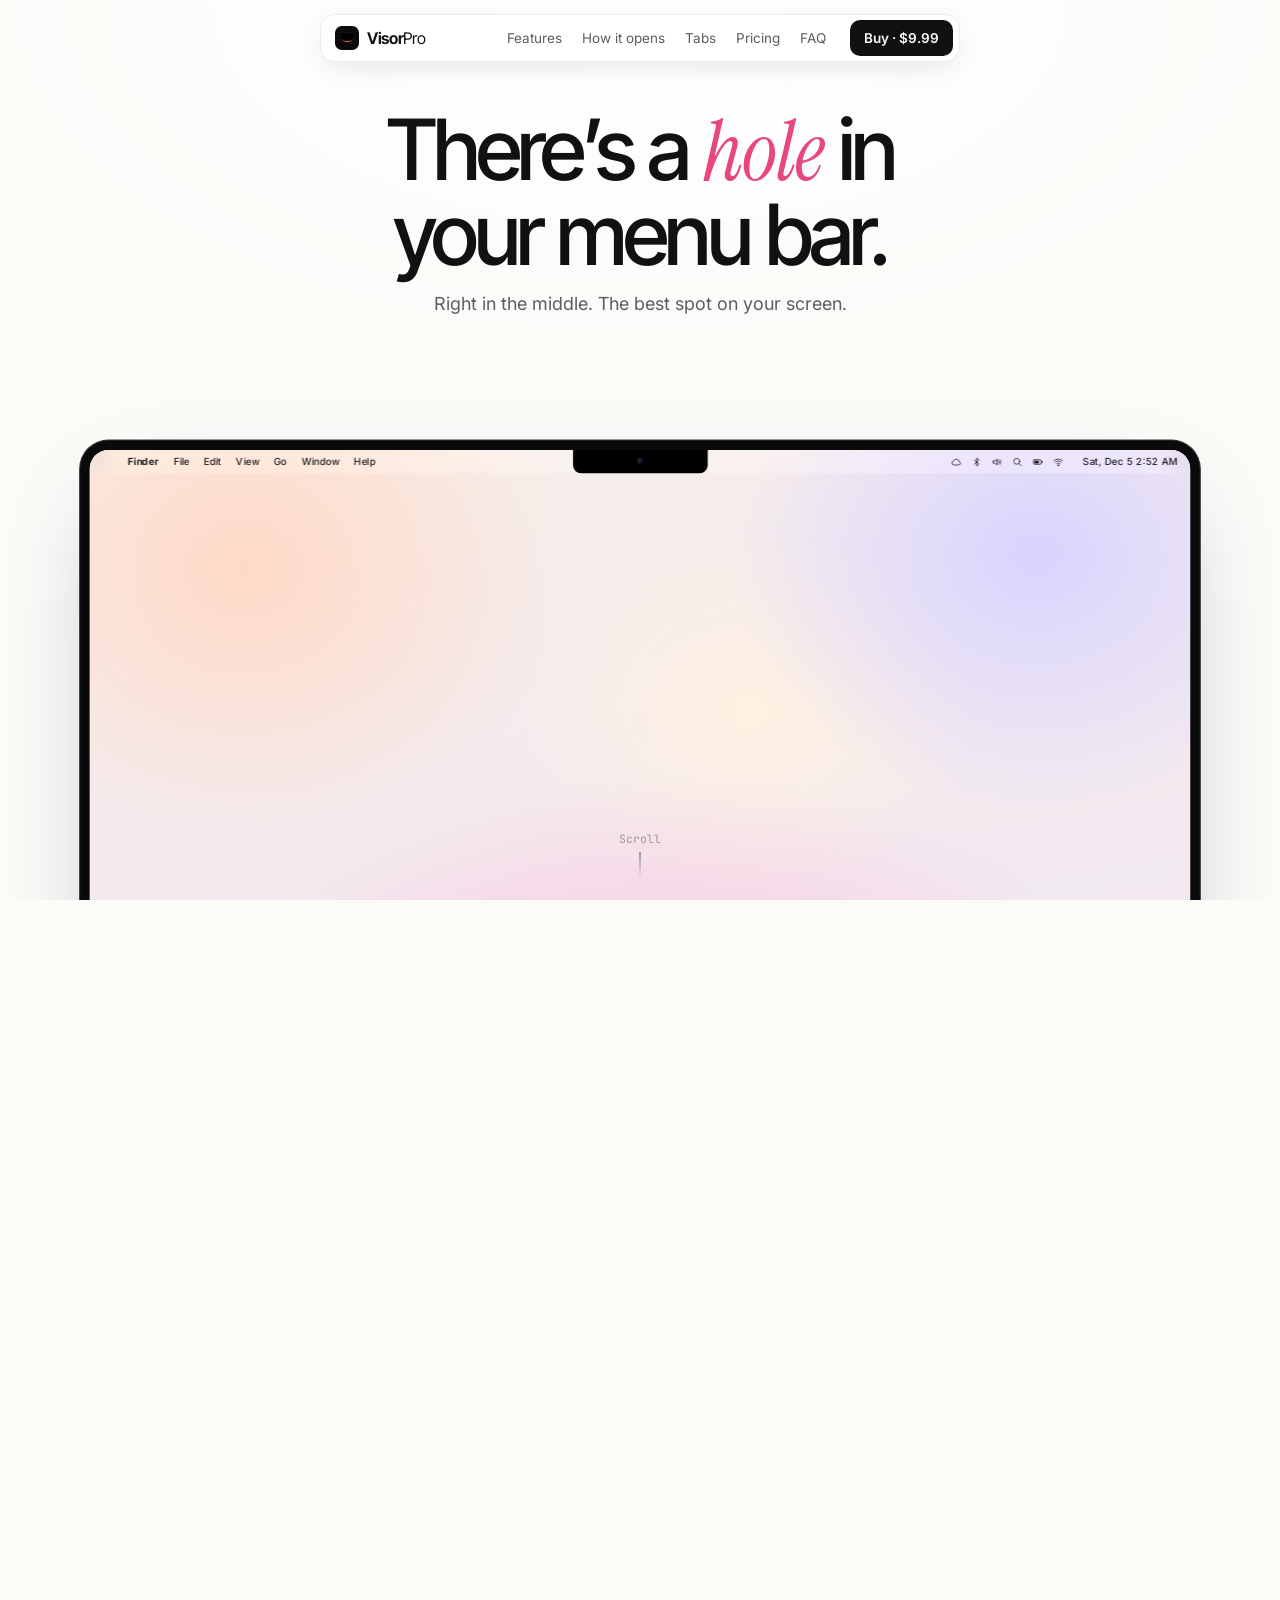
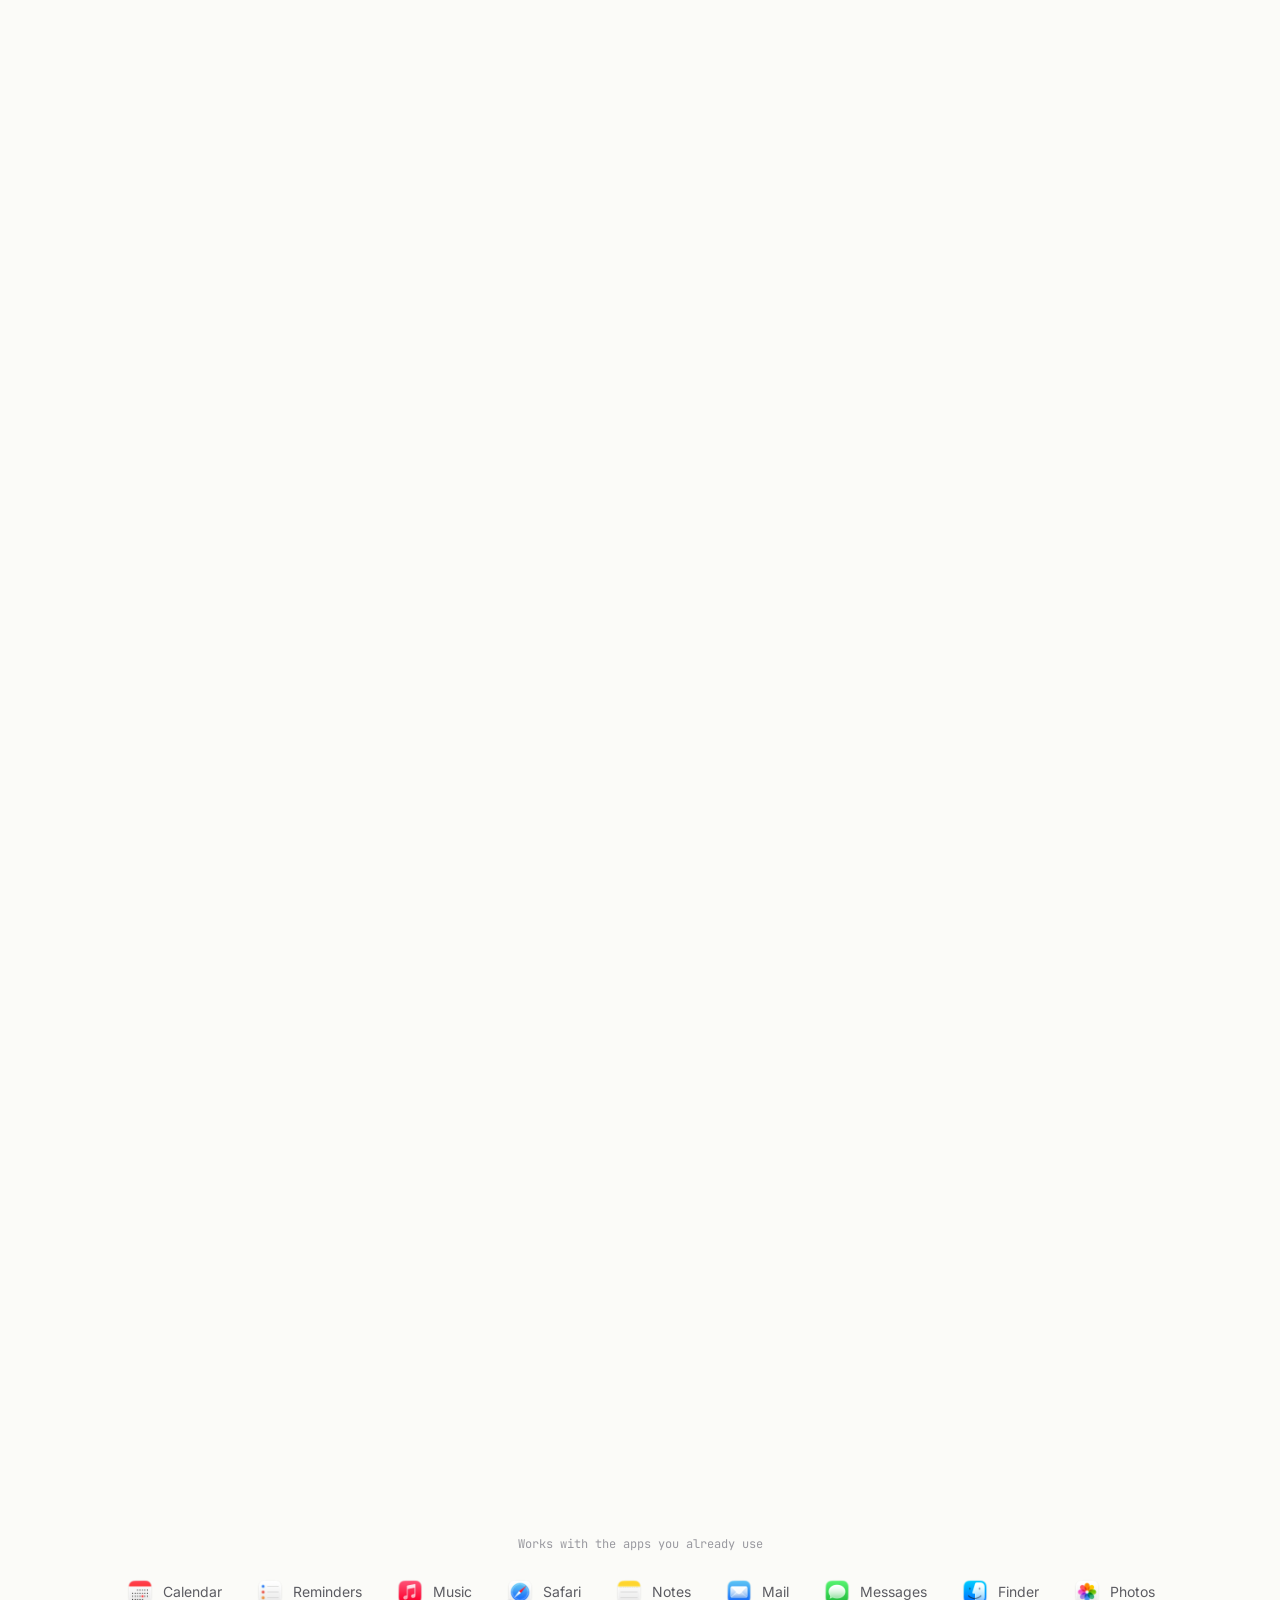
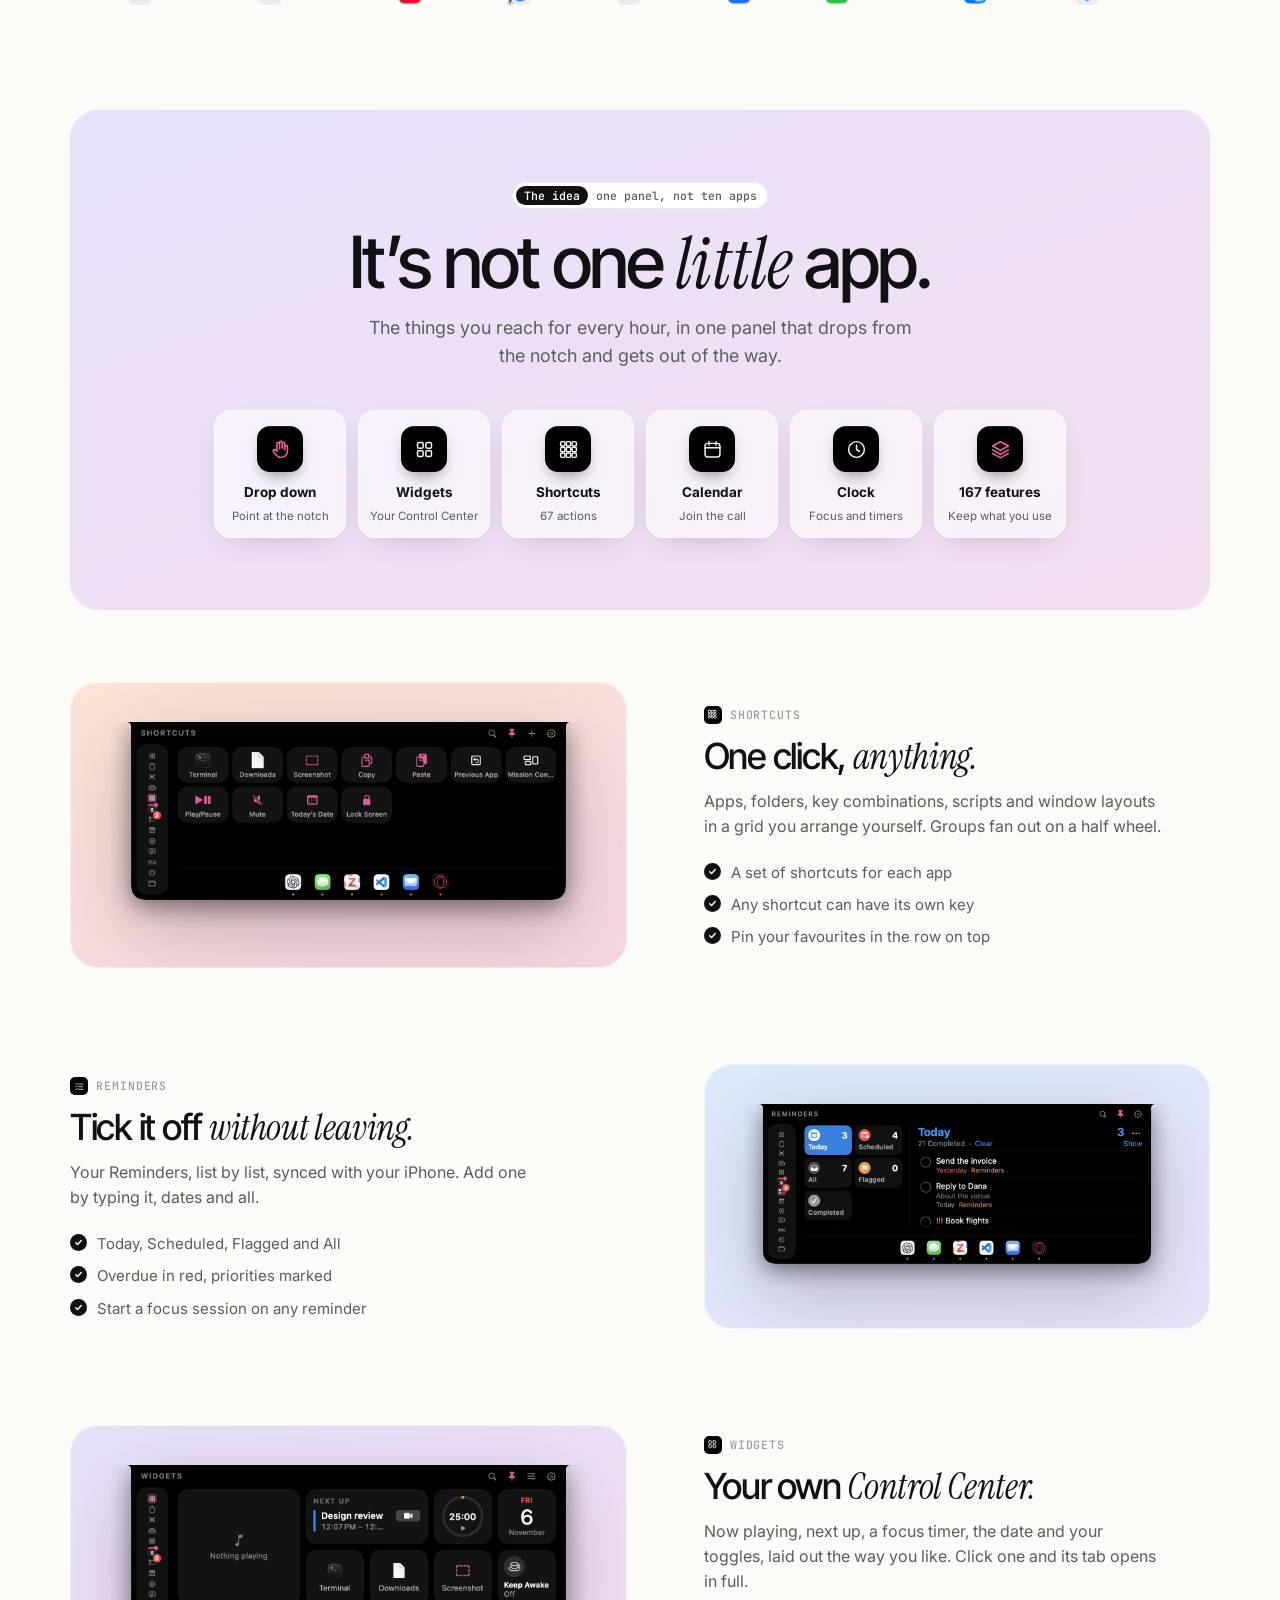
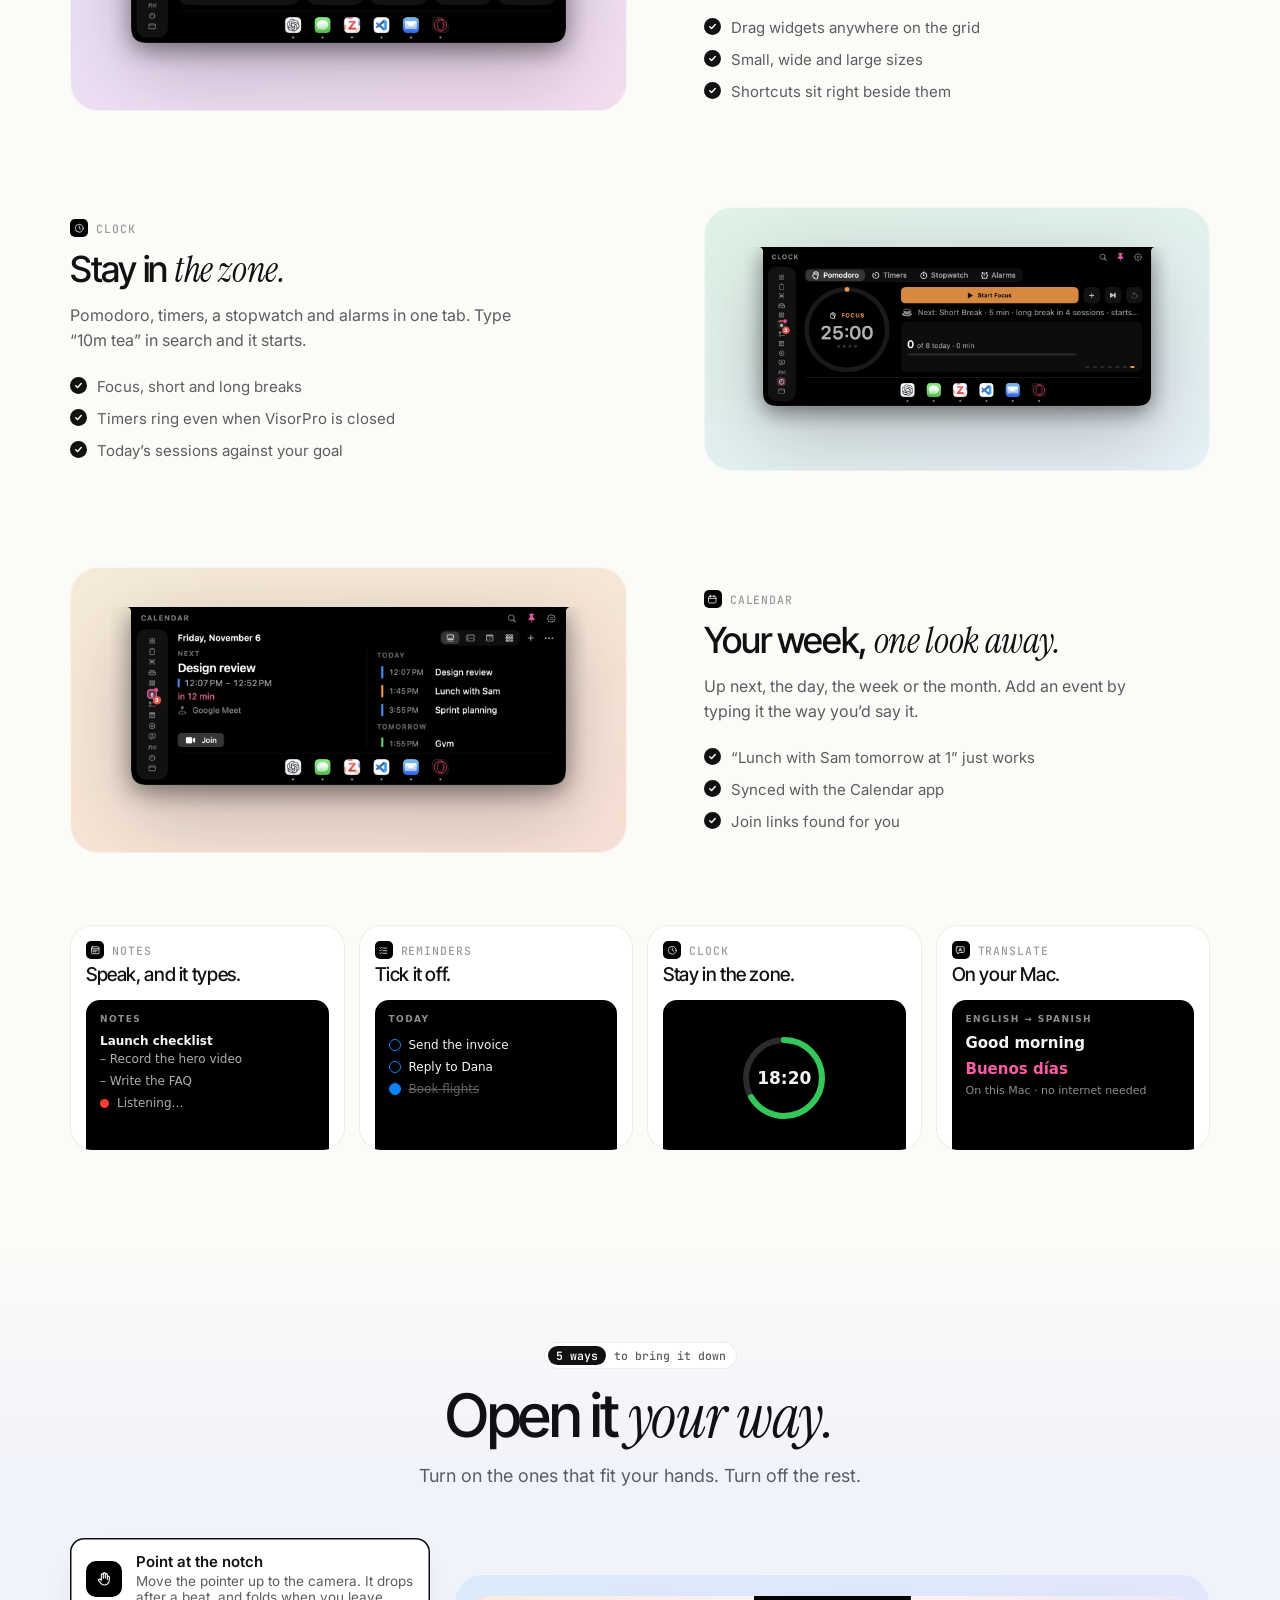
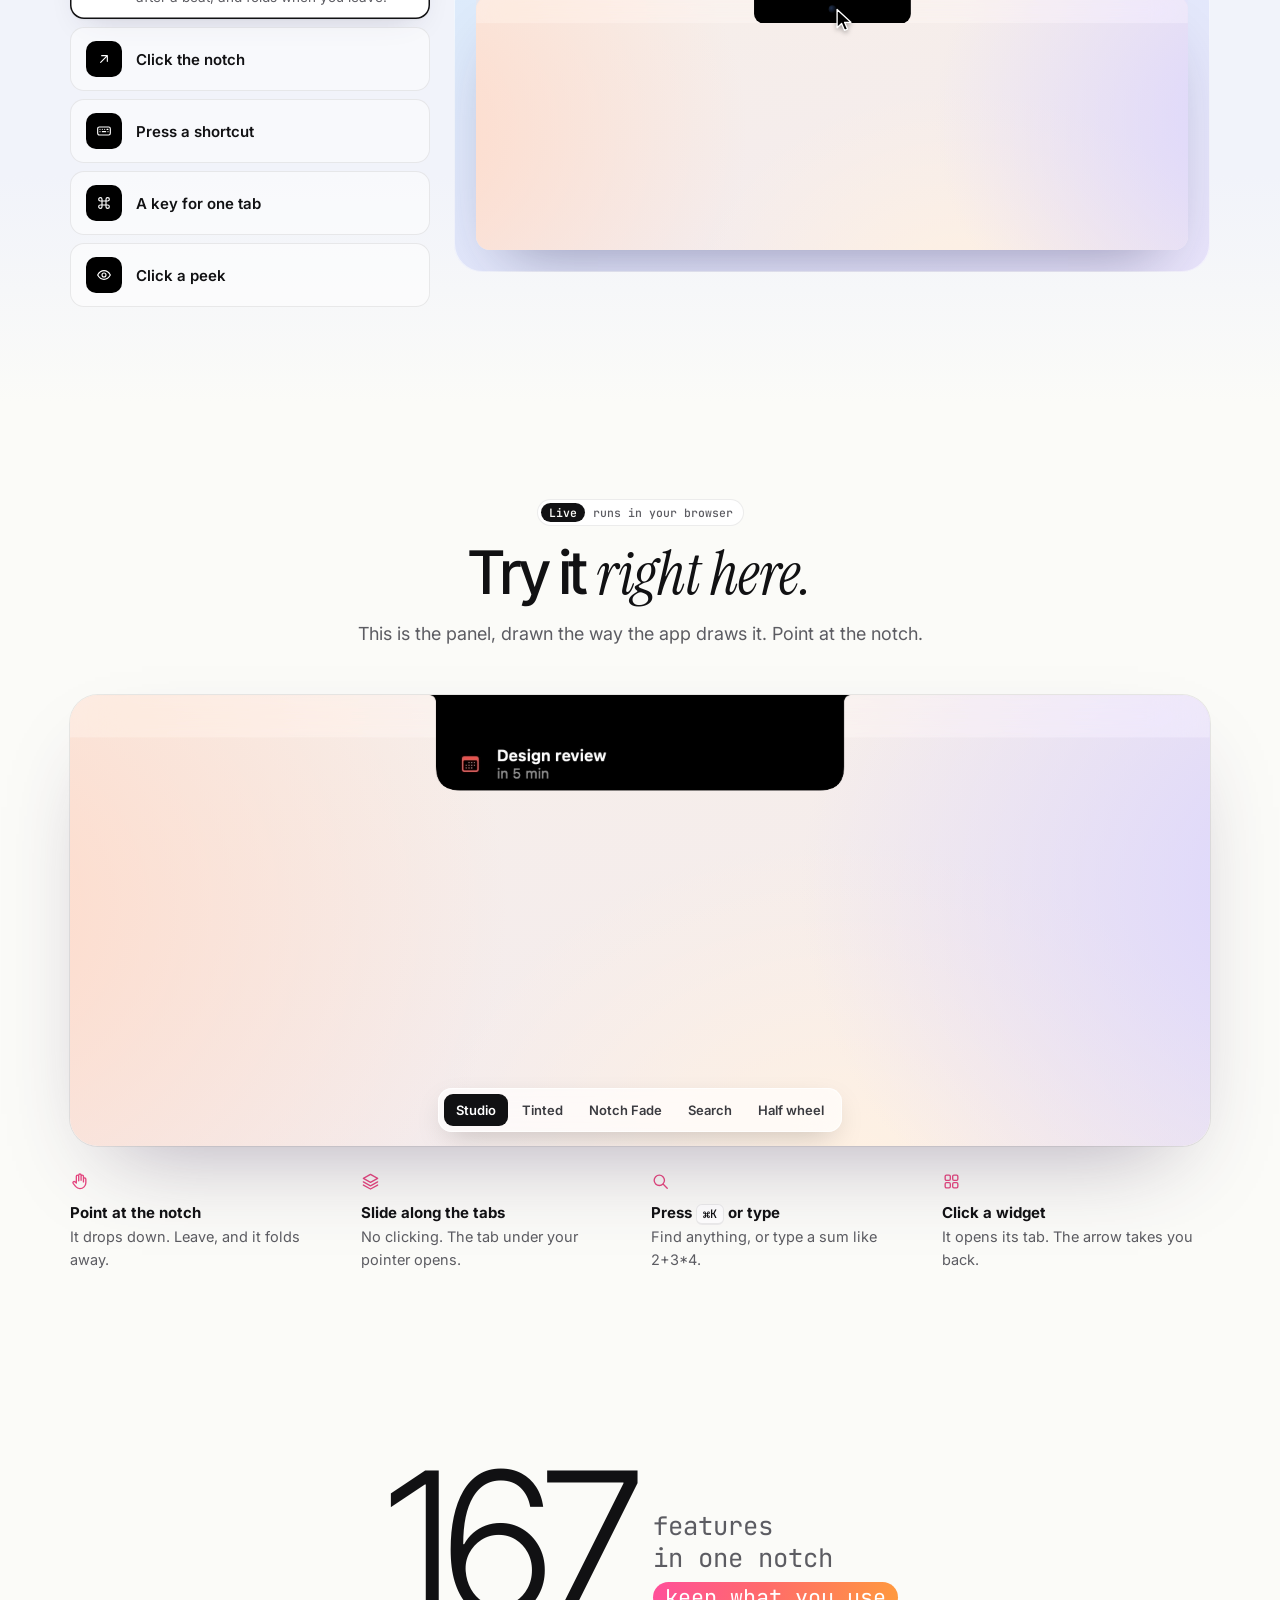
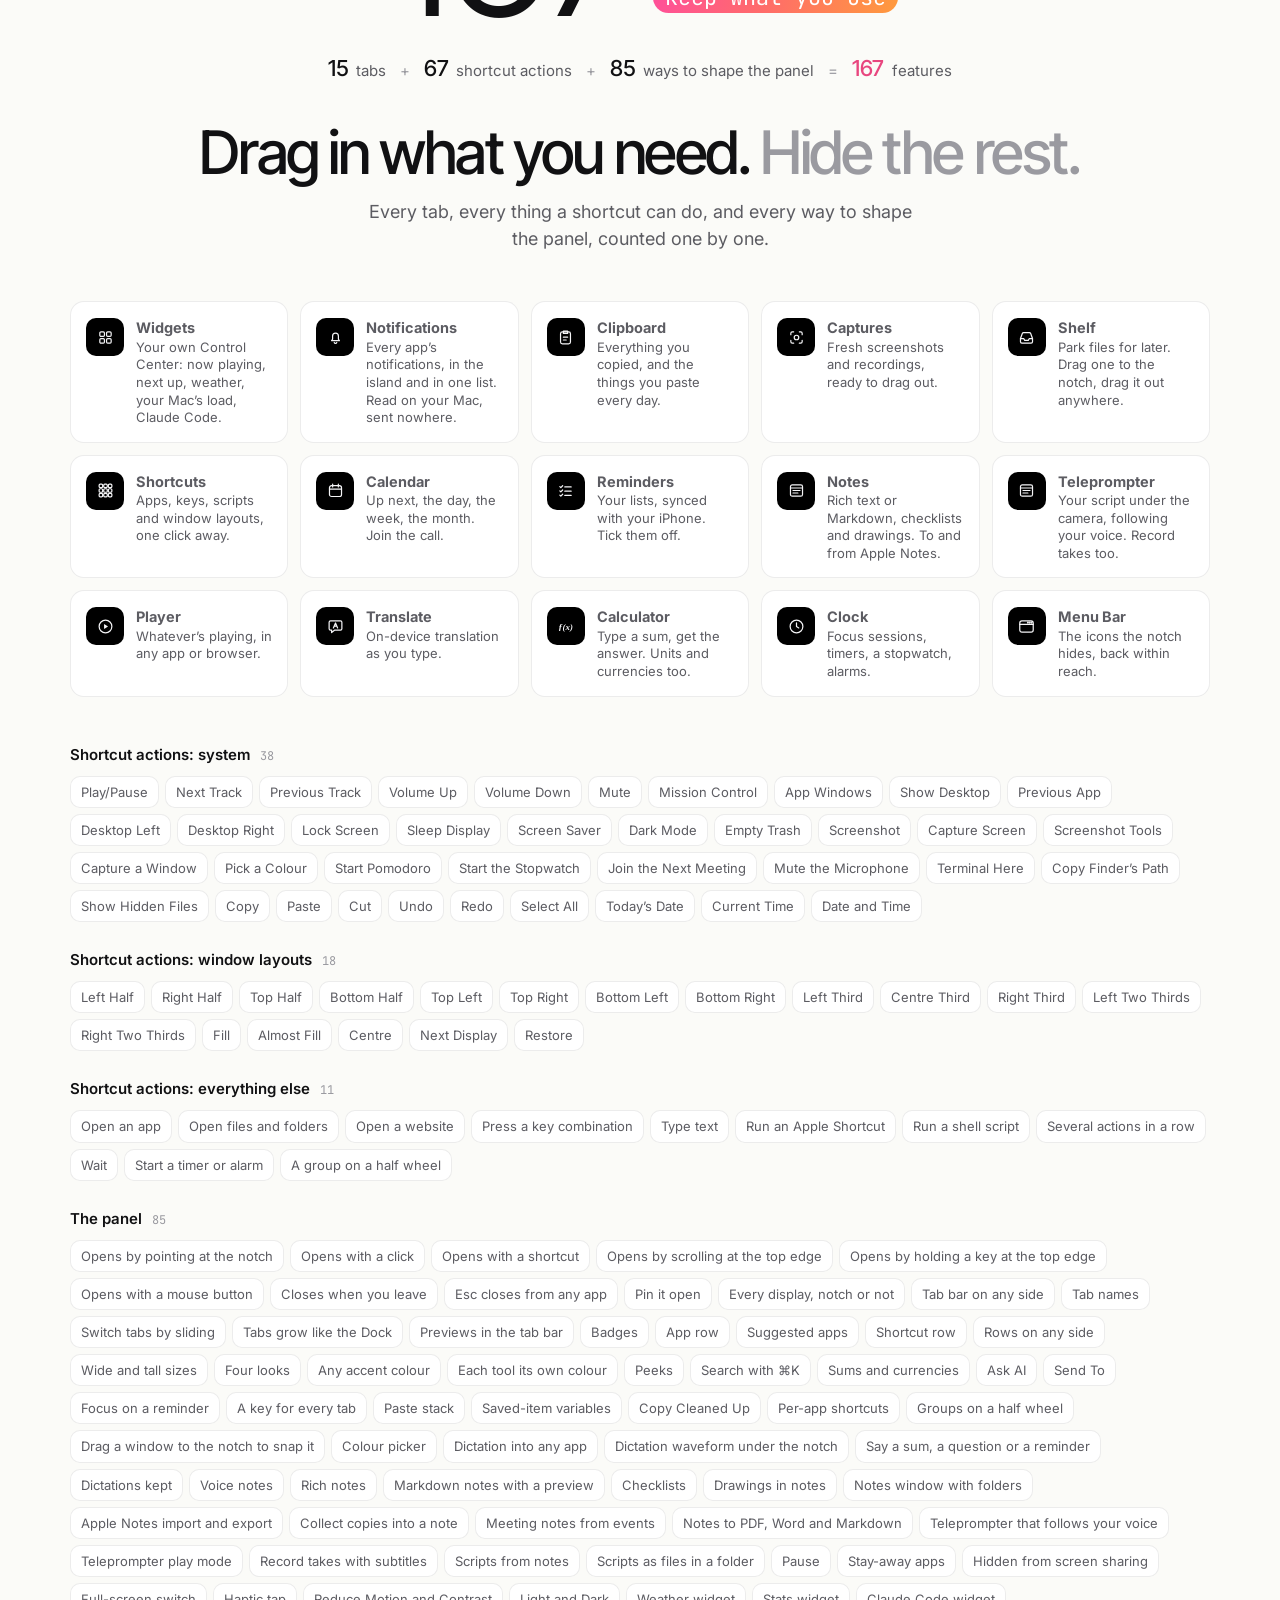
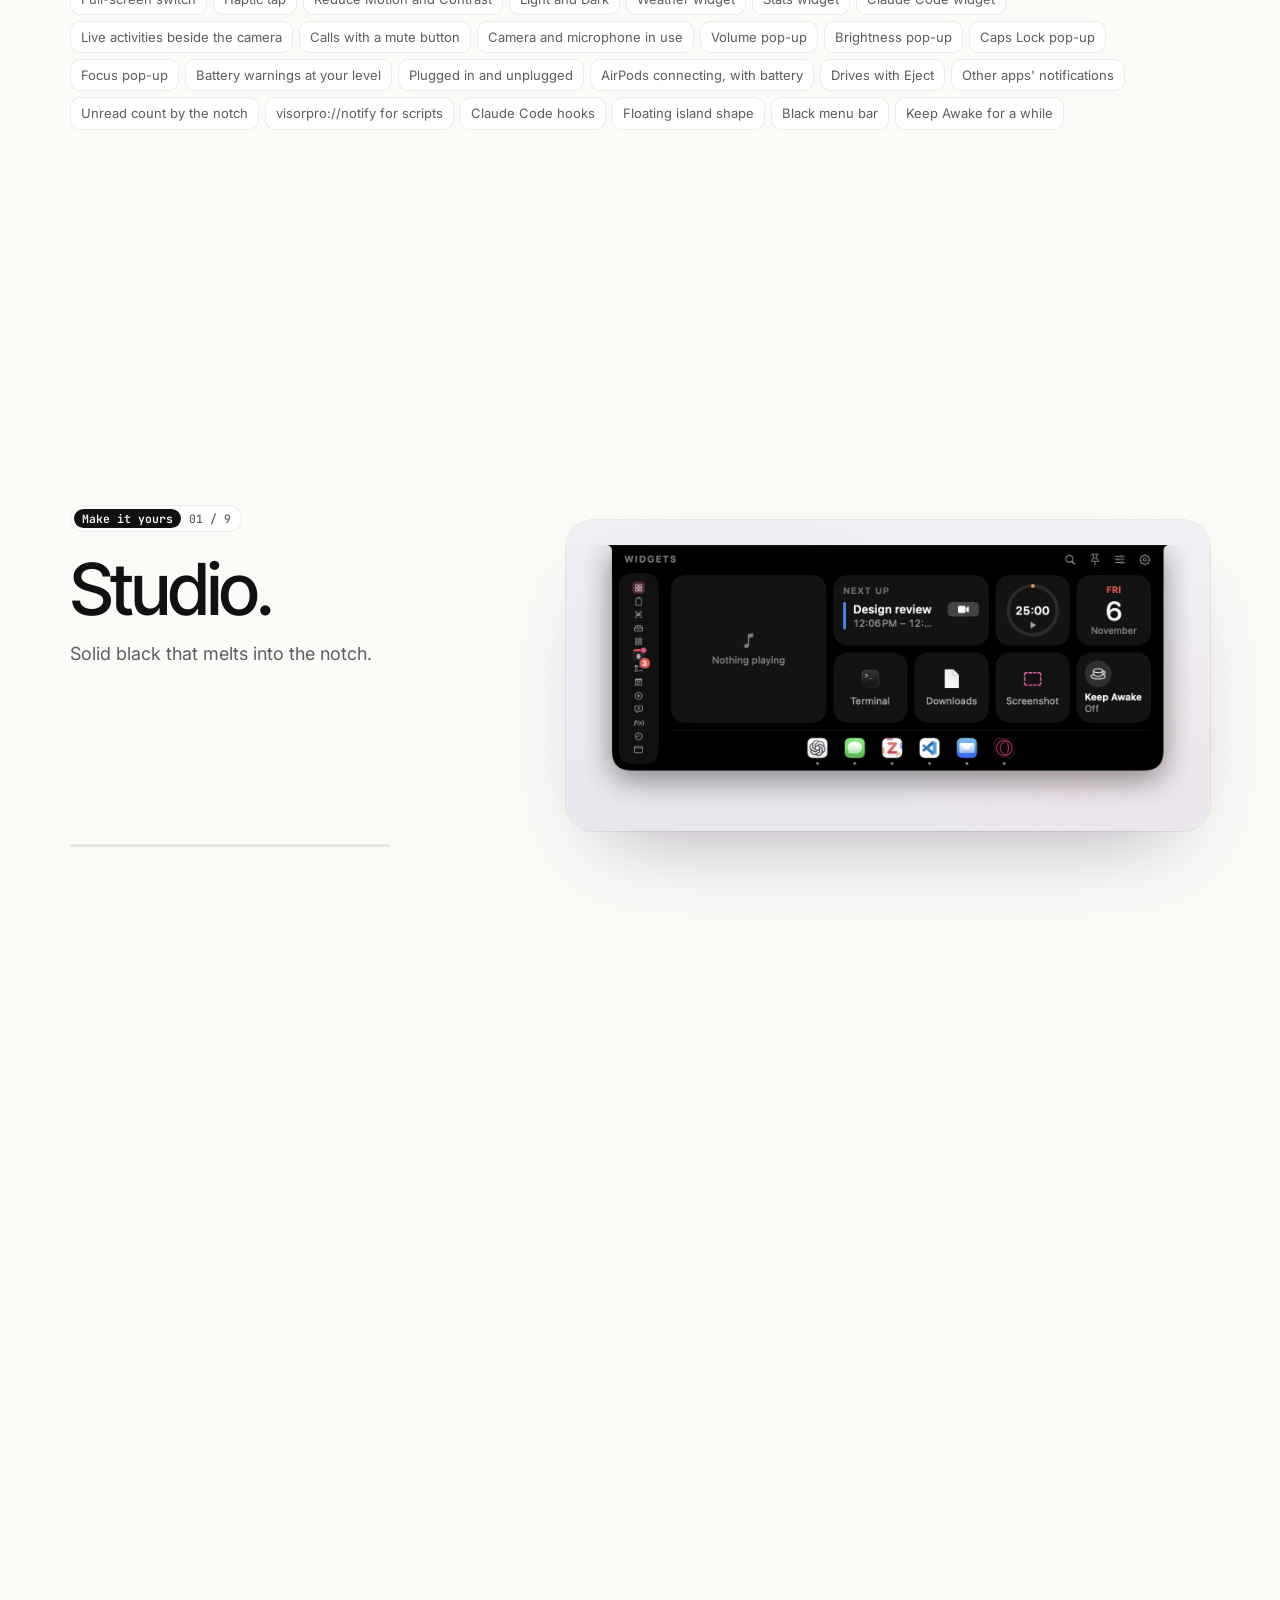
<file: index.html>
<!doctype html>
<html lang="en">
<head>
<meta charset="utf-8">
<meta name="viewport" content="width=device-width, initial-scale=1, viewport-fit=cover">
<title>VisorPro — The notch, put to work</title>
<meta name="description" content="The notch takes the best spot on your Mac's screen and does nothing with it. VisorPro turns it into a panel that drops down when you point at it.">
<meta name="theme-color" content="#fbfbf8">
<link rel="icon" href="assets/favicon.svg" type="image/svg+xml">
<link rel="preconnect" href="https://fonts.googleapis.com">
<link rel="stylesheet" href="https://fonts.googleapis.com/css2?family=Inter:wght@400;500;600;700&family=Inter+Tight:wght@300;400;500;600&family=Instrument+Serif:ital@1&family=JetBrains+Mono:wght@400;500&display=swap">
<link rel="stylesheet" href="assets/site.css">
<link rel="stylesheet" href="assets/panel.css">
</head>
<body data-page="home">
<div id="site-header"></div>

<main>
  <!-- the story -->
  <section class="story" id="top">
    <div class="stick">
      <div class="lines">
        <div class="line" data-in="0" data-out=".14"><h1>There’s a <em>hole</em> in your menu bar.</h1><p>Right in the middle. The best spot on your screen.</p></div>
        <div class="line" data-in=".14" data-out=".3"><h1>Your icons <em>hide</em> behind it.</h1><p>Add one more, and another disappears.</p></div>
        <div class="line" data-in=".3" data-out=".44"><h1>And it does <em>nothing.</em></h1><p>All day, on every Mac with a camera in the screen.</p></div>
        <div class="line" data-in=".44" data-out=".6"><h1>Until you <em>point</em> at it.</h1></div>
        <div class="line final" data-in=".8" data-out="9">
          <span class="chip"><b><span data-features></span> features</b>one notch</span>
          <h1>The notch, <span class="notch-chip"><i></i><em>put to work.</em></span></h1>
          <p>VisorPro drops down from the camera with your day, your clipboard, what’s playing and the icons the notch was hiding. Move away and it folds back.</p>
          <div class="ctas"><a class="btn p lg" href="checkout.html">Buy VisorPro · <span data-price="early"></span></a><a class="btn s lg" href="#try"><span data-icon="play"></span>See it work</a></div>
          <div class="facts"><span><span data-trial></span>-day free trial</span><span>Local-first</span><span>No account</span><span>Apple silicon &amp; Intel</span><span>macOS 13+</span></div>
        </div>
      </div>
      <div id="hero-mac"></div>
      <div class="scroll-cue" id="cue">Scroll<i></i></div>
    </div>
  </section>

  <div class="works wrap"><p>Works with the apps you already use</p><div class="apps" id="apps"></div></div>

  <!-- features -->
  <section id="features">
    <div class="wrap">
      <div class="block center">
        <span class="chip"><b>The idea</b>one panel, not ten apps</span>
        <h2>It’s not one <em>little</em> app.</h2>
        <p class="lede">The things you reach for every hour, in one panel that drops from the notch and gets out of the way.</p>
        <div class="mini-rail" id="mini-rail"></div>
      </div>

      <div class="frow">
        <div class="fv" style="background:var(--peach)"><img class="fimg" src="assets/shots/tab-shortcuts.webp" alt="The Shortcuts tab" loading="lazy"></div>
        <div class="ft"><span class="label"><span class="sq" data-icon="shortcuts"></span>Shortcuts</span><h3>One click, <em>anything.</em></h3>
          <p>Apps, folders, key combinations, scripts and window layouts in a grid you arrange yourself. Groups fan out on a half wheel.</p>
          <ul class="ticks"><li>A set of shortcuts for each app</li><li>Any shortcut can have its own key</li><li>Pin your favourites in the row on top</li></ul></div>
      </div>
      <div class="frow rev">
        <div class="fv" style="background:var(--sky)"><img class="fimg" src="assets/shots/tab-tasks.webp" alt="The Reminders tab" loading="lazy"></div>
        <div class="ft"><span class="label"><span class="sq" data-icon="checklist"></span>Reminders</span><h3>Tick it off <em>without leaving.</em></h3>
          <p>Your Reminders, list by list, synced with your iPhone. Add one by typing it, dates and all.</p>
          <ul class="ticks"><li>Today, Scheduled, Flagged and All</li><li>Overdue in red, priorities marked</li><li>Start a focus session on any reminder</li></ul></div>
      </div>
      <div class="frow">
        <div class="fv" style="background:var(--lilac)"><img class="fimg" src="assets/shots/tab-widgets.webp" alt="The Widgets tab" loading="lazy"></div>
        <div class="ft"><span class="label"><span class="sq" data-icon="grid2"></span>Widgets</span><h3>Your own <em>Control Center.</em></h3>
          <p>Now playing, next up, a focus timer, the date and your toggles, laid out the way you like. Click one and its tab opens in full.</p>
          <ul class="ticks"><li>Drag widgets anywhere on the grid</li><li>Small, wide and large sizes</li><li>Shortcuts sit right beside them</li></ul></div>
      </div>
      <div class="frow rev">
        <div class="fv" style="background:var(--mint)"><img class="fimg" src="assets/shots/tab-pomodoro.webp" alt="The Clock tab" loading="lazy"></div>
        <div class="ft"><span class="label"><span class="sq" data-icon="clock"></span>Clock</span><h3>Stay in <em>the zone.</em></h3>
          <p>Pomodoro, timers, a stopwatch and alarms in one tab. Type “10m tea” in search and it starts.</p>
          <ul class="ticks"><li>Focus, short and long breaks</li><li>Timers ring even when VisorPro is closed</li><li>Today’s sessions against your goal</li></ul></div>
      </div>
      <div class="frow">
        <div class="fv" style="background:var(--sand)"><img class="fimg" src="assets/shots/tab-calendar.webp" alt="The Calendar tab" loading="lazy"></div>
        <div class="ft"><span class="label"><span class="sq" data-icon="calendar"></span>Calendar</span><h3>Your week, <em>one look away.</em></h3>
          <p>Up next, the day, the week or the month. Add an event by typing it the way you’d say it.</p>
          <ul class="ticks"><li>“Lunch with Sam tomorrow at 1” just works</li><li>Synced with the Calendar app</li><li>Join links found for you</li></ul></div>
      </div>

      <div class="small4">
        <div class="sc4"><span class="label"><span class="sq" data-icon="notelines"></span>Notes</span><b>Speak, and it types.</b><div class="scr4"><div class="t">NOTES</div><div style="font-weight:700">Launch checklist</div><div class="row" style="color:#aeaeb2">– Record the hero video</div><div class="row" style="color:#aeaeb2">– Write the FAQ</div><div class="row"><span style="width:9px;height:9px;border-radius:50%;background:#ff3b30"></span><span style="color:#aeaeb2">Listening…</span></div></div></div>
        <div class="sc4"><span class="label"><span class="sq" data-icon="checklist"></span>Reminders</span><b>Tick it off.</b><div class="scr4"><div class="t">TODAY</div><div class="row"><span class="ck"></span>Send the invoice</div><div class="row"><span class="ck"></span>Reply to Dana</div><div class="row" style="color:#636366"><span class="ck f"></span><s>Book flights</s></div></div></div>
        <div class="sc4"><span class="label"><span class="sq" data-icon="clock"></span>Clock</span><b>Stay in the zone.</b><div class="scr4"><svg class="ring" viewBox="0 0 92 92"><circle cx="46" cy="46" r="38" fill="none" stroke="#2c2c2e" stroke-width="6"/><circle cx="46" cy="46" r="38" fill="none" stroke="#34c759" stroke-width="6" stroke-linecap="round" stroke-dasharray="238.8" stroke-dashoffset="80" transform="rotate(-90 46 46)"/></svg><div class="ring"><b>18:20</b></div></div></div>
        <div class="sc4"><span class="label"><span class="sq" data-icon="charbubble"></span>Translate</span><b>On your Mac.</b><div class="scr4"><div class="t">ENGLISH → SPANISH</div><div style="font-size:15px;font-weight:600">Good morning</div><div style="font-size:15px;font-weight:600;color:#ff5ca8;margin-top:8px">Buenos días</div><div style="color:#8e8e93;margin-top:6px;font-size:11px">On this Mac · no internet needed</div></div></div>
      </div>
    </div>
  </section>

  <!-- how it opens -->
  <section id="ways" class="tint">
    <div class="wrap center">
      <span class="chip"><b>5 ways</b>to bring it down</span>
      <h2>Open it <em>your way.</em></h2>
      <p class="lede">Turn on the ones that fit your hands. Turn off the rest.</p>
      <div class="ways" style="text-align:left">
        <div class="way-list" id="way-list"></div>
        <div class="way-v"><div id="way-mac"></div><div class="keys" id="keys"></div></div>
      </div>
    </div>
  </section>

  <!-- try it -->
  <section id="try">
    <div class="wrap">
      <div class="center"><span class="chip"><b>Live</b>runs in your browser</span><h2>Try it <em>right here.</em></h2><p class="lede">This is the panel, drawn the way the app draws it. Point at the notch.</p></div>
      <div class="stage"><div id="demo-mac"></div>
        <div class="dock-ctl"><div class="pills" id="looks-pills"><button data-l="studio" class="on">Studio</button><button data-l="tinted">Tinted</button><button data-l="fade">Notch Fade</button><button data-l="search">Search</button><button data-l="wheel">Half wheel</button></div></div>
      </div>
      <div class="howto">
        <div><span data-icon="hand"></span><b>Point at the notch</b>It drops down. Leave, and it folds away.</div>
        <div><span data-icon="layers"></span><b>Slide along the tabs</b>No clicking. The tab under your pointer opens.</div>
        <div><span data-icon="search"></span><b>Press <kbd>⌘K</kbd> or type</b>Find anything, or type a sum like 2+3*4.</div>
        <div><span data-icon="grid2"></span><b>Click a widget</b>It opens its tab. The arrow takes you back.</div>
      </div>
    </div>
  </section>

  <!-- every feature -->
  <section id="tabs">
    <div class="wrap center">
      <div class="big13"><span class="n" data-features></span><span class="s">features<br>in one notch<br><mark>keep what you use</mark></span></div>
      <div class="breakdown" id="breakdown"></div>
      <h2>Drag in what you need. <span class="muted">Hide the rest.</span></h2>
      <p class="lede">Every tab, every thing a shortcut can do, and every way to shape the panel, counted one by one.</p>
      <div class="gal" id="gal" style="text-align:left"></div>
      <div class="flist" id="flist" style="text-align:left"></div>
    </div>
  </section>

  <section id="looks" class="show">
    <div class="show-stick">
      <div class="wrap show-in">
        <div class="show-text">
          <span class="chip"><b>Make it yours</b><span id="show-count">01 / 10</span></span>
          <div class="show-titles" id="show-titles"></div>
          <div class="show-bar"><i id="show-bar"></i></div>
        </div>
        <div class="show-stage" id="show-stage"><div id="show-mac"></div></div>
      </div>
    </div>
  </section>

  <!-- the maker's own setup -->
  <section id="mine">
    <div class="wrap">
      <div class="center"><span class="chip"><b>The maker’s setup</b>straight from my Mac</span><h2>This one’s <em>mine.</em></h2>
        <p class="lede">Notch Fade, every tool in its own colour, tab names on, tall, with my shortcuts and apps along the top.</p></div>
      <div class="mine"><div id="mine-mac"></div></div>
      <div class="mine-notes" id="mine-notes"></div>
    </div>
  </section>

  <!-- compare -->
  <section id="compare">
    <div class="wrap center">
      <span class="chip"><b>Compare</b>one app, not five</span>
      <h2>One notch. <span class="muted">Not a menu bar full of apps.</span></h2>
      <p class="lede">A clipboard manager, a menu bar tidier, a timer, a widget app. VisorPro does all of it, from one place you already look.</p>
      <div class="cmp"><div class="cmp-in"><table id="cmp"></table></div><small>A comparison with doing the same jobs using separate single-purpose apps.</small></div>
    </div>
  </section>

  <!-- pricing -->
  <section id="pricing">
    <div class="wrap center">
      <span class="chip"><b>Pricing</b>pay once</span>
      <h2>Try it free. <em>Keep it forever.</em></h2>
      <p class="lede">No subscription and no account. Every version 1 update included.</p>
      <div class="plans" style="text-align:left">
        <div class="plan"><div class="nm">Free trial <span class="chip"><b>No card</b>no account</span></div><div class="amt"><b>$0</b></div><div class="per">for <span data-trial></span> days, everything on</div><div class="macs"><button class="on" disabled>Every tab, every look</button></div>
          <ul class="ticks"><li>Every tab and every look</li><li>No card, no account</li><li>Keeps your settings when you buy</li><li>Works on all your Macs</li></ul><a class="btn s lg" href="#faq">Download the trial</a></div>
        <div class="plan pro"><div class="nm">VisorPro <span class="chip"><b>Early bird</b>until launch</span></div>
          <div class="amt"><b id="amt"></b><s id="reg"></s></div><div class="per">one-time purchase</div>
          <div class="macs" id="macs"><button data-n="1" class="on">1 Mac</button><button data-n="2">2 Macs</button><button data-n="5">5 Macs</button></div>
          <ul class="ticks"><li>Everything in the trial, for good</li><li>Free updates for version 1</li><li id="mac-li">Use it on 1 Mac</li><li>Licence key by email</li></ul><a class="btn l lg" href="checkout.html">Buy VisorPro</a></div>
      </div>
      <p class="fine">Prices in US dollars. Tax for your country is added at checkout.</p>
    </div>
  </section>

  <!-- privacy -->
  <section id="privacy">
    <div class="wrap">
      <div class="center"><span class="chip"><b>Privacy</b>no account · no cloud copy</span><h2>Your stuff <em>stays home.</em></h2><p class="lede">Everything VisorPro keeps, it keeps on your Mac. That’s the whole policy.</p></div>
      <div class="bento">
        <div class="bx big"><span class="lock"></span><b>Nothing leaves your Mac unless you say so.</b><span>Your clipboard, notes, captures and history live on this Mac, in VisorPro’s own folder.</span></div>
        <div class="bx" style="background:var(--peach)"><span class="ico" data-icon="user"></span><b>No account. No tracking.</b><span>No sign-up and no ads. Nothing to log in to.</span></div>
        <div class="bx" style="background:var(--sky)"><span class="ico" data-icon="eye"></span><b>Invisible on calls</b><span>It never shows up when you share your screen or record it.</span></div>
        <div class="bx" style="background:var(--lilac)"><span class="ico" data-icon="shield"></span><b>Skips your passwords</b><span>Copies from password managers are never recorded.</span></div>
        <div class="bx" style="background:var(--mint)"><span class="ico" data-icon="leaf"></span><b>Idle when folded away</b><span>No background work, so your battery won’t notice.</span></div>
      </div>
    </div>
  </section>

  <!-- closing -->
  <section>
    <div class="wrap"><div class="closing center"><span class="icon" id="big-mark"></span><h2>Clear your menu bar.<br><em>Keep your tools.</em></h2>
      <p class="lede">Everything you reach for, one point away.</p>
      <div class="ctas"><a class="btn p lg" href="checkout.html">Buy VisorPro · <span data-price="early"></span></a><a class="btn s lg" href="#pricing">Try it free</a></div>
      <div class="facts"><span>macOS 13+</span><span>Apple silicon &amp; Intel</span><span>Paid once</span></div></div></div>
  </section>

  <!-- faq -->
  <section id="faq">
    <div class="wrap faqg">
      <div><span class="label">FAQ</span><h2>Questions, <em>answered.</em></h2><p class="lede">Something else? <a href="mailto:hello@visorpro.app">Ask us.</a></p></div>
      <div class="faq" id="faqs"></div>
    </div>
  </section>
</main>

<div id="site-footer"></div>
<script src="assets/icons.js"></script>
<script src="assets/data.js"></script>
<script src="assets/panel.js"></script>
<script src="assets/site.js"></script>
<script src="assets/home.js"></script>
</body>
</html>
</file>
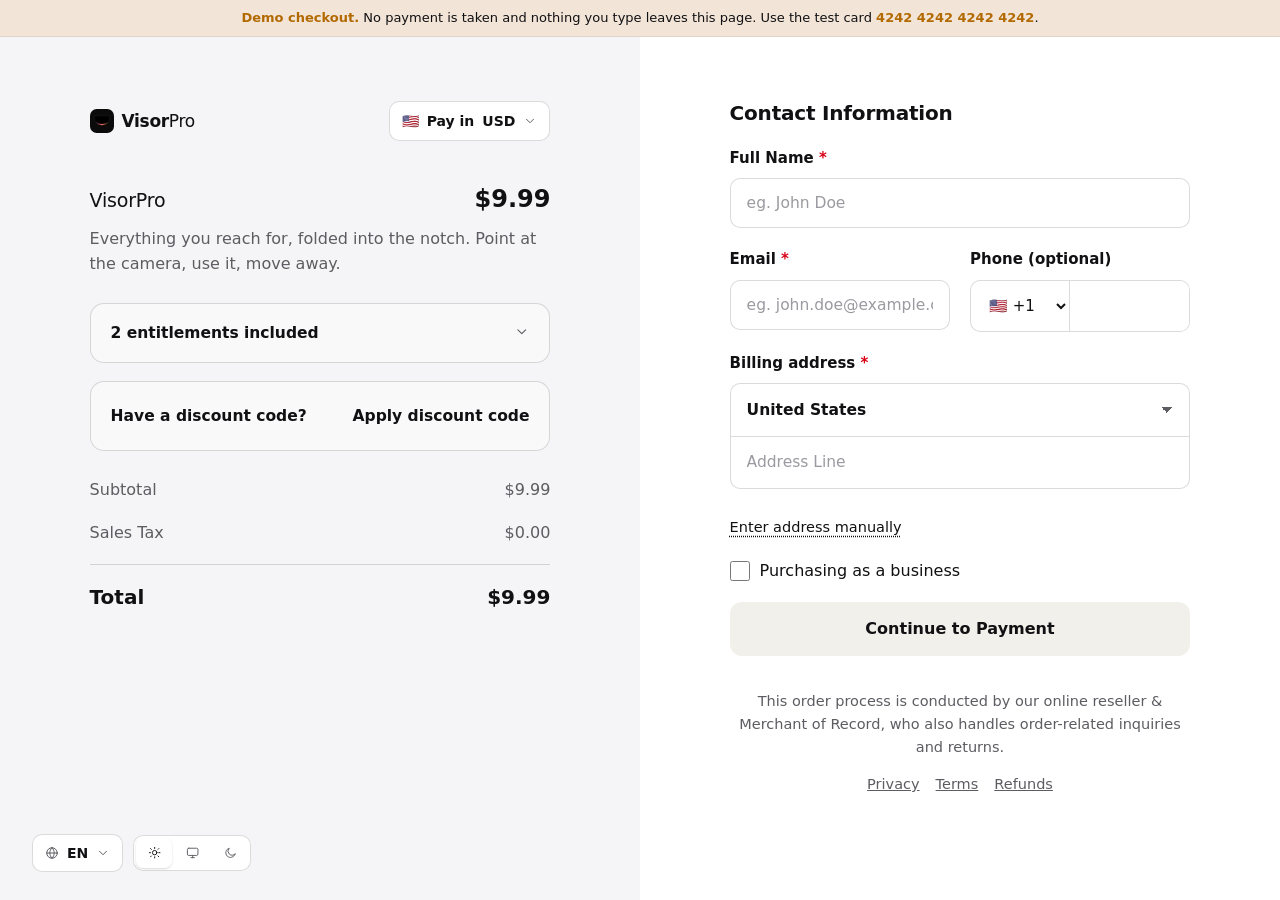
<file: checkout.html>
<!doctype html>
<html lang="en">
<head>
<meta charset="utf-8">
<meta name="viewport" content="width=device-width, initial-scale=1, viewport-fit=cover">
<title>VisorPro Checkout</title>
<meta name="robots" content="noindex">
<link rel="icon" href="assets/favicon.svg" type="image/svg+xml">
<link rel="preconnect" href="https://fonts.googleapis.com">
<link rel="stylesheet" href="https://fonts.googleapis.com/css2?family=Bricolage+Grotesque:opsz,wght@12..96,600;12..96,700&family=Instrument+Sans:wght@400;500;600;700&display=swap">
<link rel="stylesheet" href="assets/site.css">
<style>
  /* Demo checkout. Two halves: the order on the left, the form on the right. */
  :root { --left: #f5f5f7; --right: #ffffff; --field: #fff; --field-line: rgba(0,0,0,.14) }
  @media (prefers-color-scheme: dark) { :root:not([data-theme="light"]) { --left: #1c1c1e; --right: #111112; --field: #161618; --field-line: rgba(255,255,255,.12) } }
  :root[data-theme="dark"] { --left: #1c1c1e; --right: #111112; --field: #161618; --field-line: rgba(255,255,255,.12) }
  body { min-height: 100vh; display: flex; flex-direction: column; background: var(--right) }
  .demo { background: color-mix(in oklab, var(--warn) 18%, var(--right)); color: var(--fg); font-size: 13px; text-align: center; padding: 8px 16px; border-bottom: 1px solid var(--line) }
  .demo b { color: var(--warn) }
  .co { flex: 1; display: grid; grid-template-columns: 1fr 1fr }
  .co-l { background: var(--left); display: flex; flex-direction: column; padding: 64px clamp(16px, 7vw, 120px) 28px; position: relative }
  .co-r { background: var(--right); padding: 64px clamp(16px, 7vw, 120px) 40px }
  .co-l > .in, .co-r > .in { max-width: 560px; width: 100%; margin-left: auto }
  .co-r > .in { margin: 0 auto 0 0 }
  @media (max-width: 900px) { .co { grid-template-columns: 1fr } .co-l, .co-r { padding: 32px 16px } .co-l > .in, .co-r > .in { margin: 0 auto } .co-l .tools { position: static; margin-top: 24px } }
  .top { display: flex; justify-content: space-between; align-items: center; gap: 12px; margin-bottom: 44px }
  .brand { font-size: 17px }
  .dd { position: relative }
  .ddb { display: inline-flex; align-items: center; gap: 8px; height: 40px; padding: 0 12px; border-radius: 10px; background: var(--right); border: 1px solid var(--field-line); color: var(--fg); font: 600 14px var(--sans); cursor: pointer }
  .ddb .i { color: var(--fg2) }
  .ddm { position: absolute; right: 0; top: 46px; z-index: 20; min-width: 220px; padding: 5px; border-radius: 12px; background: var(--surface); border: 1px solid var(--line); box-shadow: var(--shadow); display: none }
  .ddm.up { top: auto; bottom: 46px; left: 0; right: auto }
  .dd.open .ddm { display: block }
  .ddm button { display: flex; width: 100%; gap: 10px; align-items: center; padding: 8px 10px; border: 0; background: none; border-radius: 8px; color: var(--fg); font: 14px var(--sans); cursor: pointer; text-align: left }
  .ddm button:hover { background: var(--surface2) } .ddm button small { margin-left: auto; color: var(--fg3) }
  .prod { display: flex; justify-content: space-between; align-items: baseline; gap: 16px }
  .prod h1 { font-size: 19px; letter-spacing: -0.01em } .prod .amt { font: 700 24px var(--display) }
  .desc { color: var(--fg2); margin: 14px 0 26px; font-size: 16px }
  .box { border: 1px solid var(--field-line); border-radius: 14px; background: color-mix(in oklab, var(--right) 40%, transparent); margin-bottom: 18px }
  .box > button { display: flex; width: 100%; justify-content: space-between; align-items: center; padding: 20px; background: none; border: 0; color: var(--fg); font: 600 15.5px var(--sans); cursor: pointer }
  .box > button .i { transition: transform .2s; color: var(--fg2) } .box.open > button .i { transform: rotate(180deg) }
  .box .more { display: none; padding: 0 20px 18px; font-size: 14.5px; color: var(--fg2) } .box.open .more { display: block }
  .ent { display: flex; gap: 10px; align-items: flex-start; padding: 6px 0 } .ent .i { color: var(--good); margin-top: 3px } .ent b { color: var(--fg); font-weight: 600 }
  .disc { display: flex; justify-content: space-between; align-items: center; padding: 22px 20px; gap: 12px; font-weight: 600; font-size: 15.5px }
  .disc .lnk { background: none; border: 0; color: var(--fg); font: 600 15.5px var(--sans); cursor: pointer; padding: 0 }
  .disc form { display: flex; gap: 8px; flex: 1; justify-content: flex-end } .disc input { max-width: 180px; height: 38px }
  .disc .ok { color: var(--good); font-weight: 600; display: flex; gap: 8px; align-items: center }
  .sum { margin-top: 8px; font-size: 16px }
  .sum div { display: flex; justify-content: space-between; padding: 9px 0; color: var(--fg2) }
  .sum .tot { border-top: 1px solid var(--field-line); margin-top: 10px; padding-top: 20px; color: var(--fg); font: 700 20px var(--display) }
  .sum .save { color: var(--good) }
  .tools { position: absolute; left: 32px; bottom: 28px; display: flex; gap: 10px; align-items: center }
  .tools .ddb { height: 38px; background: var(--right) }
  .tools .theme-sw { border-radius: 10px; padding: 3px; background: var(--right); box-shadow: inset 0 0 0 1px var(--field-line) } .tools .theme-sw button { border-radius: 7px; width: 36px; height: 30px }
  h2.sec { font: 600 20px var(--display); letter-spacing: -0.01em; margin: 0 0 22px }
  .row2 { display: grid; grid-template-columns: 1fr 1fr; gap: 20px } @media (max-width: 520px) { .row2 { grid-template-columns: 1fr } }
  .f { display: flex; flex-direction: column; gap: 8px; margin-bottom: 20px }
  .f label { font-weight: 600; font-size: 15px } .f label .req { color: var(--bad) }
  .inp { height: 50px; width: 100%; padding: 0 16px; border-radius: 10px; border: 1px solid var(--field-line); background: var(--field); color: var(--fg); font: 15.5px var(--sans); outline: none; transition: border-color .15s, box-shadow .15s }
  .inp::placeholder { color: var(--fg3) }
  .inp:focus { border-color: var(--accent); box-shadow: 0 0 0 3px color-mix(in oklab, var(--accent) 25%, transparent) }
  .inp.bad { border-color: var(--bad) } .err { color: var(--bad); font-size: 13px; display: none } .f.has-err .err { display: block }
  .phone { display: flex; border: 1px solid var(--field-line); border-radius: 10px; background: var(--field); overflow: hidden }
  .phone select { border: 0; background: none; color: var(--fg); padding: 0 8px 0 14px; font: 15px var(--sans); border-right: 1px solid var(--field-line); cursor: pointer }
  .phone input { border: 0; border-radius: 0; flex: 1; box-shadow: none !important }
  .phone:focus-within { border-color: var(--accent); box-shadow: 0 0 0 3px color-mix(in oklab, var(--accent) 25%, transparent) }
  .addr { border: 1px solid var(--field-line); border-radius: 10px; background: var(--field); overflow: hidden }
  .addr select, .addr input { width: 100%; height: 52px; border: 0; background: none; color: var(--fg); padding: 0 16px; font: 600 15.5px var(--sans); outline: none }
  .addr input { font-weight: 400; border-top: 1px solid var(--field-line) }
  .addr input::placeholder { color: var(--fg3) }
  .addr select { appearance: none; background-image: linear-gradient(45deg, transparent 50%, var(--fg2) 50%), linear-gradient(135deg, var(--fg2) 50%, transparent 50%); background-position: calc(100% - 22px) 50%, calc(100% - 16px) 50%; background-size: 6px 6px; background-repeat: no-repeat; cursor: pointer }
  .addr .grid3 { display: grid; grid-template-columns: 1.2fr 1fr .8fr } .addr .grid3 input + input { border-left: 1px solid var(--field-line) }
  .manual { display: inline-block; margin: 10px 0 24px 0; background: none; border: 0; color: var(--fg); font: 500 14.5px var(--sans); text-decoration: underline dotted; text-underline-offset: 4px; cursor: pointer; padding: 0 }
  .chk { display: flex; gap: 10px; align-items: center; font-size: 16px; cursor: pointer; margin-bottom: 18px }
  .chk input { width: 20px; height: 20px; accent-color: var(--accent); margin: 0 }
  .go { width: 100%; height: 54px; border-radius: 12px; border: 0; background: var(--surface2); color: var(--fg); font: 600 16px var(--sans); cursor: pointer; margin-top: 10px; display: flex; align-items: center; justify-content: center; gap: 10px; transition: background .15s, filter .15s }
  .go.ready { background: var(--fg); color: var(--bg) } .go:hover { filter: brightness(1.08) }
  .go:disabled { opacity: .6; cursor: progress }
  .spin { width: 18px; height: 18px; border-radius: 50%; border: 2px solid currentColor; border-right-color: transparent; animation: sp .7s linear infinite } @keyframes sp { to { transform: rotate(360deg) } }
  .legal { text-align: center; color: var(--fg2); font-size: 14.5px; margin-top: 34px; line-height: 1.6 }
  .legal .lnks { display: flex; gap: 16px; justify-content: center; margin-top: 14px; font-weight: 500 } .legal .lnks a { color: var(--fg2) }
  .who { display: flex; justify-content: space-between; align-items: center; padding: 14px 16px; border-radius: 12px; border: 1px solid var(--field-line); margin-bottom: 24px; font-size: 14.5px; color: var(--fg2) }
  .who b { color: var(--fg); display: block; font-size: 15px } .who button { background: none; border: 0; color: var(--accent); font: 600 14px var(--sans); cursor: pointer }
  .card-box { border: 1px solid var(--field-line); border-radius: 10px; background: var(--field); overflow: hidden }
  .card-box .cn { position: relative } .card-box .cn input { padding-right: 120px }
  .card-box .brands { position: absolute; right: 12px; top: 50%; translate: 0 -50%; display: flex; gap: 6px }
  .card-box .brands i { width: 32px; height: 21px; border-radius: 4px; background: var(--surface2); border: 1px solid var(--line); display: grid; place-items: center; font: 700 8px var(--sans); color: var(--fg2); font-style: normal }
  .card-box .brands i.on { background: var(--accent); color: #fff; border-color: transparent }
  .card-box input { width: 100%; height: 52px; border: 0; background: none; color: var(--fg); padding: 0 16px; font: 15.5px var(--sans); outline: none; font-variant-numeric: tabular-nums }
  .card-box input::placeholder { color: var(--fg3) }
  .card-box .two { display: grid; grid-template-columns: 1fr 1fr; border-top: 1px solid var(--field-line) } .card-box .two input + input { border-left: 1px solid var(--field-line) }
  .testcard { font-size: 13px; color: var(--fg3); margin: 10px 0 20px 2px } .testcard button { background: none; border: 0; color: var(--accent); cursor: pointer; font: 600 13px var(--sans); padding: 0 }
  .done { text-align: center; padding-top: 30px }
  .done .tick { width: 64px; height: 64px; border-radius: 50%; display: grid; place-items: center; margin: 0 auto 22px; background: color-mix(in oklab, var(--good) 18%, transparent); color: var(--good); font-size: 30px }
  .done h2 { font: 700 30px var(--display); letter-spacing: -0.02em }
  .done p { color: var(--fg2) }
  .key { margin: 26px auto; max-width: 420px; display: flex; align-items: center; justify-content: space-between; gap: 12px; padding: 14px 16px; border-radius: 12px; background: var(--surface2); font: 600 16px var(--mono); letter-spacing: .04em }
  .key button { background: none; border: 0; color: var(--accent); font: 600 13px var(--sans); cursor: pointer }
  .hide { display: none !important }
</style>
</head>
<body data-page="checkout">
<div class="demo" role="note"><b>Demo checkout.</b> No payment is taken and nothing you type leaves this page. Use the test card <b>4242 4242 4242 4242</b>.</div>
<div class="co">
  <div class="co-l"><div class="in">
    <div class="top">
      <a class="brand" href="index.html" id="brand"></a>
      <div class="dd" id="cur"><button class="ddb" type="button" aria-haspopup="true"><span id="curflag"></span>Pay in <span id="curcode">USD</span><span data-icon="down"></span></button><div class="ddm" id="curmenu"></div></div>
    </div>
    <div class="prod"><h1>VisorPro</h1><span class="amt" id="p-price"></span></div>
    <p class="desc">Everything you reach for, folded into the notch. Point at the camera, use it, move away.</p>
    <div class="box" id="ents"><button type="button" aria-expanded="false"><span>2 entitlements included</span><span data-icon="down"></span></button>
      <div class="more"><div class="ent"><span data-icon="check"></span><div><b>Licence key</b> for <span id="e-macs"></span> of your Macs, sent by email</div></div><div class="ent"><span data-icon="check"></span><div><b>Free updates</b> for every version 1 release</div></div></div></div>
    <div class="box"><div class="disc" id="disc"><span>Have a discount code?</span><button class="lnk" type="button" id="disc-open">Apply discount code</button></div></div>
    <div class="sum">
      <div><span>Subtotal</span><span id="s-sub"></span></div>
      <div class="save hide" id="s-disc-row"><span id="s-disc-lab">Discount</span><span id="s-disc"></span></div>
      <div><span id="s-tax-lab">Sales Tax</span><span id="s-tax"></span></div>
      <div class="tot"><span>Total</span><span id="s-tot"></span></div>
    </div>
  </div>
  <div class="tools">
    <div class="dd" id="lang"><button class="ddb" type="button"><span data-icon="globe"></span>EN<span data-icon="down"></span></button><div class="ddm up"><button type="button">English <small>EN</small></button><button type="button" disabled style="opacity:.5">Deutsch <small>soon</small></button><button type="button" disabled style="opacity:.5">Français <small>soon</small></button><button type="button" disabled style="opacity:.5">日本語 <small>soon</small></button></div></div>
    <span class="theme-sw" role="group" aria-label="Appearance"><button data-t="light" aria-label="Light" type="button"></button><button data-t="system" aria-label="Match the system" type="button"></button><button data-t="dark" aria-label="Dark" type="button"></button></span>
  </div></div>

  <div class="co-r"><div class="in">
    <!-- step 1 -->
    <form id="step1" novalidate>
      <h2 class="sec">Contact Information</h2>
      <div class="f" data-f="name"><label for="name">Full Name <span class="req">*</span></label><input class="inp" id="name" placeholder="eg. John Doe" autocomplete="name"><span class="err">Enter your name.</span></div>
      <div class="row2">
        <div class="f" data-f="email"><label for="email">Email <span class="req">*</span></label><input class="inp" id="email" type="email" placeholder="eg. john.doe@example.com" autocomplete="email"><span class="err">Enter an email address; the licence key goes there.</span></div>
        <div class="f"><label for="phone">Phone (optional)</label><div class="phone"><select id="dial" aria-label="Country code"></select><input class="inp" id="phone" type="tel" autocomplete="tel-national" aria-label="Phone number"></div></div>
      </div>
      <div class="f" data-f="addr"><label>Billing address <span class="req">*</span></label>
        <div class="addr"><select id="country" aria-label="Country"></select><input id="line1" placeholder="Address Line" autocomplete="address-line1" aria-label="Address line">
          <div class="hide" id="manual"><input id="line2" placeholder="Apartment, suite (optional)" autocomplete="address-line2" aria-label="Address line 2"><div class="grid3"><input id="city" placeholder="City" autocomplete="address-level2" aria-label="City"><input id="state" placeholder="State / region" autocomplete="address-level1" aria-label="State"><input id="zip" placeholder="Postcode" autocomplete="postal-code" aria-label="Postcode"></div></div></div>
        <span class="err">Enter your address.</span></div>
      <button class="manual" type="button" id="manual-b">Enter address manually</button>
      <label class="chk"><input type="checkbox" id="biz"> Purchasing as a business</label>
      <div class="hide" id="bizf"><div class="row2"><div class="f"><label for="company">Company name</label><input class="inp" id="company" autocomplete="organization"></div><div class="f"><label for="taxid">Tax ID (optional)</label><input class="inp" id="taxid" placeholder="eg. DE123456789"></div></div></div>
      <button class="go" id="go1" type="submit">Continue to Payment</button>
    </form>

    <!-- step 2 -->
    <form id="step2" class="hide" novalidate autocomplete="off">
      <h2 class="sec">Payment</h2>
      <div class="who"><div><b id="who-n"></b><span id="who-e"></span></div><button type="button" id="edit">Edit</button></div>
      <div class="f" data-f="card"><label>Card details <span class="req">*</span></label>
        <div class="card-box"><div class="cn"><input id="cc" inputmode="numeric" placeholder="1234 1234 1234 1234" autocomplete="off" aria-label="Card number"><span class="brands"><i data-b="visa">VISA</i><i data-b="mc">MC</i><i data-b="amex">AMEX</i></span></div>
          <div class="two"><input id="exp" inputmode="numeric" placeholder="MM / YY" autocomplete="off" aria-label="Expiry"><input id="cvc" inputmode="numeric" placeholder="CVC" autocomplete="off" aria-label="Security code"></div></div>
        <span class="err" id="card-err">Check the card number, expiry and security code.</span></div>
      <div class="testcard">Demo: <button type="button" id="fill">fill in the test card</button>. Any future expiry and any three digits work.</div>
      <div class="f"><label for="ccname">Name on card</label><input class="inp" id="ccname" autocomplete="off"></div>
      <button class="go ready" id="pay" type="submit"></button>
    </form>

    <!-- done -->
    <div class="done hide" id="done">
      <div class="tick" data-icon="check"></div>
      <h2>You’re all set.</h2>
      <p>Thanks, <span id="d-name"></span>. Your receipt and licence key are on their way to <b id="d-email"></b>.</p>
      <div class="key"><span id="lic"></span><button type="button" id="copykey">Copy</button></div>
      <p style="font-size:14px">Open VisorPro, then <b>Settings › General › Licence</b> and paste the key.</p>
      <div class="ctas"><a class="btn p lg" href="docs.html#install">Download VisorPro</a><a class="btn s lg" href="index.html">Back to the site</a></div>
      <p style="font-size:13px;color:var(--fg3);margin-top:24px">This was a demo: no order was placed and the key above is made up.</p>
    </div>

    <div class="legal" id="legal">This order process is conducted by our online reseller &amp; Merchant of Record, who also handles order-related inquiries and returns.
      <div class="lnks"><a href="docs.html#privacy">Privacy</a><a href="index.html#faq">Terms</a><a href="index.html#faq">Refunds</a></div></div>
  </div></div>
</div>
<script src="assets/icons.js"></script>
<script src="assets/data.js"></script>
<script src="assets/site.js"></script>
<script>
(function () {
  const VP = window.VP, I = VP.icon, $ = s => document.querySelector(s);
  const P = VP.pricing;
  $('#brand').innerHTML = VP.wordmark();
  $('#e-macs').textContent = P.macs;
  document.querySelectorAll('.tools .theme-sw button').forEach(b => { b.innerHTML = I({ light: 'sun', system: 'display', dark: 'moon' }[b.dataset.t]); b.addEventListener('click', () => VP.theme(b.dataset.t)) });
  VP.theme(VP.store.get('vp-theme') || 'system');

  /* countries: name, code, dial, tax rate, tax label, currency */
  const C = [['United States', 'US', '+1', 0, 'Sales Tax', 'USD', '🇺🇸'], ['United Kingdom', 'GB', '+44', .2, 'VAT (20%)', 'GBP', '🇬🇧'], ['Germany', 'DE', '+49', .19, 'VAT (19%)', 'EUR', '🇩🇪'], ['France', 'FR', '+33', .2, 'VAT (20%)', 'EUR', '🇫🇷'], ['Netherlands', 'NL', '+31', .21, 'VAT (21%)', 'EUR', '🇳🇱'], ['Spain', 'ES', '+34', .21, 'VAT (21%)', 'EUR', '🇪🇸'], ['Italy', 'IT', '+39', .22, 'VAT (22%)', 'EUR', '🇮🇹'], ['Canada', 'CA', '+1', .05, 'GST (5%)', 'CAD', '🇨🇦'], ['Australia', 'AU', '+61', .1, 'GST (10%)', 'AUD', '🇦🇺'], ['Japan', 'JP', '+81', .1, 'Consumption Tax (10%)', 'JPY', '🇯🇵'], ['Other', 'XX', '+', 0, 'Tax', 'USD', '🌐']];
  $('#country').innerHTML = C.map(c => `<option value="${c[1]}">${c[0]}</option>`).join('');
  $('#dial').innerHTML = C.filter(c => c[1] !== 'XX').map(c => `<option value="${c[1]}">${c[6]} ${c[2]}</option>`).join('');
  let cur = 'USD', country = C[0], code = null;
  const CODES = { NOTCH20: .2, EARLYBIRD: .1 };

  $('#curmenu').innerHTML = Object.entries(P.currencies).map(([k, v]) => `<button type="button" data-c="${k}">${v.flag} ${v.name}<small>${k}</small></button>`).join('');
  $('#curmenu').addEventListener('click', e => { const b = e.target.closest('button'); if (!b) return; cur = b.dataset.c; $('#cur').classList.remove('open'); calc() });
  document.querySelectorAll('.dd > .ddb').forEach(b => b.addEventListener('click', e => { e.stopPropagation(); const d = b.parentElement; const o = d.classList.contains('open'); document.querySelectorAll('.dd').forEach(x => x.classList.remove('open')); if (!o) d.classList.add('open') }));
  document.addEventListener('click', () => document.querySelectorAll('.dd').forEach(x => x.classList.remove('open')));
  document.addEventListener('keydown', e => { if (e.key === 'Escape') document.querySelectorAll('.dd').forEach(x => x.classList.remove('open')) });
  $('#lang .ddm').addEventListener('click', () => $('#lang').classList.remove('open'));

  function totals() { const sub = P.early, d = code ? sub * CODES[code] : 0, tax = (sub - d) * country[3]; return { sub, d, tax, tot: sub - d + tax } }
  function calc() {
    const t = totals(), m = v => VP.money(v, cur);
    $('#curcode').textContent = cur; $('#curflag').textContent = P.currencies[cur].flag;
    $('#p-price').textContent = m(t.sub); $('#s-sub').textContent = m(t.sub);
    $('#s-disc-row').classList.toggle('hide', !code); if (code) { $('#s-disc-lab').textContent = `Discount (${code}, ${CODES[code] * 100}%)`; $('#s-disc').textContent = '−' + m(t.d) }
    $('#s-tax-lab').textContent = country[4]; $('#s-tax').textContent = m(t.tax); $('#s-tot').textContent = m(t.tot);
    $('#pay').textContent = 'Pay ' + m(t.tot);
  }
  $('#country').addEventListener('change', e => { country = C.find(c => c[1] === e.target.value); const dial = $('#dial'); if ([...dial.options].some(o => o.value === country[1])) dial.value = country[1]; if (P.currencies[country[5]]) cur = country[5]; calc() });
  $('#ents > button').addEventListener('click', e => { const b = $('#ents'); b.classList.toggle('open'); e.currentTarget.setAttribute('aria-expanded', b.classList.contains('open')) });

  /* discount */
  const disc = $('#disc');
  function discOpen() { disc.innerHTML = `<form id="df"><input class="inp" id="dcode" placeholder="Code" aria-label="Discount code" autocomplete="off"><button class="btn s" type="submit">Apply</button></form>`; $('#dcode').focus();
    $('#df').addEventListener('submit', e => { e.preventDefault(); const v = $('#dcode').value.trim().toUpperCase(); if (CODES[v]) { code = v; disc.innerHTML = `<span class="ok">${I('tag')} ${v} applied</span><button class="lnk" type="button" id="drm">Remove</button>`; $('#drm').addEventListener('click', () => { code = null; disc.innerHTML = '<span>Have a discount code?</span><button class="lnk" type="button" id="disc-open">Apply discount code</button>'; $('#disc-open').addEventListener('click', discOpen); calc() }); calc() } else { $('#dcode').classList.add('bad'); $('#dcode').value = ''; $('#dcode').placeholder = 'Not a valid code (demo: NOTCH20)' } }) }
  $('#disc-open').addEventListener('click', discOpen);

  $('#manual-b').addEventListener('click', e => { const m = $('#manual'); m.classList.toggle('hide'); e.target.textContent = m.classList.contains('hide') ? 'Enter address manually' : 'Hide address details' });
  $('#biz').addEventListener('change', e => $('#bizf').classList.toggle('hide', !e.target.checked));

  /* step 1 */
  const s1 = $('#step1');
  const valid = { name: () => $('#name').value.trim().length > 1, email: () => /^[^\s@]+@[^\s@]+\.[^\s@]{2,}$/.test($('#email').value.trim()), addr: () => $('#line1').value.trim().length > 3 };
  const ready = () => $('#go1').classList.toggle('ready', Object.values(valid).every(f => f()));
  s1.addEventListener('input', e => { const f = e.target.closest('.f[data-f]'); if (f && f.classList.contains('has-err') && valid[f.dataset.f]()) { f.classList.remove('has-err'); f.querySelectorAll('.inp').forEach(x => x.classList.remove('bad')) } ready() });
  s1.addEventListener('submit', e => {
    e.preventDefault(); let first = null;
    for (const [k, f] of Object.entries(valid)) { const el = s1.querySelector(`.f[data-f="${k}"]`); const ok = f(); el.classList.toggle('has-err', !ok); el.querySelectorAll('.inp').forEach(x => x.classList.toggle('bad', !ok)); if (!ok && !first) first = el.querySelector('input') }
    if (first) { first.focus(); return }
    $('#who-n').textContent = $('#name').value.trim(); $('#who-e').textContent = $('#email').value.trim();
    $('#ccname').value = $('#name').value.trim();
    s1.classList.add('hide'); $('#step2').classList.remove('hide'); $('#cc').focus(); window.scrollTo({ top: 0, behavior: 'smooth' });
  });
  $('#edit').addEventListener('click', () => { $('#step2').classList.add('hide'); s1.classList.remove('hide') });

  /* step 2: card formatting and checks, all local */
  const cc = $('#cc'), exp = $('#exp'), cvc = $('#cvc');
  const brand = n => /^4/.test(n) ? 'visa' : /^(5[1-5]|2[2-7])/.test(n) ? 'mc' : /^3[47]/.test(n) ? 'amex' : '';
  const luhn = n => { let s = 0, alt = false; for (let i = n.length - 1; i >= 0; i--) { let d = +n[i]; if (alt) { d *= 2; if (d > 9) d -= 9 } s += d; alt = !alt } return n.length >= 13 && s % 10 === 0 };
  cc.addEventListener('input', () => { const n = cc.value.replace(/\D/g, '').slice(0, 16); const b = brand(n); cc.value = b === 'amex' ? n.replace(/^(\d{0,4})(\d{0,6})(\d{0,5}).*/, (m, a, b2, c) => [a, b2, c].filter(Boolean).join(' ')) : n.replace(/(\d{4})(?=\d)/g, '$1 '); document.querySelectorAll('.brands i').forEach(i => i.classList.toggle('on', i.dataset.b === b)) });
  exp.addEventListener('input', () => { const n = exp.value.replace(/\D/g, '').slice(0, 4); exp.value = n.length > 2 ? n.slice(0, 2) + ' / ' + n.slice(2) : n });
  cvc.addEventListener('input', () => { cvc.value = cvc.value.replace(/\D/g, '').slice(0, 4) });
  $('#fill').addEventListener('click', () => { cc.value = '4242424242424242'; cc.dispatchEvent(new Event('input')); const d = new Date(); exp.value = pad(d.getMonth() + 1) + (d.getFullYear() + 3 - 2000); exp.dispatchEvent(new Event('input')); cvc.value = '123' });
  const pad = n => String(n).padStart(2, '0');
  $('#step2').addEventListener('submit', e => {
    e.preventDefault();
    const n = cc.value.replace(/\D/g, ''), [mm, yy] = exp.value.split('/').map(x => +x.trim());
    const now = new Date(), expOk = mm >= 1 && mm <= 12 && (2000 + yy > now.getFullYear() || (2000 + yy === now.getFullYear() && mm >= now.getMonth() + 1));
    const ok = luhn(n) && expOk && /^\d{3,4}$/.test(cvc.value);
    const f = $('#step2 .f[data-f="card"]'); f.classList.toggle('has-err', !ok);
    $('#card-err').textContent = !luhn(n) ? 'That card number doesn’t look right.' : !expOk ? 'Check the expiry date.' : 'Enter the three or four digit security code.';
    if (!ok) return;
    const pay = $('#pay'); pay.disabled = true; pay.innerHTML = '<span class="spin"></span> Processing…';
    setTimeout(() => {
      cc.value = exp.value = cvc.value = ''; // forget the card straight away
      const seg = () => Array.from({ length: 4 }, () => 'ABCDEFGHJKLMNPQRSTUVWXYZ23456789'[Math.floor(Math.random() * 32)]).join('');
      $('#lic').textContent = `VPRO-${seg()}-${seg()}-${seg()}-${seg()}`;
      $('#d-name').textContent = $('#name').value.trim().split(' ')[0]; $('#d-email').textContent = $('#email').value.trim();
      $('#step2').classList.add('hide'); $('#legal').classList.add('hide'); $('#done').classList.remove('hide');
    }, 1400);
  });
  $('#copykey').addEventListener('click', e => { try { navigator.clipboard.writeText($('#lic').textContent).then(() => { e.target.textContent = 'Copied' }) } catch (x) { /* */ } });
  calc();
})();
</script>
</body>
</html>
</file>
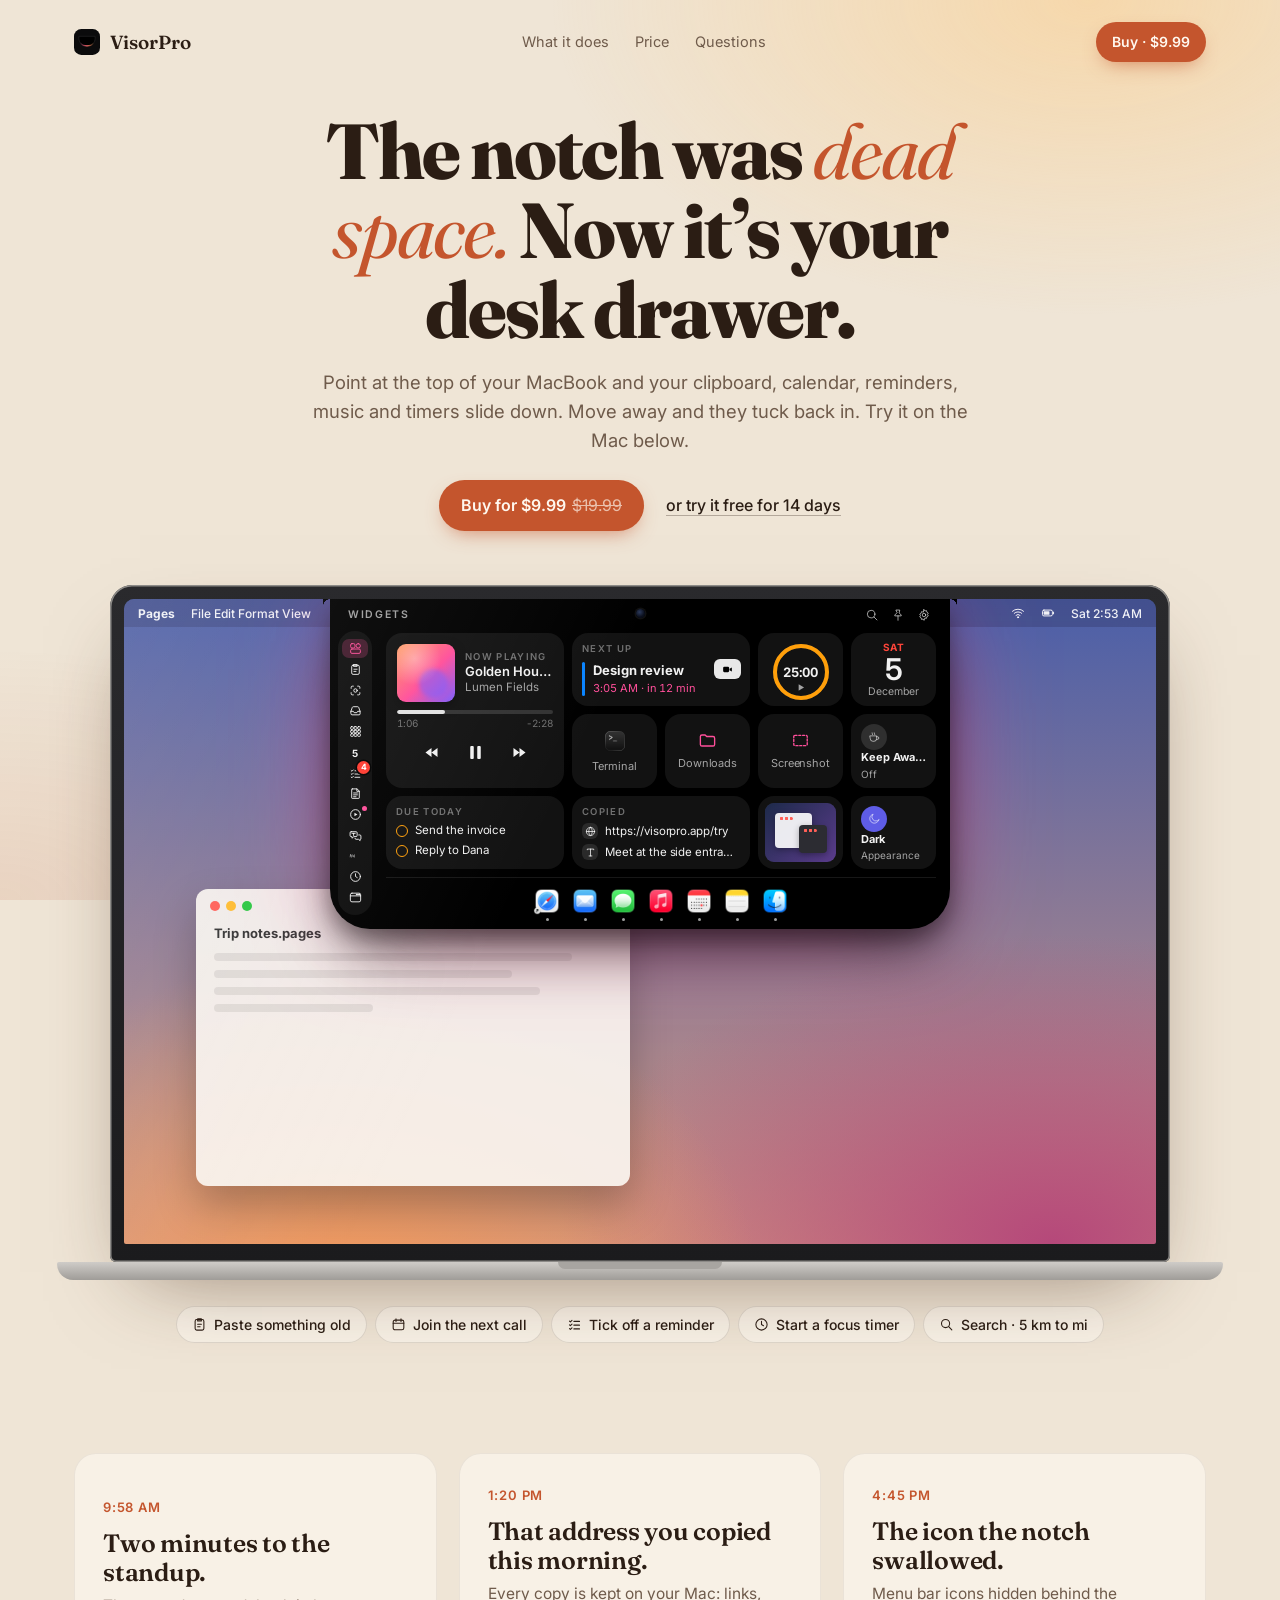
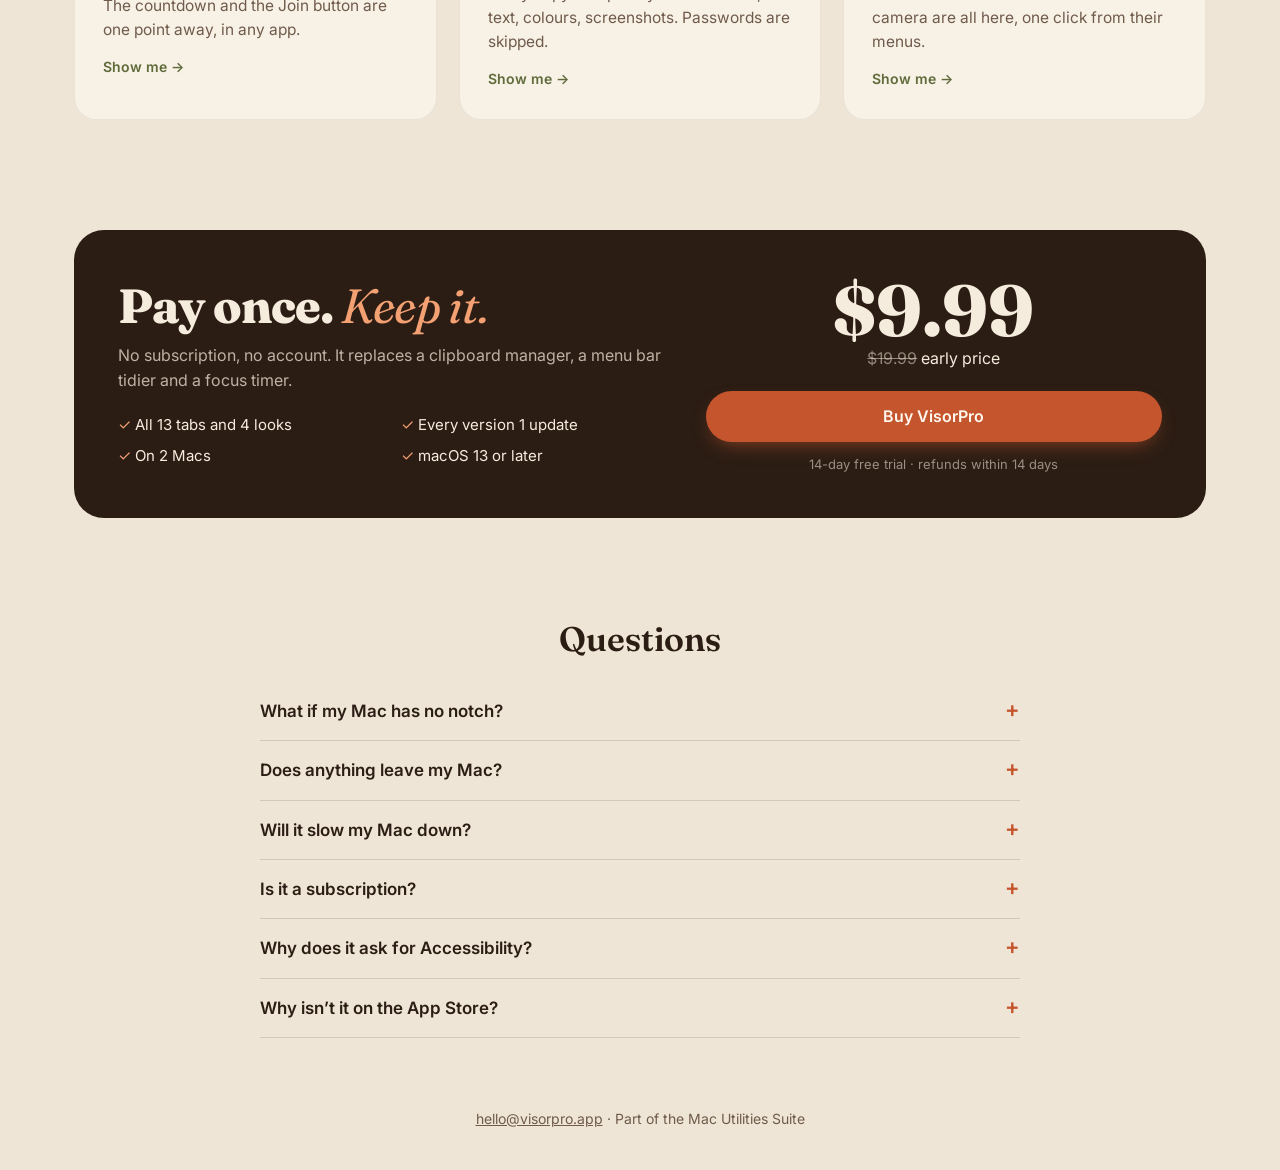
<file: v1.html>
<!doctype html>
<html lang="en">
<head>
<meta charset="utf-8">
<meta name="viewport" content="width=device-width, initial-scale=1, viewport-fit=cover">
<title>VisorPro — 1 · Desk</title>
<link rel="icon" href="assets/favicon.svg" type="image/svg+xml">
<link rel="stylesheet" href="https://fonts.googleapis.com/css2?family=Fraunces:opsz,wght@9..144,400;9..144,600;9..144,800&family=Inter:wght@400;500;600&display=swap">
<link rel="stylesheet" href="assets/demo.css">
<style>
  /* 1 · Desk: a warm, physical page. A MacBook on a sunlit desk, and the panel works inside its screen. */
  :root { --bg: #efe5d6; --ink: #2b1d14; --ink2: #6f5b4b; --terra: #c4552d; --olive: #5f6b3a; --card: #f8f1e6; }
  * { box-sizing: border-box; }
  html { scroll-behavior: smooth; }
  body { margin: 0; background: var(--bg); color: var(--ink); font: 16px/1.55 Inter, system-ui, sans-serif; -webkit-font-smoothing: antialiased; }
  body::before { content: ""; position: fixed; inset: 0; pointer-events: none; z-index: 0;
    background: radial-gradient(60% 50% at 85% 0%, rgba(255, 200, 120, .45), transparent 70%), radial-gradient(50% 40% at 0% 100%, rgba(196, 85, 45, .12), transparent 70%); }
  .x-wrap { position: relative; z-index: 1; max-width: 1180px; margin: 0 auto; padding: 0 24px; }
  .x-nav { display: flex; align-items: center; justify-content: space-between; padding: 22px 0; }
  .x-brand { display: flex; align-items: center; gap: 10px; font: 600 19px Fraunces, serif; color: var(--ink); text-decoration: none; }
  .x-nav nav { display: flex; gap: 26px; font-size: 14.5px; }
  .x-nav nav a { color: var(--ink2); text-decoration: none; }
  .x-nav nav a:hover { color: var(--ink); }
  .x-buy { display: inline-block; padding: 13px 22px; border-radius: 999px; background: var(--terra); color: #fff8ef; font-weight: 600; text-decoration: none; box-shadow: 0 8px 20px -8px rgba(196, 85, 45, .7); transition: transform .15s; }
  .x-buy:hover { transform: translateY(-1px); }
  .x-buy.sm { padding: 9px 16px; font-size: 14px; }
  .x-quiet { color: var(--ink); font-weight: 500; text-decoration: underline; text-underline-offset: 4px; text-decoration-color: rgba(43, 29, 20, .3); }

  .x-hero { text-align: center; padding: 28px 0 0; }
  .x-hero h1 { font: 800 clamp(40px, 6.4vw, 78px)/1.02 Fraunces, serif; letter-spacing: -.025em; margin: 0 auto; max-width: 14ch; }
  .x-hero h1 em { font-style: italic; font-weight: 400; color: var(--terra); }
  .x-hero p { font-size: 18.5px; color: var(--ink2); max-width: 36em; margin: 18px auto 26px; }
  .x-ctas { display: flex; gap: 22px; justify-content: center; align-items: center; flex-wrap: wrap; }
  .x-ctas s { opacity: .65; margin-left: 6px; font-weight: 400; }

  /* The laptop */
  .x-desk { position: relative; margin: 54px auto 0; max-width: 1060px; }
  .x-lid { background: linear-gradient(#2a2a2d, #1b1b1d); border-radius: 22px 22px 6px 6px; padding: 14px 14px 18px; box-shadow: 0 0 0 1.5px #8d8b88 inset, 0 40px 80px -30px rgba(70, 40, 20, .55); }
  .x-screen { position: relative; aspect-ratio: 16 / 10; border-radius: 10px 10px 2px 2px; overflow: hidden;
    background: radial-gradient(70% 90% at 20% 110%, #f39a5b, transparent 60%), radial-gradient(80% 80% at 90% 100%, #b5487a, transparent 60%), linear-gradient(#4b5fa8, #e9a07a 120%); }
  .x-screen::after { content: ""; position: absolute; inset: 0; background: linear-gradient(115deg, rgba(255, 255, 255, .1), transparent 40%); pointer-events: none; z-index: 6; }
  .x-mb { position: absolute; top: 0; left: 0; right: 0; height: 28px; display: flex; justify-content: space-between; align-items: center; padding: 0 14px; font: 500 12px -apple-system, Inter, sans-serif; color: rgba(255, 255, 255, .92); background: rgba(30, 20, 40, .18); -webkit-backdrop-filter: blur(20px); backdrop-filter: blur(20px); }
  .x-mb span { display: flex; gap: 16px; align-items: center; }
  .x-mb .i { width: 14px; height: 14px; display: block; }
  .x-win { position: absolute; left: 7%; bottom: 9%; width: 42%; height: 46%; border-radius: 12px; background: rgba(250, 246, 240, .92); box-shadow: 0 20px 40px rgba(0, 0, 0, .25); padding: 34px 18px 18px; font: 13px/1.6 -apple-system, Inter, sans-serif; color: #333; }
  .x-win::before { content: ""; position: absolute; top: 12px; left: 14px; width: 10px; height: 10px; border-radius: 50%; background: #ff5f57; box-shadow: 16px 0 #febc2e, 32px 0 #28c840; }
  .x-win i { display: block; height: 8px; border-radius: 4px; background: rgba(0, 0, 0, .08); margin: 9px 0; }
  .x-base { height: 18px; margin: 0 -5%; border-radius: 2px 2px 16px 16px; background: linear-gradient(#cfccc8, #9f9c98); position: relative; box-shadow: 0 24px 30px -18px rgba(70, 40, 20, .6); }
  .x-base::before { content: ""; position: absolute; top: 0; left: 50%; width: 14%; height: 7px; margin-left: -7%; border-radius: 0 0 8px 8px; background: #a8a5a1; }
  .x-note { position: absolute; font: italic 400 19px Fraunces, serif; color: var(--ink2); white-space: nowrap; }
  .x-note.a { left: -12px; top: 18%; transform: translateX(-100%); text-align: right; }
  .x-note.b { right: -12px; top: 34%; transform: translateX(100%); }
  .x-note b { color: var(--terra); font-weight: 600; font-style: normal; }
  @media (max-width: 1560px) { .x-note { display: none; } }
  .x-try { display: flex; flex-wrap: wrap; gap: 8px; justify-content: center; margin-top: 26px; }
  .x-try button { font: 500 14px Inter, sans-serif; color: var(--ink); background: var(--card); border: 1px solid rgba(43, 29, 20, .12); border-radius: 999px; padding: 9px 15px; cursor: pointer; display: inline-flex; gap: 7px; align-items: center; }
  .x-try button:hover { border-color: var(--terra); color: var(--terra); }
  .x-try .i { width: 15px; height: 15px; display: block; }

  /* Three moments */
  .x-moments { display: grid; grid-template-columns: repeat(3, 1fr); gap: 22px; margin: 110px 0 0; }
  .x-moment { background: var(--card); border-radius: 22px; padding: 28px; border: 1px solid rgba(43, 29, 20, .07); cursor: pointer; text-align: left; font: inherit; color: inherit; transition: transform .2s, box-shadow .2s; }
  .x-moment:hover { transform: translateY(-3px) rotate(-.4deg); box-shadow: 0 18px 30px -18px rgba(70, 40, 20, .4); }
  .x-moment .x-time { font: 600 13px Inter; color: var(--terra); letter-spacing: .06em; }
  .x-moment h3 { font: 600 25px/1.15 Fraunces, serif; margin: 10px 0 8px; letter-spacing: -.01em; }
  .x-moment p { margin: 0; color: var(--ink2); font-size: 15.5px; }
  .x-moment u { display: inline-block; margin-top: 14px; font-size: 14px; font-weight: 600; text-decoration: none; color: var(--olive); }

  .x-price { display: grid; grid-template-columns: 1.2fr 1fr; gap: 40px; align-items: center; margin: 110px 0 0; padding: 44px; border-radius: 30px; background: var(--ink); color: #f6ecdd; }
  .x-price h2 { font: 800 clamp(32px, 4vw, 48px)/1.05 Fraunces, serif; margin: 0 0 12px; letter-spacing: -.02em; }
  .x-price h2 em { font-weight: 400; color: #f3a072; }
  .x-price p { color: rgba(246, 236, 221, .72); margin: 0; }
  .x-price ul { list-style: none; padding: 0; margin: 20px 0 0; display: grid; grid-template-columns: 1fr 1fr; gap: 8px 18px; font-size: 15px; }
  .x-price li::before { content: "✓  "; color: #f3a072; }
  .x-amt { text-align: center; }
  .x-amt b { display: block; font: 800 72px/1 Fraunces, serif; }
  .x-amt s { color: rgba(246, 236, 221, .5); }
  .x-amt .x-buy { margin-top: 20px; display: block; }
  .x-amt small { display: block; margin-top: 12px; color: rgba(246, 236, 221, .55); font-size: 13px; }

  .x-faq { max-width: 760px; margin: 100px auto 0; }
  .x-faq h2 { font: 600 34px Fraunces, serif; text-align: center; margin: 0 0 22px; }
  .x-faq details { border-bottom: 1px solid rgba(43, 29, 20, .14); padding: 16px 0; }
  .x-faq summary { cursor: pointer; font-weight: 600; font-size: 17px; list-style: none; display: flex; justify-content: space-between; }
  .x-faq summary::after { content: "+"; color: var(--terra); font-size: 22px; line-height: 1; }
  .x-faq details[open] summary::after { content: "–"; }
  .x-faq p { color: var(--ink2); margin: 10px 0 0; }
  .x-foot { text-align: center; padding: 70px 0 40px; color: var(--ink2); font-size: 14px; }
  .x-foot a { color: inherit; }
  @media (max-width: 820px) {
    .x-nav nav { display: none; }
    .x-moments, .x-price { grid-template-columns: 1fr; }
    .x-price { padding: 30px 24px; }
    .x-lid { padding: 7px 7px 10px; border-radius: 14px 14px 4px 4px; }
    .x-win { display: none; }
  }
</style>
</head>
<body>
<div class="x-wrap">
  <header class="x-nav">
    <a class="x-brand" href="#"><span data-mark="26"></span>VisorPro</a>
    <nav><a href="#moments">What it does</a><a href="#price">Price</a><a href="#faq">Questions</a></nav>
    <a class="x-buy sm" href="checkout.html">Buy · <span data-price></span></a>
  </header>

  <section class="x-hero">
    <h1>The notch was <em>dead space.</em> Now it’s your desk drawer.</h1>
    <p>Point at the top of your MacBook and your clipboard, calendar, reminders, music and timers slide down. Move away and they tuck back in. Try it on the Mac below.</p>
    <div class="x-ctas"><a class="x-buy" href="checkout.html">Buy for <span data-price></span><s data-price-was></s></a><a class="x-quiet" href="#price">or try it free for <span data-trial></span> days</a></div>
  </section>

  <div class="x-desk">
    <div class="x-note a">point here <b>↘</b><br>it opens on its own</div>
    <div class="x-note b"><b>↙</b> slide down the icons<br>to flip through tabs</div>
    <div class="x-lid"><div class="x-screen" id="screen">
      <div class="x-mb"><span><b>Pages</b> File Edit Format View</span><span><span data-i="wifi"></span><span data-i="battery"></span><span id="clk"></span></span></div>
      <div class="x-win"><b>Trip notes.pages</b><i style="width:90%"></i><i style="width:75%"></i><i style="width:82%"></i><i style="width:40%"></i></div>
    </div></div>
    <div class="x-base"></div>
  </div>
  <div class="x-try">
    <button data-open-tab="clipboard"><span data-i="clipboard"></span>Paste something old</button>
    <button data-open-tab="calendar"><span data-i="calendar"></span>Join the next call</button>
    <button data-open-tab="tasks"><span data-i="checklist"></span>Tick off a reminder</button>
    <button data-open-tab="clock"><span data-i="clock"></span>Start a focus timer</button>
    <button data-open-search><span data-i="search"></span>Search · 5 km to mi</button>
  </div>

  <section class="x-moments" id="moments">
    <button class="x-moment" data-open-tab="calendar"><span class="x-time">9:58 AM</span><h3>Two minutes to the standup.</h3><p>The countdown and the Join button are one point away, in any app.</p><u>Show me →</u></button>
    <button class="x-moment" data-open-tab="clipboard"><span class="x-time">1:20 PM</span><h3>That address you copied this morning.</h3><p>Every copy is kept on your Mac: links, text, colours, screenshots. Passwords are skipped.</p><u>Show me →</u></button>
    <button class="x-moment" data-open-tab="menubar"><span class="x-time">4:45 PM</span><h3>The icon the notch swallowed.</h3><p>Menu bar icons hidden behind the camera are all here, one click from their menus.</p><u>Show me →</u></button>
  </section>

  <section class="x-price" id="price">
    <div>
      <h2>Pay once. <em>Keep it.</em></h2>
      <p>No subscription, no account. It replaces a clipboard manager, a menu bar tidier and a focus timer.</p>
      <ul><li>All 13 tabs and 4 looks</li><li>Every version 1 update</li><li>On <span data-macs></span> Macs</li><li>macOS 13 or later</li></ul>
    </div>
    <div class="x-amt"><b data-price></b><s data-price-was></s> early price<a class="x-buy" href="checkout.html">Buy VisorPro</a><small><span data-trial></span>-day free trial · refunds within 14 days</small></div>
  </section>

  <section class="x-faq" id="faq"><h2>Questions</h2><div data-faq="6"></div></section>
  <footer class="x-foot"><a href="mailto:hello@visorpro.app">hello@visorpro.app</a> · Part of the Mac Utilities Suite</footer>
</div>
<script src="assets/icons.js"></script>
<script src="assets/data.js"></script>
<script src="assets/demo.js"></script>
<script src="assets/vkit.js"></script>
<script>
  VP.demo.mount({ host: document.getElementById('screen'), fit: .66, max: 1, min: .5, margin: 0 });
  VP.kit.fill();
  const clk = () => { document.getElementById('clk').textContent = new Date().toLocaleTimeString('en-US', { weekday: 'short', hour: 'numeric', minute: '2-digit' }); };
  clk(); setInterval(clk, 15000);
  VP.kit.autoOpen(900);
</script>
</body>
</html>
</file>
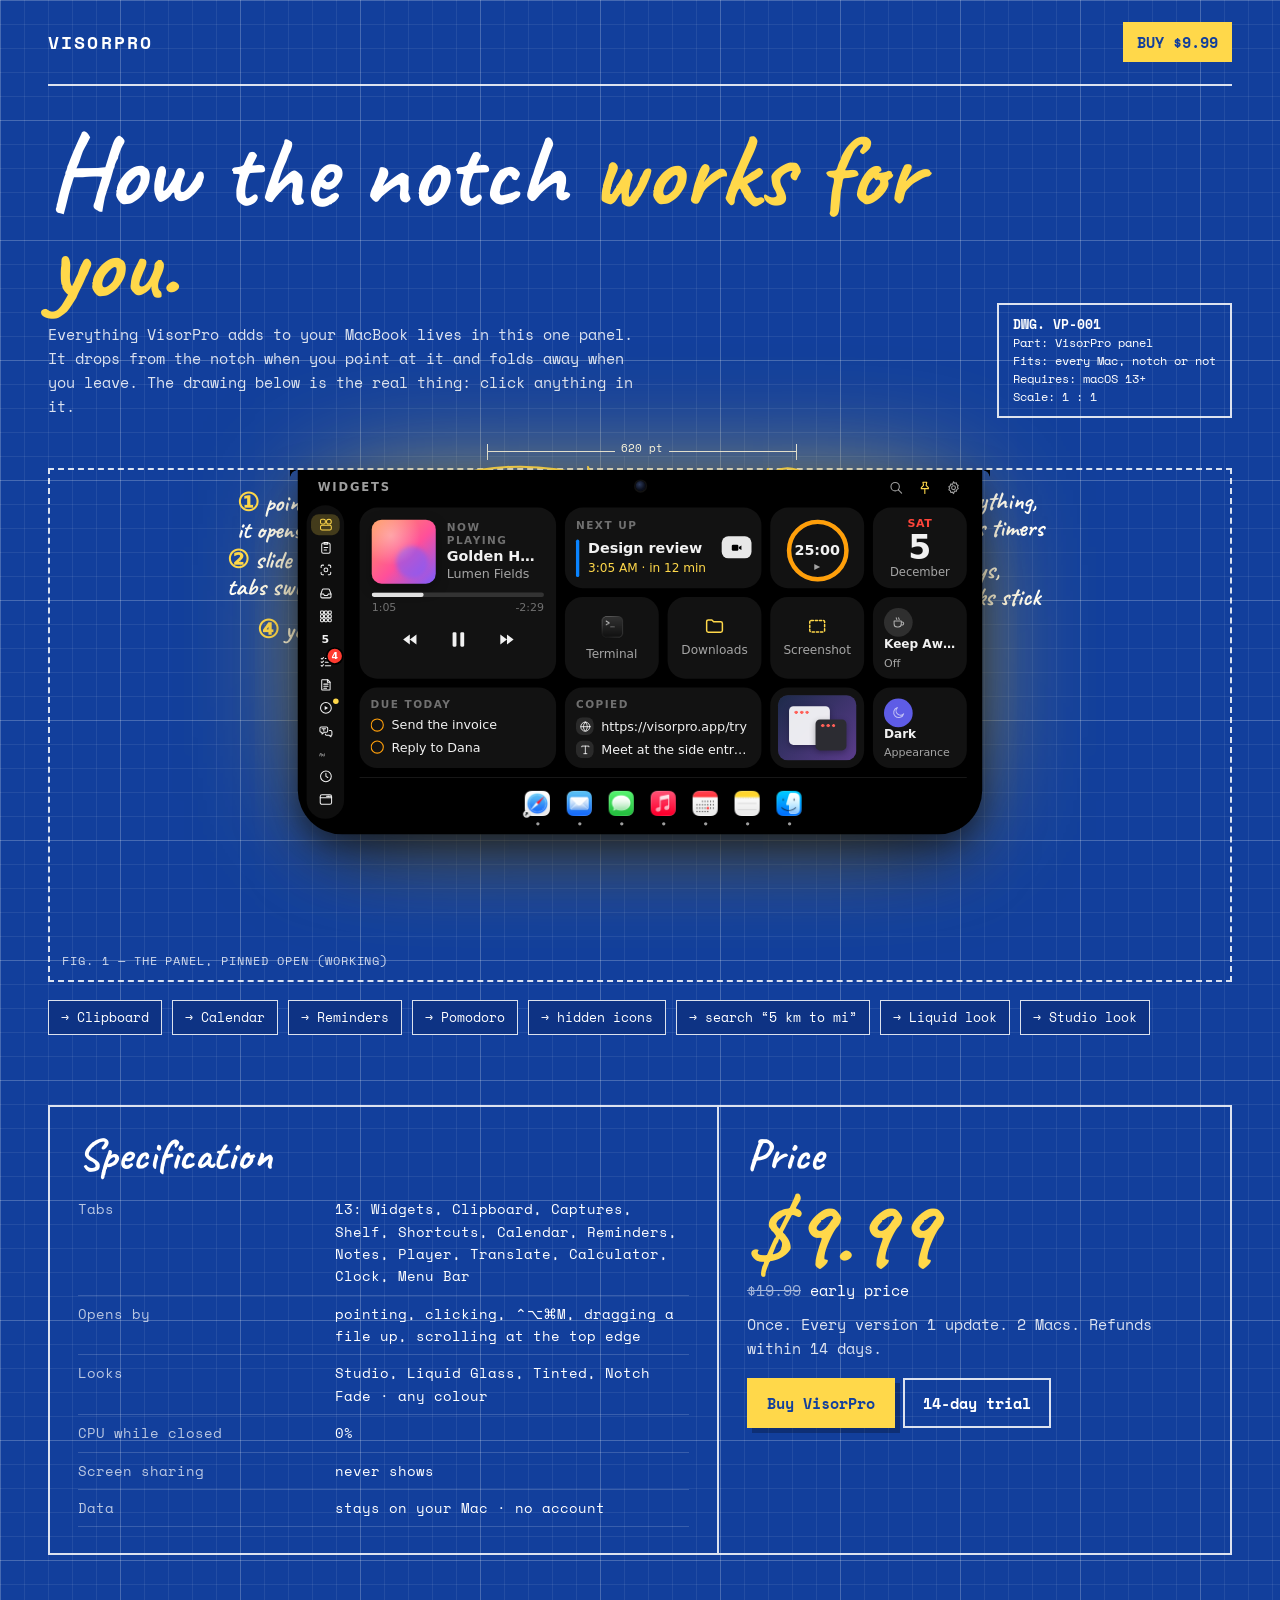
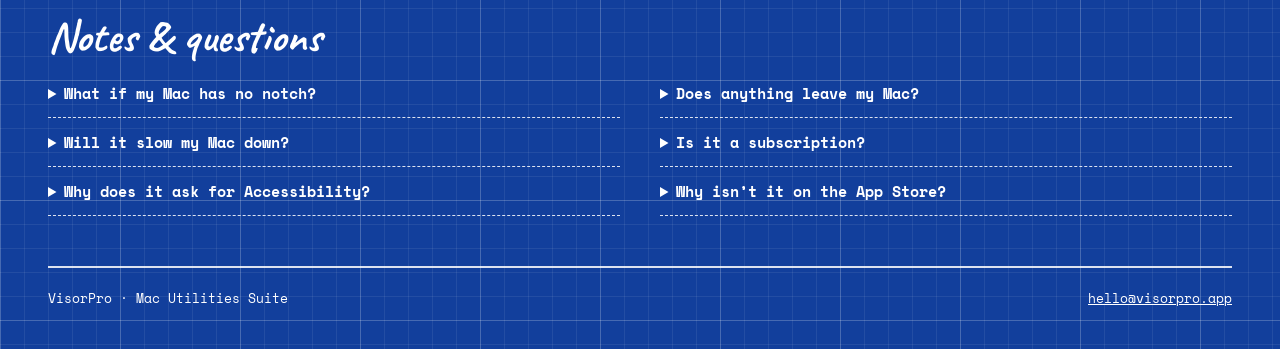
<file: v10.html>
<!doctype html>
<html lang="en">
<head>
<meta charset="utf-8">
<meta name="viewport" content="width=device-width, initial-scale=1, viewport-fit=cover">
<title>VisorPro — 10 · Blueprint</title>
<link rel="icon" href="assets/favicon.svg" type="image/svg+xml">
<link rel="stylesheet" href="https://fonts.googleapis.com/css2?family=Caveat:wght@500;700&family=Space+Mono:wght@400;700&display=swap">
<link rel="stylesheet" href="assets/demo.css">
<style>
  /* 10 · Blueprint: a technical drawing of the panel. Grid paper in cobalt, white linework, handwritten notes with
     arrows to each part, and the panel itself pinned open in the middle, working. */
  :root { --bp: #123f9c; --bp2: #0e3384; --ln: rgba(255, 255, 255, .85); --ln2: rgba(255, 255, 255, .16); --hl: #ffd84a; }
  * { box-sizing: border-box; }
  body { margin: 0; color: #fff; font: 15px/1.6 "Space Mono", ui-monospace, monospace; -webkit-font-smoothing: antialiased; background-color: var(--bp);
    background-image: linear-gradient(var(--ln2) 1px, transparent 1px), linear-gradient(90deg, var(--ln2) 1px, transparent 1px),
                      linear-gradient(rgba(255,255,255,.07) 1px, transparent 1px), linear-gradient(90deg, rgba(255,255,255,.07) 1px, transparent 1px);
    background-size: 120px 120px, 120px 120px, 24px 24px, 24px 24px; }
  .x-w { max-width: 1240px; margin: 0 auto; padding: 0 28px; }
  .x-hand { font-family: Caveat, cursive; }
  .x-top { display: flex; justify-content: space-between; align-items: center; padding: 22px 0; border-bottom: 2px solid var(--ln); }
  .x-top b { font-size: 18px; letter-spacing: .12em; }
  .x-top a { color: var(--bp); background: var(--hl); padding: 8px 14px; text-decoration: none; font-weight: 700; }
  .x-title { display: grid; grid-template-columns: 1fr auto; gap: 30px; align-items: end; padding: 40px 0 10px; }
  .x-title h1 { font: 700 clamp(56px, 8vw, 104px)/.9 Caveat, cursive; margin: 0; }
  .x-title h1 span { color: var(--hl); }
  .x-title p { margin: 12px 0 0; max-width: 40em; opacity: .85; }
  .x-stamp { border: 2px solid var(--ln); padding: 10px 14px; font-size: 12px; line-height: 1.5; min-width: 230px; }
  .x-stamp b { display: block; font-size: 13px; }

  .x-stage { position: relative; margin: 40px 0 0; border: 2px dashed var(--ln); height: calc(var(--panel-h, 330px) + 150px); }
  .x-stage::before { content: "FIG. 1 — THE PANEL, PINNED OPEN (WORKING)"; position: absolute; left: 12px; bottom: 10px; font-size: 12px; opacity: .8; letter-spacing: .08em; }
  .x-ann { position: absolute; font: 700 25px/1.05 Caveat, cursive; color: #fff; white-space: nowrap; pointer-events: none; transition: opacity .3s; }
  .x-ann i { font-style: normal; color: var(--hl); }
  .x-ann svg { position: absolute; overflow: visible; }
  .x-ann path { fill: none; stroke: var(--hl); stroke-width: 2; stroke-linecap: round; }
  @media (max-width: 1080px) { .x-ann { display: none; } }
  .x-dim { position: absolute; top: -26px; height: 16px; border-left: 1.5px solid var(--ln); border-right: 1.5px solid var(--ln); font-size: 11px; text-align: center; }
  .x-dim::before { content: ""; position: absolute; left: 0; right: 0; top: 7px; border-top: 1.5px solid var(--ln); }
  .x-dim span { position: relative; background: var(--bp); padding: 0 6px; top: -4px; }

  .x-try { display: flex; flex-wrap: wrap; gap: 10px; margin: 18px 0 0; }
  .x-try button { font: inherit; font-size: 13px; color: #fff; background: var(--bp2); border: 1.5px solid var(--ln); padding: 6px 12px; cursor: pointer; }
  .x-try button:hover { background: var(--hl); color: var(--bp); border-color: var(--hl); }

  .x-spec { display: grid; grid-template-columns: 1.3fr 1fr; gap: 0; border: 2px solid var(--ln); margin: 70px 0 0; }
  .x-spec > div { padding: 26px 28px; } .x-spec > div + div { border-left: 2px solid var(--ln); }
  .x-spec h2 { font: 700 44px/1 Caveat; margin: 0 0 14px; }
  .x-spec table { width: 100%; border-collapse: collapse; font-size: 14px; }
  .x-spec td { padding: 7px 0; border-bottom: 1px solid var(--ln2); vertical-align: top; } .x-spec td:first-child { opacity: .7; width: 42%; }
  .x-price b { display: block; font: 700 96px/.9 Caveat; color: var(--hl); } .x-price s { opacity: .6; }
  .x-price p { margin: 10px 0 18px; opacity: .85; }
  .x-btn { display: inline-block; background: var(--hl); color: var(--bp); font-weight: 700; padding: 13px 20px; text-decoration: none; box-shadow: 5px 5px 0 rgba(0, 0, 0, .25); }
  .x-btn:hover { transform: translate(-1px, -1px); }
  .x-btn.o { background: none; color: #fff; box-shadow: inset 0 0 0 2px var(--ln); margin-left: 8px; }
  .x-faq { margin: 60px 0 0; display: grid; grid-template-columns: 1fr 1fr; gap: 0 40px; }
  .x-faq h2 { grid-column: 1 / -1; font: 700 44px/1 Caveat; margin: 0 0 10px; }
  .x-faq details { border-bottom: 1px dashed var(--ln); padding: 12px 0; } .x-faq summary { cursor: pointer; font-weight: 700; } .x-faq p { opacity: .8; margin: 8px 0 0; font-size: 14px; }
  .x-foot { margin: 50px 0 0; padding: 20px 0 40px; border-top: 2px solid var(--ln); display: flex; justify-content: space-between; font-size: 13px; } .x-foot a { color: inherit; }
  @media (max-width: 860px) { .x-title, .x-spec, .x-faq { grid-template-columns: 1fr; } .x-spec > div + div { border-left: 0; border-top: 2px solid var(--ln); } .x-stamp { display: none; } }
</style>
</head>
<body>
<div class="x-w">
  <header class="x-top"><b>VISORPRO</b><a href="checkout.html">BUY <span data-price></span></a></header>
  <section class="x-title">
    <div><h1>How the notch <span>works for you.</span></h1><p>Everything VisorPro adds to your MacBook lives in this one panel. It drops from the notch when you point at it and folds away when you leave. The drawing below is the real thing: click anything in it.</p></div>
    <div class="x-stamp"><b>DWG. VP-001</b>Part: VisorPro panel<br>Fits: every Mac, notch or not<br>Requires: macOS 13+<br>Scale: 1 : 1</div>
  </section>

  <div class="x-stage" id="stage">
    <div class="x-dim" id="dim"><span>620 pt</span></div>
    <div class="x-ann" id="a-notch"><i>①</i> point here.<br>it opens by itself</div>
    <div class="x-ann" id="a-rail"><i>②</i> slide down these:<br>tabs switch as you pass</div>
    <div class="x-ann" id="a-search"><i>③</i> ⌘K finds anything,<br>does sums, starts timers</div>
    <div class="x-ann" id="a-apps"><i>④</i> your apps, one click</div>
    <div class="x-ann" id="a-body"><i>⑤</i> live: music plays,<br>timers count, ticks stick</div>
  </div>
  <div class="x-try"><button data-open-tab="clipboard">→ Clipboard</button><button data-open-tab="calendar">→ Calendar</button><button data-open-tab="tasks">→ Reminders</button><button data-open-tab="clock">→ Pomodoro</button><button data-open-tab="menubar">→ hidden icons</button><button data-open-search="5 km to mi">→ search “5 km to mi”</button><button data-look-set="liquid">→ Liquid look</button><button data-look-set="studio">→ Studio look</button></div>

  <section class="x-spec" id="price">
    <div><h2>Specification</h2><table>
      <tr><td>Tabs</td><td>13: Widgets, Clipboard, Captures, Shelf, Shortcuts, Calendar, Reminders, Notes, Player, Translate, Calculator, Clock, Menu Bar</td></tr>
      <tr><td>Opens by</td><td>pointing, clicking, ⌃⌥⌘M, dragging a file up, scrolling at the top edge</td></tr>
      <tr><td>Looks</td><td>Studio, Liquid Glass, Tinted, Notch Fade · any colour</td></tr>
      <tr><td>CPU while closed</td><td>0%</td></tr>
      <tr><td>Screen sharing</td><td>never shows</td></tr>
      <tr><td>Data</td><td>stays on your Mac · no account</td></tr>
    </table></div>
    <div class="x-price"><h2>Price</h2><b data-price></b><s data-price-was></s> early price<p>Once. Every version 1 update. <span data-macs></span> Macs. Refunds within 14 days.</p><a class="x-btn" href="checkout.html">Buy VisorPro</a><a class="x-btn o" href="#"><span data-trial></span>-day trial</a></div>
  </section>
  <section class="x-faq"><h2>Notes &amp; questions</h2><div data-faq="6" style="display:contents"></div></section>
  <footer class="x-foot"><span>VisorPro · Mac Utilities Suite</span><a href="mailto:hello@visorpro.app">hello@visorpro.app</a></footer>
</div>
<script src="assets/icons.js"></script>
<script src="assets/data.js"></script>
<script src="assets/demo.js"></script>
<script src="assets/vkit.js"></script>
<script>
  const stage = document.getElementById('stage');
  VP.demo.mount({ host: stage, fit: .58, max: 1.15, min: .5, margin: 0, accent: '#ffd84a' });
  VP.kit.fill();
  VP.demo.open(); VP.demo.pin(true);

  // Lay the notes and arrows out around wherever the panel ends up at this width.
  const arrow = (x1, y1, x2, y2) => { const mx = (x1 + x2) / 2, my = Math.min(y1, y2) - 30; return `<svg width="1" height="1" style="left:0;top:0"><path d="M${x1} ${y1} Q${mx} ${my} ${x2} ${y2}"/><path d="M${x2} ${y2} l${x1 < x2 ? -9 : 9} -5 M${x2} ${y2} l${x1 < x2 ? -4 : 4} -10"/></svg>`; };
  function layout() {
    const s = stage.getBoundingClientRect(), shape = stage.querySelector('.vp-shape').getBoundingClientRect();
    const L = shape.left - s.left, T = shape.top - s.top, W = shape.width, H = shape.height, sc = W / 620;
    const dim = document.getElementById('dim'); dim.style.left = L + 'px'; dim.style.width = W + 'px';
    const put = (id, x, y, tx, ty, alignRight) => {
      const a = document.getElementById(id); a.style.left = x + 'px'; a.style.top = y + 'px';
      const r = a.getBoundingClientRect(); const ox = alignRight ? r.width : 0;
      a.innerHTML = a.innerHTML.replace(/<svg[\s\S]*<\/svg>/, '') + arrow(ox + (alignRight ? 8 : -8), 14, tx - x, ty - y);
    };
    put('a-notch', L - 250, 20, L + W / 2 - 100 * sc, 14 * sc, true);
    put('a-rail', L - 260, T + 150 * sc, L + 26 * sc, T + 170 * sc, true);
    put('a-apps', L - 230, T + H - 20, L + 120 * sc, T + H - 30 * sc, true);
    put('a-search', L + W + 40, 18, L + W - 66 * sc, 18 * sc, false);
    put('a-body', L + W + 40, T + 170 * sc, L + W - 40 * sc, T + 180 * sc, false);
  }
  setTimeout(layout, 600); addEventListener('resize', () => setTimeout(layout, 50));
</script>
</body>
</html>
</file>
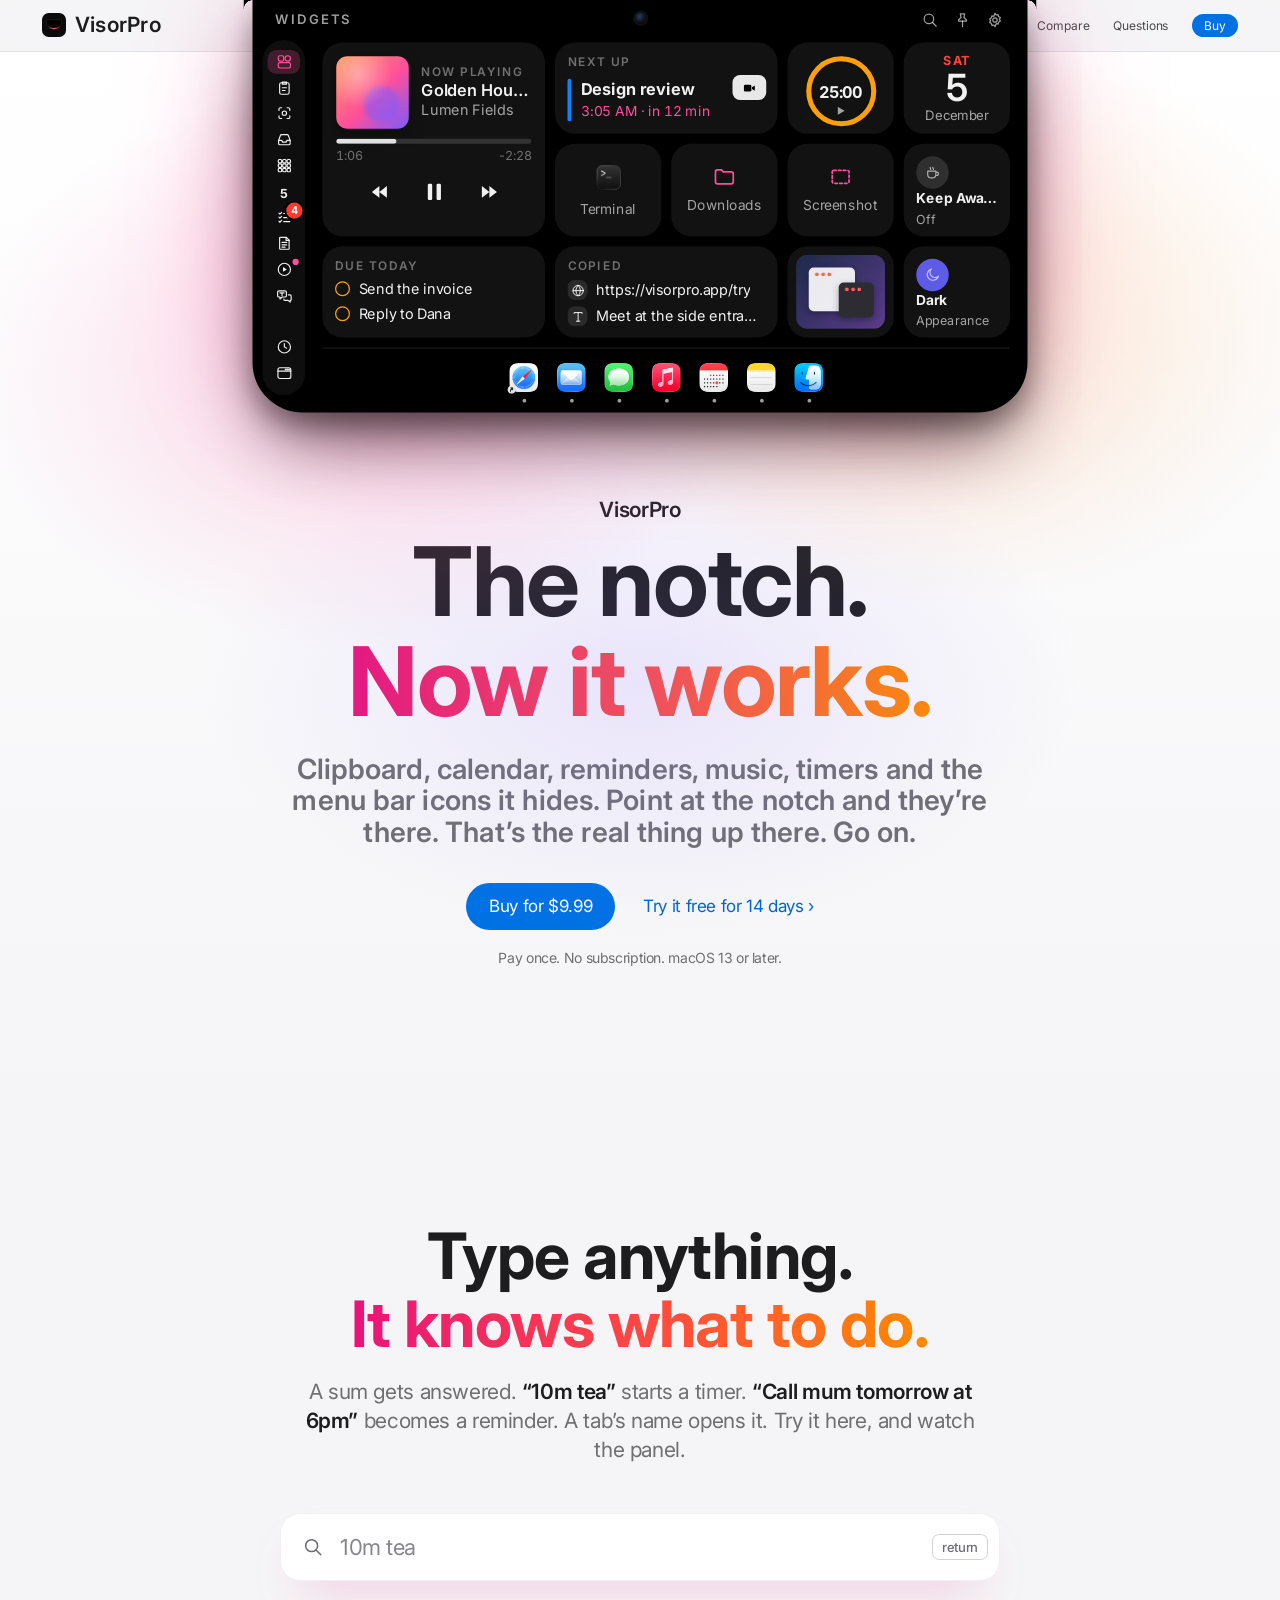
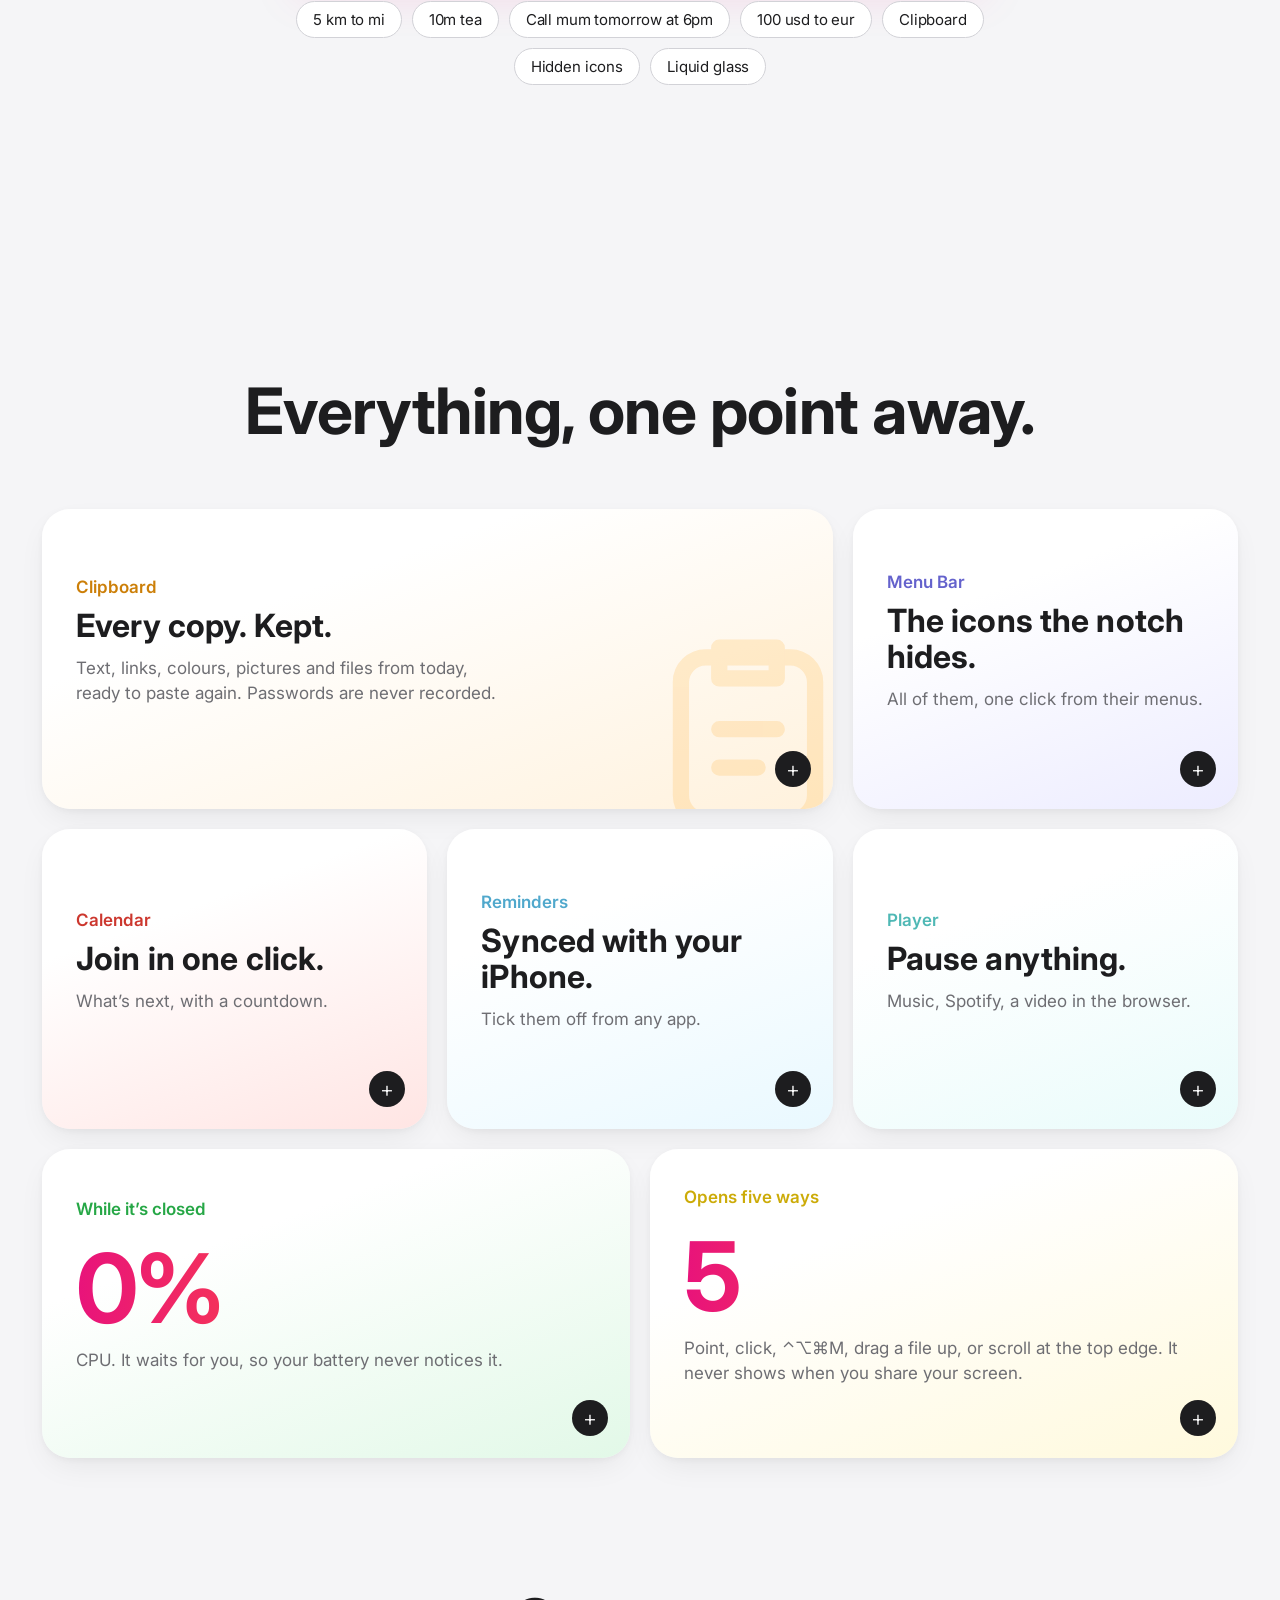
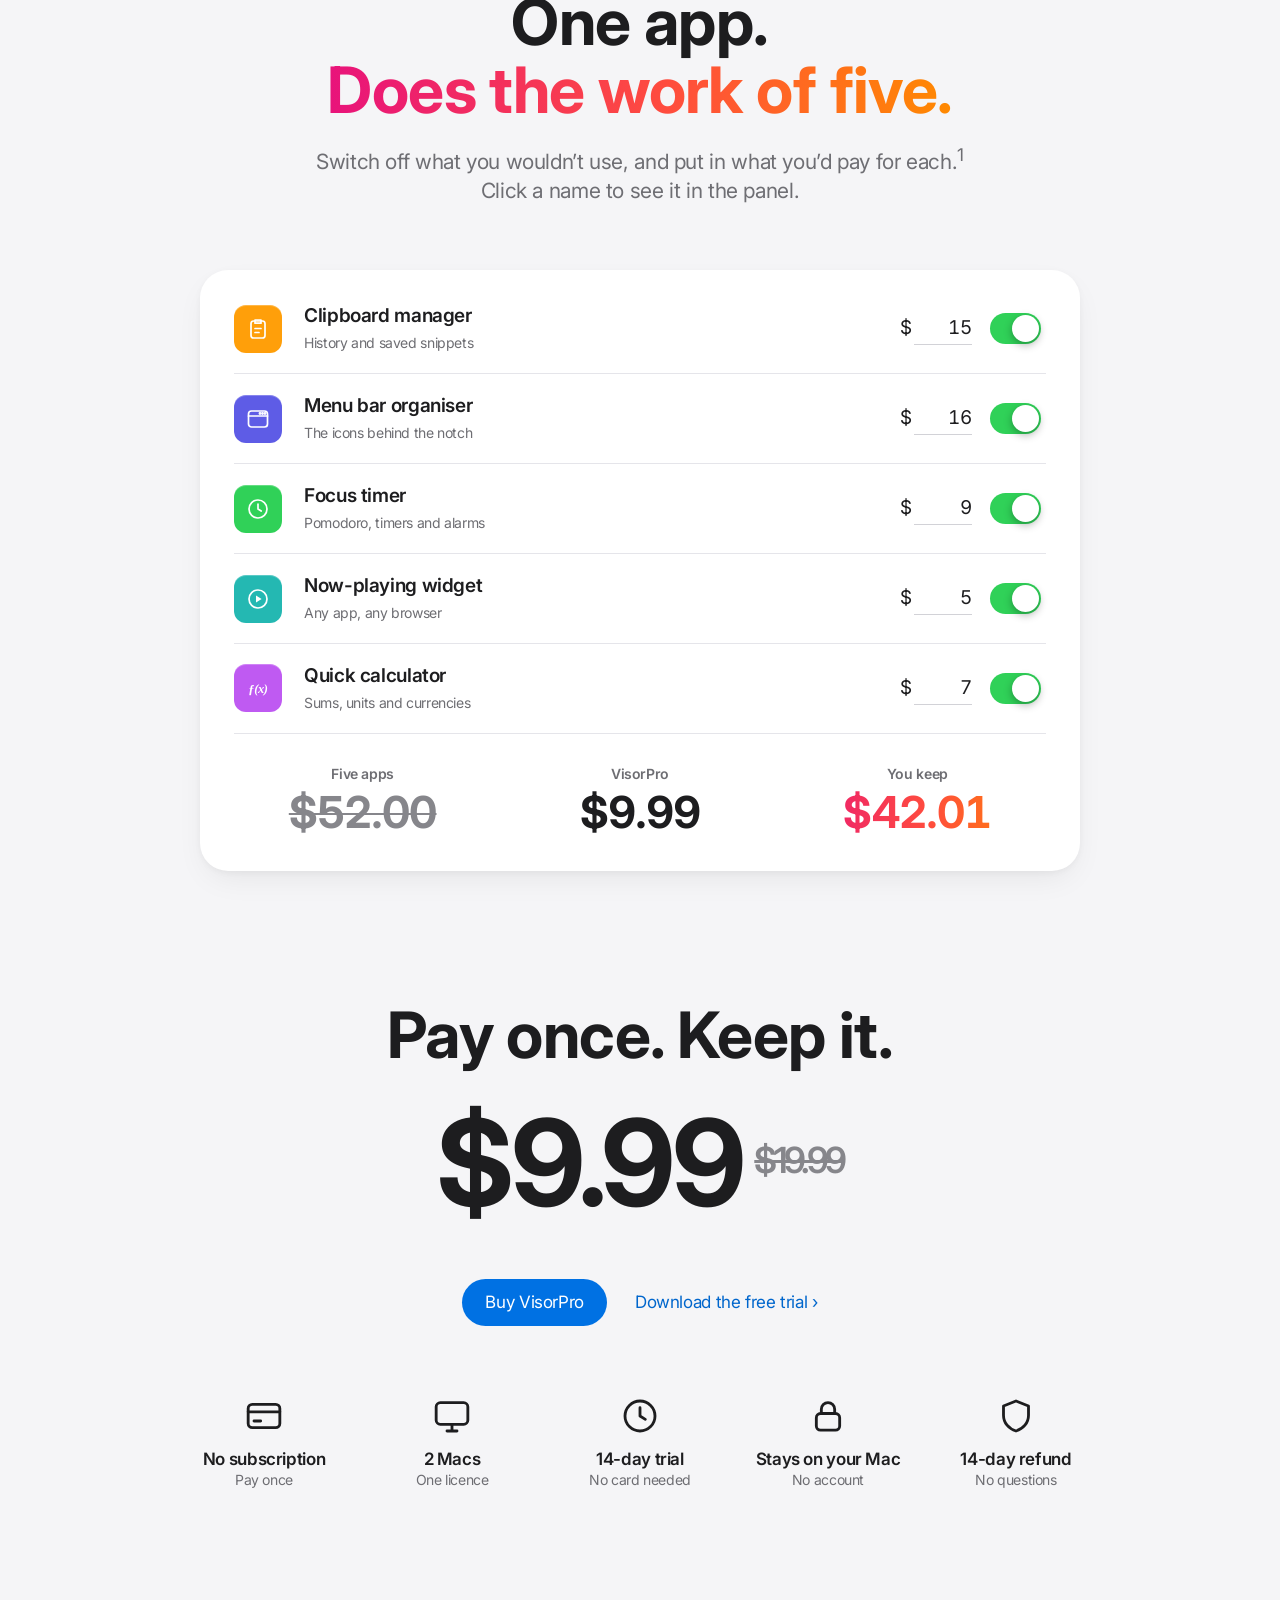
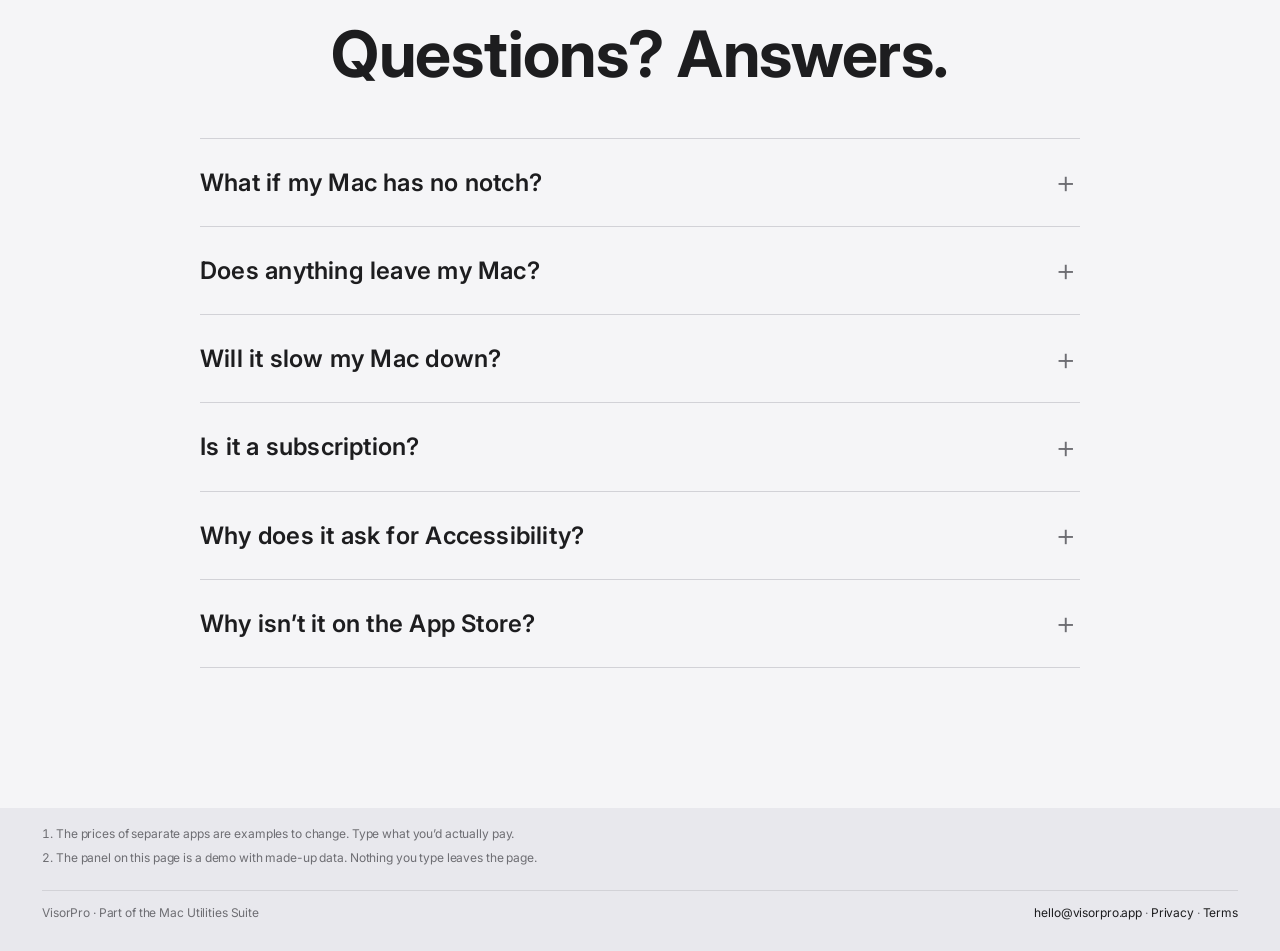
<file: v11.html>
<!doctype html>
<html lang="en">
<head>
<meta charset="utf-8">
<meta name="viewport" content="width=device-width, initial-scale=1, viewport-fit=cover">
<title>VisorPro — The notch. Now it works.</title>
<meta name="description" content="VisorPro turns the MacBook notch into a panel: clipboard history, calendar, reminders, music, timers and the menu bar icons the notch hides. Pay once.">
<meta name="theme-color" content="#f5f5f7">
<link rel="icon" href="assets/favicon.svg" type="image/svg+xml">
<link rel="stylesheet" href="https://fonts.googleapis.com/css2?family=Inter:wght@400;500;600;700&display=swap">
<link rel="stylesheet" href="assets/demo.css">
<style>
  /* 11 · Product page (light): the terminal's "type and it happens" (5) and the receipt of apps it replaces (7),
     set the way a Mac product page is: black, big tight headlines, quiet grey copy, tiles, blue pills, footnotes. */
  :root {
    --bg: #f5f5f7; --tile: #fff; --tile2: #fff; --line: #e5e5ea; --line2: #d2d2d7;
    --t1: #1d1d1f; --t2: #6e6e73; --t3: #86868b; --blue: #0066cc; --buy: #0071e3;
    --g1: #e8137b; --g2: #ff4d3d; --g3: #ff8a00;
    --shadow: 0 2px 6px rgba(0, 0, 0, .04), 0 12px 32px -8px rgba(0, 0, 0, .08);
    --font: -apple-system, BlinkMacSystemFont, "SF Pro Display", "SF Pro Text", Inter, "Helvetica Neue", sans-serif;
  }
  * { box-sizing: border-box; }
  html { scroll-behavior: smooth; }
  body { margin: 0; background: var(--bg); color: var(--t1); font: 400 17px/1.47 var(--font); letter-spacing: -.022em; -webkit-font-smoothing: antialiased; }
  a { color: var(--blue); text-decoration: none; }
  a:hover { text-decoration: underline; }
  .k-wrap { max-width: 1024px; margin: 0 auto; padding: 0 22px; }
  .k-wide { max-width: 1240px; }
  .k-grad { background: linear-gradient(90deg, var(--g1), var(--g2) 55%, var(--g3)); -webkit-background-clip: text; background-clip: text; color: transparent; }
  .k-more { font-size: 17px; }
  .k-more::after { content: " ›"; }

  /* Local nav: the product's name, a few links, a Buy pill. The notch hangs over its middle. */
  .k-nav { position: sticky; top: 0; z-index: 50; height: 52px; background: rgba(245, 245, 247, .78); -webkit-backdrop-filter: saturate(1.8) blur(20px); backdrop-filter: saturate(1.8) blur(20px); border-bottom: 1px solid rgba(0, 0, 0, .08); }
  .k-nav .k-wrap { max-width: 1240px; height: 100%; display: flex; align-items: center; justify-content: space-between; }
  .k-nav b { font-size: 21px; font-weight: 600; letter-spacing: .011em; display: flex; align-items: center; gap: 9px; }
  .k-nav nav { display: flex; align-items: center; gap: 24px; font-size: 12px; letter-spacing: -.01em; }
  .k-nav nav a { color: rgba(29, 29, 31, .8); }
  .k-nav nav a:hover { color: var(--t1); text-decoration: none; }
  .k-pill { display: inline-block; background: var(--buy); color: #fff !important; border-radius: 980px; padding: 4px 12px; font-size: 12px; line-height: 1.33; font-weight: 400; }
  .k-pill:hover { background: #0077ed; text-decoration: none; }
  .k-pill.lg { font-size: 17px; padding: 12px 23px; }

  /* Reveal on scroll */
  .rv { opacity: 0; transform: translateY(36px); transition: opacity .9s cubic-bezier(.2, .8, .2, 1), transform .9s cubic-bezier(.2, .8, .2, 1); }
  .rv.in { opacity: 1; transform: none; }
  .rv.d1 { transition-delay: .08s; } .rv.d2 { transition-delay: .16s; } .rv.d3 { transition-delay: .24s; }
  @media (prefers-reduced-motion: reduce) { .rv { opacity: 1; transform: none; transition: none; } }

  /* Hero */
  .k-hero { text-align: center; padding: calc(var(--panel-h, 330px) - 4px) 0 110px; position: relative; overflow: hidden; }
  .k-hero::before { content: ""; position: absolute; left: 50%; top: 0; width: 1400px; height: 900px; margin-left: -700px; pointer-events: none;
    background: radial-gradient(40% 45% at 30% 35%, rgba(255, 120, 180, .28), transparent 70%), radial-gradient(40% 45% at 72% 30%, rgba(255, 170, 90, .26), transparent 70%), radial-gradient(45% 40% at 50% 70%, rgba(150, 120, 255, .16), transparent 70%); }
  .k-hero { background: linear-gradient(#fff, var(--bg)); }
  .k-eyebrow { font-size: 21px; font-weight: 600; color: var(--t1); margin: 34px 0 6px; }
  .k-hero h1 { font-size: clamp(48px, 8.4vw, 96px); line-height: 1.04; font-weight: 700; letter-spacing: -.015em; margin: 0; }
  .k-hero .k-sub { font-size: clamp(19px, 2.2vw, 28px); line-height: 1.14; font-weight: 600; color: var(--t2); max-width: 760px; margin: 22px auto 0; letter-spacing: .004em; }
  .k-ctas { display: flex; gap: 28px; justify-content: center; align-items: center; margin-top: 34px; flex-wrap: wrap; }
  .k-fine { margin-top: 18px; font-size: 14px; color: var(--t2); }

  /* Section headers */
  .k-sec { padding: 130px 0 0; }
  .k-sec h2 { font-size: clamp(40px, 5.6vw, 64px); line-height: 1.06; font-weight: 700; letter-spacing: -.009em; margin: 0; text-align: center; }
  .k-sec .k-lede { font-size: 21px; line-height: 1.38; color: var(--t2); max-width: 680px; margin: 20px auto 0; text-align: center; font-weight: 400; }
  .k-sec .k-lede b { color: var(--t1); font-weight: 600; }

  /* Try it: one field that does what you type */
  .k-field { max-width: 720px; margin: 48px auto 0; position: relative; }
  .k-field form { display: flex; align-items: center; gap: 14px; height: 68px; padding: 0 12px 0 22px; border-radius: 20px; background: #fff; box-shadow: inset 0 0 0 1px rgba(0, 0, 0, .06), 0 24px 50px -24px rgba(232, 19, 123, .35); transition: box-shadow .2s; }
  .k-field form:focus-within { box-shadow: inset 0 0 0 2px var(--blue), 0 24px 50px -24px rgba(0, 113, 227, .35); }
  .k-field .i { width: 22px; height: 22px; color: var(--t2); flex: none; display: block; }
  .k-field input { flex: 1; min-width: 0; background: none; border: 0; outline: none; color: var(--t1); font: 400 22px var(--font); letter-spacing: -.02em; }
  .k-field input::placeholder { color: var(--t3); }
  .k-field kbd { font: 500 13px var(--font); color: var(--t2); border: 1px solid var(--line2); border-radius: 7px; padding: 4px 9px; }
  .k-chips { display: flex; flex-wrap: wrap; gap: 10px; justify-content: center; margin-top: 20px; }
  .k-chips button { font: 400 15px var(--font); letter-spacing: -.01em; color: var(--t1); background: #fff; border: 1px solid var(--line2); border-radius: 980px; padding: 8px 16px; cursor: pointer; transition: border-color .2s, background .2s; }
  .k-chips button:hover { border-color: var(--t2); }
  .k-out { min-height: 132px; margin-top: 30px; display: grid; place-items: center; }
  .k-res { text-align: center; animation: kIn .5s cubic-bezier(.2, .8, .2, 1); }
  @keyframes kIn { from { opacity: 0; transform: translateY(12px) scale(.98); } }
  .k-res .big { font-size: 56px; font-weight: 700; letter-spacing: -.02em; line-height: 1.05; }
  .k-res .what { font-size: 21px; font-weight: 600; }
  .k-res .note { color: var(--t2); font-size: 15px; margin-top: 8px; }
  .k-res .note::before { content: "↑  "; color: var(--blue); }

  /* Tiles */
  .k-grid { display: grid; grid-template-columns: repeat(6, 1fr); gap: 20px; margin-top: 64px; }
  .k-tile { position: relative; grid-column: span 2; background: linear-gradient(160deg, #fff 30%, color-mix(in srgb, var(--c, #fff) 14%, #fff)); box-shadow: var(--shadow); border-radius: 28px; padding: 36px 34px 72px; overflow: hidden; text-align: left; border: 0; color: inherit; font: inherit; cursor: pointer; min-height: 300px; transition: transform .4s cubic-bezier(.2, .8, .2, 1); }
  .k-tile:hover { transform: scale(1.012); }
  .k-tile.w3 { grid-column: span 3; } .k-tile.w4 { grid-column: span 4; }
  .k-tile .ey { font-size: 17px; font-weight: 600; color: color-mix(in srgb, var(--c, var(--t1)) 80%, #000); }
  .k-tile h3 { font-size: 32px; line-height: 1.12; font-weight: 700; letter-spacing: .004em; margin: 8px 0 0; }
  .k-tile p { color: var(--t2); margin: 12px 0 0; font-size: 17px; }
  .k-tile .num { font-size: 96px; font-weight: 700; line-height: 1; letter-spacing: -.03em; margin-top: 18px; }
  .k-tile .plus { position: absolute; right: 22px; bottom: 22px; width: 36px; height: 36px; border-radius: 50%; background: #1d1d1f; display: grid; place-items: center; font-size: 22px; font-weight: 300; color: #fff; transition: background .2s; }
  .k-tile:hover .plus { background: #424245; }
  .k-tile .glyph { position: absolute; right: -30px; bottom: -40px; width: 230px; height: 230px; color: var(--c); opacity: .16; pointer-events: none; }
  .k-tile.w4 p { max-width: 60%; }
  .k-tile .glyph .i { width: 100%; height: 100%; display: block; }

  /* Does the work of five apps */
  .k-cmp { margin: 64px auto 0; max-width: 880px; background: var(--tile); box-shadow: var(--shadow); border-radius: 28px; padding: 14px 34px 34px; }
  .k-row { display: grid; grid-template-columns: 52px 1fr auto 56px; gap: 18px; align-items: center; padding: 18px 0; border-bottom: 1px solid var(--line); }
  .k-row .ic { width: 48px; height: 48px; border-radius: 12px; display: grid; place-items: center; color: #fff; background: var(--c); box-shadow: inset 0 1px 0 rgba(255, 255, 255, .25); }
  .k-row .ic .i { width: 24px; height: 24px; display: block; }
  .k-row b { display: block; font-size: 19px; font-weight: 600; cursor: pointer; }
  .k-row b:hover { color: var(--blue); }
  .k-row small { color: var(--t2); font-size: 14px; }
  .k-row .pr { display: flex; align-items: baseline; gap: 2px; font-size: 19px; font-variant-numeric: tabular-nums; color: var(--t1); }
  .k-row .pr input { width: 58px; background: none; border: 0; border-bottom: 1px solid var(--line2); color: inherit; font: inherit; text-align: right; outline: none; padding: 2px 0; }
  .k-row .pr input:focus { border-color: var(--blue); }
  .k-row.off { opacity: .4; }
  .k-sw { position: relative; width: 51px; height: 31px; }
  .k-sw input { position: absolute; inset: 0; opacity: 0; margin: 0; cursor: pointer; z-index: 1; }
  .k-sw i { position: absolute; inset: 0; border-radius: 16px; background: #e9e9eb; transition: background .25s; }
  .k-sw i::after { content: ""; position: absolute; top: 2px; left: 2px; width: 27px; height: 27px; border-radius: 50%; background: #fff; box-shadow: 0 3px 8px rgba(0, 0, 0, .3); transition: transform .25s cubic-bezier(.3, .7, .4, 1.2); }
  .k-sw input:checked + i { background: #30d158; }
  .k-sw input:checked + i::after { transform: translateX(20px); }
  .k-sum { display: grid; grid-template-columns: repeat(3, 1fr); gap: 20px; margin-top: 30px; text-align: center; }
  .k-sum span { display: block; color: var(--t2); font-size: 14px; font-weight: 600; }
  .k-sum b { display: block; font-size: 44px; font-weight: 700; letter-spacing: -.02em; line-height: 1.1; margin-top: 4px; font-variant-numeric: tabular-nums; }
  .k-sum .old { text-decoration: line-through; text-decoration-thickness: 2px; color: var(--t3); }

  /* Buy */
  .k-buy { text-align: center; }
  .k-price { font-size: clamp(72px, 10vw, 120px); font-weight: 700; letter-spacing: -.03em; line-height: 1; margin: 34px 0 6px; }
  .k-price s { font-size: .3em; color: var(--t3); font-weight: 600; margin-left: 12px; vertical-align: .9em; }
  .k-feats { display: grid; grid-template-columns: repeat(5, 1fr); gap: 20px; margin: 70px auto 0; max-width: 920px; }
  .k-feats div { display: grid; justify-items: center; gap: 12px; font-size: 14px; color: var(--t2); line-height: 1.35; }
  .k-feats .i { width: 40px; height: 40px; color: var(--t1); display: block; }
  .k-feats b { color: var(--t1); font-weight: 600; font-size: 17px; display: block; }

  /* FAQ */
  .k-faq { max-width: 880px; margin: 50px auto 0; }
  .k-faq details { border-top: 1px solid var(--line2); }
  .k-faq details:last-child { border-bottom: 1px solid var(--line2); }
  .k-faq summary { list-style: none; cursor: pointer; padding: 26px 50px 26px 0; font-size: 24px; font-weight: 600; letter-spacing: .009em; position: relative; }
  .k-faq summary::-webkit-details-marker { display: none; }
  .k-faq summary::after { content: "+"; position: absolute; right: 4px; top: 50%; transform: translateY(-50%); font-size: 32px; font-weight: 300; color: var(--t2); transition: transform .3s; }
  .k-faq details[open] summary::after { transform: translateY(-50%) rotate(45deg); }
  .k-faq p { margin: 0 0 28px; color: var(--t2); font-size: 19px; max-width: 720px; }

  .k-foot { margin-top: 140px; background: #e8e8ed; color: var(--t2); font-size: 12px; line-height: 1.33; letter-spacing: -.01em; padding: 18px 0 30px; }
  .k-foot ol { margin: 0; padding: 0 0 16px 14px; border-bottom: 1px solid var(--line2); }
  .k-foot li { margin-bottom: 8px; }
  .k-foot .row { display: flex; justify-content: space-between; padding-top: 14px; flex-wrap: wrap; gap: 10px; }
  .k-foot a { color: var(--t1); }

  @media (max-width: 860px) {
    .k-nav nav a:not(.k-pill) { display: none; }
    .k-grid { grid-template-columns: 1fr; } .k-tile, .k-tile.w3, .k-tile.w4 { grid-column: auto; min-height: 0; } .k-tile.w4 p { max-width: none; }
    .k-row { grid-template-columns: 44px 1fr 51px; } .k-row .pr { grid-column: 2; } .k-row .k-sw { grid-row: 1; grid-column: 3; }
    .k-row .ic { width: 40px; height: 40px; }
    .k-cmp { padding: 6px 20px 26px; }
    .k-sum { grid-template-columns: 1fr; gap: 12px; }
    .k-feats { grid-template-columns: 1fr 1fr; }
    .k-faq summary { font-size: 19px; } .k-faq p { font-size: 17px; }
    .k-field form { height: 58px; } .k-field input { font-size: 18px; } .k-field kbd { display: none; }
    .k-res .big { font-size: 40px; }
  }
</style>
</head>
<body>
<header class="k-nav">
  <div class="k-wrap">
    <b><span data-mark="24"></span>VisorPro</b>
    <nav><a href="#try">Try it</a><a href="#five">Compare</a><a href="#faq">Questions</a><a class="k-pill" href="checkout.html">Buy</a></nav>
  </div>
</header>

<main>
  <section class="k-hero">
    <div class="k-wrap">
      <p class="k-eyebrow rv">VisorPro</p>
      <h1 class="rv d1">The notch.<br><span class="k-grad">Now it works.</span></h1>
      <p class="k-sub rv d2">Clipboard, calendar, reminders, music, timers and the menu bar icons it hides. Point at the notch and they’re there. That’s the real thing up there. Go on.</p>
      <div class="k-ctas rv d3"><a class="k-pill lg" href="checkout.html">Buy for <span data-price></span></a><a class="k-more" href="#">Try it free for <span data-trial></span> days</a></div>
      <p class="k-fine rv d3">Pay once. No subscription. macOS 13 or later.</p>
    </div>
  </section>

  <section class="k-sec" id="try">
    <div class="k-wrap">
      <h2 class="rv">Type anything.<br><span class="k-grad">It knows what to do.</span></h2>
      <p class="k-lede rv d1">A sum gets answered. <b>“10m tea”</b> starts a timer. <b>“Call mum tomorrow at 6pm”</b> becomes a reminder. A tab’s name opens it. Try it here, and watch the panel.</p>
      <div class="k-field rv d2" data-vp-keep>
        <form id="try-form" autocomplete="off"><span data-i="search"></span><input id="try-in" aria-label="Type anything" spellcheck="false" placeholder="5 km to mi"><kbd>return</kbd></form>
        <div class="k-chips" id="chips"></div>
        <div class="k-out" id="out" aria-live="polite"></div>
      </div>
    </div>
  </section>

  <section class="k-sec">
    <div class="k-wrap k-wide">
      <h2 class="rv">Everything, one point away.</h2>
      <div class="k-grid">
        <button class="k-tile w4 rv" data-open-tab="clipboard" style="--c:#ff9f0a"><span class="glyph" data-i="clipboard"></span><span class="ey">Clipboard</span><h3>Every copy. Kept.</h3><p>Text, links, colours, pictures and files from today, ready to paste again. Passwords are never recorded.</p><span class="plus">+</span></button>
        <button class="k-tile rv d1" data-open-tab="menubar" style="--c:#7d7aff"><span class="ey">Menu Bar</span><h3>The icons the notch hides.</h3><p>All of them, one click from their menus.</p><span class="plus">+</span></button>
        <button class="k-tile rv" data-open-tab="calendar" style="--c:#ff453a"><span class="ey">Calendar</span><h3>Join in one click.</h3><p>What’s next, with a countdown.</p><span class="plus">+</span></button>
        <button class="k-tile rv d1" data-open-tab="tasks" style="--c:#64d2ff"><span class="ey">Reminders</span><h3>Synced with your iPhone.</h3><p>Tick them off from any app.</p><span class="plus">+</span></button>
        <button class="k-tile rv d2" data-open-tab="player" style="--c:#63e6e2"><span class="ey">Player</span><h3>Pause anything.</h3><p>Music, Spotify, a video in the browser.</p><span class="plus">+</span></button>
        <button class="k-tile w3 rv" data-open-tab="widgets" style="--c:#30d158"><span class="ey">While it’s closed</span><div class="num k-grad">0%</div><p>CPU. It waits for you, so your battery never notices it.</p><span class="plus">+</span></button>
        <button class="k-tile w3 rv d1" data-open-tab="clock" style="--c:#ffd60a"><span class="ey">Opens five ways</span><div class="num k-grad">5</div><p>Point, click, ⌃⌥⌘M, drag a file up, or scroll at the top edge. It never shows when you share your screen.</p><span class="plus">+</span></button>
      </div>
    </div>
  </section>

  <section class="k-sec" id="five">
    <div class="k-wrap">
      <h2 class="rv">One app.<br><span class="k-grad">Does the work of five.</span></h2>
      <p class="k-lede rv d1">Switch off what you wouldn’t use, and put in what you’d pay for each.<sup>1</sup> Click a name to see it in the panel.</p>
      <div class="k-cmp rv d2" data-vp-keep>
        <div id="rows"></div>
        <div class="k-sum"><div><span>Five apps</span><b class="old" id="sum"></b></div><div><span>VisorPro</span><b data-price></b></div><div><span>You keep</span><b class="k-grad" id="keep"></b></div></div>
      </div>
    </div>
  </section>

  <section class="k-sec k-buy" id="buy">
    <div class="k-wrap">
      <h2 class="rv">Pay once. Keep it.</h2>
      <div class="k-price rv d1"><span data-price></span><s data-price-was></s></div>
      <p class="k-fine rv d1" style="margin:0 0 30px">Early price. Every version 1 update included.</p>
      <div class="k-ctas rv d2" style="margin-top:0"><a class="k-pill lg" href="checkout.html">Buy VisorPro</a><a class="k-more" href="#">Download the free trial</a></div>
      <div class="k-feats rv d3">
        <div><span data-i="card"></span><span><b>No subscription</b>Pay once</span></div>
        <div><span data-i="display"></span><span><b><span data-macs></span> Macs</b>One licence</span></div>
        <div><span data-i="clock"></span><span><b><span data-trial></span>-day trial</b>No card needed</span></div>
        <div><span data-i="lock"></span><span><b>Stays on your Mac</b>No account</span></div>
        <div><span data-i="shield"></span><span><b>14-day refund</b>No questions</span></div>
      </div>
    </div>
  </section>

  <section class="k-sec" id="faq">
    <div class="k-wrap">
      <h2 class="rv">Questions? Answers.</h2>
      <div class="k-faq" data-faq="6"></div>
    </div>
  </section>
</main>

<footer class="k-foot">
  <div class="k-wrap k-wide">
    <ol><li>The prices of separate apps are examples to change. Type what you’d actually pay.</li><li>The panel on this page is a demo with made-up data. Nothing you type leaves the page.</li></ol>
    <div class="row"><span>VisorPro · Part of the Mac Utilities Suite</span><span><a href="mailto:hello@visorpro.app">hello@visorpro.app</a> · <a href="#">Privacy</a> · <a href="#">Terms</a></span></div>
  </div>
</footer>

<script src="assets/icons.js"></script>
<script src="assets/data.js"></script>
<script src="assets/demo.js"></script>
<script src="assets/vkit.js"></script>
<script>
  VP.demo.mount();
  VP.kit.fill();
  const $ = (s) => document.querySelector(s);
  const esc = (s) => String(s).replace(/[&<>"]/g, (c) => ({ '&': '&amp;', '<': '&lt;', '>': '&gt;', '"': '&quot;' }[c]));

  /* Reveal sections as they come into view. */
  const io = 'IntersectionObserver' in window ? new IntersectionObserver((es) => es.forEach((e) => { if (e.isIntersecting) { e.target.classList.add('in'); io.unobserve(e.target); } }), { rootMargin: '0px 0px -8% 0px' }) : null;
  document.querySelectorAll('.rv').forEach((el) => io ? io.observe(el) : el.classList.add('in'));

  /* Type anything: the same search the panel has, run for you, with what happened shown here. */
  const TABS = { widgets: 'widgets', clipboard: 'clipboard', captures: 'captures', shelf: 'shelf', shortcuts: 'shortcuts', calendar: 'calendar', reminders: 'tasks', notes: 'notes', music: 'player', player: 'player', translate: 'translate', calculator: 'calculator', clock: 'clock', pomodoro: 'clock', timer: 'clock', 'menu bar': 'menubar', menubar: 'menubar', 'hidden icons': 'menubar' };
  const LOOKS = { studio: 'studio', liquid: 'liquid', 'liquid glass': 'liquid', glass: 'liquid', tinted: 'tinted', fade: 'fade', 'notch fade': 'fade' };
  const out = $('#out'), input = $('#try-in');
  const show = (html) => { out.innerHTML = `<div class="k-res">${html}</div>`; };
  function go(text) {
    const q = text.trim(); if (!q) return;
    const lc = q.toLowerCase().replace(/^(open|show|go to)\s+/, '');
    if (/^(buy|checkout)$/.test(lc)) { location.href = 'checkout.html'; return; }
    if (/^(price|how much)/.test(lc)) { show(`<div class="big">${VP.money(VP.pricing.early)}</div><div class="note" style="margin-top:10px">once, on ${VP.pricing.macs} Macs</div>`); return; }
    const look = lc.replace(/\s*look$/, '');
    if (LOOKS[look]) { VP.demo.setLook(LOOKS[look]); VP.demo.open(); show(`<div class="what">Look: ${esc(q.replace(/\s*look$/i, ''))}</div><div class="note">The panel changed. Try studio, liquid, tinted or fade.</div>`); return; }
    if (TABS[lc]) { VP.demo.setTab(TABS[lc]); show(`<div class="what">Opened ${esc(lc[0].toUpperCase() + lc.slice(1))}</div><div class="note">It’s in the panel. Have a click around.</div>`); return; }
    const sum = VP.demo.calc(q);
    if (sum != null && /[-+*/^%x]|to|in|sqrt|pi/.test(q)) { VP.demo.setTab('calculator'); show(`<div class="big k-grad">${esc(sum)}</div><div class="note">Same answer in the panel’s search, and Return copies it.</div>`); return; }
    const r = VP.demo.run(q);
    if (!r) { show(`<div class="note">Nothing for that. Try one of the suggestions.</div>`); return; }
    const said = { Clock: 'Timer started', Actions: /^Add Reminder/.test(r.title) ? 'Added to Reminders' : 'Saved to Notes', Tabs: 'Opened ' + r.title };
    show(`<div class="what">${esc(said[r.kind] || r.title)}</div><div class="note">${esc(r.title.replace(/^(Add Reminder|New Note): /, ''))}</div>`);
  }
  $('#try-form').addEventListener('submit', (e) => { e.preventDefault(); go(input.value); input.value = ''; setTimeout(() => input.focus({ preventScroll: true }), 30); });
  const CHIPS = ['5 km to mi', '10m tea', 'Call mum tomorrow at 6pm', '100 usd to eur', 'Clipboard', 'Hidden icons', 'Liquid glass'];
  $('#chips').innerHTML = CHIPS.map((c) => `<button type="button" data-q="${esc(c)}">${esc(c)}</button>`).join('');
  $('#chips').addEventListener('click', (e) => { const b = e.target.closest('[data-q]'); if (b) { input.value = b.dataset.q; go(b.dataset.q); input.value = ''; } });
  // The placeholder cycles through what you could type.
  let ph = 0; setInterval(() => { if (document.activeElement !== input) input.placeholder = CHIPS[ph = (ph + 1) % 4]; }, 2600);

  /* One app, five jobs */
  const ROWS = [
    ['clipboard', 'clipboard', '#ff9f0a', 'Clipboard manager', 'History and saved snippets', 15],
    ['menubar', 'menubar', '#5e5ce6', 'Menu bar organiser', 'The icons behind the notch', 16],
    ['clock', 'clock', '#30d158', 'Focus timer', 'Pomodoro, timers and alarms', 9],
    ['player', 'player', '#24b8b2', 'Now-playing widget', 'Any app, any browser', 5],
    ['calculator', 'fx', '#bf5af2', 'Quick calculator', 'Sums, units and currencies', 7],
  ];
  $('#rows').innerHTML = ROWS.map(([tab, icon, c, n, d, p], i) => `
    <div class="k-row" data-tab="${tab}" style="--c:${c}">
      <span class="ic">${VP.icon(icon)}</span>
      <span><b data-open-tab="${tab}">${n}</b><small>${d}</small></span>
      <span class="pr">$<input inputmode="decimal" value="${p}" aria-label="${n} price"></span>
      <label class="k-sw"><input type="checkbox" checked aria-label="Count ${n}"><i></i></label>
    </div>`).join('');
  function total() {
    let s = 0;
    document.querySelectorAll('.k-row').forEach((r) => { const on = r.querySelector('[type=checkbox]').checked; r.classList.toggle('off', !on); if (on) s += parseFloat(r.querySelector('.pr input').value) || 0; });
    $('#sum').textContent = '$' + s.toFixed(2);
    const k = s - VP.pricing.early;
    $('#keep').textContent = k > 0 ? '$' + k.toFixed(2) : '$0.00';
  }
  $('#rows').addEventListener('input', total); $('#rows').addEventListener('change', total);
  total();

  VP.kit.autoOpen(800);
</script>
</body>
</html>
</file>
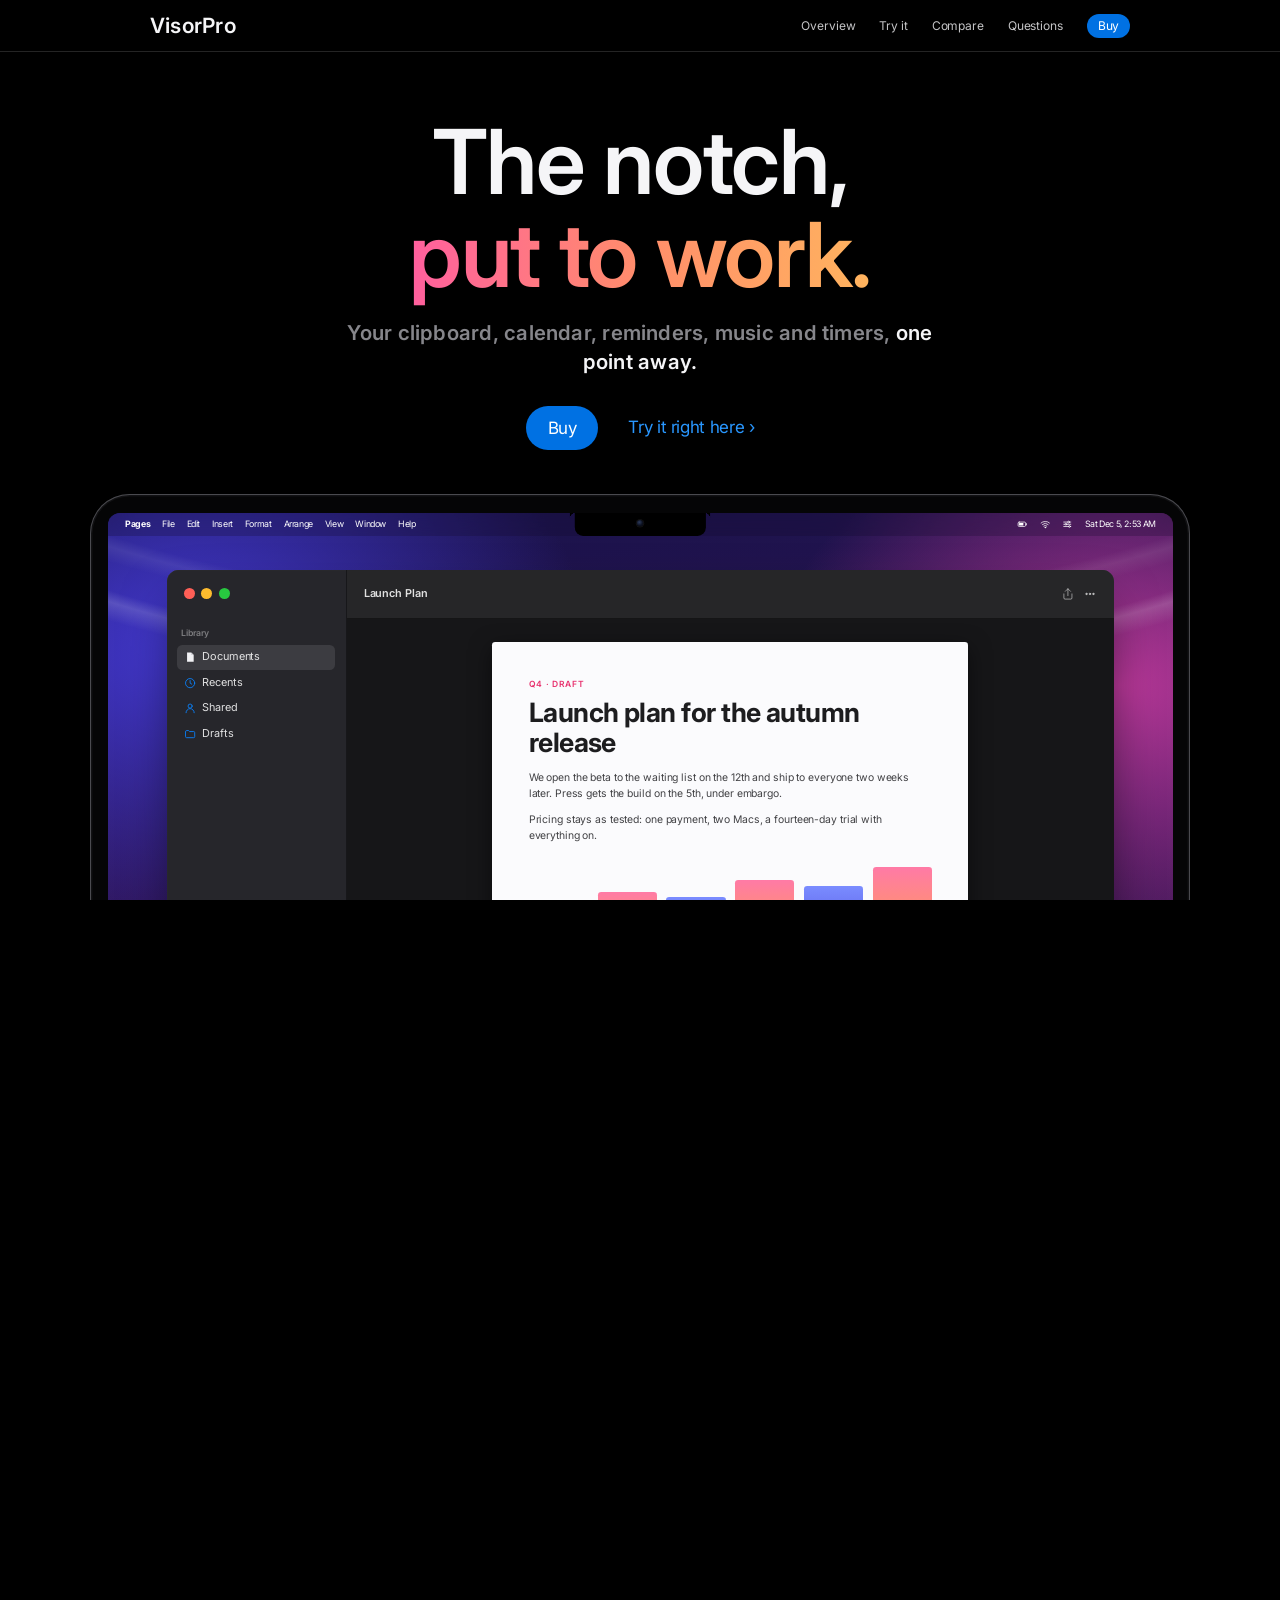
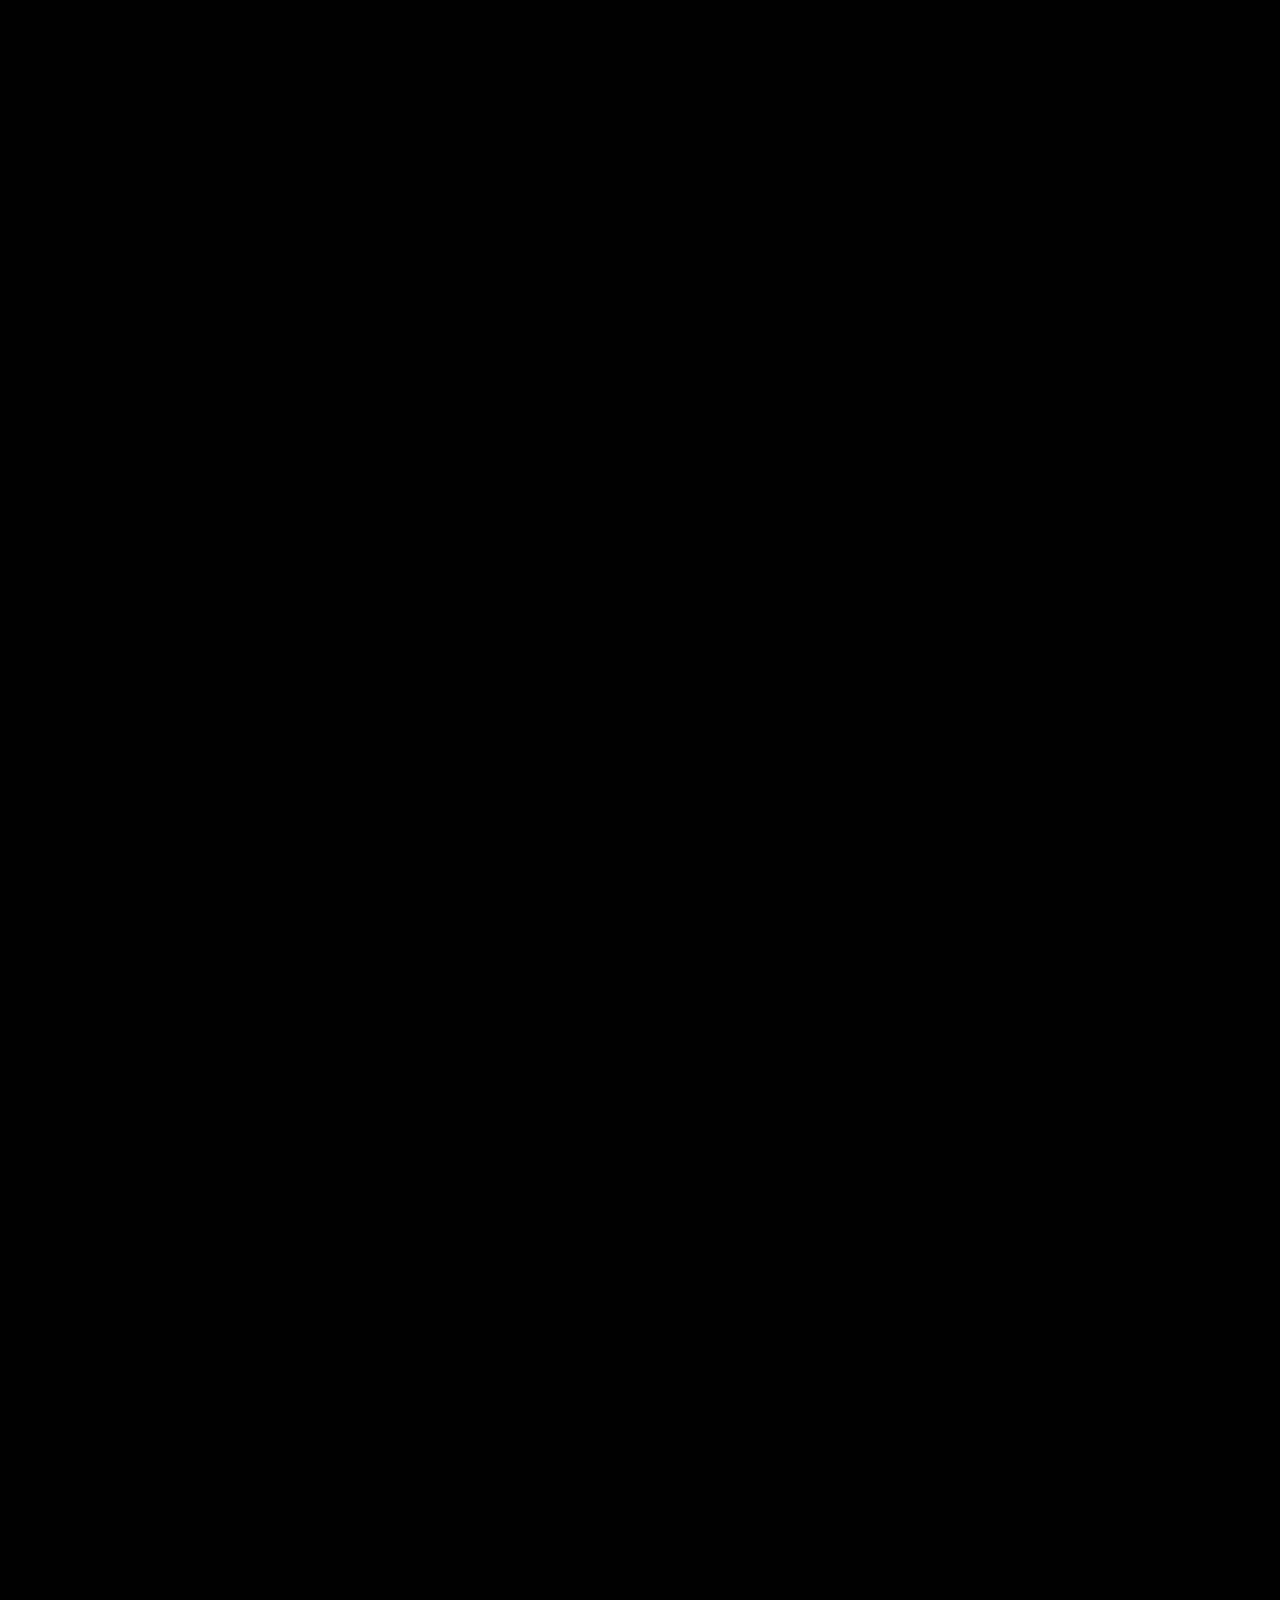
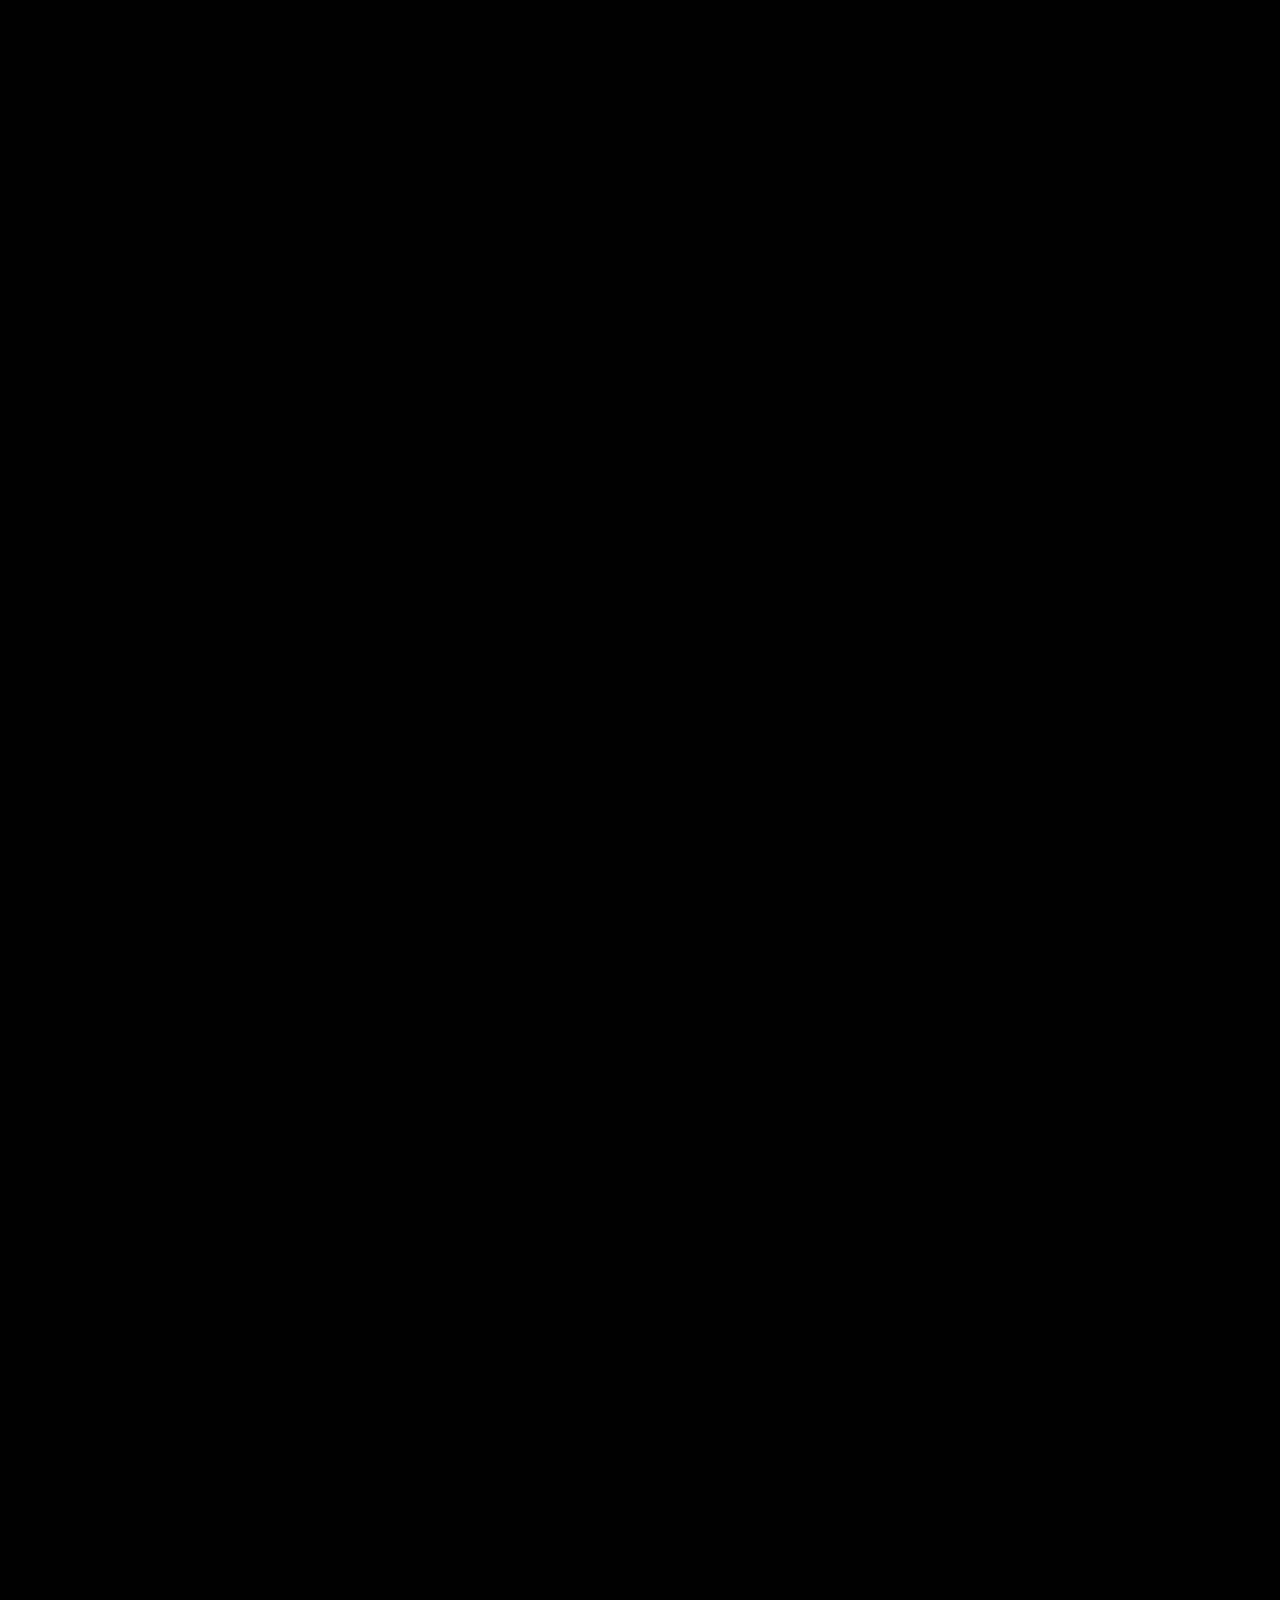
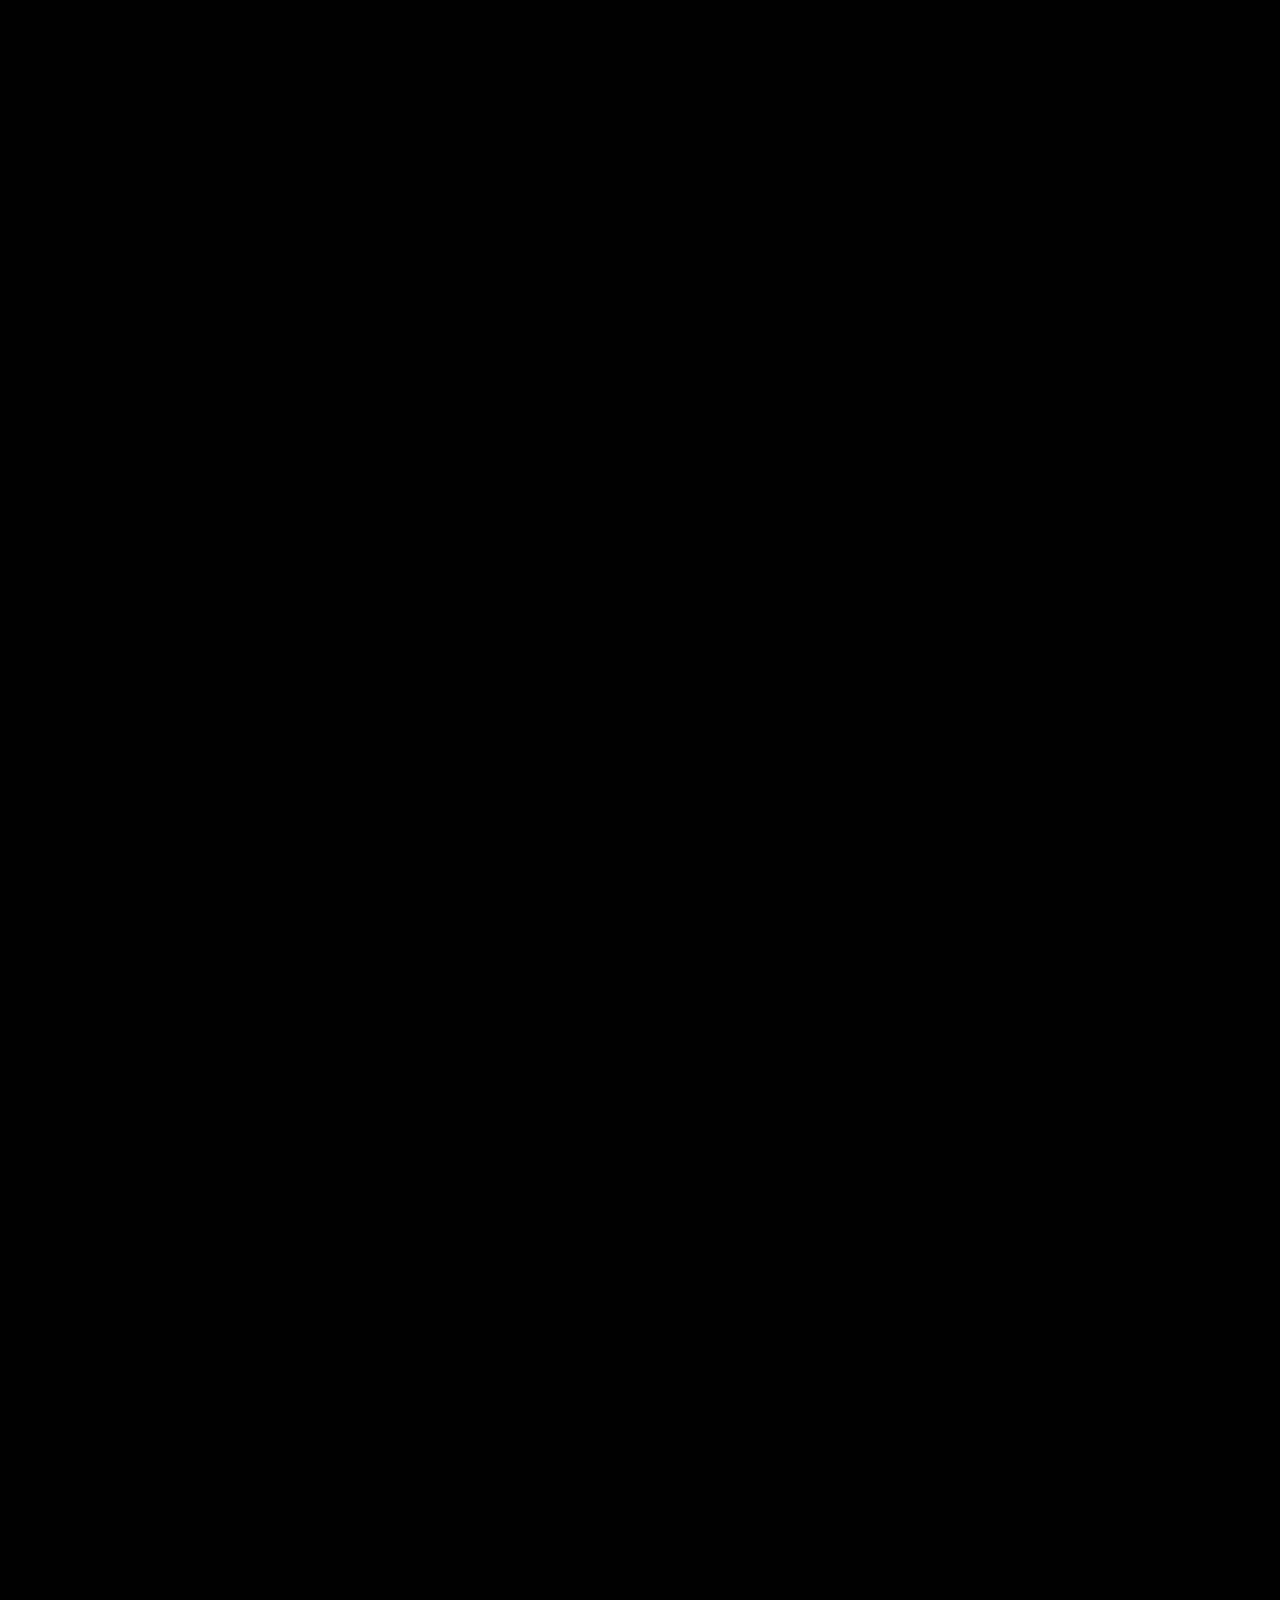
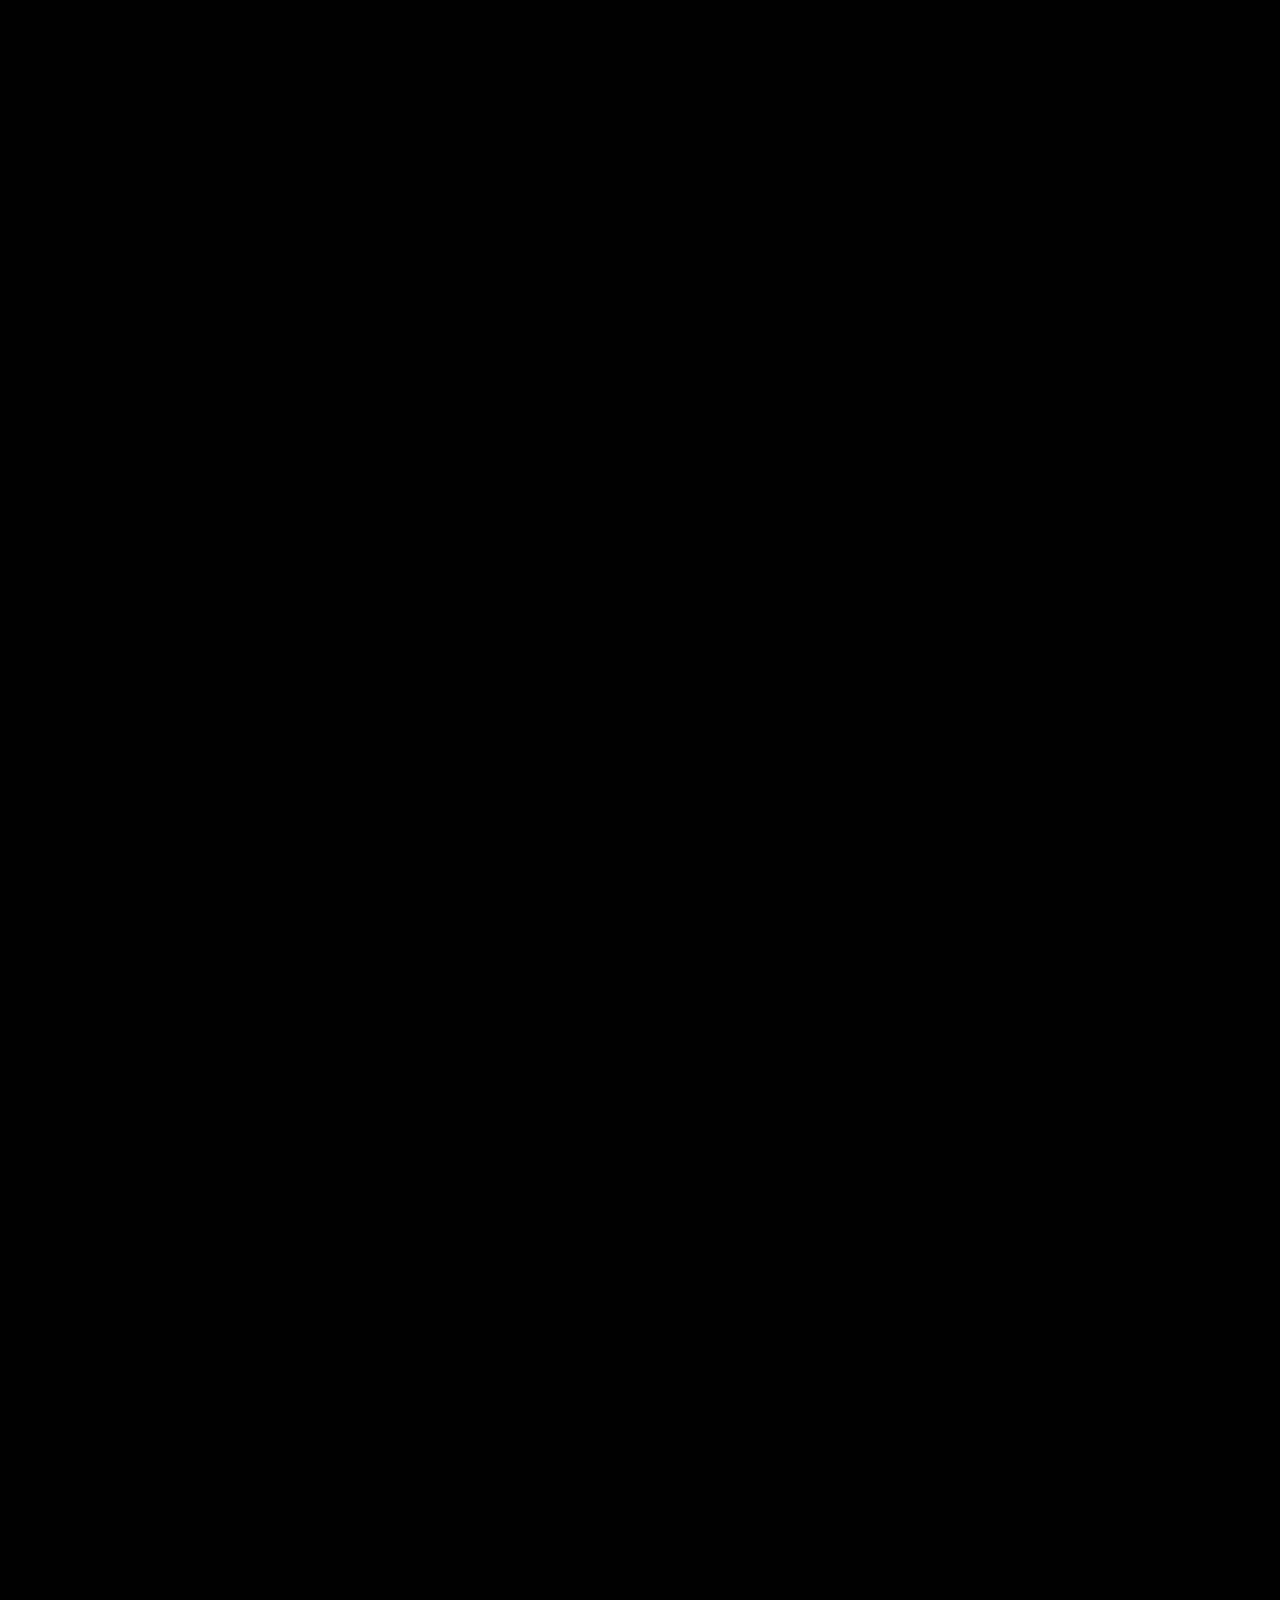
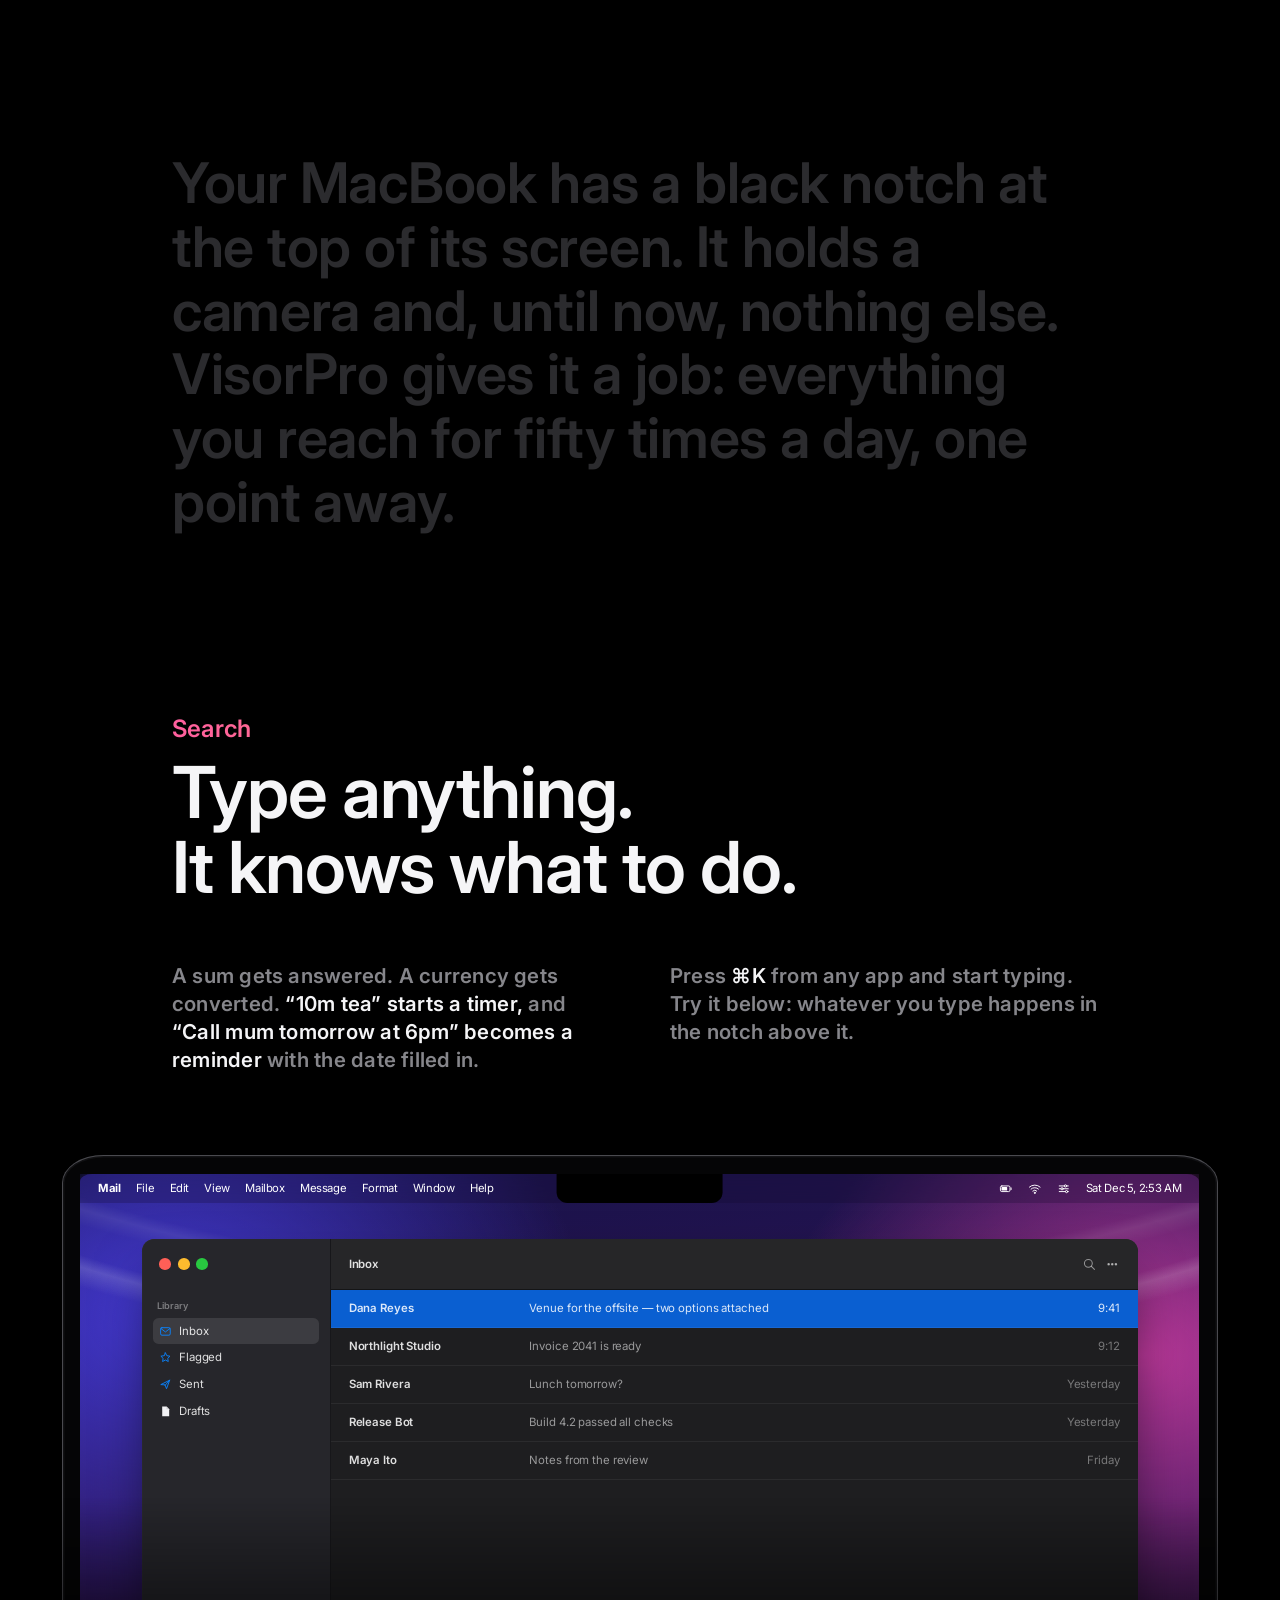
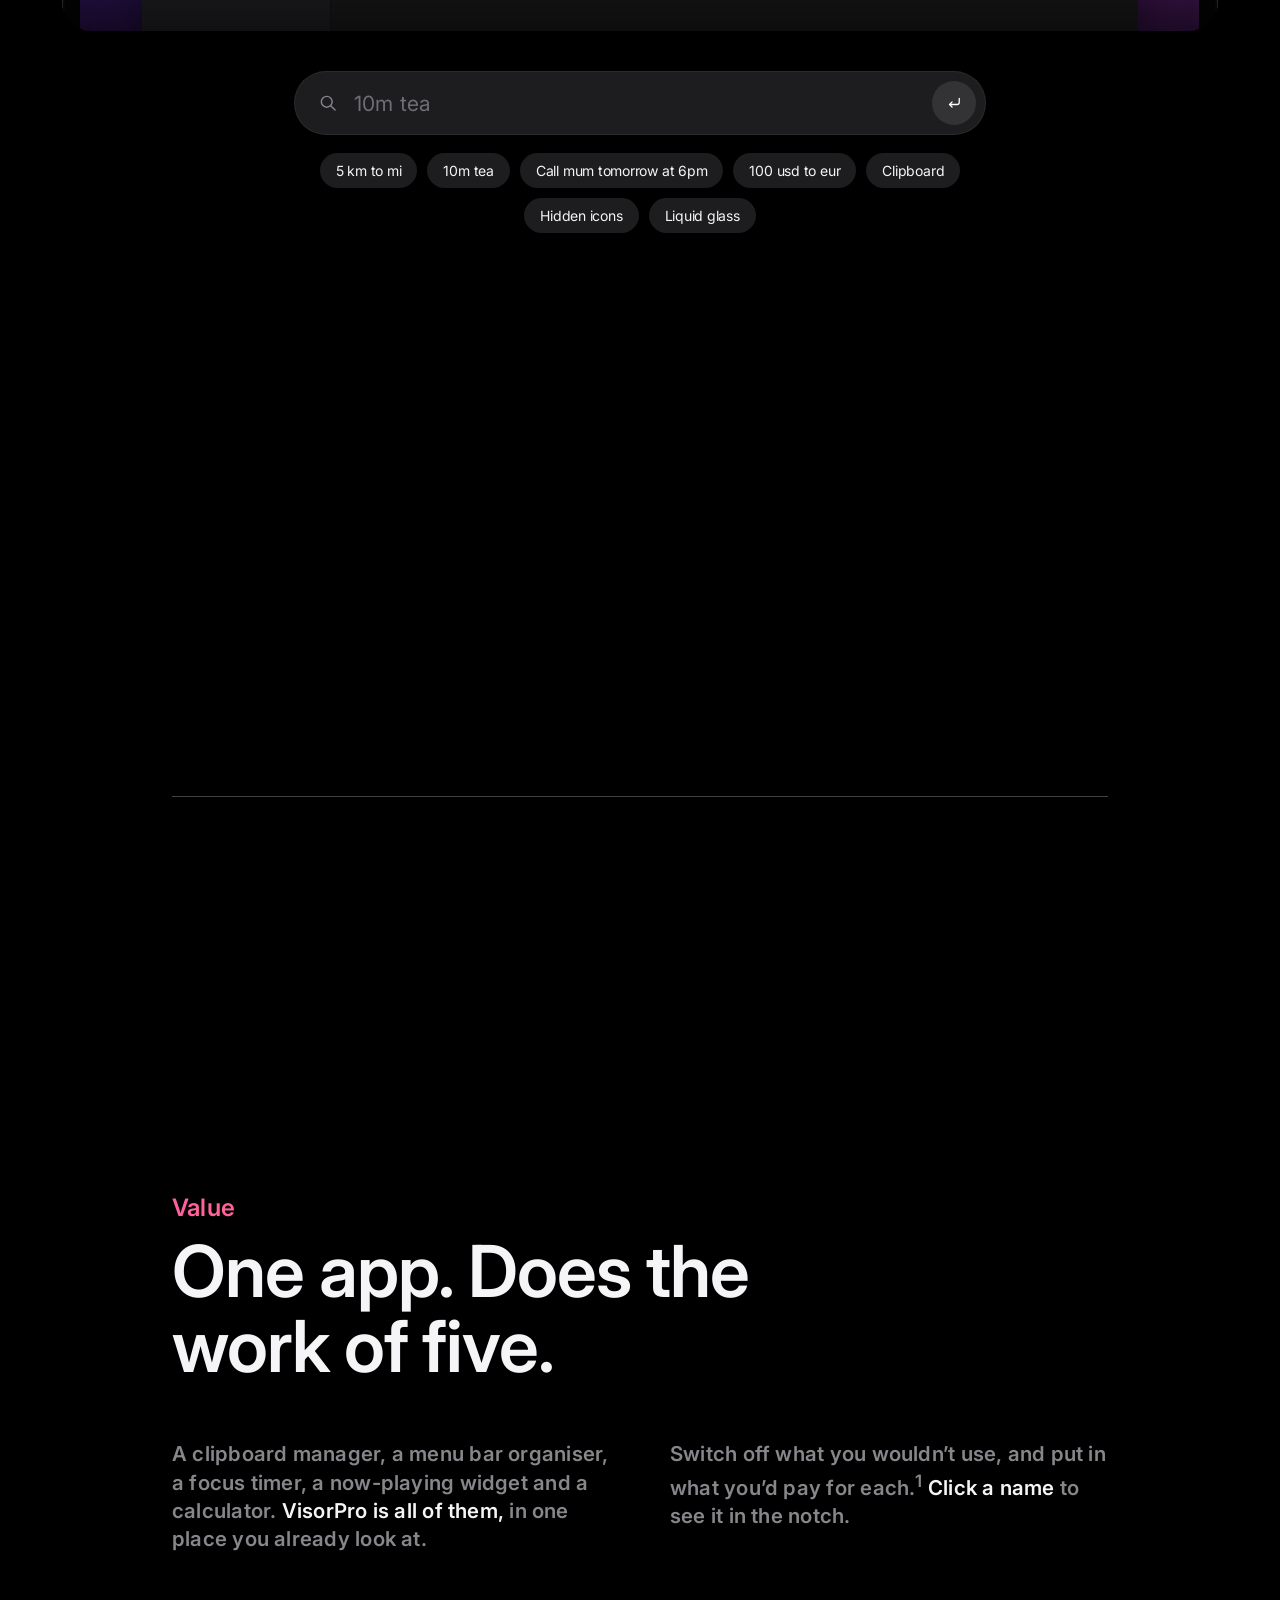
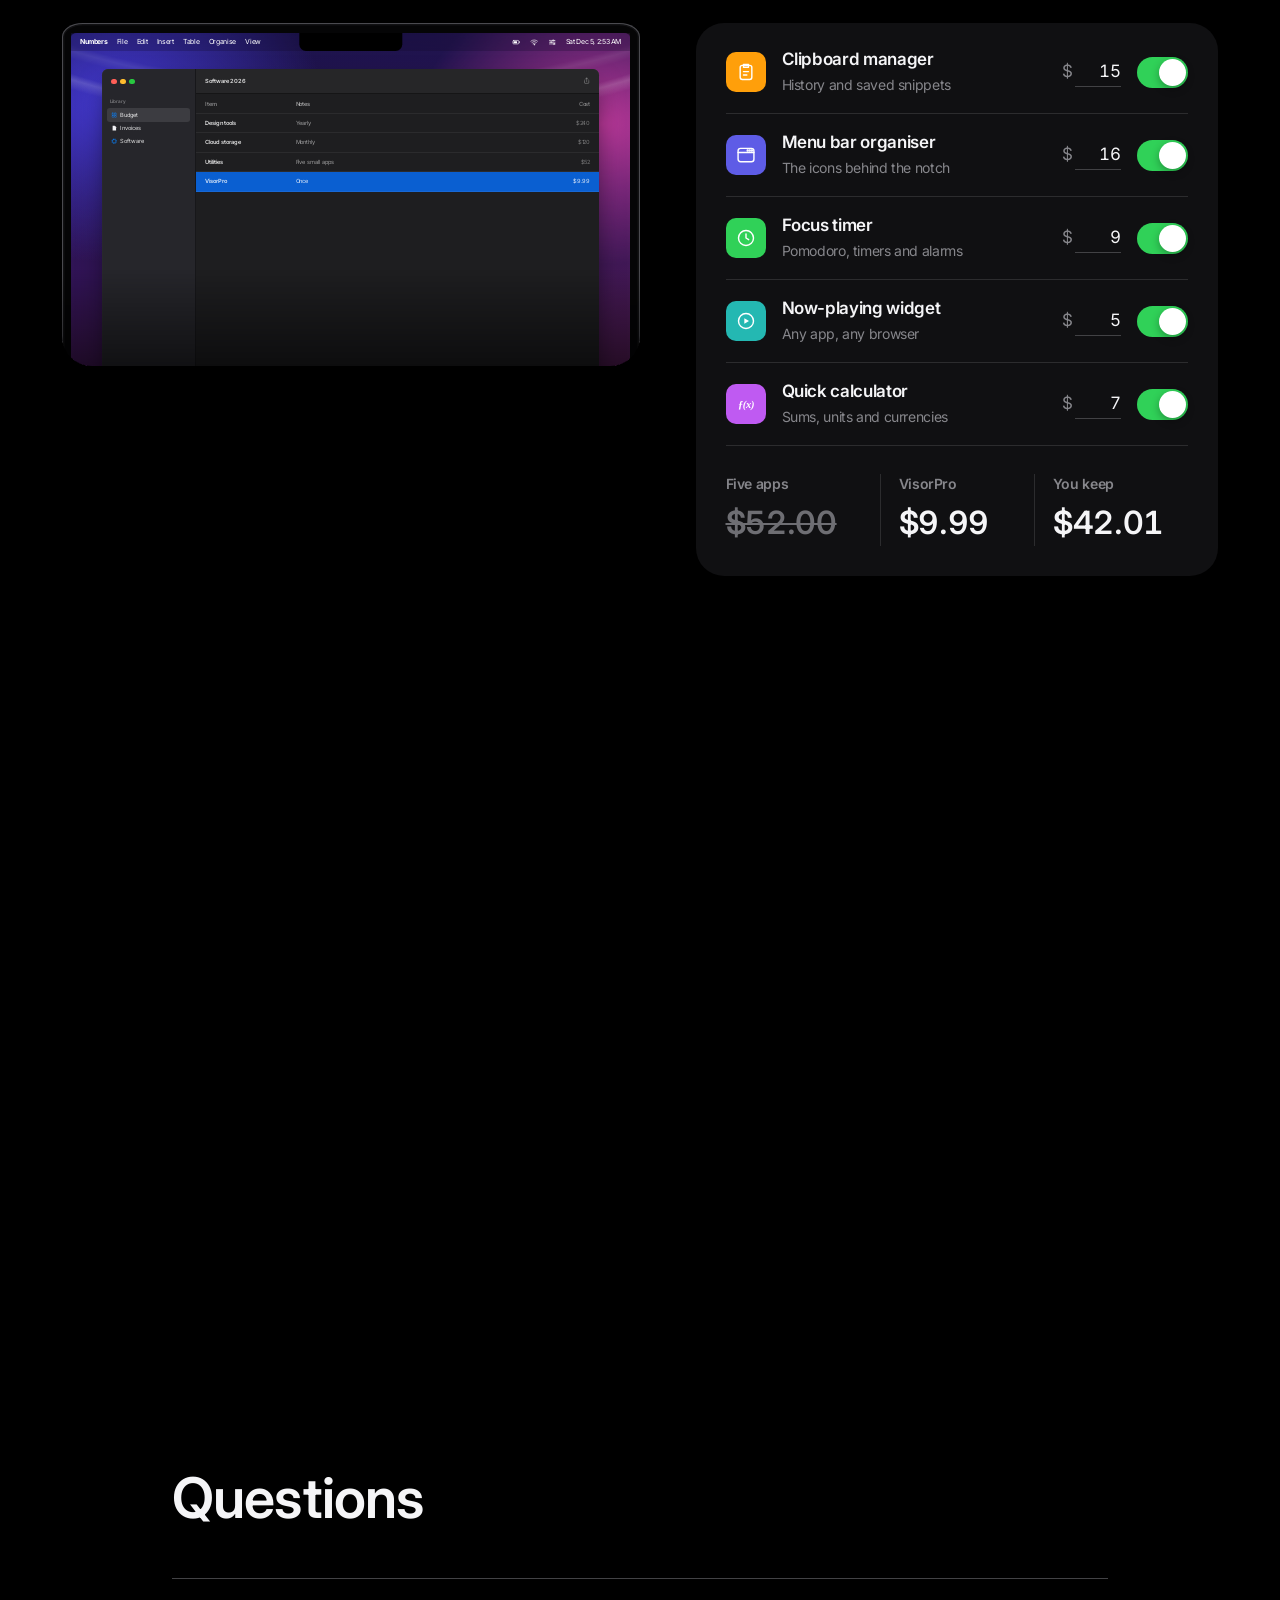
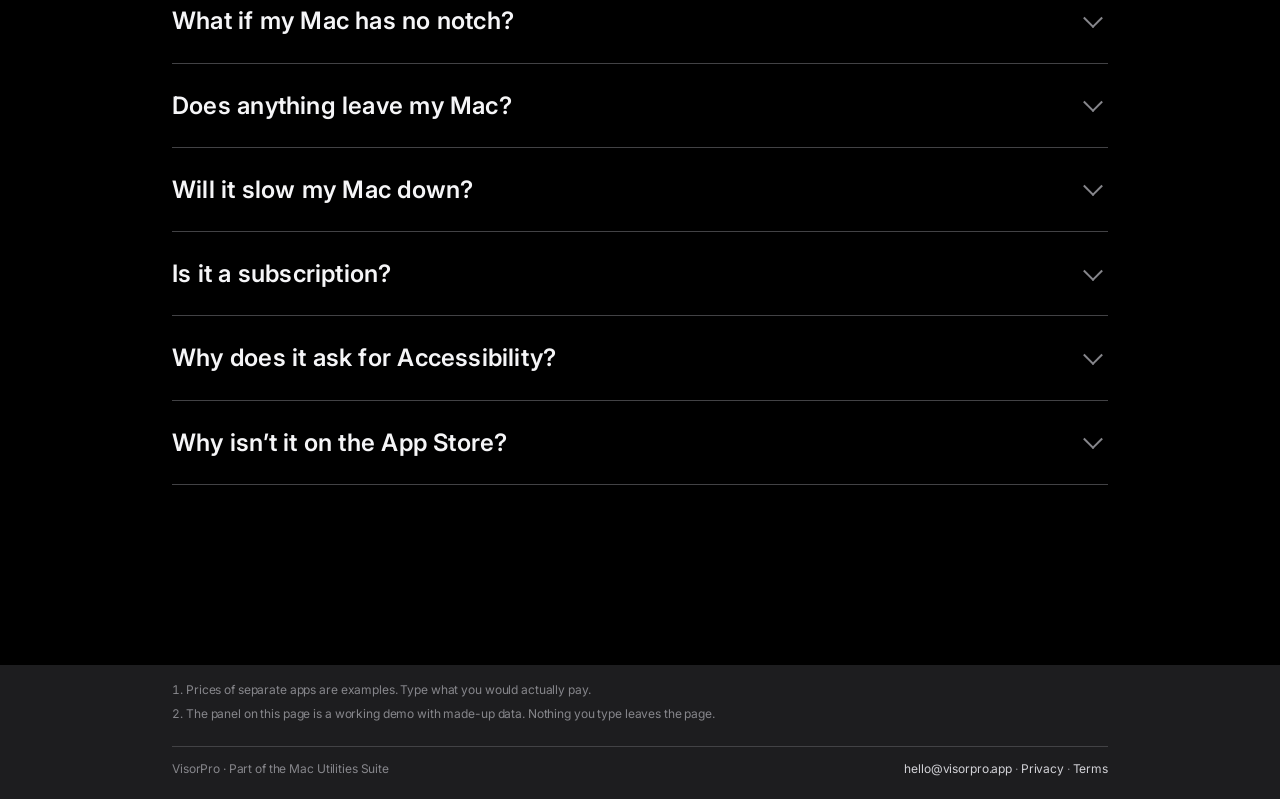
<file: v12.html>
<!doctype html>
<html lang="en">
<head>
<meta charset="utf-8">
<meta name="viewport" content="width=device-width, initial-scale=1, viewport-fit=cover">
<title>VisorPro — The notch, put to work</title>
<meta name="description" content="VisorPro turns the MacBook notch into a panel: clipboard history, calendar, reminders, music, timers and the menu bar icons the notch hides. Pay once.">
<meta name="theme-color" content="#000">
<link rel="icon" href="assets/favicon.svg" type="image/svg+xml">
<link rel="stylesheet" href="https://fonts.googleapis.com/css2?family=Inter:wght@400;500;600;700&display=swap">
<link rel="stylesheet" href="assets/demo.css">
<style>
  /* 12 · Scroll story. A MacBook rises, the view moves into its notch, and the panel goes through what it does
     while you scroll. Type, colour and spacing follow a Mac product page: semibold grey body copy with white
     emphasis, one accent used sparingly, generous space. */
  :root {
    --bg: #000; --tile: #101012; --tile2: #1d1d1f; --line: #2c2c2e; --line2: #424245;
    --t1: #f5f5f7; --t2: #86868b; --t3: #6e6e73; --blue: #2997ff; --buy: #0071e3;
    --acc: linear-gradient(90deg, #ff5f9e, #ff8d6b 50%, #ffb45e);
    --font: -apple-system, BlinkMacSystemFont, "SF Pro Display", "SF Pro Text", Inter, "Helvetica Neue", sans-serif;
    --mw: min(1100px, 90vw, calc((100vh - 112px) / .7));
  }
  * { box-sizing: border-box; }
  html { background: var(--bg); }
  body { margin: 0; background: var(--bg); color: var(--t1); font: 400 17px/1.47 var(--font); letter-spacing: -.022em; -webkit-font-smoothing: antialiased; }
  a { color: var(--blue); text-decoration: none; } a:hover { text-decoration: underline; }
  .wrap { max-width: 980px; margin: 0 auto; padding: 0 22px; }
  .wrap.w { max-width: 1200px; }
  .acc { background: var(--acc); -webkit-background-clip: text; background-clip: text; color: transparent; }
  .more::after { content: "\00a0›"; }

  /* Type scale */
  .eyebrow { display: block; font-size: 24px; line-height: 1.17; font-weight: 600; letter-spacing: .009em; margin: 0 0 12px; }
  .h-xl { font-size: clamp(48px, 7vw, 96px); line-height: 1.04; font-weight: 600; letter-spacing: -.015em; margin: 0; }
  .h-l { font-size: clamp(40px, 5.6vw, 80px); line-height: 1.05; font-weight: 600; letter-spacing: -.015em; margin: 0; }
  .intro { font-size: clamp(19px, 1.6vw, 21px); line-height: 1.38; font-weight: 600; letter-spacing: .011em; color: var(--t2); margin: 0; }
  .intro b { color: var(--t1); font-weight: 600; }
  .intro-cols { display: grid; grid-template-columns: 1fr 1fr; gap: 0 60px; margin-top: 56px; }

  .btn { display: inline-block; background: var(--buy); color: #fff !important; border-radius: 980px; font-size: 17px; line-height: 1.18; padding: 12px 22px; font-weight: 400; letter-spacing: -.022em; }
  .btn:hover { background: #0077ed; text-decoration: none; }
  .btn.sm { font-size: 12px; padding: 4px 11px; line-height: 1.33; }

  .sec { padding-top: 180px; }
  .rv { opacity: 0; transform: translateY(32px); transition: opacity 1.1s cubic-bezier(.16, 1, .3, 1), transform 1.1s cubic-bezier(.16, 1, .3, 1); }
  .rv.in { opacity: 1; transform: none; } .rv.d1 { transition-delay: .08s; } .rv.d2 { transition-delay: .16s; }
  @media (prefers-reduced-motion: reduce) { .rv { opacity: 1; transform: none; transition: none; } }

  /* Local nav */
  .lnav { position: sticky; top: 0; z-index: 90; height: 52px; background: rgba(0, 0, 0, .7); -webkit-backdrop-filter: saturate(1.8) blur(20px); backdrop-filter: saturate(1.8) blur(20px); }
  .lnav::after { content: ""; position: absolute; left: 0; right: 0; bottom: 0; height: 1px; background: rgba(255, 255, 255, .14); }
  .lnav .wrap { max-width: 1024px; height: 100%; display: flex; align-items: center; justify-content: space-between; }
  .lnav b { font-size: 21px; font-weight: 600; letter-spacing: .011em; }
  .lnav nav { display: flex; align-items: center; gap: 24px; font-size: 12px; letter-spacing: -.01em; }
  .lnav nav a:not(.btn) { color: rgba(245, 245, 247, .8); } .lnav nav a:not(.btn):hover { color: #fff; text-decoration: none; }

  /* ---------- The MacBook ---------- */
  .mac { position: relative; width: var(--w, var(--mw)); }
  .mac-lid { position: relative; background: #050506; border-radius: calc(var(--w, var(--mw)) * .036) calc(var(--w, var(--mw)) * .036) calc(var(--w, var(--mw)) * .01) calc(var(--w, var(--mw)) * .01);
    padding: calc(var(--w, var(--mw)) * .017) calc(var(--w, var(--mw)) * .016) calc(var(--w, var(--mw)) * .026);
    box-shadow: inset 0 0 0 1px #4a4a4f, inset 0 0 0 2.5px #111113, 0 50px 100px -40px rgba(0, 0, 0, .9); }
  .mac-scr { position: relative; aspect-ratio: 16 / 10.35; overflow: hidden; container-type: inline-size; border-radius: calc(var(--w, var(--mw)) * .011) calc(var(--w, var(--mw)) * .011) 2px 2px;
    background:
      radial-gradient(70% 60% at 50% 115%, rgba(255, 140, 100, .85), rgba(255, 140, 100, 0) 60%),
      radial-gradient(60% 70% at 8% 20%, rgba(70, 60, 220, .95), rgba(70, 60, 220, 0) 62%),
      radial-gradient(55% 65% at 95% 25%, rgba(200, 60, 160, .9), rgba(200, 60, 160, 0) 60%),
      linear-gradient(170deg, #17134a, #321456 55%, #5a1f55); }
  .mac-scr::before { content: ""; position: absolute; inset: 0; pointer-events: none;
    background: radial-gradient(140% 90% at 50% -30%, transparent 58%, rgba(255, 255, 255, .16) 59.5%, transparent 62%),
                radial-gradient(140% 90% at 50% -38%, transparent 58%, rgba(255, 255, 255, .08) 59.5%, transparent 61.5%); }
  .mac-base { position: relative; height: calc(var(--w, var(--mw)) * .021); margin: 0 -5.5%; border-radius: 1px 1px calc(var(--w, var(--mw)) * .03) calc(var(--w, var(--mw)) * .03) / 1px 1px calc(var(--w, var(--mw)) * .016) calc(var(--w, var(--mw)) * .016);
    background: linear-gradient(#d9d9dc 0, #b8b8bc 30%, #8c8c90 75%, #5c5c60); box-shadow: 0 30px 50px -20px rgba(0, 0, 0, .8); }
  .mac-base::before { content: ""; position: absolute; top: 0; left: 50%; width: 15%; height: 42%; transform: translateX(-50%); border-radius: 0 0 9px 9px; background: linear-gradient(#8e8e92, #b9b9bd); }

  /* Inside the screen: the menu bar (as tall as the notch), a window, a pointer */
  .mb { position: absolute; top: 0; left: 0; right: 0; height: calc(32px * var(--vs, .7)); display: flex; align-items: center; justify-content: space-between; padding: 0 1.6cqw; z-index: 1;
    font-size: calc(12.5px * var(--vs, .7)); color: #fff; background: rgba(20, 10, 40, .22); -webkit-backdrop-filter: blur(12px); backdrop-filter: blur(12px); }
  .mb span { display: flex; align-items: center; gap: calc(17px * var(--vs, .7)); white-space: nowrap; }
  .mb b { font-weight: 700; }
  .mb .i { width: calc(15px * var(--vs, .7)); height: calc(15px * var(--vs, .7)); display: block; }
  .notch { position: absolute; top: 0; left: 50%; width: calc(185px * var(--vs, .7)); height: calc(32px * var(--vs, .7)); transform: translateX(-50%); background: #000; z-index: 2;
    border-radius: 0 0 calc(12px * var(--vs, .7)) calc(12px * var(--vs, .7)); }
  .win { position: absolute; left: 5.5%; right: 5.5%; top: calc(32px * var(--vs, .7) + 3.2cqw); bottom: -6%; border-radius: 1.1cqw; overflow: hidden; background: #1e1e20;
    box-shadow: 0 0 0 .5px rgba(255, 255, 255, .16) inset, 0 2.5cqw 5cqw -1cqw rgba(0, 0, 0, .6); display: grid; grid-template-columns: 19% 1fr; font-size: 1.02cqw; color: rgba(255, 255, 255, .86); letter-spacing: -.01em; }
  .win .side { background: rgba(40, 40, 44, .92); padding: 1.3cqw 1cqw; border-right: 1px solid rgba(0, 0, 0, .4); }
  .win .lights { display: flex; gap: .65cqw; margin-bottom: 2.1cqw; }
  .win .lights i { width: 1.05cqw; height: 1.05cqw; border-radius: 50%; background: #ff5f57; } .win .lights i:nth-child(2) { background: #febc2e; } .win .lights i:nth-child(3) { background: #28c840; }
  .win .side small { display: block; font-size: .82cqw; font-weight: 600; color: rgba(255, 255, 255, .4); margin: 0 0 .5cqw .4cqw; }
  .win .side div { padding: .45cqw .6cqw; border-radius: .5cqw; display: flex; gap: .6cqw; align-items: center; }
  .win .side div.on { background: rgba(255, 255, 255, .1); }
  .win .side .i { width: 1.15cqw; height: 1.15cqw; color: #0a84ff; display: block; }
  .win .main { display: flex; flex-direction: column; min-width: 0; }
  .win .tb { height: 4.6cqw; display: flex; align-items: center; gap: 1cqw; padding: 0 1.6cqw; border-bottom: 1px solid rgba(0, 0, 0, .45); background: #262628; font-weight: 600; }
  .win .tb em { margin-left: auto; display: flex; gap: .8cqw; font-style: normal; color: rgba(255, 255, 255, .5); }
  .win .tb em .i { width: 1.3cqw; height: 1.3cqw; display: block; }
  .win .body { flex: 1; background: #161618; display: grid; place-items: start center; padding-top: 2.2cqw; }
  .page { width: 62%; background: #fbfbfd; color: #1d1d1f; border-radius: .3cqw; padding: 3.2cqw 3.4cqw; box-shadow: 0 .6cqw 2cqw rgba(0, 0, 0, .5); }
  .page small { font-size: .8cqw; font-weight: 600; letter-spacing: .08em; text-transform: uppercase; color: #e8336f; }
  .page h5 { font-size: 2.5cqw; line-height: 1.1; margin: .6cqw 0 1.2cqw; font-weight: 700; letter-spacing: -.02em; }
  .page p { margin: 0 0 .9cqw; font-size: .98cqw; line-height: 1.55; color: #424245; }
  .page .chart { display: flex; align-items: flex-end; gap: .9cqw; height: 7cqw; margin-top: 1.6cqw; border-bottom: 1px solid #d2d2d7; }
  .page .chart i { flex: 1; border-radius: .3cqw .3cqw 0 0; background: linear-gradient(#ff7aa6, #ff9a5c); }
  .page .chart i:nth-child(odd) { background: linear-gradient(#7a8cff, #5a5ce6); }
  .rowl { display: grid; grid-template-columns: 22% 1fr auto; gap: 1cqw; padding: .9cqw 1.6cqw; border-bottom: 1px solid rgba(255, 255, 255, .06); align-items: baseline; }
  .rowl b { font-weight: 600; } .rowl span { color: rgba(255, 255, 255, .55); white-space: nowrap; overflow: hidden; text-overflow: ellipsis; } .rowl em { font-style: normal; color: rgba(255, 255, 255, .4); }
  .rowl.sel { background: #0a5fd1; } .rowl.sel span, .rowl.sel em { color: rgba(255, 255, 255, .85); }
  .ptr { position: absolute; left: 72%; top: 64%; width: max(14px, 1.45cqw); z-index: 8; pointer-events: none; filter: drop-shadow(0 1px 2px rgba(0, 0, 0, .55));
    transition: left 1.1s cubic-bezier(.55, 0, .15, 1), top 1.1s cubic-bezier(.55, 0, .15, 1), opacity .35s; }
  .ptr.at { left: calc(50% + 2.4cqw); top: calc(13px * var(--vs, .7)); }
  .ptr.off { opacity: 0; }

  /* A crop of the screen's top, framed the way the product page frames its close-ups */
  .crop { position: relative; overflow: hidden; border-radius: 0 0 30px 30px; aspect-ratio: 16 / 6.6; background: #000; }
  .crop .mac { position: absolute; left: 0; right: 0; top: 0; --w: 100%; width: 100%; }
  .crop::after { content: ""; position: absolute; left: 0; right: 0; bottom: 0; height: 28%; background: linear-gradient(transparent, rgba(0, 0, 0, .55)); pointer-events: none; z-index: 9; }

  /* ---------- 1 · The story ---------- */
  .story { position: relative; height: 880vh; }
  .stage { position: sticky; top: 52px; height: calc(100vh - 52px); overflow: hidden; }
  .hero { position: absolute; left: 0; right: 0; top: 7vh; text-align: center; padding: 0 22px; z-index: 3; }
  .hero p.intro { max-width: 640px; margin: 18px auto 0; }
  .hero .ctas { display: flex; gap: 30px; justify-content: center; align-items: center; margin-top: 30px; font-size: 17px; }
  .macw { position: absolute; left: 50%; top: 0; transform-origin: 50% 0; }
  .shade { position: absolute; left: 0; right: 0; bottom: 0; height: 38%; background: linear-gradient(rgba(0, 0, 0, 0), #000 72%); pointer-events: none; opacity: 0; z-index: 4; }
  .cap { position: absolute; left: 0; right: 0; bottom: 0; padding: 0 22px 5.5vh; z-index: 5; opacity: 0; pointer-events: none; transition: opacity .5s; }
  .cap.on { opacity: 1; pointer-events: auto; }
  .cap .in { max-width: 1024px; margin: 0 auto; display: flex; justify-content: space-between; align-items: flex-end; gap: 40px; }
  .cap .intro { max-width: 520px; min-height: 3.6em; }
  .cap .intro .t { display: block; animation: capIn .6s cubic-bezier(.16, 1, .3, 1); }
  @keyframes capIn { from { opacity: 0; transform: translateY(8px); } }
  .dots { display: flex; align-items: center; gap: 4px; height: 56px; padding: 0 8px; border-radius: 28px; background: rgba(42, 42, 45, .72); -webkit-backdrop-filter: blur(20px) saturate(1.6); backdrop-filter: blur(20px) saturate(1.6); flex: none; }
  .dots button { font: 400 14px var(--font); letter-spacing: -.016em; color: rgba(245, 245, 247, .8); background: none; border: 0; height: 40px; padding: 0 14px; border-radius: 20px; cursor: pointer; white-space: nowrap; position: relative; overflow: hidden; transition: background .3s, color .3s; flex: none; }
  .dots button:hover { color: #fff; }
  .dots button.on { background: #f5f5f7; color: #1d1d1f; }
  .dots button.on::after { content: ""; position: absolute; left: 0; bottom: 0; height: 2px; width: calc(var(--sp, 0) * 100%); background: #1d1d1f; opacity: .25; }

  /* ---------- 2 · Words ---------- */
  .words { font-size: clamp(32px, 4.4vw, 56px); line-height: 1.14; font-weight: 600; letter-spacing: -.005em; margin: 0; }
  .words span { color: #2b2b2e; transition: color .35s; }
  .words span.lit { color: var(--t1); }

  /* ---------- 3 · Try ---------- */
  .try-crop { margin-top: 80px; }
  .field { max-width: 692px; margin: 40px auto 0; }
  .field form { display: flex; align-items: center; gap: 14px; height: 64px; padding: 0 10px 0 24px; border-radius: 32px; background: var(--tile2); transition: box-shadow .2s; box-shadow: inset 0 0 0 1px rgba(255, 255, 255, .06); }
  .field form:focus-within { box-shadow: inset 0 0 0 2px var(--blue); }
  .field form > .i, .field form > span > .i { width: 20px; height: 20px; color: var(--t2); flex: none; display: block; }
  .field input { flex: 1; min-width: 0; background: none; border: 0; outline: none; color: var(--t1); font: 400 21px var(--font); letter-spacing: .011em; }
  .field input::placeholder { color: var(--t3); }
  .field button[type=submit] { width: 44px; height: 44px; border-radius: 50%; border: 0; background: #333336; color: #fff; display: grid; place-items: center; cursor: pointer; flex: none; }
  .field button[type=submit]:hover { background: var(--buy); }
  .field button .i { width: 18px; height: 18px; display: block; }
  .chips { display: flex; flex-wrap: wrap; gap: 10px; justify-content: center; margin-top: 18px; }
  .chips button { font: 400 14px var(--font); letter-spacing: -.016em; color: var(--t1); background: var(--tile2); border: 0; border-radius: 980px; padding: 9px 16px; cursor: pointer; transition: background .2s; }
  .chips button:hover { background: #2c2c2e; }
  .out { min-height: 96px; margin-top: 26px; text-align: center; }
  .res { animation: capIn .5s cubic-bezier(.16, 1, .3, 1); }
  .res .big { font-size: 48px; font-weight: 600; letter-spacing: -.01em; line-height: 1.08; }
  .res .what { font-size: 21px; font-weight: 600; }
  .res .note { color: var(--t2); font-size: 17px; margin-top: 4px; }

  /* ---------- 4 · Numbers ---------- */
  .stats { display: grid; grid-template-columns: repeat(4, 1fr); gap: 0; margin-top: 70px; border-top: 1px solid var(--line2); }
  .stat { padding: 34px 28px 0 0; }
  .stat .n { font-size: clamp(56px, 6vw, 80px); font-weight: 600; letter-spacing: -.02em; line-height: 1; font-variant-numeric: tabular-nums; }
  .stat .n small { font-size: .45em; margin-left: 2px; }
  .stat p { margin: 14px 0 0; color: var(--t2); font-size: 17px; font-weight: 600; letter-spacing: -.01em; line-height: 1.35; } .stat p b { color: var(--t1); font-weight: 600; }

  /* ---------- 5 · Five apps ---------- */
  .five { display: grid; grid-template-columns: 1.05fr .95fr; gap: 56px; align-items: start; margin-top: 70px; }
  .five .pin { position: sticky; top: 110px; }
  .five .crop { aspect-ratio: 16 / 9.5; }
  .cmp { background: var(--tile); border-radius: 28px; padding: 8px 30px 30px; }
  .crow { display: grid; grid-template-columns: 40px 1fr auto 51px; gap: 16px; align-items: center; padding: 16px 0; border-bottom: 1px solid var(--line); }
  .crow .ic { width: 40px; height: 40px; border-radius: 10px; display: grid; place-items: center; color: #fff; background: var(--c); }
  .crow .ic .i { width: 20px; height: 20px; display: block; }
  .crow b { display: block; font-size: 17px; font-weight: 600; letter-spacing: -.02em; cursor: pointer; } .crow b:hover { color: var(--blue); }
  .crow small { color: var(--t2); font-size: 14px; }
  .crow .pr { display: flex; align-items: baseline; gap: 2px; font-size: 17px; font-variant-numeric: tabular-nums; color: var(--t2); }
  .crow .pr input { width: 46px; background: none; border: 0; border-bottom: 1px solid var(--line2); color: var(--t1); font: inherit; text-align: right; outline: none; padding: 2px 0; }
  .crow .pr input:focus { border-color: var(--blue); }
  .crow.off { opacity: .38; }
  .sw { position: relative; width: 51px; height: 31px; }
  .sw input { position: absolute; inset: 0; opacity: 0; margin: 0; cursor: pointer; z-index: 1; }
  .sw i { position: absolute; inset: 0; border-radius: 16px; background: #39393d; transition: background .25s; }
  .sw i::after { content: ""; position: absolute; top: 2px; left: 2px; width: 27px; height: 27px; border-radius: 50%; background: #fff; box-shadow: 0 3px 8px rgba(0, 0, 0, .3); transition: transform .25s cubic-bezier(.3, .7, .4, 1.2); }
  .sw input:checked + i { background: #30d158; } .sw input:checked + i::after { transform: translateX(20px); }
  .tot { display: grid; grid-template-columns: repeat(3, 1fr); margin-top: 28px; }
  .tot div + div { border-left: 1px solid var(--line); padding-left: 18px; }
  .tot span { display: block; color: var(--t2); font-size: 14px; font-weight: 600; }
  .tot b { display: block; font-size: 32px; font-weight: 600; letter-spacing: -.01em; margin-top: 4px; font-variant-numeric: tabular-nums; }
  .tot .old { text-decoration: line-through; text-decoration-thickness: 1.5px; color: var(--t3); }

  /* ---------- 6 · Buy, questions, footer ---------- */
  .buy { text-align: center; }
  .price { font-size: clamp(80px, 11vw, 136px); font-weight: 600; letter-spacing: -.025em; line-height: 1; margin: 34px 0 10px; }
  .price s { font-size: .26em; color: var(--t3); font-weight: 600; margin-left: 14px; vertical-align: .95em; text-decoration-thickness: 2px; }
  .fine { font-size: 14px; color: var(--t2); margin: 0; letter-spacing: -.016em; }
  .ctas2 { display: flex; gap: 30px; justify-content: center; align-items: center; margin-top: 30px; flex-wrap: wrap; }
  .feats { display: grid; grid-template-columns: repeat(5, 1fr); gap: 24px; margin: 90px auto 0; max-width: 980px; }
  .feats div { display: grid; justify-items: center; gap: 14px; font-size: 14px; color: var(--t2); line-height: 1.35; }
  .feats .i { width: 36px; height: 36px; color: var(--t1); display: block; }
  .feats b { color: var(--t1); font-weight: 600; font-size: 17px; display: block; margin-bottom: 2px; }
  .faq { margin-top: 50px; }
  .faq details { border-top: 1px solid var(--line2); } .faq details:last-child { border-bottom: 1px solid var(--line2); }
  .faq summary { list-style: none; cursor: pointer; padding: 24px 56px 24px 0; font-size: 24px; font-weight: 600; letter-spacing: .009em; position: relative; }
  .faq summary::-webkit-details-marker { display: none; }
  .faq summary::after { content: ""; position: absolute; right: 8px; top: 50%; width: 12px; height: 12px; border-right: 2px solid var(--t2); border-bottom: 2px solid var(--t2); transform: translateY(-70%) rotate(45deg); transition: transform .3s; }
  .faq details[open] summary::after { transform: translateY(-20%) rotate(225deg); }
  .faq p { margin: 0 0 28px; color: var(--t2); font-size: 19px; font-weight: 600; letter-spacing: .011em; max-width: 760px; }
  .foot { margin-top: 180px; background: #1d1d1f; color: var(--t2); font-size: 12px; line-height: 1.33; letter-spacing: -.01em; padding: 17px 0 22px; }
  .foot ol { margin: 0; padding: 0 0 16px 14px; border-bottom: 1px solid var(--line2); } .foot li { margin-bottom: 8px; }
  .foot .row { display: flex; justify-content: space-between; padding-top: 14px; flex-wrap: wrap; gap: 10px; } .foot a { color: #d2d2d7; }

  @media (max-width: 860px) {
    .lnav nav a:not(.btn) { display: none; }
    .intro-cols { grid-template-columns: 1fr; gap: 20px; margin-top: 36px; }
    .story { height: 760vh; }
    .cap .in { flex-direction: column; align-items: stretch; gap: 16px; }
    .dots { overflow-x: auto; scrollbar-width: none; height: 48px; } .dots button { height: 36px; padding: 0 12px; }
    .stats { grid-template-columns: 1fr 1fr; } .stat { padding-bottom: 20px; }
    .five { grid-template-columns: 1fr; } .five .pin { position: relative; top: 0; }
    .crow { grid-template-columns: 40px 1fr 51px; } .crow .pr { grid-column: 2; } .crow .sw { grid-row: 1; grid-column: 3; }
    .tot b { font-size: 24px; }
    .feats { grid-template-columns: 1fr 1fr; }
    .field form { height: 56px; } .field input { font-size: 18px; }
    .faq summary { font-size: 19px; } .faq p { font-size: 17px; }
    .sec { padding-top: 120px; }
  }
</style>
</head>
<body>
<header class="lnav">
  <div class="wrap">
    <b>VisorPro</b>
    <nav><a href="#top">Overview</a><a href="#try">Try it</a><a href="#five">Compare</a><a href="#faq">Questions</a><a class="btn sm" href="checkout.html">Buy</a></nav>
  </div>
</header>

<main id="top">
  <section class="story" id="story">
    <div class="stage" id="stage">
      <div class="hero" id="hero">
        <h1 class="h-xl">The notch,<br><span class="acc">put to work.</span></h1>
        <p class="intro">Your clipboard, calendar, reminders, music and timers, <b>one point away.</b></p>
        <div class="ctas"><a class="btn" href="checkout.html">Buy</a><a class="more" href="#try">Try it right here</a></div>
      </div>
      <div class="macw" id="macw"><div class="mac" data-screen="story"></div></div>
      <div class="shade" id="shade"></div>
      <div class="cap" id="cap"><div class="in"><p class="intro" id="cap-t"></p><div class="dots" id="dots" role="tablist" aria-label="What it does"></div></div></div>
    </div>
  </section>

  <section class="sec" id="why">
    <div class="wrap"><p class="words" id="words">Your MacBook has a black notch at the top of its screen. It holds a camera and, until now, nothing else. VisorPro gives it a job: everything you reach for fifty times a day, one point away.</p></div>
  </section>

  <section class="sec" id="try">
    <div class="wrap">
      <span class="eyebrow acc rv">Search</span>
      <h2 class="h-l rv d1">Type anything.<br>It knows what to do.</h2>
      <div class="intro-cols rv d2">
        <p class="intro">A sum gets answered. A currency gets converted. <b>“10m tea” starts a timer,</b> and <b>“Call mum tomorrow at 6pm” becomes a reminder</b> with the date filled in.</p>
        <p class="intro">Press <b>⌘K</b> from any app and start typing. Try it below: whatever you type happens in the notch above it.</p>
      </div>
    </div>
    <div class="wrap w">
      <div class="crop try-crop rv"><div class="mac" data-screen="try"></div></div>
      <div class="field" data-vp-keep>
        <form id="try-form" autocomplete="off"><span data-i="search"></span><input id="try-in" aria-label="Type anything" spellcheck="false" placeholder="5 km to mi"><button type="submit" aria-label="Run"><span data-i="returnKey"></span></button></form>
        <div class="chips" id="chips"></div>
        <div class="out" id="out" aria-live="polite"></div>
      </div>
    </div>
  </section>

  <section class="sec">
    <div class="wrap">
      <span class="eyebrow acc rv">Built in</span>
      <h2 class="h-l rv d1">Small notch.<br>Big numbers.</h2>
      <div class="stats">
        <div class="stat rv"><div class="n"><span data-count="0">0</span><small>%</small></div><p><b>CPU while it’s folded away.</b> It waits for you, so your battery never notices.</p></div>
        <div class="stat rv d1"><div class="n"><span data-count="13">0</span></div><p><b>Tabs.</b> Keep the ones you use and hide the rest.</p></div>
        <div class="stat rv d2"><div class="n"><span data-count="5">0</span></div><p><b>Ways to open it.</b> Point, click, a shortcut, a file dragged up, a scroll.</p></div>
        <div class="stat rv"><div class="n"><span data-count="0">0</span></div><p><b>Accounts.</b> Everything stays on your Mac. Passwords are never recorded.</p></div>
      </div>
    </div>
  </section>

  <section class="sec" id="five">
    <div class="wrap">
      <span class="eyebrow acc rv">Value</span>
      <h2 class="h-l rv d1">One app. Does the<br>work of five.</h2>
      <div class="intro-cols rv d2">
        <p class="intro">A clipboard manager, a menu bar organiser, a focus timer, a now-playing widget and a calculator. <b>VisorPro is all of them,</b> in one place you already look at.</p>
        <p class="intro">Switch off what you wouldn’t use, and put in what you’d pay for each.<sup>1</sup> <b>Click a name</b> to see it in the notch.</p>
      </div>
    </div>
    <div class="wrap w">
      <div class="five">
        <div class="pin"><div class="crop"><div class="mac" data-screen="five"></div></div></div>
        <div class="cmp" data-vp-keep>
          <div id="rows"></div>
          <div class="tot"><div><span>Five apps</span><b class="old" id="sum"></b></div><div><span>VisorPro</span><b data-price></b></div><div><span>You keep</span><b id="keep"></b></div></div>
        </div>
      </div>
    </div>
  </section>

  <section class="sec buy" id="buy">
    <div class="wrap">
      <h2 class="h-l rv">Pay once. Keep it.</h2>
      <div class="price rv d1"><span data-price></span><s data-price-was></s></div>
      <p class="fine rv d1">Early price. Every version 1 update included.</p>
      <div class="ctas2 rv d2"><a class="btn" href="checkout.html">Buy VisorPro</a><a class="more" href="#">Download the free trial</a></div>
      <div class="feats rv">
        <div><span data-i="card"></span><span><b>No subscription</b>Pay once</span></div>
        <div><span data-i="display"></span><span><b><span data-macs></span> Macs</b>One licence</span></div>
        <div><span data-i="clock"></span><span><b><span data-trial></span>-day trial</b>No card needed</span></div>
        <div><span data-i="lock"></span><span><b>Stays on your Mac</b>No account</span></div>
        <div><span data-i="shield"></span><span><b>14-day refund</b>No questions</span></div>
      </div>
    </div>
  </section>

  <section class="sec" id="faq">
    <div class="wrap"><h2 class="h-l rv" style="font-size:clamp(36px,4.6vw,56px)">Questions</h2><div class="faq" data-faq="6"></div></div>
  </section>
</main>

<footer class="foot">
  <div class="wrap">
    <ol><li>Prices of separate apps are examples. Type what you would actually pay.</li><li>The panel on this page is a working demo with made-up data. Nothing you type leaves the page.</li></ol>
    <div class="row"><span>VisorPro · Part of the Mac Utilities Suite</span><span><a href="mailto:hello@visorpro.app">hello@visorpro.app</a> · <a href="#">Privacy</a> · <a href="#">Terms</a></span></div>
  </div>
</footer>

<script src="assets/icons.js"></script>
<script src="assets/data.js"></script>
<script src="assets/demo.js"></script>
<script src="assets/vkit.js"></script>
<script>
(function () {
  const $ = (s, r = document) => r.querySelector(s);
  const esc = (s) => String(s).replace(/[&<>"]/g, (c) => ({ '&': '&amp;', '<': '&lt;', '>': '&gt;', '"': '&quot;' }[c]));
  const clamp = (v, a = 0, b = 1) => Math.max(a, Math.min(b, v));
  const reduce = matchMedia('(prefers-reduced-motion: reduce)').matches;
  const I = (n) => VP.icon(n);
  const time = () => new Date().toLocaleString('en-US', { weekday: 'short', month: 'short', day: 'numeric', hour: 'numeric', minute: '2-digit' }).replace(',', '');

  /* ---------- The screens: one MacBook in the story, two close-ups further down ---------- */
  const SIDE = (items) => `<div class="side"><div class="lights"><i></i><i></i><i></i></div><small>Library</small>${items.map((t, i) => `<div class="${i === 0 ? 'on' : ''}">${I(t[0])}${t[1]}</div>`).join('')}</div>`;
  const SCREENS = {
    story: { app: 'Pages', menus: ['File', 'Edit', 'Insert', 'Format', 'Arrange', 'View', 'Window', 'Help'], base: true,
      win: `${SIDE([['doc', 'Documents'], ['clock', 'Recents'], ['user', 'Shared'], ['folder', 'Drafts']])}<div class="main"><div class="tb">Launch Plan<em>${I('share')}${I('ellipsis')}</em></div>
        <div class="body"><div class="page"><small>Q4 · Draft</small><h5>Launch plan for the autumn release</h5><p>We open the beta to the waiting list on the 12th and ship to everyone two weeks later. Press gets the build on the 5th, under embargo.</p><p>Pricing stays as tested: one payment, two Macs, a fourteen-day trial with everything on.</p><div class="chart"><i style="height:42%"></i><i style="height:58%"></i><i style="height:51%"></i><i style="height:74%"></i><i style="height:66%"></i><i style="height:92%"></i></div></div></div></div>` },
    try: { app: 'Mail', menus: ['File', 'Edit', 'View', 'Mailbox', 'Message', 'Format', 'Window', 'Help'],
      win: `${SIDE([['mail', 'Inbox'], ['star', 'Flagged'], ['send', 'Sent'], ['doc', 'Drafts']])}<div class="main"><div class="tb">Inbox<em>${I('search')}${I('ellipsis')}</em></div>
        <div class="body" style="display:block;padding:0;background:#1e1e20">${[['Dana Reyes', 'Venue for the offsite — two options attached', '9:41'], ['Northlight Studio', 'Invoice 2041 is ready', '9:12'], ['Sam Rivera', 'Lunch tomorrow?', 'Yesterday'], ['Release Bot', 'Build 4.2 passed all checks', 'Yesterday'], ['Maya Ito', 'Notes from the review', 'Friday']].map((r, i) => `<div class="rowl${i === 0 ? ' sel' : ''}"><b>${r[0]}</b><span>${r[1]}</span><em>${r[2]}</em></div>`).join('')}</div></div>` },
    five: { app: 'Numbers', menus: ['File', 'Edit', 'Insert', 'Table', 'Organise', 'View'],
      win: `${SIDE([['grid4', 'Budget'], ['doc', 'Invoices'], ['chip', 'Software']])}<div class="main"><div class="tb">Software 2026<em>${I('share')}</em></div>
        <div class="body" style="display:block;padding:0;background:#1e1e20">${[['Item', 'Notes', 'Cost'], ['Design tools', 'Yearly', '$240'], ['Cloud storage', 'Monthly', '$120'], ['Utilities', 'Five small apps', '$52'], ['VisorPro', 'Once', '$9.99']].map((r, i) => `<div class="rowl${i === 4 ? ' sel' : ''}" style="${i === 0 ? 'color:rgba(255,255,255,.45);font-weight:600' : ''}"><b>${r[0]}</b><span>${r[1]}</span><em>${r[2]}</em></div>`).join('')}</div></div>` },
  };
  document.querySelectorAll('[data-screen]').forEach((m) => {
    const S = SCREENS[m.dataset.screen];
    m.innerHTML = `<div class="mac-lid"><div class="mac-scr" id="host-${m.dataset.screen}">
        <div class="mb"><span><b>${S.app}</b>${S.menus.map((x) => `<span>${x}</span>`).join('')}</span><span>${I('battery')}${I('wifi')}${I('sliders')}<span data-clock>${time()}</span></span></div>
        <div class="notch"></div><div class="win">${S.win}</div>
        ${m.dataset.screen === 'story' ? '<svg class="ptr" id="ptr" viewBox="0 0 20 30" aria-hidden="true"><path d="M1.5 1.5v23l5.6-5.3 3.9 8.6 3.6-1.6-3.9-8.4H18z" fill="#000" stroke="#fff" stroke-width="1.6" stroke-linejoin="round"/></svg>' : ''}
      </div></div>${S.base ? '<div class="mac-base"></div>' : ''}`;
  });
  setInterval(() => document.querySelectorAll('[data-clock]').forEach((e) => { e.textContent = time(); }), 15000);

  const D = VP.demo;
  const HOSTS = { story: [$('#host-story'), { fit: .41, max: 1.2, min: .18, margin: 0 }], try: [$('#host-try'), { fit: .5, max: 1.15, min: .3, margin: 0 }], five: [$('#host-five'), { fit: .62, max: 1, min: .3, margin: 0 }] };
  D.mount({ host: HOSTS.story[0], ...HOSTS.story[1] });
  VP.kit.fill();

  const io = new IntersectionObserver((es) => es.forEach((e) => { if (e.isIntersecting) { e.target.classList.add('in'); io.unobserve(e.target); } }), { rootMargin: '0px 0px -10% 0px' });
  document.querySelectorAll('.rv').forEach((el) => io.observe(el));

  /* ---------- 1 · The story ---------- */
  const STEPS = [
    { tab: 'The notch', t: '<b>It looks like a notch.</b> A camera and a black gap in your menu bar. Until now, that’s all it was.', run() { D.pin(false); D.close(); ptr('off'); } },
    { tab: 'Point', t: '<b>Point at it.</b> No click. It opens the moment the pointer arrives, and folds away when you leave.', run() { D.close(); ptr('at'); setTimeout(() => { if (cur === 1) { D.open(); D.setTab('widgets'); D.pin(true); } }, reduce ? 0 : 1000); } },
    { tab: 'Clipboard', t: '<b>Paste what you copied an hour ago.</b> Every copy is kept on your Mac. Passwords are never recorded.', run() { show('clipboard'); } },
    { tab: 'Calendar', t: '<b>The next call, one click away.</b> What’s next, with a countdown and its Join button.', run() { show('calendar'); } },
    { tab: 'Search', t: '<b>Type anything.</b> Sums, currencies, timers, reminders, any tab. ⌘K from any app.', run() { ptr('off'); D.open(); D.pin(true); D.search('10m tea'); if (document.activeElement && document.activeElement.blur) document.activeElement.blur(); } },
    { tab: 'Menu Bar', t: '<b>Every icon the notch hides.</b> A full menu bar pushes icons behind the camera. Here they are.', run() { show('menubar'); } },
    { tab: 'Looks', t: '<b>Make it yours.</b> Solid black, Liquid Glass, tinted, or black melting into glass. Any colour.', run() { show('widgets'); } },
  ];
  const LOOKS = ['liquid', 'tinted', 'fade', 'studio'];
  function show(tab) { ptr('off'); D.open(); D.pin(true); D.setTab(tab); }
  function ptr(state) { const c = $('#ptr'); c.classList.toggle('at', state === 'at'); c.classList.toggle('off', state === 'off'); }
  $('#dots').innerHTML = STEPS.map((s, i) => `<button role="tab" data-step="${i}">${s.tab}</button>`).join('');

  const story = $('#story'), stage = $('#stage'), hero = $('#hero'), macw = $('#macw'), shade = $('#shade'), cap = $('#cap');
  const RISE = .06, ZOOM = .15; // the MacBook rises, then the view moves into the notch, then the steps
  let cur = -1, look = -1;
  const ease = (x) => 1 - Math.pow(1 - x, 3);
  function layoutStory(p) {
    const W = macw.offsetWidth, sh = stage.clientHeight;
    const lidPad = W * .017, scrW = W * (1 - .032), vs = .41 * scrW / 620;
    const heroBottom = hero.offsetTop + hero.offsetHeight;
    const yStart = Math.min(heroBottom + 44, sh * .62), yFit = Math.max(20, (sh - macw.offsetHeight) / 2);
    const Z = clamp(Math.min(innerWidth * .8, 860) / (620 * vs), 1, 3.4);
    const yZoom = 14 - lidPad * Z * .35;
    const a = reduce ? 1 : ease(clamp(p / RISE)), b = reduce ? 1 : ease(clamp((p - RISE) / (ZOOM - RISE)));
    const y = b > 0 ? yFit + (yZoom - yFit) * b : yStart + (yFit - yStart) * a;
    const s = 1 + (Z - 1) * b;
    macw.style.transform = `translate(-50%, ${y.toFixed(1)}px) scale(${s.toFixed(4)})`;
    hero.style.opacity = String(clamp(1 - a * 1.4));
    hero.style.transform = `translateY(${(-a * 50).toFixed(1)}px)`;
    hero.style.visibility = a >= 1 ? 'hidden' : '';
    shade.style.opacity = String(b);
    return b;
  }
  function stepTop(i) { const r = story.getBoundingClientRect(), span = r.height - innerHeight; return scrollY + r.top + span * (ZOOM + (1 - ZOOM) * (i + .45) / STEPS.length); }
  function onStory() {
    const r = story.getBoundingClientRect();
    const p = clamp(-r.top / (r.height - innerHeight));
    const b = layoutStory(p);
    cap.classList.toggle('on', b >= .98);
    const sp = (p - ZOOM) / (1 - ZOOM) * STEPS.length;
    const i = b < .98 ? 0 : clamp(Math.floor(sp), 0, STEPS.length - 1);
    if (i !== cur) {
      cur = i; STEPS[i].run();
      $('#cap-t').innerHTML = `<span class="t">${STEPS[i].t}</span>`;
      document.querySelectorAll('#dots button').forEach((x, n) => x.classList.toggle('on', n === i));
    }
    const within = clamp(sp - i);
    const on = $('#dots button.on'); if (on) on.style.setProperty('--sp', within.toFixed(3));
    if (i === STEPS.length - 1) { const l = Math.min(LOOKS.length - 1, Math.floor(within * LOOKS.length)); if (l !== look) { look = l; D.setLook(LOOKS[l]); } }
    else if (look !== -1) { look = -1; D.setLook('studio'); }
  }
  $('#dots').addEventListener('click', (e) => { const x = e.target.closest('[data-step]'); if (x) scrollTo({ top: stepTop(+x.dataset.step), behavior: reduce ? 'auto' : 'smooth' }); });

  /* ---------- 2 · Words light up as you read ---------- */
  const words = $('#words');
  words.innerHTML = words.textContent.split(/(\s+)/).map((w) => /\s/.test(w) ? w : `<span>${w}</span>`).join('');
  const ws = [...words.querySelectorAll('span')];
  function onWords() {
    const r = words.getBoundingClientRect();
    const p = clamp((innerHeight * .82 - r.top) / (r.height + innerHeight * .3));
    const n = Math.round(p * ws.length);
    ws.forEach((w, k) => w.classList.toggle('lit', k < n));
  }

  /* ---------- One panel, three screens: it lives in whichever is most in view ---------- */
  function onHosts() {
    let best = null, bestV = 0;
    Object.entries(HOSTS).forEach(([k, [el]]) => { const r = el.getBoundingClientRect(); const v = Math.max(0, Math.min(r.bottom, innerHeight) - Math.max(r.top, 52)); if (v > bestV) { bestV = v; best = k; } });
    if (!best || HOSTS[best][0] === D.host()) return;
    const fromStory = D.host() === HOSTS.story[0];
    D.moveTo(HOSTS[best][0], HOSTS[best][1]);
    if (best === 'story') { cur = -1; onStory(); return; }
    if (fromStory) { D.pin(false); D.setLook('studio'); look = -1; }
    D.open();
  }

  let ticking = false;
  function frame() { ticking = false; onStory(); onWords(); onHosts(); }
  addEventListener('scroll', () => { if (!ticking) { ticking = true; requestAnimationFrame(frame); } }, { passive: true });
  addEventListener('resize', () => requestAnimationFrame(frame));
  frame();

  /* ---------- Numbers count up when they come into view ---------- */
  const co = new IntersectionObserver((es) => es.forEach((e) => {
    if (!e.isIntersecting) return; co.unobserve(e.target);
    const el = e.target, to = +el.dataset.count, t0 = performance.now();
    const step = (t) => { const k = clamp((t - t0) / 1400); el.textContent = Math.round(to * ease(k)); if (k < 1) requestAnimationFrame(step); };
    reduce ? (el.textContent = to) : requestAnimationFrame(step);
  }), { threshold: .6 });
  document.querySelectorAll('[data-count]').forEach((el) => co.observe(el));

  /* ---------- 3 · Type anything ---------- */
  const TABS = { widgets: 'widgets', clipboard: 'clipboard', captures: 'captures', shelf: 'shelf', shortcuts: 'shortcuts', calendar: 'calendar', reminders: 'tasks', notes: 'notes', music: 'player', player: 'player', translate: 'translate', calculator: 'calculator', clock: 'clock', pomodoro: 'clock', 'menu bar': 'menubar', menubar: 'menubar', 'hidden icons': 'menubar' };
  const LOOKNAMES = { studio: 'studio', liquid: 'liquid', 'liquid glass': 'liquid', glass: 'liquid', tinted: 'tinted', fade: 'fade', 'notch fade': 'fade' };
  const out = $('#out'), input = $('#try-in');
  const say = (h) => { out.innerHTML = `<div class="res">${h}</div>`; };
  function go(text) {
    const q = text.trim(); if (!q) return;
    const lc = q.toLowerCase().replace(/^(open|show|go to)\s+/, '');
    if (/^(buy|checkout)$/.test(lc)) { location.href = 'checkout.html'; return; }
    if (/^(price|how much)/.test(lc)) { say(`<div class="big">${VP.money(VP.pricing.early)}</div><div class="note">Once, on ${VP.pricing.macs} Macs.</div>`); return; }
    const lk = LOOKNAMES[lc.replace(/\s*look$/, '')];
    if (lk) { D.setLook(lk); D.open(); say('<div class="what">The look changed.</div><div class="note">Try studio, liquid, tinted or fade.</div>'); return; }
    if (TABS[lc]) { D.setTab(TABS[lc]); say(`<div class="what">Opened ${esc(lc[0].toUpperCase() + lc.slice(1))}.</div><div class="note">It’s in the notch above. Click around.</div>`); return; }
    const sum = D.calc(q);
    if (sum != null && /[-+*/^%x]|to|in|sqrt|pi/.test(q)) { D.setTab('calculator'); say(`<div class="big">${esc(sum)}</div><div class="note">= ${esc(q)}</div>`); return; }
    const r = D.run(q);
    if (!r) { say('<div class="note">Nothing for that yet. Try one of the suggestions.</div>'); return; }
    const what = { Clock: 'Timer started.', Actions: /^Add Reminder/.test(r.title) ? 'Added to Reminders.' : 'Saved to Notes.', Tabs: `Opened ${r.title}.` }[r.kind] || r.title;
    say(`<div class="what">${esc(what)}</div><div class="note">${esc(r.title.replace(/^(Add Reminder|New Note): /, ''))}</div>`);
  }
  $('#try-form').addEventListener('submit', (e) => { e.preventDefault(); go(input.value); input.value = ''; setTimeout(() => input.focus({ preventScroll: true }), 30); });
  const CHIPS = ['5 km to mi', '10m tea', 'Call mum tomorrow at 6pm', '100 usd to eur', 'Clipboard', 'Hidden icons', 'Liquid glass'];
  $('#chips').innerHTML = CHIPS.map((c) => `<button type="button" data-q="${esc(c)}">${esc(c)}</button>`).join('');
  $('#chips').addEventListener('click', (e) => { const x = e.target.closest('[data-q]'); if (x) go(x.dataset.q); });
  let ph = 0; setInterval(() => { if (document.activeElement !== input) input.placeholder = CHIPS[ph = (ph + 1) % 4]; }, 2800);

  /* ---------- 5 · Five apps ---------- */
  const ROWS = [
    ['clipboard', 'clipboard', '#ff9f0a', 'Clipboard manager', 'History and saved snippets', 15],
    ['menubar', 'menubar', '#5e5ce6', 'Menu bar organiser', 'The icons behind the notch', 16],
    ['clock', 'clock', '#30d158', 'Focus timer', 'Pomodoro, timers and alarms', 9],
    ['player', 'player', '#24b8b2', 'Now-playing widget', 'Any app, any browser', 5],
    ['calculator', 'fx', '#bf5af2', 'Quick calculator', 'Sums, units and currencies', 7],
  ];
  $('#rows').innerHTML = ROWS.map(([tab, icon, c, n, d, p]) => `
    <div class="crow" style="--c:${c}"><span class="ic">${I(icon)}</span><span><b data-open-tab="${tab}">${n}</b><small>${d}</small></span>
      <span class="pr">$<input inputmode="decimal" value="${p}" aria-label="${n} price"></span><label class="sw"><input type="checkbox" checked aria-label="Count ${n}"><i></i></label></div>`).join('');
  function total() {
    let s = 0;
    document.querySelectorAll('.crow').forEach((r) => { const on = r.querySelector('[type=checkbox]').checked; r.classList.toggle('off', !on); if (on) s += parseFloat(r.querySelector('.pr input').value) || 0; });
    $('#sum').textContent = '$' + s.toFixed(2);
    $('#keep').textContent = '$' + Math.max(0, s - VP.pricing.early).toFixed(2);
  }
  $('#rows').addEventListener('input', total); $('#rows').addEventListener('change', total); total();
})();
</script>
</body>
</html>
</file>
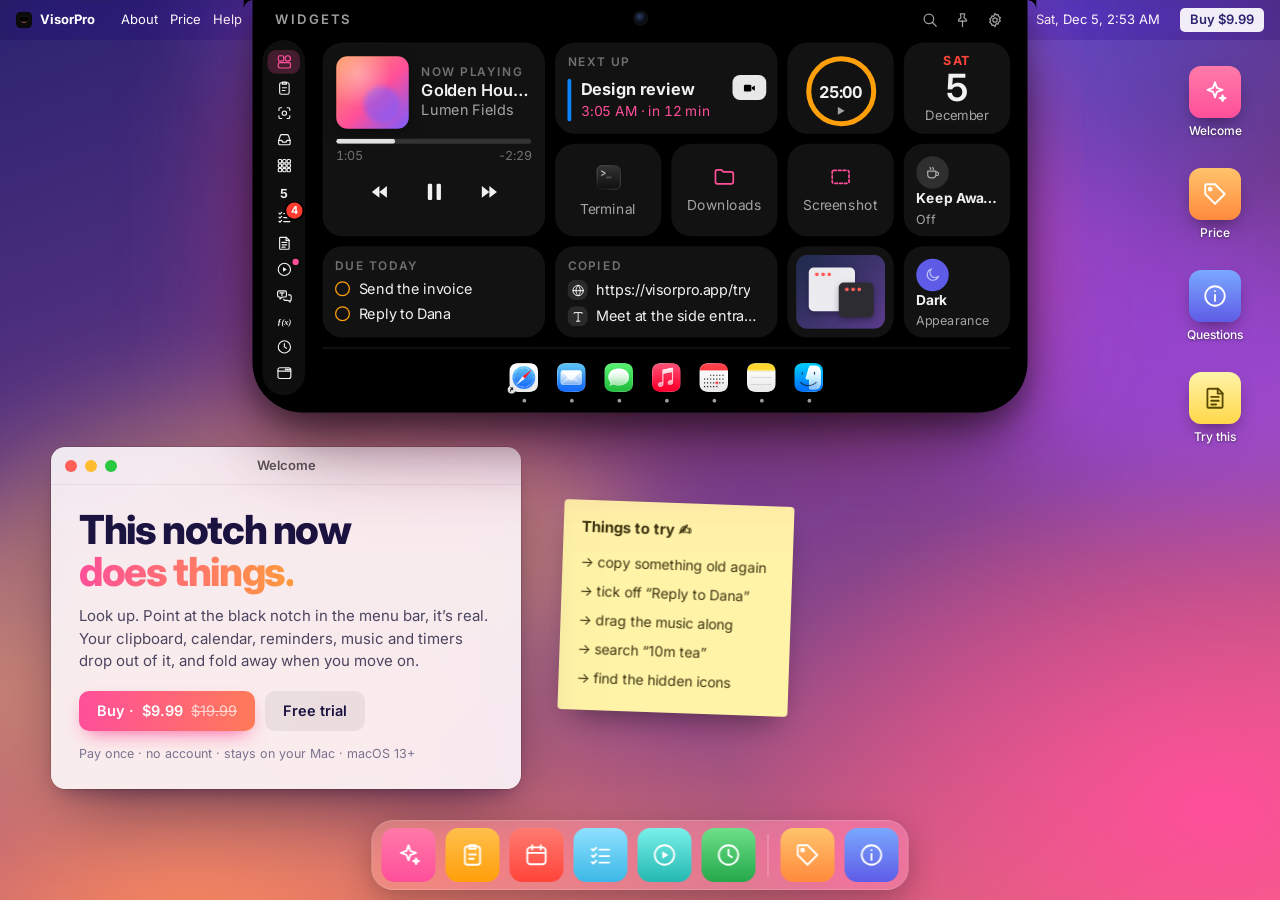
<file: v2.html>
<!doctype html>
<html lang="en">
<head>
<meta charset="utf-8">
<meta name="viewport" content="width=device-width, initial-scale=1, viewport-fit=cover">
<title>VisorPro — 2 · Desktop</title>
<link rel="icon" href="assets/favicon.svg" type="image/svg+xml">
<link rel="stylesheet" href="https://fonts.googleapis.com/css2?family=Inter:wght@400;500;600;700;800&display=swap">
<link rel="stylesheet" href="assets/demo.css">
<style>
  /* 2 · Desktop: the whole page is a Mac desktop. No scrolling: the story lives in windows you can drag,
     a Dock opens them, and the real panel drops from the notch in the menu bar. */
  :root { --mb-h: calc(32px * var(--s, 1)); }
  * { box-sizing: border-box; }
  html, body { height: 100%; }
  body { margin: 0; overflow: hidden; font: 14px/1.5 -apple-system, BlinkMacSystemFont, Inter, sans-serif; color: #1d1d1f; -webkit-font-smoothing: antialiased;
    background: #3a2a6b; }
  .x-wall { position: fixed; inset: 0; overflow: hidden;
    background: radial-gradient(90% 70% at 15% 105%, #ff8a5c 0%, transparent 55%), radial-gradient(70% 70% at 95% 90%, #ff4f9a 0%, transparent 55%),
                radial-gradient(80% 60% at 60% 0%, #6a5cff 0%, transparent 60%), linear-gradient(160deg, #2b2370, #7b3f8f 60%, #e2706a); }
  .x-wall::before, .x-wall::after { content: ""; position: absolute; border-radius: 50%; filter: blur(60px); opacity: .55; }
  .x-wall::before { width: 60vw; height: 30vw; left: -10vw; top: 45vh; background: #ffb36b; transform: rotate(-12deg); }
  .x-wall::after { width: 50vw; height: 24vw; right: -12vw; top: 20vh; background: #b04cff; transform: rotate(18deg); }

  .x-mb { position: fixed; top: 0; left: 0; right: 0; height: var(--mb-h); display: flex; align-items: center; justify-content: space-between; padding: 0 16px; z-index: 40;
    color: #fff; font-size: 13px; background: rgba(20, 10, 40, .22); -webkit-backdrop-filter: blur(24px) saturate(1.6); backdrop-filter: blur(24px) saturate(1.6); }
  .x-mb > div { display: flex; align-items: center; gap: 20px; }
  .x-mb a, .x-mb button { color: inherit; text-decoration: none; background: none; border: 0; font: inherit; cursor: pointer; padding: 2px 6px; border-radius: 5px; }
  .x-mb a:hover, .x-mb button:hover { background: rgba(255, 255, 255, .18); }
  .x-mb .x-app { font-weight: 700; display: flex; gap: 8px; align-items: center; }
  .x-mb .i { width: 15px; height: 15px; display: block; }
  .x-mb .x-buy { background: rgba(255, 255, 255, .92); color: #2b2370; font-weight: 600; padding: 2px 10px; }
  .x-mb .x-buy:hover { background: #fff; }
  @media (max-width: 900px) { .x-mb .x-menus, .x-mb .x-st { display: none; } }

  /* Windows */
  .x-w { position: absolute; background: rgba(250, 249, 252, .9); -webkit-backdrop-filter: blur(30px) saturate(1.8); backdrop-filter: blur(30px) saturate(1.8);
    border-radius: 14px; box-shadow: 0 0 0 .5px rgba(0, 0, 0, .25), 0 30px 70px -20px rgba(20, 0, 50, .6), 0 10px 20px -10px rgba(20, 0, 50, .4);
    overflow: hidden; z-index: 10; transition: opacity .2s, transform .2s; }
  .x-w.hide { opacity: 0; transform: scale(.94); pointer-events: none; }
  .x-bar { height: 38px; display: flex; align-items: center; justify-content: center; position: relative; cursor: grab; user-select: none; font-weight: 600; font-size: 13px; color: #555; border-bottom: 1px solid rgba(0, 0, 0, .06); }
  .x-bar:active { cursor: grabbing; }
  .x-dots { position: absolute; left: 14px; top: 13px; display: flex; gap: 8px; }
  .x-dots button { width: 12px; height: 12px; border-radius: 50%; border: 0; padding: 0; cursor: pointer; background: #ff5f57; }
  .x-dots button:nth-child(2) { background: #febc2e; } .x-dots button:nth-child(3) { background: #28c840; }
  .x-in { padding: 24px 28px 26px; }
  .x-hello h1 { font: 800 40px/1.05 Inter, sans-serif; letter-spacing: -.035em; margin: 0 0 12px; color: #1b1340; }
  .x-hello h1 span { background: linear-gradient(90deg, #ff4f9a, #ff9a3d); -webkit-background-clip: text; background-clip: text; color: transparent; }
  .x-hello p { margin: 0 0 18px; color: #4b4560; font-size: 15px; }
  .x-btn { display: inline-flex; align-items: center; gap: 8px; height: 40px; padding: 0 18px; border-radius: 10px; font-weight: 600; font-size: 14.5px; text-decoration: none; border: 0; cursor: pointer; font-family: inherit; }
  .x-btn.p { background: linear-gradient(90deg, #ff4f9a, #ff7a59); color: #fff; box-shadow: 0 8px 20px -8px #ff4f9a; }
  .x-btn.g { background: rgba(0, 0, 0, .06); color: #1b1340; }
  .x-btn s { opacity: .7; font-weight: 400; }
  .x-row { display: flex; gap: 10px; flex-wrap: wrap; }
  .x-small { margin-top: 14px; font-size: 12.5px; color: #7a7490; }

  .x-sticky { position: absolute; width: 230px; padding: 16px 18px 18px; background: #fff3a8; color: #3d3510; border-radius: 4px; box-shadow: 0 16px 30px -12px rgba(0, 0, 0, .45); transform: rotate(2deg); z-index: 9; cursor: grab; user-select: none; }
  .x-sticky b { display: block; font-size: 15px; margin-bottom: 8px; }
  .x-sticky button { display: block; width: 100%; text-align: left; background: none; border: 0; font: inherit; color: inherit; padding: 4px 0; cursor: pointer; }
  .x-sticky button:hover { text-decoration: underline; }

  .x-plist { list-style: none; padding: 0; margin: 0 0 18px; display: grid; gap: 6px; }
  .x-plist li { position: relative; padding-left: 22px; } .x-plist li::before { content: "✓"; position: absolute; left: 0; color: #ff4f9a; font-weight: 700; }
  .x-amt { display: flex; align-items: baseline; gap: 10px; margin-bottom: 4px; }
  .x-amt b { font: 800 46px/1 Inter; letter-spacing: -.04em; color: #1b1340; } .x-amt s { color: #8a849c; }
  .x-faq details { border-bottom: 1px solid rgba(0, 0, 0, .08); padding: 10px 0; }
  .x-faq summary { cursor: pointer; font-weight: 600; }
  .x-faq p { margin: 6px 0 2px; color: #4b4560; }
  .x-faq .x-in { max-height: 340px; overflow: auto; padding-top: 10px; }

  /* Desktop icons */
  .x-icons { position: absolute; right: 22px; top: calc(var(--mb-h) + 20px); display: grid; gap: 18px; z-index: 5; }
  .x-icon { width: 86px; display: grid; justify-items: center; gap: 5px; background: none; border: 0; cursor: pointer; color: #fff; font: 500 12px Inter, sans-serif; text-shadow: 0 1px 3px rgba(0, 0, 0, .5); padding: 6px 2px; border-radius: 8px; }
  .x-icon:hover, .x-icon.on { background: rgba(255, 255, 255, .16); }
  .x-icon i { width: 52px; height: 52px; border-radius: 12px; display: grid; place-items: center; font-style: normal; color: #fff; box-shadow: 0 8px 18px -6px rgba(0, 0, 0, .5); }
  .x-icon i .i { width: 26px; height: 26px; display: block; }

  /* Dock */
  .x-dock { position: fixed; left: 50%; bottom: 10px; transform: translateX(-50%); display: flex; gap: 10px; padding: 8px 10px; border-radius: 22px; z-index: 30;
    background: rgba(255, 255, 255, .2); -webkit-backdrop-filter: blur(30px) saturate(1.6); backdrop-filter: blur(30px) saturate(1.6); box-shadow: 0 0 0 .5px rgba(255, 255, 255, .35) inset, 0 10px 30px rgba(0, 0, 0, .25); }
  .x-dock button { position: relative; width: 54px; height: 54px; border-radius: 13px; border: 0; cursor: pointer; display: grid; place-items: center; color: #fff; transition: transform .18s; transform-origin: 50% 100%; }
  .x-dock button:hover { transform: scale(1.3) translateY(-4px); }
  .x-dock button .i { width: 26px; height: 26px; display: block; }
  .x-dock button::after { content: attr(data-name); position: absolute; bottom: 70px; left: 50%; transform: translateX(-50%); background: rgba(30, 30, 36, .85); color: #fff; font-size: 12px; padding: 3px 9px; border-radius: 6px; white-space: nowrap; opacity: 0; pointer-events: none; transition: .12s; }
  .x-dock button:hover::after { opacity: 1; }
  .x-dock .x-sep { width: 1px; background: rgba(255, 255, 255, .35); margin: 6px 2px; }

  @media (max-width: 820px) {
    body { overflow: auto; }
    .x-desk { position: relative; padding: calc(var(--panel-h) + 20px) 12px 110px; display: grid; gap: 14px; }
    .x-w, .x-sticky { position: relative !important; left: auto !important; top: auto !important; width: auto !important; transform: none; }
    .x-w.hide { display: none; }
    .x-icons { display: none; }
    .x-hello h1 { font-size: 32px; }
  }
</style>
</head>
<body>
<div class="x-wall"></div>
<header class="x-mb">
  <div><span class="x-app"><span data-mark="16"></span>VisorPro</span><span class="x-menus"><button data-win="w-hello">About</button><button data-win="w-price">Price</button><button data-win="w-faq">Help</button></span></div>
  <div><span class="x-st"><span data-i="wifi"></span></span><span class="x-st"><span data-i="battery"></span></span><span class="x-st" id="clk"></span><a class="x-buy" href="checkout.html">Buy <span data-price></span></a></div>
</header>

<div class="x-desk">
  <section class="x-w" id="w-hello" style="left:4vw;top:calc(var(--panel-h) + 34px);width:470px">
    <div class="x-bar"><span class="x-dots"><button data-close aria-label="Close"></button><button data-close aria-label="Minimise"></button><button aria-label="Zoom"></button></span>Welcome</div>
    <div class="x-in x-hello">
      <h1>This notch now<br><span>does things.</span></h1>
      <p>Look up. Point at the black notch in the menu bar, it’s real. Your clipboard, calendar, reminders, music and timers drop out of it, and fold away when you move on.</p>
      <div class="x-row"><a class="x-btn p" href="checkout.html">Buy · <span data-price></span> <s data-price-was></s></a><button class="x-btn g" data-win="w-price">Free trial</button></div>
      <div class="x-small">Pay once · no account · stays on your Mac · macOS 13+</div>
    </div>
  </section>

  <aside class="x-sticky" id="w-try" style="left:calc(4vw + 510px);top:calc(var(--panel-h) + 90px)">
    <b>Things to try ✍︎</b>
    <button data-open-tab="clipboard">→ copy something old again</button>
    <button data-open-tab="tasks">→ tick off “Reply to Dana”</button>
    <button data-open-tab="player">→ drag the music along</button>
    <button data-open-search="10m tea">→ search “10m tea”</button>
    <button data-open-tab="menubar">→ find the hidden icons</button>
  </aside>

  <section class="x-w hide" id="w-price" style="right:140px;top:calc(var(--panel-h) + 20px);width:360px">
    <div class="x-bar"><span class="x-dots"><button data-close aria-label="Close"></button><button data-close aria-label="Minimise"></button><button aria-label="Zoom"></button></span>Price</div>
    <div class="x-in">
      <div class="x-amt"><b data-price></b><s data-price-was></s></div>
      <div class="x-small" style="margin:0 0 16px">one-time · early price</div>
      <ul class="x-plist"><li>All 13 tabs, every look</li><li>Every version 1 update</li><li>On <span data-macs></span> Macs</li><li><span data-trial></span>-day trial, no card</li></ul>
      <div class="x-row"><a class="x-btn p" href="checkout.html">Buy VisorPro</a><a class="x-btn g" href="#">Download trial</a></div>
    </div>
  </section>

  <section class="x-w x-faq hide" id="w-faq" style="left:calc(50vw - 230px);top:calc(var(--mb-h) + 60px);width:460px">
    <div class="x-bar"><span class="x-dots"><button data-close aria-label="Close"></button><button data-close aria-label="Minimise"></button><button aria-label="Zoom"></button></span>Questions</div>
    <div class="x-in" data-faq="8"></div>
  </section>

  <nav class="x-icons" aria-label="Desktop">
    <button class="x-icon" data-win="w-hello"><i style="background:linear-gradient(#ff7aa8,#ff4f9a)"><span data-i="sparkle"></span></i>Welcome</button>
    <button class="x-icon" data-win="w-price"><i style="background:linear-gradient(#ffc36b,#ff8a3d)"><span data-i="tag"></span></i>Price</button>
    <button class="x-icon" data-win="w-faq"><i style="background:linear-gradient(#7aa8ff,#5e5ce6)"><span data-i="info"></span></i>Questions</button>
    <button class="x-icon" data-win="w-try"><i style="background:linear-gradient(#fff3a8,#ffd84a);color:#5a4a00"><span data-i="notes"></span></i>Try this</button>
  </nav>
</div>

<nav class="x-dock" aria-label="Dock">
  <button data-name="Welcome" data-win="w-hello" style="background:linear-gradient(#ff7aa8,#ff4f9a)"><span data-i="sparkle"></span></button>
  <button data-name="Clipboard" data-open-tab="clipboard" style="background:linear-gradient(#ffc04d,#ff9f0a)"><span data-i="clipboard"></span></button>
  <button data-name="Calendar" data-open-tab="calendar" style="background:linear-gradient(#ff7b70,#ff453a)"><span data-i="calendar"></span></button>
  <button data-name="Reminders" data-open-tab="tasks" style="background:linear-gradient(#8fe0ff,#3cb8e6)"><span data-i="checklist"></span></button>
  <button data-name="Music" data-open-tab="player" style="background:linear-gradient(#7af0ea,#24b8b2)"><span data-i="player"></span></button>
  <button data-name="Clock" data-open-tab="clock" style="background:linear-gradient(#6ee08a,#24a84a)"><span data-i="clock"></span></button>
  <span class="x-sep"></span>
  <button data-name="Price" data-win="w-price" style="background:linear-gradient(#ffc36b,#ff8a3d)"><span data-i="tag"></span></button>
  <button data-name="Questions" data-win="w-faq" style="background:linear-gradient(#7aa8ff,#5e5ce6)"><span data-i="info"></span></button>
</nav>

<script src="assets/icons.js"></script>
<script src="assets/data.js"></script>
<script src="assets/demo.js"></script>
<script src="assets/vkit.js"></script>
<script>
  VP.demo.mount();
  VP.kit.fill();
  const clk = () => { document.getElementById('clk').textContent = new Date().toLocaleString('en-US', { weekday: 'short', month: 'short', day: 'numeric', hour: 'numeric', minute: '2-digit' }); };
  clk(); setInterval(clk, 15000);

  // Windows: bring to front on touch, drag by the title bar, close with the red button, open from the icons and the Dock.
  let z = 20;
  const front = (w) => { w.style.zIndex = ++z; };
  document.querySelectorAll('.x-w, .x-sticky').forEach((w) => {
    w.addEventListener('pointerdown', () => front(w));
    const handle = w.classList.contains('x-sticky') ? w : w.querySelector('.x-bar');
    handle.addEventListener('pointerdown', (e) => {
      if (e.target.closest('button') || innerWidth <= 820) return;
      const r = w.getBoundingClientRect(), dx = e.clientX - r.left, dy = e.clientY - r.top;
      w.style.right = 'auto';
      const move = (m) => { w.style.left = Math.max(-r.width + 80, Math.min(innerWidth - 80, m.clientX - dx)) + 'px'; w.style.top = Math.max(30, Math.min(innerHeight - 60, m.clientY - dy)) + 'px'; };
      const up = () => { removeEventListener('pointermove', move); removeEventListener('pointerup', up); };
      addEventListener('pointermove', move); addEventListener('pointerup', up);
    });
    w.querySelectorAll('[data-close]').forEach((b) => b.addEventListener('click', () => w.classList.add('hide')));
  });
  document.addEventListener('click', (e) => {
    const b = e.target.closest('[data-win]'); if (!b) return;
    const w = document.getElementById(b.dataset.win); w.classList.remove('hide'); front(w);
    if (innerWidth <= 820) w.scrollIntoView({ behavior: 'smooth', block: 'center' });
  });
  VP.kit.autoOpen(800);
</script>
</body>
</html>
</file>
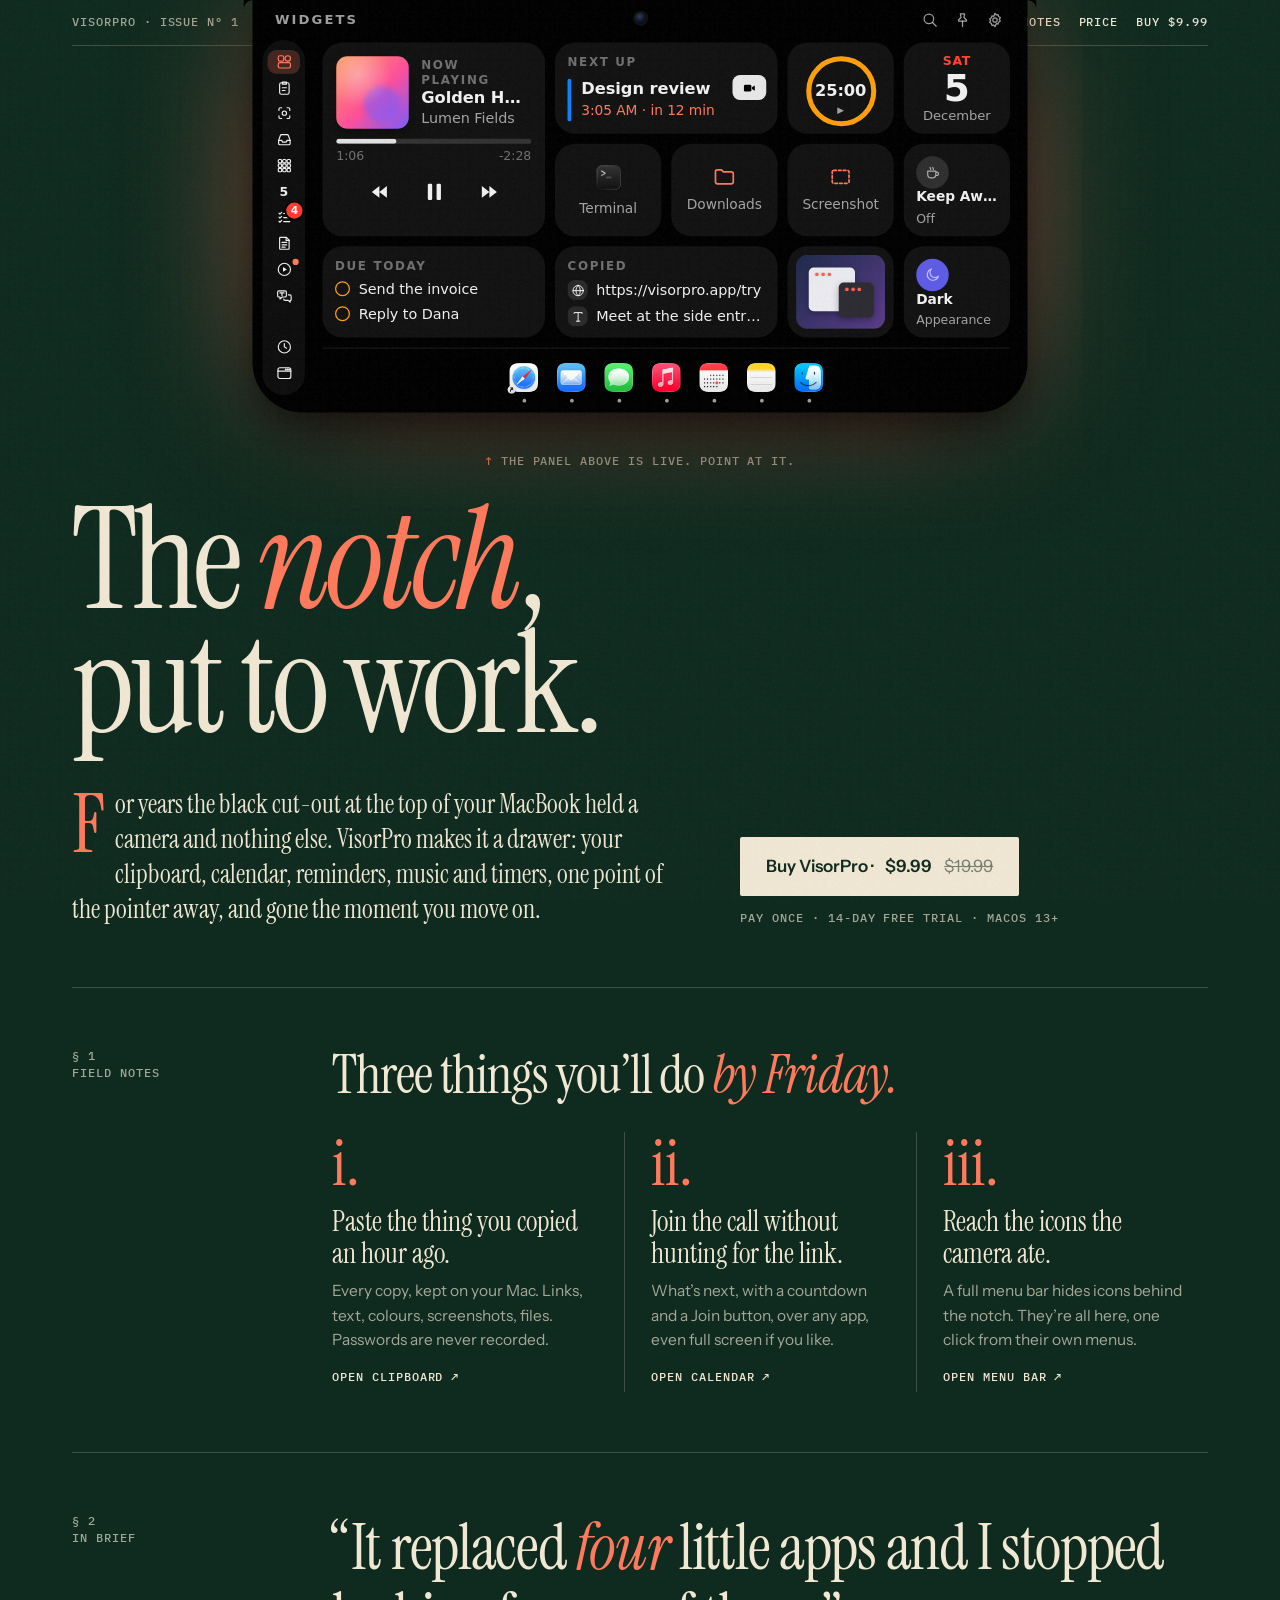
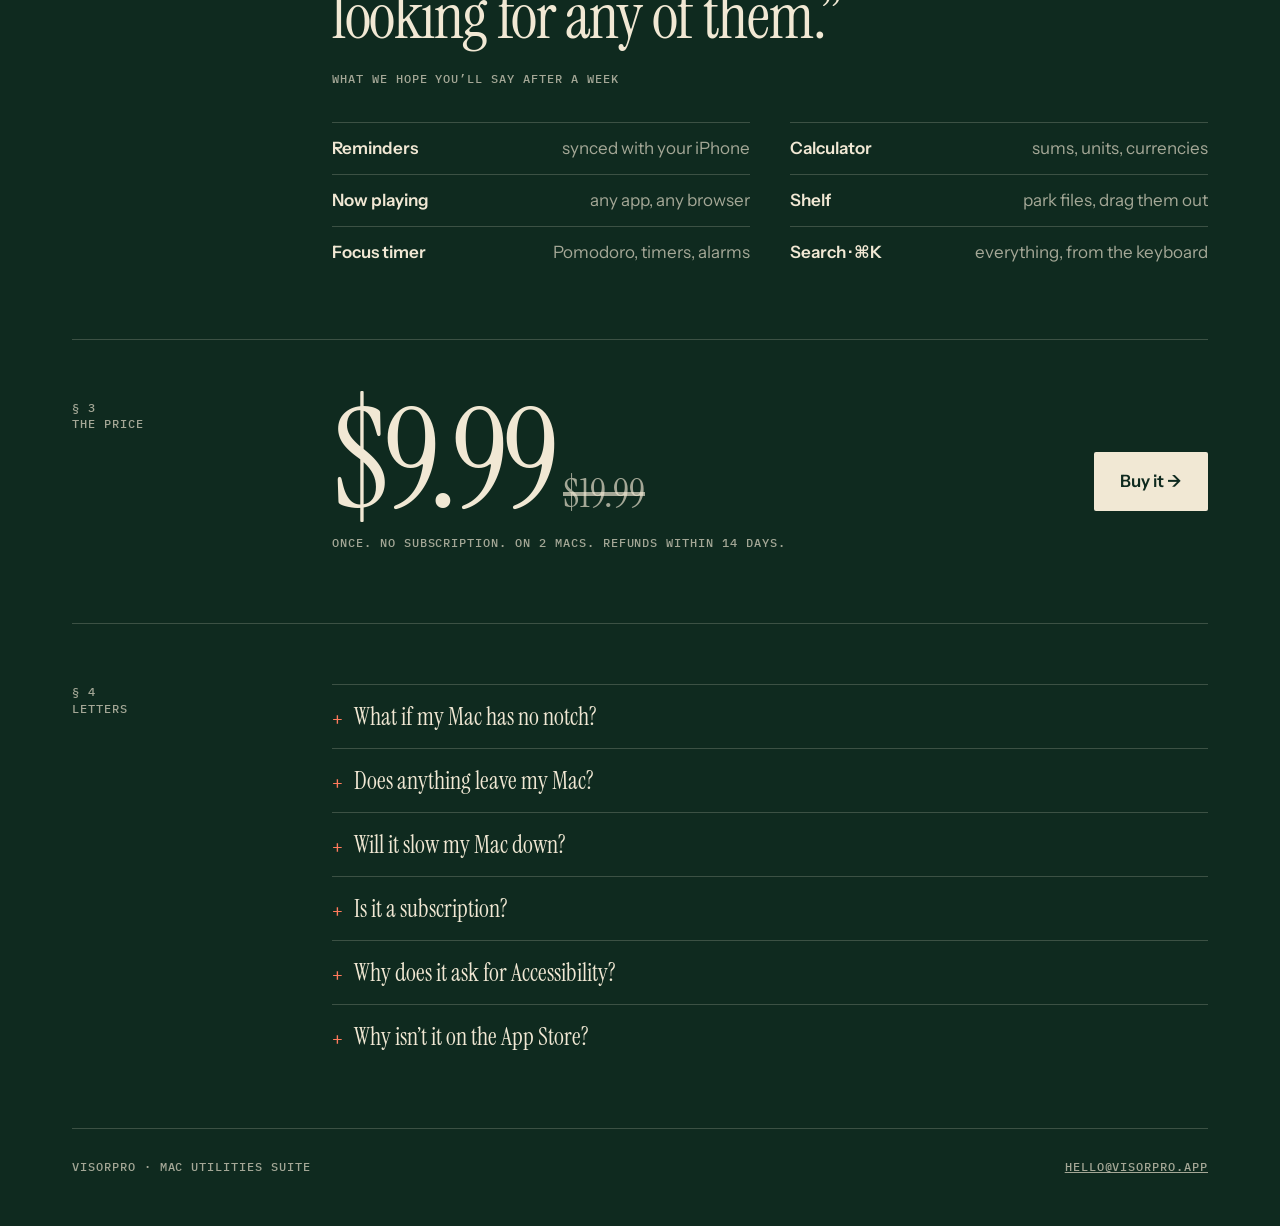
<file: v3.html>
<!doctype html>
<html lang="en">
<head>
<meta charset="utf-8">
<meta name="viewport" content="width=device-width, initial-scale=1, viewport-fit=cover">
<title>VisorPro — 3 · Editorial</title>
<link rel="icon" href="assets/favicon.svg" type="image/svg+xml">
<link rel="stylesheet" href="https://fonts.googleapis.com/css2?family=Instrument+Serif:ital@0;1&family=IBM+Plex+Mono:wght@400;500&family=Instrument+Sans:wght@400;500;600&display=swap">
<link rel="stylesheet" href="assets/demo.css">
<style>
  /* 3 · Editorial: a magazine spread in forest green and cream. Big serif, numbered sections, a mono byline.
     The panel drops from the notch at the top of the page, as in the app. */
  :root { --bg: #0f2a1f; --bg2: #13332600; --cream: #f1e8d4; --cream2: rgba(241, 232, 212, .66); --rule: rgba(241, 232, 212, .2); --coral: #ff7a5c; }
  * { box-sizing: border-box; }
  body { margin: 0; background: var(--bg); color: var(--cream); font: 17px/1.6 "Instrument Sans", system-ui, sans-serif; -webkit-font-smoothing: antialiased; }
  body::before { content: ""; position: fixed; inset: 0; pointer-events: none; opacity: .07; z-index: 100;
    background-image: url("data:image/svg+xml,%3Csvg xmlns='http://www.w3.org/2000/svg' width='160' height='160'%3E%3Cfilter id='n'%3E%3CfeTurbulence baseFrequency='.9' numOctaves='2'/%3E%3C/filter%3E%3Crect width='160' height='160' filter='url(%23n)'/%3E%3C/svg%3E"); }
  .x-w { max-width: 1200px; margin: 0 auto; padding: 0 32px; }
  .x-mono { font: 500 12px/1.4 "IBM Plex Mono", monospace; letter-spacing: .08em; text-transform: uppercase; color: var(--cream2); }
  .x-mast { display: grid; grid-template-columns: 1fr 260px 1fr; align-items: center; height: 46px; border-bottom: 1px solid var(--rule); }
  .x-mast .r { text-align: right; }
  .x-mast a { color: var(--cream); text-decoration: none; margin-left: 18px; }
  .x-mast a:hover { color: var(--coral); }

  .x-cover { padding: calc(var(--panel-h, 330px) + 40px) 0 60px; border-bottom: 1px solid var(--rule); position: relative; }
  .x-cover h1 { font: 400 clamp(64px, 11vw, 168px)/.88 "Instrument Serif", serif; letter-spacing: -.035em; margin: 0; }
  .x-cover h1 i { color: var(--coral); }
  .x-dek { display: grid; grid-template-columns: 1.3fr 1fr; gap: 60px; margin-top: 40px; align-items: end; }
  .x-dek p { font: 400 26px/1.35 "Instrument Serif", serif; margin: 0; color: var(--cream); }
  .x-dek p::first-letter { font-size: 3.1em; float: left; line-height: .8; margin: 6px 10px 0 0; color: var(--coral); }
  .x-buy { display: inline-flex; align-items: center; gap: 12px; padding: 16px 26px; background: var(--cream); color: var(--bg); font-weight: 600; text-decoration: none; border-radius: 2px; }
  .x-buy:hover { background: var(--coral); color: #fff; }
  .x-buy s { opacity: .55; font-weight: 400; }
  .x-cta { display: grid; gap: 14px; justify-items: start; }
  .x-up { position: absolute; left: 50%; top: calc(var(--panel-h, 330px) - 6px); transform: translateX(-50%); }
  .x-up::before { content: "↑ "; color: var(--coral); }

  .x-sec { display: grid; grid-template-columns: 220px 1fr; gap: 40px; padding: 60px 0; border-bottom: 1px solid var(--rule); }
  .x-sec h2 { font: 400 54px/1 "Instrument Serif", serif; margin: 0 0 30px; letter-spacing: -.02em; }
  .x-sec h2 i { color: var(--coral); }
  .x-cols { display: grid; grid-template-columns: repeat(3, 1fr); gap: 0; }
  .x-art { padding: 0 26px 6px; border-left: 1px solid var(--rule); background: none; border-top: 0; border-right: 0; border-bottom: 0; text-align: left; color: inherit; font: inherit; cursor: pointer; }
  .x-art:first-child { border-left: 0; padding-left: 0; }
  .x-art .n { font: 400 64px/1 "Instrument Serif", serif; color: var(--coral); }
  .x-art h3 { font: 400 28px/1.12 "Instrument Serif", serif; margin: 10px 0 10px; }
  .x-art p { margin: 0; color: var(--cream2); font-size: 15.5px; }
  .x-art .x-mono { display: block; margin-top: 16px; color: var(--cream); }
  .x-art:hover h3 { text-decoration: underline; text-decoration-color: var(--coral); text-underline-offset: 5px; }

  .x-quote { font: 400 clamp(34px, 5vw, 64px)/1.08 "Instrument Serif", serif; letter-spacing: -.02em; margin: 0; }
  .x-quote i { color: var(--coral); }
  .x-quote + .x-mono { margin-top: 20px; }
  .x-list { columns: 2; column-gap: 40px; margin: 0; padding: 0; list-style: none; }
  .x-list li { break-inside: avoid; padding: 12px 0; border-top: 1px solid var(--rule); display: flex; justify-content: space-between; gap: 20px; }
  .x-list li span { color: var(--cream2); }
  .x-list button { all: unset; cursor: pointer; font-weight: 600; } .x-list button:hover { color: var(--coral); }

  .x-price { display: grid; grid-template-columns: 1fr auto; gap: 40px; align-items: center; }
  .x-price b { font: 400 140px/.85 "Instrument Serif", serif; letter-spacing: -.04em; }
  .x-price s { font: 400 40px "Instrument Serif", serif; color: var(--cream2); margin-left: 10px; }
  .x-faq details { border-top: 1px solid var(--rule); padding: 16px 0; }
  .x-faq summary { cursor: pointer; font: 400 24px "Instrument Serif", serif; list-style: none; }
  .x-faq summary::before { content: "+ "; color: var(--coral); font-family: "IBM Plex Mono"; font-size: 18px; }
  .x-faq details[open] summary::before { content: "– "; }
  .x-faq p { margin: 8px 0 0 24px; color: var(--cream2); }
  .x-foot { padding: 30px 0 50px; display: flex; justify-content: space-between; }
  .x-foot a { color: inherit; }
  @media (max-width: 860px) {
    .x-w { padding: 0 18px; }
    .x-mast { grid-template-columns: 1fr 1fr; } .x-mast .c { display: none; } .x-mast a:not(.x-keep) { display: none; }
    .x-dek, .x-sec, .x-price { grid-template-columns: 1fr; gap: 20px; }
    .x-cols { grid-template-columns: 1fr; gap: 26px; } .x-art { border-left: 0; padding: 0; }
    .x-list { columns: 1; } .x-price b { font-size: 96px; }
  }
</style>
</head>
<body>
<div class="x-w">
  <header class="x-mast x-mono">
    <span>VisorPro · Issue Nº 1</span><span class="c"></span>
    <span class="r"><a href="#field">Field notes</a><a href="#price">Price</a><a class="x-keep" href="checkout.html">Buy <span data-price></span></a></span>
  </header>

  <section class="x-cover">
    <span class="x-up x-mono">The panel above is live. Point at it.</span>
    <h1>The <i>notch</i>,<br>put to work.</h1>
    <div class="x-dek">
      <p>For years the black cut-out at the top of your MacBook held a camera and nothing else. VisorPro makes it a drawer: your clipboard, calendar, reminders, music and timers, one point of the pointer away, and gone the moment you move on.</p>
      <div class="x-cta"><a class="x-buy" href="checkout.html">Buy VisorPro · <span data-price></span> <s data-price-was></s></a><span class="x-mono">Pay once · <span data-trial></span>-day free trial · macOS 13+</span></div>
    </div>
  </section>

  <section class="x-sec" id="field">
    <div class="x-mono">§ 1<br>Field notes</div>
    <div>
      <h2>Three things you’ll do <i>by Friday.</i></h2>
      <div class="x-cols">
        <button class="x-art" data-open-tab="clipboard"><span class="n">i.</span><h3>Paste the thing you copied an hour ago.</h3><p>Every copy, kept on your Mac. Links, text, colours, screenshots, files. Passwords are never recorded.</p><span class="x-mono">Open Clipboard ↗</span></button>
        <button class="x-art" data-open-tab="calendar"><span class="n">ii.</span><h3>Join the call without hunting for the link.</h3><p>What’s next, with a countdown and a Join button, over any app, even full screen if you like.</p><span class="x-mono">Open Calendar ↗</span></button>
        <button class="x-art" data-open-tab="menubar"><span class="n">iii.</span><h3>Reach the icons the camera ate.</h3><p>A full menu bar hides icons behind the notch. They’re all here, one click from their own menus.</p><span class="x-mono">Open Menu Bar ↗</span></button>
      </div>
    </div>
  </section>

  <section class="x-sec">
    <div class="x-mono">§ 2<br>In brief</div>
    <div>
      <p class="x-quote">“It replaced <i>four</i> little apps and I stopped looking for any of them.”</p>
      <p class="x-mono">What we hope you’ll say after a week</p>
      <ul class="x-list" style="margin-top:34px">
        <li><button data-open-tab="tasks">Reminders</button><span>synced with your iPhone</span></li>
        <li><button data-open-tab="player">Now playing</button><span>any app, any browser</span></li>
        <li><button data-open-tab="clock">Focus timer</button><span>Pomodoro, timers, alarms</span></li>
        <li><button data-open-tab="calculator">Calculator</button><span>sums, units, currencies</span></li>
        <li><button data-open-tab="shelf">Shelf</button><span>park files, drag them out</span></li>
        <li><button data-open-search>Search · ⌘K</button><span>everything, from the keyboard</span></li>
      </ul>
    </div>
  </section>

  <section class="x-sec" id="price">
    <div class="x-mono">§ 3<br>The price</div>
    <div class="x-price">
      <div><b data-price></b><s data-price-was></s><p class="x-mono" style="margin-top:16px">Once. No subscription. On <span data-macs></span> Macs. Refunds within 14 days.</p></div>
      <a class="x-buy" href="checkout.html">Buy it →</a>
    </div>
  </section>

  <section class="x-sec x-faq">
    <div class="x-mono">§ 4<br>Letters</div>
    <div data-faq="6"></div>
  </section>
  <footer class="x-foot x-mono"><span>VisorPro · Mac Utilities Suite</span><a href="mailto:hello@visorpro.app">hello@visorpro.app</a></footer>
</div>
<script src="assets/icons.js"></script>
<script src="assets/data.js"></script>
<script src="assets/demo.js"></script>
<script src="assets/vkit.js"></script>
<script>
  VP.demo.mount({ accent: '#ff7a5c' });
  VP.kit.fill();
  VP.kit.autoOpen(700);
</script>
</body>
</html>
</file>
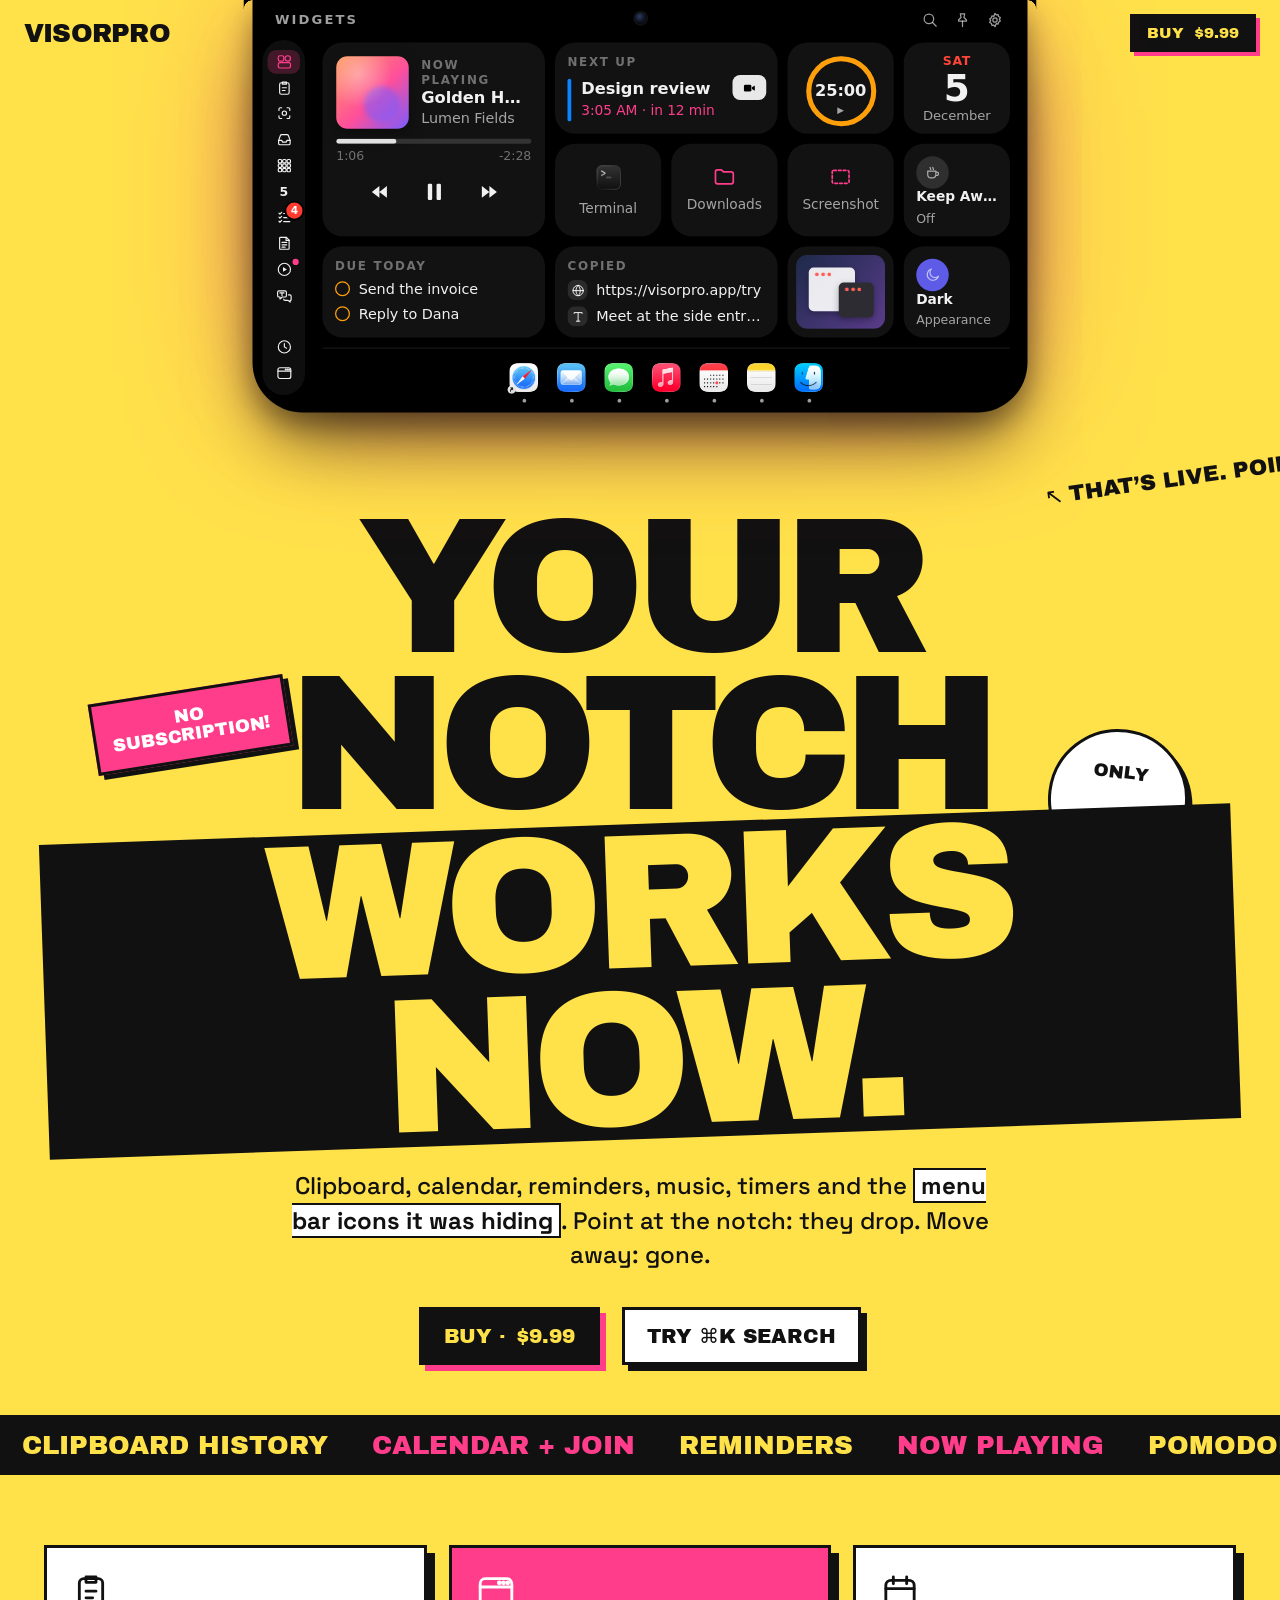
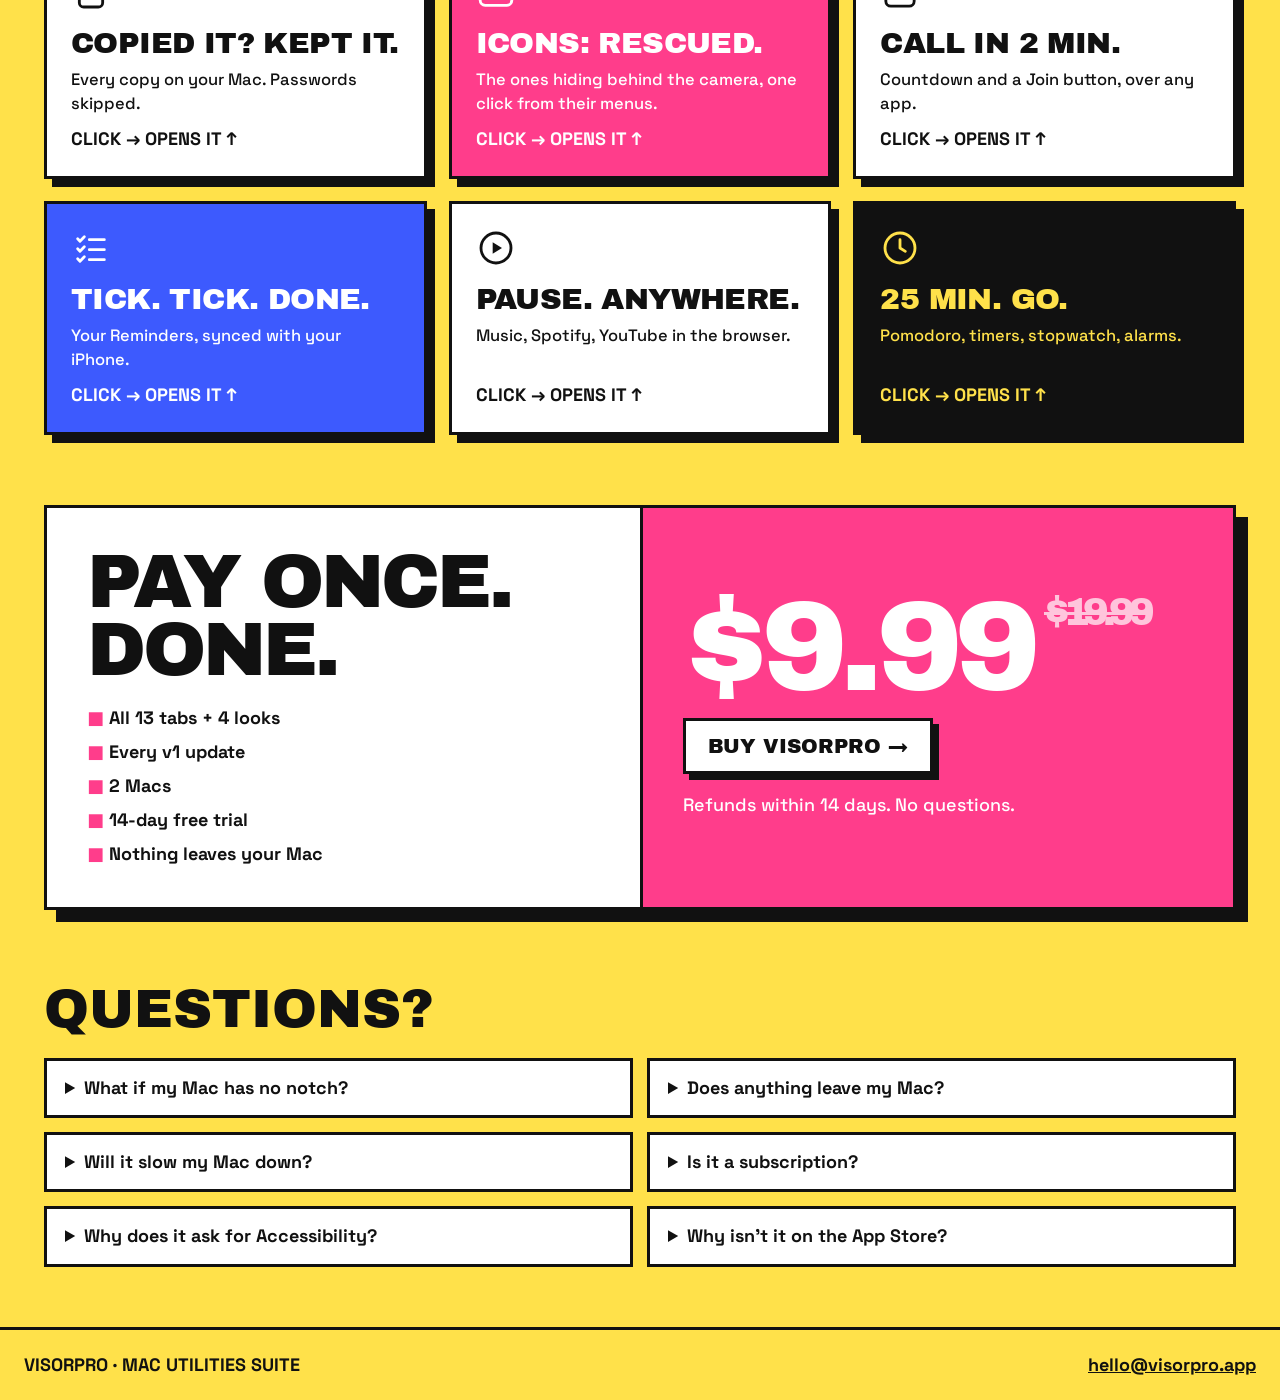
<file: v4.html>
<!doctype html>
<html lang="en">
<head>
<meta charset="utf-8">
<meta name="viewport" content="width=device-width, initial-scale=1, viewport-fit=cover">
<title>VisorPro — 4 · Loud</title>
<link rel="icon" href="assets/favicon.svg" type="image/svg+xml">
<link rel="stylesheet" href="https://fonts.googleapis.com/css2?family=Archivo+Black&family=Space+Grotesk:wght@400;500;700&display=swap">
<link rel="stylesheet" href="assets/demo.css">
<style>
  /* 4 · Loud: electric yellow, heavy black type, thick borders, hard shadows and stickers. Short and shouty. */
  :root { --y: #ffe14a; --k: #111; --p: #ff3d8b; --b: #3d5afe; }
  * { box-sizing: border-box; }
  body { margin: 0; background: var(--y); color: var(--k); font: 500 18px/1.45 "Space Grotesk", system-ui, sans-serif; -webkit-font-smoothing: antialiased; overflow-x: hidden; }
  .x-w { max-width: 1240px; margin: 0 auto; padding: 0 24px; }
  .x-top { display: flex; justify-content: space-between; align-items: center; padding: 14px 24px; font-weight: 700; }
  .x-top a { color: var(--k); text-decoration: none; }
  .x-logo { font: 26px "Archivo Black", sans-serif; letter-spacing: -.03em; }
  .x-b { display: inline-flex; align-items: center; gap: 10px; padding: 14px 22px; background: var(--k); color: var(--y) !important; font: 20px "Archivo Black", sans-serif; text-decoration: none; border: 3px solid var(--k); box-shadow: 6px 6px 0 var(--p); transition: transform .1s, box-shadow .1s; cursor: pointer; }
  .x-b:hover { transform: translate(-2px, -2px); box-shadow: 8px 8px 0 var(--p); }
  .x-b:active { transform: translate(4px, 4px); box-shadow: 2px 2px 0 var(--p); }
  .x-b.sm { font-size: 15px; padding: 8px 14px; box-shadow: 4px 4px 0 var(--p); }
  .x-b.w { background: #fff; color: var(--k) !important; box-shadow: 6px 6px 0 var(--k); }

  .x-hero { position: relative; padding: calc(var(--panel-h, 330px) + 30px) 0 50px; text-align: center; }
  .x-arrow { position: absolute; top: calc(var(--panel-h, 330px) - 18px); left: calc(50% + 330px * var(--s, 1) - 10px); font: 22px "Archivo Black"; transform: rotate(-8deg); white-space: nowrap; }
  .x-arrow::before { content: "↖ "; }
  @media (max-width: 1100px) { .x-arrow { display: none; } }
  .x-hero h1 { font: clamp(46px, 15vw, 230px)/.82 "Archivo Black", sans-serif; letter-spacing: -.055em; margin: 0; text-transform: uppercase; }
  .x-hero h1 span { display: inline-block; background: var(--k); color: var(--y); padding: 0 .08em; transform: rotate(-2deg); }
  .x-hero p { font-size: 24px; max-width: 30em; margin: 30px auto 34px; font-weight: 500; }
  .x-hero p b { background: #fff; padding: 0 6px; border: 2px solid var(--k); }
  .x-ctas { display: flex; gap: 22px; justify-content: center; flex-wrap: wrap; }
  .x-stk { position: absolute; font: 18px/1.05 "Archivo Black"; text-transform: uppercase; padding: 14px 16px; border: 3px solid var(--k); box-shadow: 5px 5px 0 var(--k); text-align: center; }
  .x-stk.a { left: 4%; top: calc(var(--panel-h, 330px) + 210px); background: var(--p); color: #fff; transform: rotate(-9deg); }
  .x-stk.b { right: 4%; top: calc(var(--panel-h, 330px) + 250px); background: #fff; transform: rotate(7deg); border-radius: 50%; width: 140px; height: 140px; display: grid; place-items: center; }
  @media (max-width: 1000px) { .x-stk { display: none; } }

  .x-tick { border-block: 3px solid var(--k); background: var(--k); color: var(--y); overflow: hidden; white-space: nowrap; font: 26px/1 "Archivo Black"; text-transform: uppercase; }
  .x-tick div { display: inline-block; padding: 14px 0; animation: tick 30s linear infinite; }
  .x-tick span { margin: 0 22px; } .x-tick span:nth-child(even) { color: var(--p); }
  @keyframes tick { to { transform: translateX(-50%); } }
  @media (prefers-reduced-motion: reduce) { .x-tick div { animation: none; } }

  .x-grid { display: grid; grid-template-columns: repeat(3, 1fr); gap: 22px; padding: 70px 0; }
  .x-c { border: 3px solid var(--k); background: #fff; padding: 24px; text-align: left; font: inherit; color: inherit; cursor: pointer; box-shadow: 8px 8px 0 var(--k); transition: transform .1s, box-shadow .1s; display: flex; flex-direction: column; gap: 10px; }
  .x-c:hover { transform: translate(-3px, -3px) rotate(-.6deg); box-shadow: 11px 11px 0 var(--k); }
  .x-c:nth-child(2) { background: var(--p); color: #fff; } .x-c:nth-child(4) { background: var(--b); color: #fff; } .x-c:nth-child(6) { background: var(--k); color: var(--y); }
  .x-c .i { width: 40px; height: 40px; display: block; }
  .x-c h3 { font: 30px/1 "Archivo Black"; text-transform: uppercase; margin: 6px 0 0; letter-spacing: -.02em; }
  .x-c p { margin: 0; font-size: 16.5px; }
  .x-c u { text-decoration: none; font-weight: 700; margin-top: auto; }

  .x-price { border: 3px solid var(--k); background: #fff; box-shadow: 12px 12px 0 var(--k); display: grid; grid-template-columns: 1fr 1fr; margin-bottom: 70px; }
  .x-price > div { padding: 40px; }
  .x-price > div + div { border-left: 3px solid var(--k); background: var(--p); color: #fff; display: grid; align-content: center; justify-items: start; gap: 18px; }
  .x-price h2 { font: clamp(44px, 6vw, 76px)/.9 "Archivo Black"; text-transform: uppercase; margin: 0 0 20px; letter-spacing: -.04em; }
  .x-price ul { margin: 0; padding: 0; list-style: none; display: grid; gap: 8px; font-weight: 700; }
  .x-price li::before { content: "■ "; color: var(--p); }
  .x-amt { font: clamp(80px, 10vw, 140px)/.8 "Archivo Black"; letter-spacing: -.05em; }
  .x-amt s { font-size: .3em; opacity: .7; margin-left: 10px; vertical-align: top; }
  .x-faq { padding-bottom: 60px; }
  .x-faq h2 { font: 54px "Archivo Black"; text-transform: uppercase; margin: 0 0 20px; }
  .x-faq [data-faq] { display: grid; grid-template-columns: 1fr 1fr; gap: 14px; }
  .x-faq details { border: 3px solid var(--k); background: #fff; padding: 14px 18px; }
  .x-faq summary { cursor: pointer; font-weight: 700; }
  .x-faq p { margin: 8px 0 0; font-size: 16px; }
  .x-foot { border-top: 3px solid var(--k); padding: 22px 24px; display: flex; justify-content: space-between; font-weight: 700; }
  .x-foot a { color: inherit; }
  @media (max-width: 860px) {
    .x-grid, .x-price, .x-faq [data-faq] { grid-template-columns: 1fr; }
    .x-price > div + div { border-left: 0; border-top: 3px solid var(--k); }
    .x-price > div { padding: 26px 22px; min-width: 0; } .x-amt { font-size: 72px; }
    .x-faq h2 { font-size: 38px; }
    .x-hero p { font-size: 19px; }
  }
</style>
</head>
<body>
<header class="x-top"><a class="x-logo" href="#">VISORPRO</a><a class="x-b sm" href="checkout.html">BUY <span data-price></span></a></header>
<div class="x-w">
  <section class="x-hero">
    <span class="x-arrow">THAT’S LIVE. POINT AT IT.</span>
    <div class="x-stk a">No<br>subscription!</div>
    <div class="x-stk b">Only<br><span data-price></span></div>
    <h1>Your notch<br><span>works now.</span></h1>
    <p>Clipboard, calendar, reminders, music, timers and the <b>menu bar icons it was hiding</b>. Point at the notch: they drop. Move away: gone.</p>
    <div class="x-ctas"><a class="x-b" href="checkout.html">BUY · <span data-price></span></a><button class="x-b w" data-open-search>TRY ⌘K SEARCH</button></div>
  </section>
</div>
<div class="x-tick" aria-hidden="true"><div>
  <span>Clipboard history</span><span>Calendar + Join</span><span>Reminders</span><span>Now playing</span><span>Pomodoro</span><span>Hidden icons</span><span>Shelf</span><span>Calculator</span><span>Translate</span><span>Notes</span><span>Shortcuts</span><span>Widgets</span>
  <span>Clipboard history</span><span>Calendar + Join</span><span>Reminders</span><span>Now playing</span><span>Pomodoro</span><span>Hidden icons</span><span>Shelf</span><span>Calculator</span><span>Translate</span><span>Notes</span><span>Shortcuts</span><span>Widgets</span>
</div></div>
<div class="x-w">
  <section class="x-grid">
    <button class="x-c" data-open-tab="clipboard"><span data-i="clipboard"></span><h3>Copied it? Kept it.</h3><p>Every copy on your Mac. Passwords skipped.</p><u>CLICK → OPENS IT ↑</u></button>
    <button class="x-c" data-open-tab="menubar"><span data-i="menubar"></span><h3>Icons: rescued.</h3><p>The ones hiding behind the camera, one click from their menus.</p><u>CLICK → OPENS IT ↑</u></button>
    <button class="x-c" data-open-tab="calendar"><span data-i="calendar"></span><h3>Call in 2 min.</h3><p>Countdown and a Join button, over any app.</p><u>CLICK → OPENS IT ↑</u></button>
    <button class="x-c" data-open-tab="tasks"><span data-i="checklist"></span><h3>Tick. Tick. Done.</h3><p>Your Reminders, synced with your iPhone.</p><u>CLICK → OPENS IT ↑</u></button>
    <button class="x-c" data-open-tab="player"><span data-i="player"></span><h3>Pause. Anywhere.</h3><p>Music, Spotify, YouTube in the browser.</p><u>CLICK → OPENS IT ↑</u></button>
    <button class="x-c" data-open-tab="clock"><span data-i="clock"></span><h3>25 min. Go.</h3><p>Pomodoro, timers, stopwatch, alarms.</p><u>CLICK → OPENS IT ↑</u></button>
  </section>
  <section class="x-price" id="price">
    <div><h2>Pay once.<br>Done.</h2><ul><li>All 13 tabs + 4 looks</li><li>Every v1 update</li><li><span data-macs></span> Macs</li><li><span data-trial></span>-day free trial</li><li>Nothing leaves your Mac</li></ul></div>
    <div><div class="x-amt"><span data-price></span><s data-price-was></s></div><a class="x-b w" href="checkout.html">BUY VISORPRO →</a><span>Refunds within 14 days. No questions.</span></div>
  </section>
  <section class="x-faq"><h2>Questions?</h2><div data-faq="6"></div></section>
</div>
<footer class="x-foot"><span>VISORPRO · MAC UTILITIES SUITE</span><a href="mailto:hello@visorpro.app">hello@visorpro.app</a></footer>
<script src="assets/icons.js"></script>
<script src="assets/data.js"></script>
<script src="assets/demo.js"></script>
<script src="assets/vkit.js"></script>
<script>
  VP.demo.mount({ accent: '#ff3d8b' });
  VP.kit.fill();
  VP.kit.autoOpen(600);
</script>
</body>
</html>
</file>
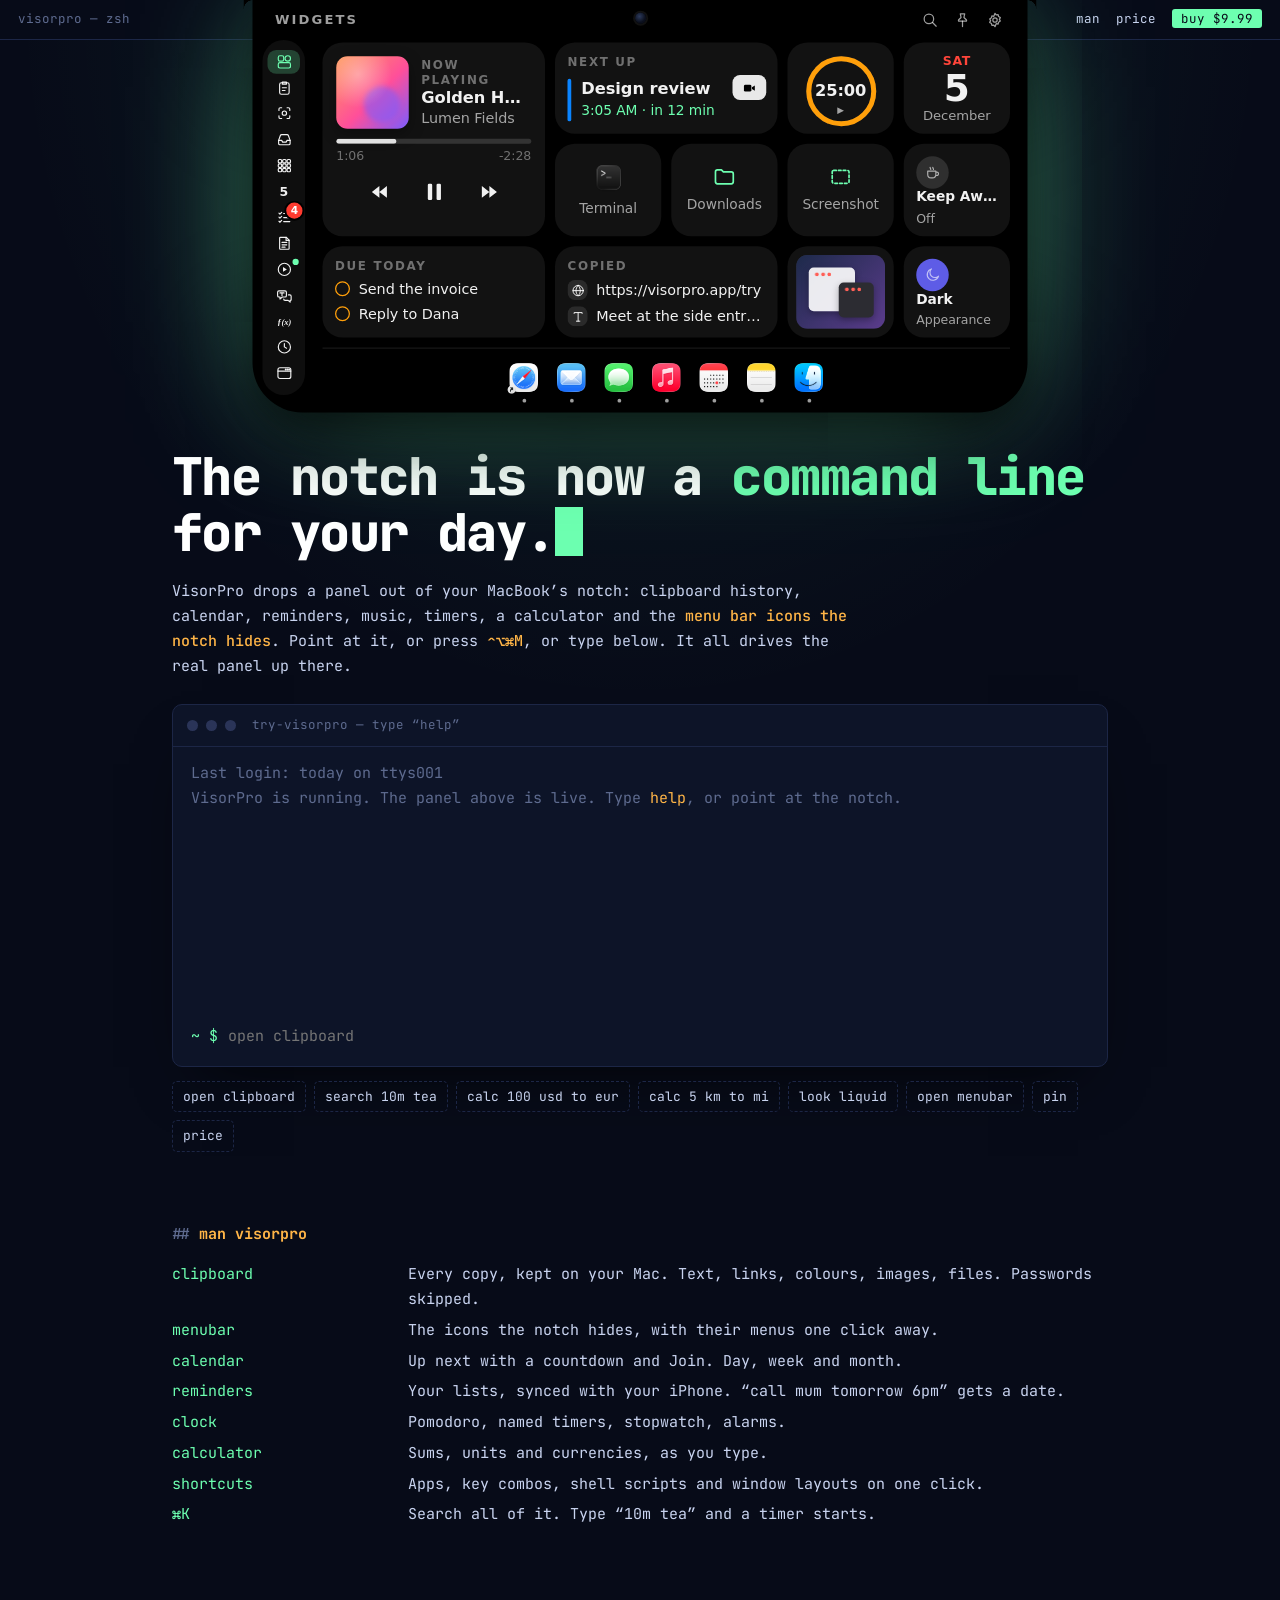
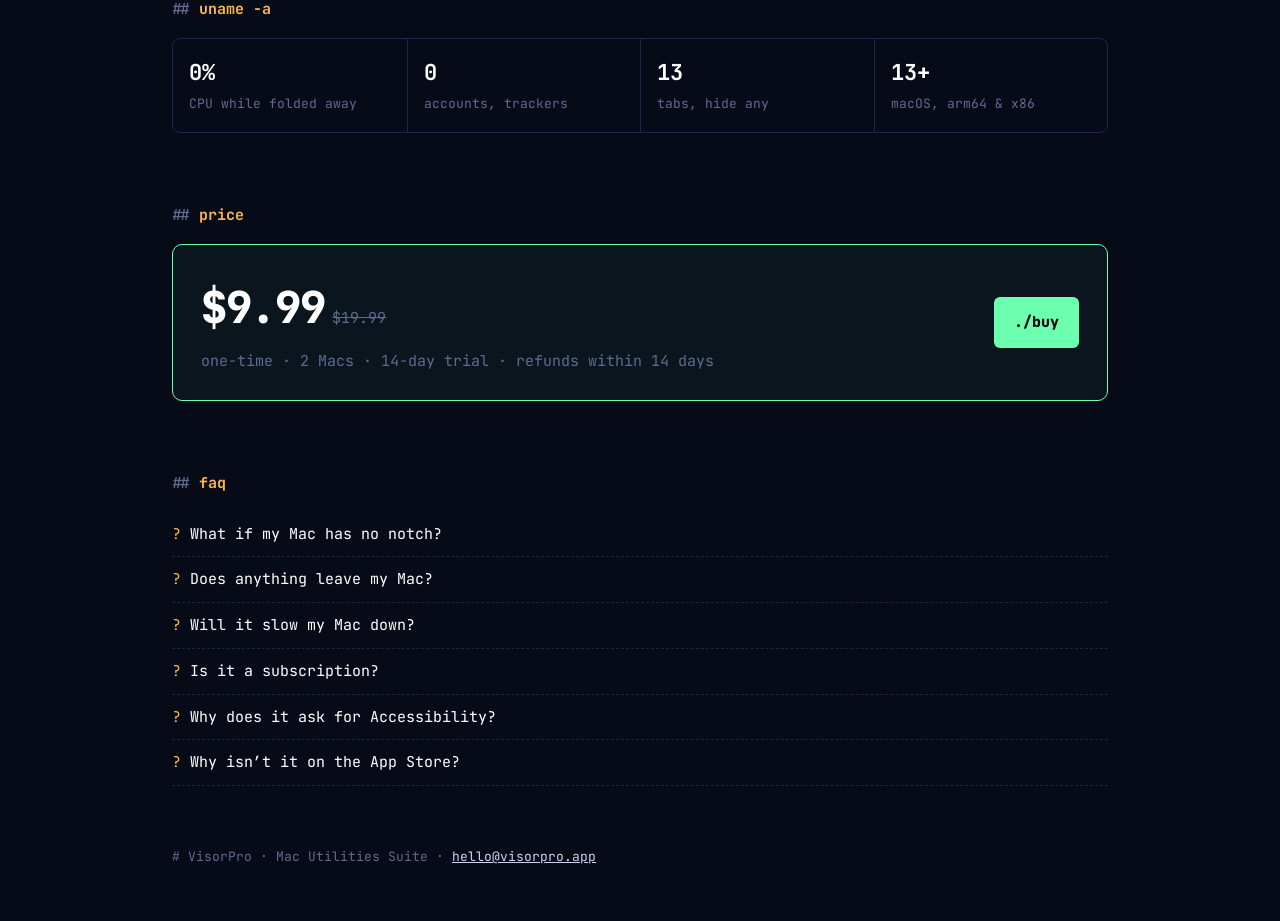
<file: v5.html>
<!doctype html>
<html lang="en">
<head>
<meta charset="utf-8">
<meta name="viewport" content="width=device-width, initial-scale=1, viewport-fit=cover">
<title>VisorPro — 5 · Terminal</title>
<link rel="icon" href="assets/favicon.svg" type="image/svg+xml">
<link rel="stylesheet" href="https://fonts.googleapis.com/css2?family=JetBrains+Mono:wght@400;500;700;800&display=swap">
<link rel="stylesheet" href="assets/demo.css">
<style>
  /* 5 · Terminal: for people who live in the keyboard. A prompt drives the real panel: open tabs, run sums,
     start timers, change the look, buy. Deep navy, phosphor green, amber. */
  :root { --bg: #070b18; --bg2: #0d1428; --fg: #c9d4f0; --dim: #5e6b8f; --g: #6dffb0; --a: #ffb547; --p: #ff6fae; --line: #1c2646; }
  * { box-sizing: border-box; }
  body { margin: 0; background: var(--bg); color: var(--fg); font: 15px/1.65 "JetBrains Mono", ui-monospace, monospace; -webkit-font-smoothing: antialiased;
    background-image: radial-gradient(70% 40% at 50% 0%, rgba(109, 255, 176, .09), transparent 70%); }
  ::selection { background: var(--g); color: var(--bg); }
  .x-w { max-width: 980px; margin: 0 auto; padding: calc(var(--panel-h, 330px) + 36px) 22px 40px; }
  .x-top { position: fixed; top: 0; left: 0; right: 0; height: calc(32px * var(--s, 1)); display: flex; justify-content: space-between; align-items: center; padding: 0 18px; font-size: 12.5px; color: var(--dim); z-index: 20; background: var(--bg); border-bottom: 1px solid var(--line); }
  .x-top a { color: var(--fg); text-decoration: none; margin-left: 16px; } .x-top a:hover { color: var(--g); }
  .x-top .x-buy { color: var(--bg); background: var(--g); padding: 1px 9px; border-radius: 3px; }

  h1 { font-size: clamp(30px, 4.6vw, 52px); line-height: 1.08; font-weight: 800; margin: 0 0 18px; letter-spacing: -.03em; color: #fff; }
  h1 em { font-style: normal; color: var(--g); }
  .x-cursor { display: inline-block; width: .55em; height: .95em; background: var(--g); vertical-align: -.1em; animation: blink 1s steps(1) infinite; }
  @keyframes blink { 50% { opacity: 0; } }
  .x-lede { color: var(--fg); max-width: 46em; margin: 0 0 26px; }
  .x-lede b { color: var(--a); font-weight: 500; }

  .x-term { border: 1px solid var(--line); border-radius: 10px; background: var(--bg2); box-shadow: 0 30px 60px -30px rgba(0, 0, 0, .8); overflow: hidden; }
  .x-term-h { display: flex; align-items: center; gap: 8px; padding: 10px 14px; border-bottom: 1px solid var(--line); color: var(--dim); font-size: 12.5px; }
  .x-term-h i { width: 11px; height: 11px; border-radius: 50%; background: #2a3458; }
  .x-term-h span { margin-left: 8px; }
  .x-out { padding: 14px 18px 4px; height: 270px; overflow: auto; }
  .x-out div { white-space: pre-wrap; }
  .x-out .c { color: var(--fg); } .x-out .c::before { content: "~ $ "; color: var(--g); }
  .x-out .o { color: var(--dim); } .x-out .k { color: var(--a); } .x-out .ok { color: var(--g); } .x-out .err { color: var(--p); }
  .x-in { display: flex; align-items: center; gap: 8px; padding: 6px 18px 16px; }
  .x-in label { color: var(--g); }
  .x-in input { flex: 1; background: none; border: 0; outline: none; color: #fff; font: inherit; caret-color: var(--g); }
  .x-chips { display: flex; flex-wrap: wrap; gap: 8px; margin: 14px 0 0; }
  .x-chips button { font: inherit; font-size: 13px; color: var(--fg); background: none; border: 1px dashed var(--line); border-radius: 5px; padding: 4px 10px; cursor: pointer; }
  .x-chips button:hover { border-color: var(--g); color: var(--g); }

  .x-h2 { color: var(--a); margin: 70px 0 16px; font-weight: 700; font-size: 15px; }
  .x-h2::before { content: "## "; color: var(--dim); }
  .x-man { display: grid; grid-template-columns: 210px 1fr; gap: 6px 26px; }
  .x-man dt { color: var(--g); } .x-man dt button { all: unset; cursor: pointer; } .x-man dt button:hover { text-decoration: underline; }
  .x-man dd { margin: 0; color: var(--fg); }
  .x-spec { display: grid; grid-template-columns: repeat(4, 1fr); border: 1px solid var(--line); border-radius: 8px; }
  .x-spec div { padding: 16px; border-left: 1px solid var(--line); } .x-spec div:first-child { border-left: 0; }
  .x-spec b { display: block; color: #fff; font-size: 22px; } .x-spec span { color: var(--dim); font-size: 13px; }
  .x-price { border: 1px solid var(--g); border-radius: 10px; padding: 26px 28px; display: grid; grid-template-columns: 1fr auto; gap: 20px; align-items: center; background: rgba(109, 255, 176, .04); }
  .x-price b { color: #fff; font-size: 44px; font-weight: 800; letter-spacing: -.03em; } .x-price s { color: var(--dim); margin-left: 8px; }
  .x-price p { margin: 6px 0 0; color: var(--dim); }
  .x-btn { display: inline-block; background: var(--g); color: var(--bg); font-weight: 800; padding: 13px 20px; border-radius: 6px; text-decoration: none; }
  .x-btn:hover { background: #fff; }
  .x-faq details { border-bottom: 1px dashed var(--line); padding: 10px 0; }
  .x-faq summary { cursor: pointer; color: #fff; list-style: none; } .x-faq summary::before { content: "? "; color: var(--a); }
  .x-faq p { margin: 6px 0 0 18px; color: var(--dim); }
  .x-foot { margin-top: 60px; color: var(--dim); font-size: 13px; } .x-foot a { color: var(--fg); }
  @media (max-width: 760px) { .x-man { grid-template-columns: 1fr; } .x-man dd { margin-bottom: 10px; } .x-spec { grid-template-columns: 1fr 1fr; } .x-spec div:nth-child(3) { border-left: 0; } .x-price { grid-template-columns: 1fr; } .x-top nav a:not(.x-buy) { display: none; } }
</style>
</head>
<body>
<header class="x-top"><span>visorpro — zsh</span><nav><a href="#man">man</a><a href="#price">price</a><a class="x-buy" href="checkout.html">buy <span data-price></span></a></nav></header>
<main class="x-w">
  <h1>The notch is now a <em>command line</em> for your day.<span class="x-cursor"></span></h1>
  <p class="x-lede">VisorPro drops a panel out of your MacBook’s notch: clipboard history, calendar, reminders, music, timers, a calculator and the <b>menu bar icons the notch hides</b>. Point at it, or press <b>⌃⌥⌘M</b>, or type below. It all drives the real panel up there.</p>

  <div class="x-term" data-vp-keep>
    <div class="x-term-h"><i></i><i></i><i></i><span>try-visorpro — type “help”</span></div>
    <div class="x-out" id="out"></div>
    <form class="x-in" id="form" autocomplete="off"><label for="cmd">~ $</label><input id="cmd" spellcheck="false" aria-label="Command" placeholder="open clipboard"></form>
  </div>
  <div class="x-chips" id="chips"></div>

  <h2 class="x-h2" id="man">man visorpro</h2>
  <dl class="x-man">
    <dt><button data-open-tab="clipboard">clipboard</button></dt><dd>Every copy, kept on your Mac. Text, links, colours, images, files. Passwords skipped.</dd>
    <dt><button data-open-tab="menubar">menubar</button></dt><dd>The icons the notch hides, with their menus one click away.</dd>
    <dt><button data-open-tab="calendar">calendar</button></dt><dd>Up next with a countdown and Join. Day, week and month.</dd>
    <dt><button data-open-tab="tasks">reminders</button></dt><dd>Your lists, synced with your iPhone. “call mum tomorrow 6pm” gets a date.</dd>
    <dt><button data-open-tab="clock">clock</button></dt><dd>Pomodoro, named timers, stopwatch, alarms.</dd>
    <dt><button data-open-tab="calculator">calculator</button></dt><dd>Sums, units and currencies, as you type.</dd>
    <dt><button data-open-tab="shortcuts">shortcuts</button></dt><dd>Apps, key combos, shell scripts and window layouts on one click.</dd>
    <dt><button data-open-search>⌘K</button></dt><dd>Search all of it. Type “10m tea” and a timer starts.</dd>
  </dl>

  <h2 class="x-h2">uname -a</h2>
  <div class="x-spec"><div><b>0%</b><span>CPU while folded away</span></div><div><b>0</b><span>accounts, trackers</span></div><div><b>13</b><span>tabs, hide any</span></div><div><b>13+</b><span>macOS, arm64 &amp; x86</span></div></div>

  <h2 class="x-h2" id="price">price</h2>
  <div class="x-price"><div><b data-price></b><s data-price-was></s><p>one-time · <span data-macs></span> Macs · <span data-trial></span>-day trial · refunds within 14 days</p></div><a class="x-btn" href="checkout.html">./buy</a></div>

  <h2 class="x-h2">faq</h2>
  <div class="x-faq" data-faq="6"></div>
  <p class="x-foot"># VisorPro · Mac Utilities Suite · <a href="mailto:hello@visorpro.app">hello@visorpro.app</a></p>
</main>
<script src="assets/icons.js"></script>
<script src="assets/data.js"></script>
<script src="assets/demo.js"></script>
<script src="assets/vkit.js"></script>
<script>
  VP.demo.mount({ accent: '#6dffb0', look: 'studio' });
  VP.kit.fill();
  const out = document.getElementById('out'), cmd = document.getElementById('cmd');
  const esc = (s) => s.replace(/[&<>]/g, (c) => ({ '&': '&amp;', '<': '&lt;', '>': '&gt;' }[c]));
  const print = (text, cls = 'o') => { const d = document.createElement('div'); d.className = cls; d.innerHTML = text; out.appendChild(d); out.scrollTop = out.scrollHeight; };
  const TABS = { widgets: 'widgets', clipboard: 'clipboard', captures: 'captures', shelf: 'shelf', shortcuts: 'shortcuts', calendar: 'calendar', reminders: 'tasks', tasks: 'tasks', notes: 'notes', music: 'player', player: 'player', translate: 'translate', calculator: 'calculator', calc: 'calculator', clock: 'clock', pomodoro: 'clock', menubar: 'menubar', 'menu bar': 'menubar' };
  const LOOKS = ['studio', 'liquid', 'tinted', 'fade'];
  function run(line) {
    const l = line.trim(); if (!l) return;
    print(esc(l), 'c');
    const [w, ...rest] = l.split(/\s+/); const arg = rest.join(' ').toLowerCase();
    switch (w.toLowerCase()) {
      case 'help': print(`<span class="k">open</span> &lt;tab&gt;     clipboard, calendar, reminders, music, clock, menubar, shelf, notes…
<span class="k">search</span> &lt;text&gt;   anything; try “10m tea” or “5 km to mi”
<span class="k">calc</span> &lt;sum&gt;      2^10, 1240*0.21, 100 usd to eur
<span class="k">look</span> &lt;name&gt;     studio, liquid, tinted, fade
<span class="k">pin</span> / <span class="k">close</span>    keep it open, or fold it away
<span class="k">price</span> · <span class="k">buy</span> · <span class="k">clear</span>`); break;
      case 'open': { const t = TABS[arg] || (arg ? null : 'widgets'); if (!t) { print(`no tab called “${esc(arg)}”. try: ${Object.keys(TABS).slice(0, 8).join(', ')}`, 'err'); break; } VP.demo.setTab(t); print(`opened ${t === 'tasks' ? 'reminders' : t} ↑`, 'ok'); break; }
      case 'search': VP.demo.search(rest.join(' ')); print('searching in the panel ↑', 'ok'); break;
      case 'calc': { const r = VP.demo.calc(rest.join(' ')); if (r == null) { print('can’t work that out. try 2^10, 1240*0.21, 5 km to mi, 100 usd to eur', 'err'); break; } print('= ' + esc(r), 'k'); VP.demo.setTab('calculator'); break; }
      case 'look': if (!LOOKS.includes(arg)) { print('looks: ' + LOOKS.join(', '), 'err'); break; } VP.demo.setLook(arg); VP.demo.open(); print(`look → ${arg}`, 'ok'); break;
      case 'pin': VP.demo.open(); VP.demo.pin(true); print('pinned open. “close” or “unpin” to let it go.', 'ok'); break;
      case 'unpin': VP.demo.pin(false); print('unpinned', 'ok'); break;
      case 'close': VP.demo.pin(false); VP.demo.close(); print('folded away. point at the notch to bring it back.', 'ok'); break;
      case 'price': print(`${VP.money(VP.pricing.early)} once (was ${VP.money(VP.pricing.regular)}) · ${VP.pricing.macs} Macs · ${VP.pricing.trialDays}-day trial`, 'k'); break;
      case 'buy': case './buy': print('opening checkout…', 'ok'); setTimeout(() => { location.href = 'checkout.html'; }, 500); break;
      case 'clear': out.innerHTML = ''; break;
      case 'sudo': print('no need. it never asks for your password.', 'k'); break;
      case 'ls': print('clipboard  calendar  reminders  music  clock  menubar  shelf  notes  translate  calculator  shortcuts  captures  widgets'); break;
      default: print(`command not found: ${esc(w)} · type “help”`, 'err');
    }
  }
  // The panel's search takes the keyboard when it opens; hand it back so the next command lands here.
  const refocus = () => setTimeout(() => cmd.focus({ preventScroll: true }), 30);
  document.getElementById('form').addEventListener('submit', (e) => { e.preventDefault(); const w = cmd.value.trim().split(/\s+/)[0]; run(cmd.value); cmd.value = ''; if (w !== 'search') refocus(); });
  const CHIPS = ['open clipboard', 'search 10m tea', 'calc 100 usd to eur', 'calc 5 km to mi', 'look liquid', 'open menubar', 'pin', 'price'];
  document.getElementById('chips').innerHTML = CHIPS.map((c) => `<button data-vp-keep data-run="${c}">${c}</button>`).join('');
  document.getElementById('chips').addEventListener('click', (e) => { const b = e.target.closest('[data-run]'); if (b) { run(b.dataset.run); if (!/^search/.test(b.dataset.run)) refocus(); } });
  print('Last login: today on ttys001');
  print('VisorPro is running. The panel above is live. Type <span class="k">help</span>, or point at the notch.');
  VP.kit.autoOpen(700);
</script>
</body>
</html>
</file>
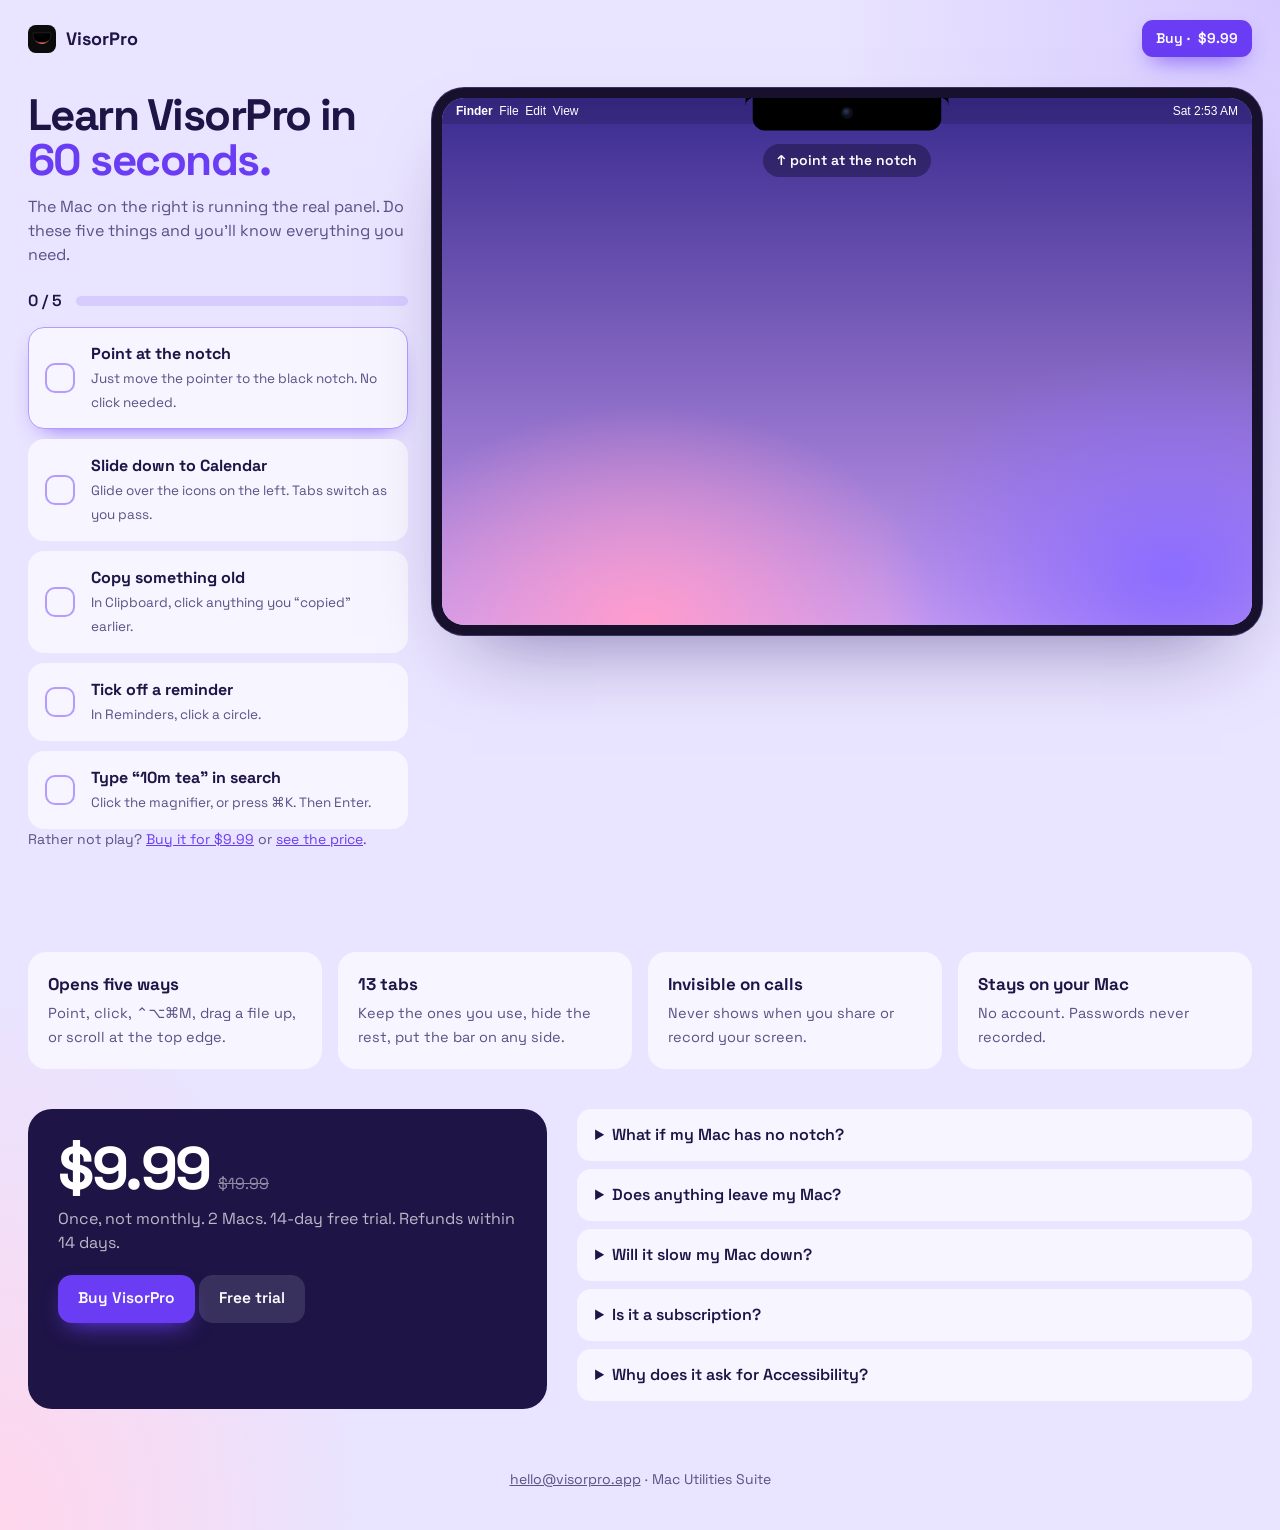
<file: v6.html>
<!doctype html>
<html lang="en">
<head>
<meta charset="utf-8">
<meta name="viewport" content="width=device-width, initial-scale=1, viewport-fit=cover">
<title>VisorPro — 6 · 60-second tour</title>
<link rel="icon" href="assets/favicon.svg" type="image/svg+xml">
<link rel="stylesheet" href="https://fonts.googleapis.com/css2?family=Space+Grotesk:wght@400;500;600;700&display=swap">
<link rel="stylesheet" href="assets/demo.css">
<style>
  /* 6 · 60-second tour: a little game. Five things to do in the real panel; each one ticks itself off when you
     do it. Finish and the page says: you already know how to use it. Soft lavender and violet. */
  :root { --bg: #e9e4ff; --ink: #1e1446; --ink2: #5a5185; --v: #6a3df5; --v2: #b49bff; --card: #f7f5ff; --ok: #12b886; }
  * { box-sizing: border-box; }
  body { margin: 0; background: var(--bg); color: var(--ink); font: 16px/1.5 "Space Grotesk", system-ui, sans-serif; -webkit-font-smoothing: antialiased;
    background-image: radial-gradient(50% 60% at 100% 0%, #d6c9ff, transparent 70%), radial-gradient(40% 50% at 0% 100%, #ffd6ec, transparent 70%); min-height: 100vh; }
  .x-w { max-width: 1320px; margin: 0 auto; padding: 0 28px; }
  .x-nav { display: flex; justify-content: space-between; align-items: center; padding: 20px 0; font-weight: 700; font-size: 18px; }
  .x-nav > span { display: flex; gap: 10px; align-items: center; }
  .x-nav a { color: var(--ink); text-decoration: none; }
  .x-btn { display: inline-flex; align-items: center; gap: 8px; padding: 12px 20px; border-radius: 14px; background: var(--v); color: #fff !important; font-weight: 600; text-decoration: none; box-shadow: 0 10px 24px -10px var(--v); border: 0; font-family: inherit; font-size: 15.5px; cursor: pointer; }
  .x-btn.sm { padding: 8px 14px; font-size: 14px; border-radius: 11px; }
  .x-btn.g { background: rgba(106, 61, 245, .1); color: var(--v) !important; box-shadow: none; }
  .x-btn s { opacity: .7; font-weight: 400; }

  .x-play { display: grid; grid-template-columns: 380px 1fr; gap: 34px; align-items: start; padding: 10px 0 40px; }
  .x-side h1 { font: 700 44px/1.02 "Space Grotesk"; letter-spacing: -.035em; margin: 6px 0 12px; }
  .x-side h1 span { color: var(--v); }
  .x-side > p { color: var(--ink2); margin: 0 0 22px; }
  .x-prog { display: flex; align-items: center; gap: 14px; margin-bottom: 14px; font-weight: 600; }
  .x-prog .bar { flex: 1; height: 10px; border-radius: 6px; background: rgba(106, 61, 245, .14); overflow: hidden; }
  .x-prog .bar i { display: block; height: 100%; width: 0; background: linear-gradient(90deg, var(--v), #ff6fae); border-radius: 6px; transition: width .5s cubic-bezier(.2, .9, .3, 1.2); }
  .x-tasks { list-style: none; padding: 0; margin: 0; display: grid; gap: 10px; }
  .x-task { display: grid; grid-template-columns: 34px 1fr; gap: 12px; align-items: center; padding: 14px 16px; border-radius: 16px; background: var(--card); border: 1.5px solid transparent; transition: .25s; }
  .x-task.now { border-color: var(--v2); box-shadow: 0 10px 24px -14px var(--v); }
  .x-task .box { width: 30px; height: 30px; border-radius: 10px; border: 2px solid var(--v2); display: grid; place-items: center; color: #fff; font-weight: 700; transition: .25s; }
  .x-task.done .box { background: var(--ok); border-color: var(--ok); transform: scale(1.08) rotate(-6deg); }
  .x-task.done { opacity: .62; } .x-task.done b { text-decoration: line-through; }
  .x-task b { display: block; } .x-task small { color: var(--ink2); font-size: 13.5px; }
  .x-skip { margin-top: 14px; font-size: 14px; color: var(--ink2); }
  .x-skip a { color: var(--v); }

  .x-stage { position: relative; }
  .x-screen { position: relative; aspect-ratio: 16 / 10.4; border-radius: 22px; overflow: hidden; box-shadow: 0 0 0 10px #17112e, 0 0 0 11px #3a3160, 0 40px 80px -30px rgba(40, 20, 100, .55);
    background: radial-gradient(60% 70% at 25% 100%, #ff9ccd, transparent 60%), radial-gradient(60% 70% at 90% 90%, #8b6cff, transparent 60%), linear-gradient(#3a2b8f, #c79cf0); margin-top: 11px; }
  .x-mb { position: absolute; top: 0; left: 0; right: 0; height: 26px; display: flex; justify-content: space-between; padding: 0 14px; align-items: center; color: #fff; font: 500 12px -apple-system, sans-serif; background: rgba(0, 0, 0, .14); }
  .x-pulse { position: absolute; top: 4px; left: 50%; width: 220px; height: 40px; margin-left: -110px; border-radius: 0 0 20px 20px; pointer-events: none; z-index: 1; box-shadow: 0 0 0 0 rgba(255, 255, 255, .7); animation: pulse 1.6s infinite; }
  @keyframes pulse { 70% { box-shadow: 0 0 0 18px rgba(255, 255, 255, 0); } 100% { box-shadow: 0 0 0 0 rgba(255, 255, 255, 0); } }
  .x-hint { position: absolute; top: 46px; left: 50%; transform: translateX(-50%); color: #fff; font-weight: 600; background: rgba(30, 20, 70, .55); padding: 6px 14px; border-radius: 999px; font-size: 14px; white-space: nowrap; z-index: 1; }
  .x-stage.opened .x-pulse, .x-stage.opened .x-hint { display: none; }

  .x-win { display: none; margin-top: 18px; padding: 22px 24px; border-radius: 20px; background: linear-gradient(120deg, #1e1446, #4b2bb5); color: #fff; }
  .x-win.on { display: block; animation: pop .5s cubic-bezier(.2, .9, .3, 1.3); }
  @keyframes pop { from { transform: scale(.9); opacity: 0; } }
  .x-win h2 { margin: 0 0 6px; font-size: 26px; letter-spacing: -.02em; }
  .x-win p { margin: 0 0 16px; color: rgba(255, 255, 255, .75); }
  .x-win .x-btn { background: #fff; color: var(--v) !important; }

  .x-strip { display: grid; grid-template-columns: repeat(4, 1fr); gap: 16px; margin: 40px 0; }
  .x-strip div { background: var(--card); border-radius: 18px; padding: 20px; }
  .x-strip b { display: block; font-size: 17px; margin-bottom: 4px; } .x-strip span { color: var(--ink2); font-size: 14.5px; }
  .x-bottom { display: grid; grid-template-columns: 1fr 1.3fr; gap: 30px; margin-bottom: 60px; }
  .x-price { background: var(--ink); color: #fff; border-radius: 24px; padding: 30px; }
  .x-price b { font-size: 60px; letter-spacing: -.04em; line-height: 1; } .x-price s { opacity: .5; margin-left: 8px; }
  .x-price p { color: rgba(255, 255, 255, .7); margin: 8px 0 20px; }
  .x-faq details { background: var(--card); border-radius: 14px; padding: 14px 18px; margin-bottom: 8px; }
  .x-faq summary { cursor: pointer; font-weight: 600; }
  .x-faq p { margin: 8px 0 0; color: var(--ink2); }
  .x-foot { text-align: center; color: var(--ink2); padding: 0 0 40px; font-size: 14px; } .x-foot a { color: inherit; }
  @media (max-width: 1000px) { .x-play, .x-bottom { grid-template-columns: 1fr; } .x-stage { order: -1; } .x-strip { grid-template-columns: 1fr 1fr; } }
</style>
</head>
<body>
<div class="x-w">
  <header class="x-nav"><span><span data-mark="28"></span>VisorPro</span><a class="x-btn sm" href="checkout.html">Buy · <span data-price></span></a></header>

  <section class="x-play">
    <div class="x-side">
      <h1>Learn VisorPro in <span>60 seconds.</span></h1>
      <p>The Mac on the right is running the real panel. Do these five things and you’ll know everything you need.</p>
      <div class="x-prog"><span id="count">0 / 5</span><div class="bar"><i id="bar"></i></div></div>
      <ol class="x-tasks" id="tasks">
        <li class="x-task now" data-k="open"><span class="box"></span><span><b>Point at the notch</b><small>Just move the pointer to the black notch. No click needed.</small></span></li>
        <li class="x-task" data-k="slide"><span class="box"></span><span><b>Slide down to Calendar</b><small>Glide over the icons on the left. Tabs switch as you pass.</small></span></li>
        <li class="x-task" data-k="copy"><span class="box"></span><span><b>Copy something old</b><small>In Clipboard, click anything you “copied” earlier.</small></span></li>
        <li class="x-task" data-k="tick"><span class="box"></span><span><b>Tick off a reminder</b><small>In Reminders, click a circle.</small></span></li>
        <li class="x-task" data-k="timer"><span class="box"></span><span><b>Type “10m tea” in search</b><small>Click the magnifier, or press ⌘K. Then Enter.</small></span></li>
      </ol>
      <p class="x-skip">Rather not play? <a href="checkout.html">Buy it for <span data-price></span></a> or <a href="#price">see the price</a>.</p>
      <div class="x-win" id="win"><h2>That’s all of it. 🎉</h2><p>You just used VisorPro. On your Mac it lives in the notch and opens the same way.</p><a class="x-btn" href="checkout.html">Get it for <span data-price></span> <s data-price-was></s></a></div>
    </div>
    <div class="x-stage" id="stage">
      <div class="x-screen" id="screen">
        <div class="x-mb"><span><b>Finder</b>&nbsp;&nbsp;File&nbsp;&nbsp;Edit&nbsp;&nbsp;View</span><span id="clk"></span></div>
        <div class="x-pulse"></div><div class="x-hint">↑ point at the notch</div>
      </div>
    </div>
  </section>

  <section class="x-strip">
    <div><b>Opens five ways</b><span>Point, click, ⌃⌥⌘M, drag a file up, or scroll at the top edge.</span></div>
    <div><b>13 tabs</b><span>Keep the ones you use, hide the rest, put the bar on any side.</span></div>
    <div><b>Invisible on calls</b><span>Never shows when you share or record your screen.</span></div>
    <div><b>Stays on your Mac</b><span>No account. Passwords never recorded.</span></div>
  </section>

  <section class="x-bottom" id="price">
    <div class="x-price"><b data-price></b><s data-price-was></s><p>Once, not monthly. <span data-macs></span> Macs. <span data-trial></span>-day free trial. Refunds within 14 days.</p><a class="x-btn" href="checkout.html">Buy VisorPro</a> <a class="x-btn g" href="#" style="background:rgba(255,255,255,.12);color:#fff!important">Free trial</a></div>
    <div class="x-faq" data-faq="5"></div>
  </section>
  <footer class="x-foot"><a href="mailto:hello@visorpro.app">hello@visorpro.app</a> · Mac Utilities Suite</footer>
</div>
<script src="assets/icons.js"></script>
<script src="assets/data.js"></script>
<script src="assets/demo.js"></script>
<script src="assets/vkit.js"></script>
<script>
  VP.demo.mount({ host: document.getElementById('screen'), fit: .78, max: 1.15, min: .5, margin: 0, accent: '#8b6cff' });
  VP.kit.fill();
  const clk = () => { document.getElementById('clk').textContent = new Date().toLocaleTimeString('en-US', { weekday: 'short', hour: 'numeric', minute: '2-digit' }); };
  clk(); setInterval(clk, 15000);

  const done = new Set(), order = ['open', 'slide', 'copy', 'tick', 'timer'];
  function mark(k) {
    if (done.has(k)) return; done.add(k);
    document.querySelectorAll('.x-task').forEach((t) => {
      t.classList.toggle('done', done.has(t.dataset.k));
      if (done.has(t.dataset.k)) t.querySelector('.box').textContent = '✓';
    });
    const next = order.find((o) => !done.has(o));
    document.querySelectorAll('.x-task').forEach((t) => t.classList.toggle('now', t.dataset.k === next));
    document.getElementById('count').textContent = `${done.size} / 5`;
    document.getElementById('bar').style.width = (done.size / 5 * 100) + '%';
    if (done.size === 5) document.getElementById('win').classList.add('on');
  }
  addEventListener('vp:open', () => { mark('open'); document.getElementById('stage').classList.add('opened'); });
  addEventListener('vp:tab', (e) => { if (e.detail.tab === 'calendar') mark('slide'); });
  addEventListener('vp:say', (e) => {
    const t = e.detail.text;
    if (/^Copied/.test(t)) mark('copy');
    if (t === 'Ticked off') mark('tick');
    if (/Timer started|tea/i.test(t)) mark('timer');
  });
</script>
</body>
</html>
</file>
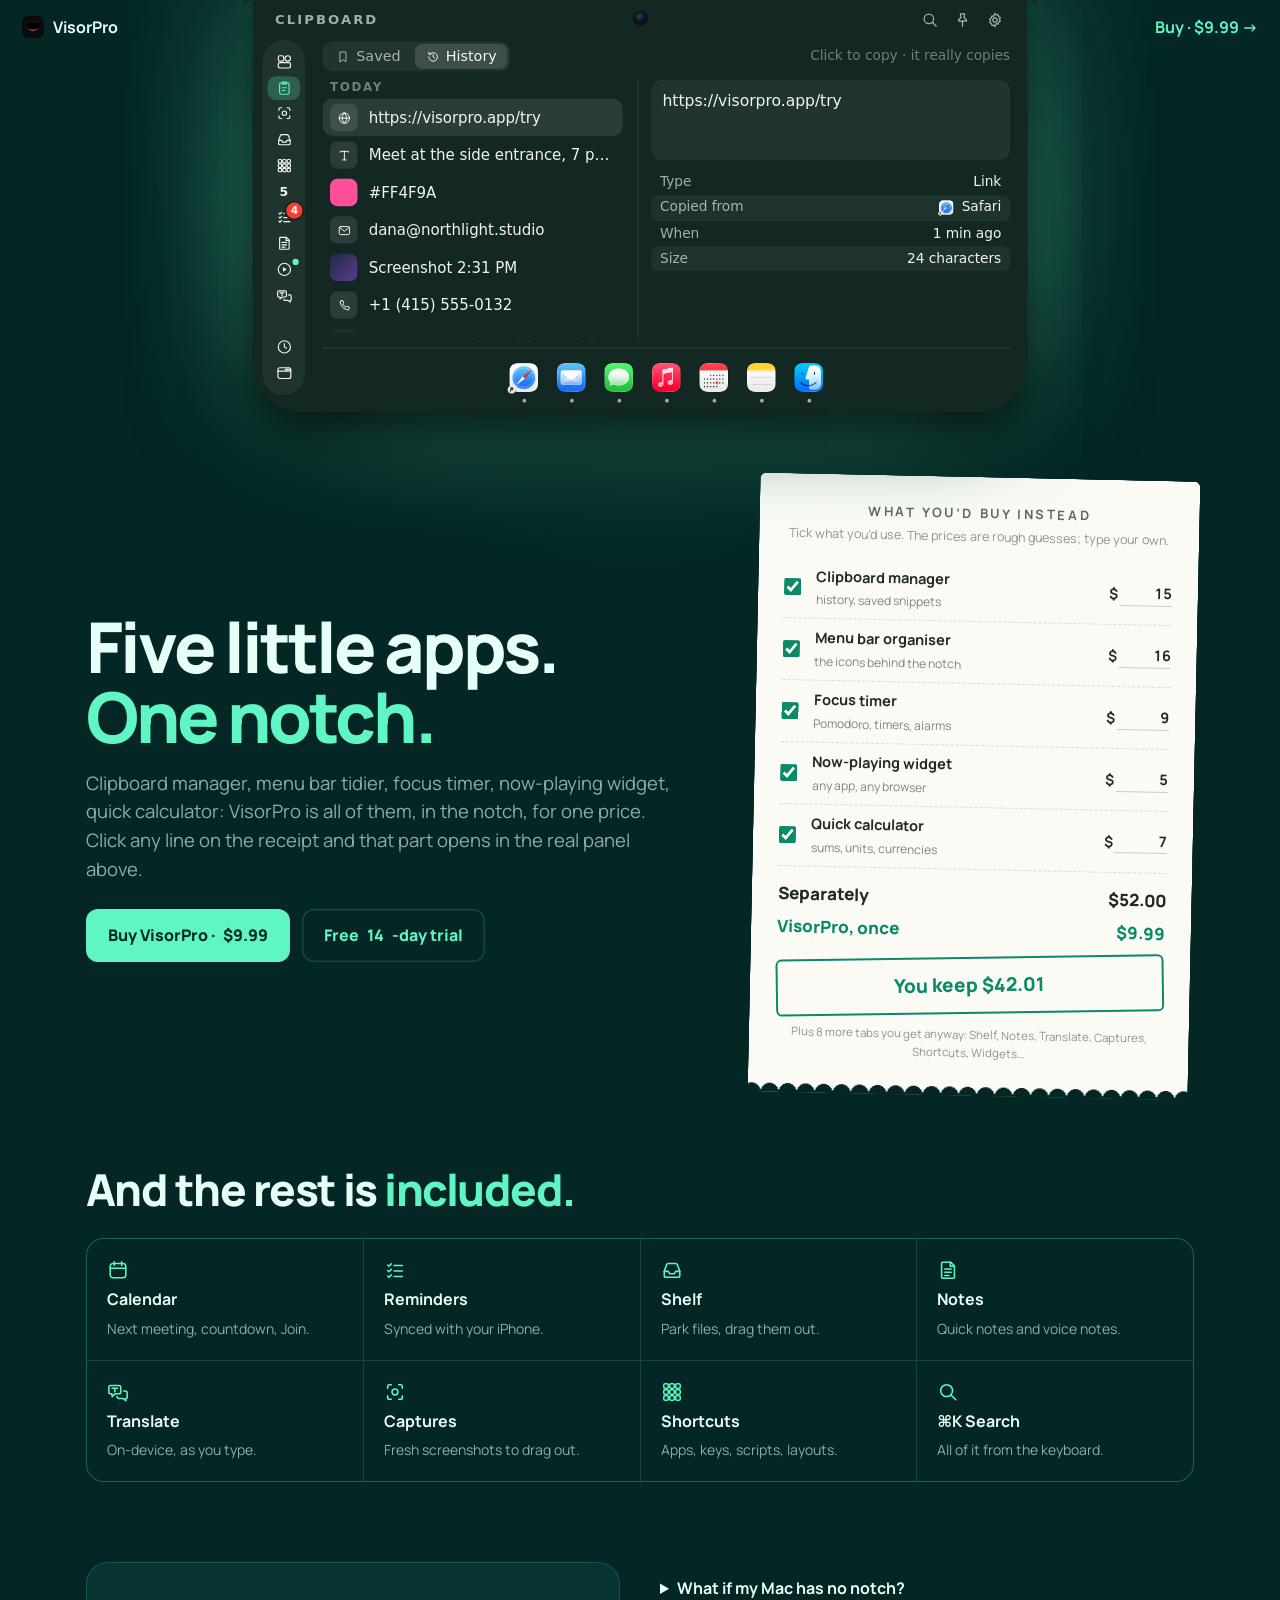
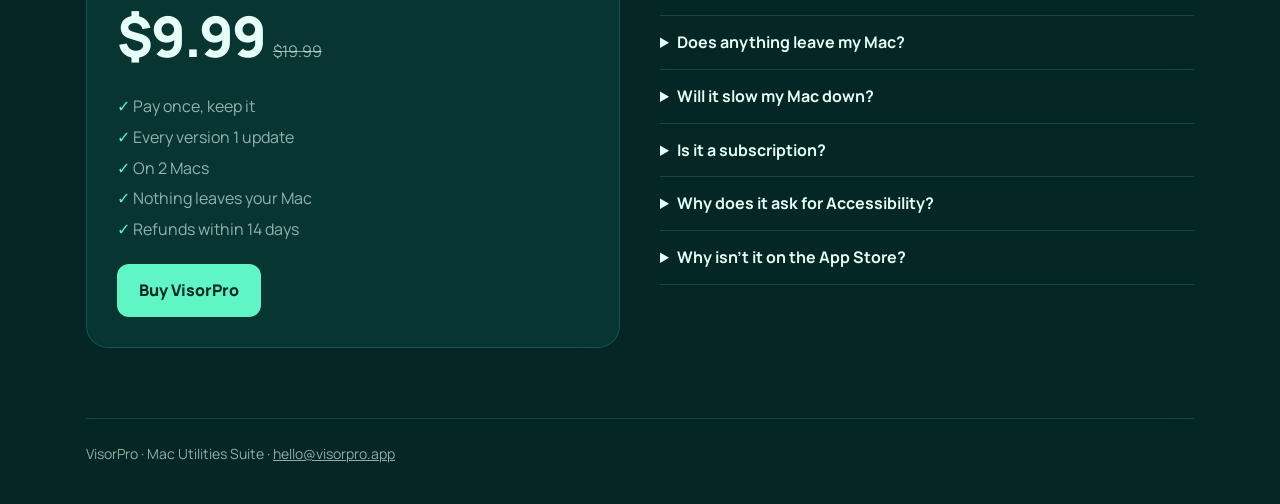
<file: v7.html>
<!doctype html>
<html lang="en">
<head>
<meta charset="utf-8">
<meta name="viewport" content="width=device-width, initial-scale=1, viewport-fit=cover">
<title>VisorPro — 7 · Replace five apps</title>
<link rel="icon" href="assets/favicon.svg" type="image/svg+xml">
<link rel="stylesheet" href="https://fonts.googleapis.com/css2?family=Manrope:wght@400;500;600;700;800&display=swap">
<link rel="stylesheet" href="assets/demo.css">
<style>
  /* 7 · Replace five apps: the practical pitch. A receipt of the little apps VisorPro stands in for, which you can
     tick and price yourself, against one price. Each line opens that tab in the real panel. Deep teal and mint. */
  :root { --bg: #042624; --bg2: #073532; --ink: #e6fff7; --ink2: rgba(230, 255, 247, .62); --mint: #5ff5c4; --line: rgba(95, 245, 196, .16); --paper: #fbfaf5; }
  * { box-sizing: border-box; }
  body { margin: 0; background: var(--bg); color: var(--ink); font: 16px/1.55 Manrope, system-ui, sans-serif; -webkit-font-smoothing: antialiased;
    background-image: radial-gradient(60% 40% at 50% 0%, rgba(95, 245, 196, .14), transparent 70%); }
  .x-w { max-width: 1160px; margin: 0 auto; padding: 0 26px; }
  .x-top { display: flex; justify-content: space-between; align-items: center; height: calc(32px * var(--s, 1) + 14px); padding: 0 22px; font-weight: 700; }
  .x-top > span { display: flex; align-items: center; gap: 9px; }
  .x-top a { white-space: nowrap; }
  .x-top a { color: var(--mint); text-decoration: none; }
  .x-btn { display: inline-flex; gap: 8px; align-items: center; padding: 14px 22px; border-radius: 12px; background: var(--mint); color: #032a22 !important; font-weight: 800; text-decoration: none; border: 0; cursor: pointer; font-family: inherit; font-size: 16px; }
  .x-btn:hover { filter: brightness(1.08); }
  .x-btn.g { background: transparent; color: var(--mint) !important; box-shadow: inset 0 0 0 1.5px var(--line); }

  .x-hero { display: grid; grid-template-columns: 1fr 440px; gap: 50px; align-items: center; padding: calc(var(--panel-h, 330px) + 10px) 0 70px; }
  .x-hero h1 { font: 800 clamp(40px, 5.6vw, 70px)/1 Manrope; letter-spacing: -.045em; margin: 0 0 18px; }
  .x-hero h1 span { color: var(--mint); }
  .x-hero p { color: var(--ink2); font-size: 18.5px; margin: 0 0 26px; max-width: 32em; }
  .x-ctas { display: flex; gap: 12px; flex-wrap: wrap; }

  /* The receipt */
  .x-rcpt { background: var(--paper); color: #1e2a27; border-radius: 6px 6px 0 0; padding: 26px 26px 34px; font-size: 14.5px; position: relative; box-shadow: 0 30px 60px -20px rgba(0, 0, 0, .6); transform: rotate(1.2deg);
    -webkit-mask: radial-gradient(9px at 50% 100%, transparent 98%, #000) 50% 100% / 18px 100% repeat-x; mask: radial-gradient(9px at 50% 100%, transparent 98%, #000) 50% 100% / 18px 100% repeat-x; }
  .x-rcpt h3 { margin: 0; text-align: center; font-size: 13px; letter-spacing: .2em; text-transform: uppercase; color: #5b6a66; }
  .x-rcpt .sub { text-align: center; font-size: 12.5px; color: #8a9692; margin: 4px 0 14px; }
  .x-line { display: grid; grid-template-columns: 22px 1fr auto; gap: 10px; align-items: center; padding: 8px 0; border-bottom: 1px dashed #d9dcd5; cursor: pointer; }
  .x-line:hover .nm { color: #0a8a66; }
  .x-line input[type=checkbox] { width: 17px; height: 17px; accent-color: #0a8a66; margin: 0; }
  .x-line .nm b { display: block; font-weight: 700; } .x-line .nm small { color: #7a8783; }
  .x-line .pr { display: flex; align-items: center; gap: 2px; font-variant-numeric: tabular-nums; font-weight: 700; }
  .x-line .pr input { width: 52px; border: 0; border-bottom: 1px solid #c9cec6; background: none; font: inherit; text-align: right; color: inherit; padding: 0; }
  .x-line.off { opacity: .45; } .x-line.off .pr { text-decoration: line-through; }
  .x-tot { display: flex; justify-content: space-between; margin-top: 14px; font-weight: 800; font-size: 17px; }
  .x-vp { display: flex; justify-content: space-between; margin-top: 6px; font-weight: 800; font-size: 17px; color: #0a8a66; }
  .x-save { margin-top: 14px; text-align: center; padding: 12px; border: 2px solid #0a8a66; border-radius: 6px; color: #0a8a66; font-weight: 800; font-size: 19px; transform: rotate(-2deg); }
  .x-note { font-size: 11.5px; color: #8a9692; margin-top: 12px; text-align: center; }

  .x-h2 { font: 800 clamp(30px, 3.6vw, 44px)/1.05 Manrope; letter-spacing: -.035em; margin: 0 0 26px; }
  .x-h2 span { color: var(--mint); }
  .x-plus { display: grid; grid-template-columns: repeat(4, 1fr); gap: 1px; background: var(--line); border: 1px solid var(--line); border-radius: 18px; overflow: hidden; margin-bottom: 80px; }
  .x-plus button { background: var(--bg); border: 0; color: var(--ink); text-align: left; padding: 20px; cursor: pointer; font: inherit; display: grid; gap: 6px; }
  .x-plus button:hover { background: var(--bg2); }
  .x-plus .i { width: 22px; height: 22px; display: block; color: var(--mint); }
  .x-plus b { font-size: 16px; } .x-plus span { color: var(--ink2); font-size: 14px; }
  .x-end { display: grid; grid-template-columns: 1fr 1fr; gap: 40px; padding-bottom: 70px; }
  .x-faq details { border-bottom: 1px solid var(--line); padding: 14px 0; }
  .x-faq summary { cursor: pointer; font-weight: 700; }
  .x-faq p { color: var(--ink2); margin: 8px 0 0; }
  .x-buybox { background: var(--bg2); border: 1px solid var(--line); border-radius: 22px; padding: 30px; align-self: start; }
  .x-buybox b { font-size: 56px; font-weight: 800; letter-spacing: -.04em; } .x-buybox s { color: var(--ink2); margin-left: 8px; }
  .x-buybox ul { padding: 0; list-style: none; margin: 14px 0 22px; display: grid; gap: 6px; color: var(--ink2); }
  .x-buybox li::before { content: "✓ "; color: var(--mint); }
  .x-foot { border-top: 1px solid var(--line); padding: 24px 0 40px; color: var(--ink2); font-size: 14px; } .x-foot a { color: inherit; }
  @media (max-width: 960px) { .x-hero, .x-end { grid-template-columns: 1fr; } .x-plus { grid-template-columns: 1fr 1fr; } .x-rcpt { transform: none; } }
</style>
</head>
<body>
<header class="x-top"><span><span data-mark="22"></span>VisorPro</span><a href="checkout.html">Buy · <span data-price></span> →</a></header>
<div class="x-w">
  <section class="x-hero">
    <div>
      <h1>Five little apps.<br><span>One notch.</span></h1>
      <p>Clipboard manager, menu bar tidier, focus timer, now-playing widget, quick calculator: VisorPro is all of them, in the notch, for one price. Click any line on the receipt and that part opens in the real panel above.</p>
      <div class="x-ctas"><a class="x-btn" href="checkout.html">Buy VisorPro · <span data-price></span></a><a class="x-btn g" href="#">Free <span data-trial></span>-day trial</a></div>
    </div>
    <div class="x-rcpt" data-vp-keep>
      <h3>What you’d buy instead</h3>
      <div class="sub">Tick what you’d use. The prices are rough guesses; type your own.</div>
      <div id="lines"></div>
      <div class="x-tot"><span>Separately</span><span id="sum"></span></div>
      <div class="x-vp"><span>VisorPro, once</span><span data-price></span></div>
      <div class="x-save" id="save"></div>
      <div class="x-note">Plus 8 more tabs you get anyway: Shelf, Notes, Translate, Captures, Shortcuts, Widgets…</div>
    </div>
  </section>

  <h2 class="x-h2">And the rest is <span>included.</span></h2>
  <section class="x-plus">
    <button data-open-tab="calendar"><span data-i="calendar"></span><b>Calendar</b><span>Next meeting, countdown, Join.</span></button>
    <button data-open-tab="tasks"><span data-i="checklist"></span><b>Reminders</b><span>Synced with your iPhone.</span></button>
    <button data-open-tab="shelf"><span data-i="tray"></span><b>Shelf</b><span>Park files, drag them out.</span></button>
    <button data-open-tab="notes"><span data-i="notes"></span><b>Notes</b><span>Quick notes and voice notes.</span></button>
    <button data-open-tab="translate"><span data-i="translate"></span><b>Translate</b><span>On-device, as you type.</span></button>
    <button data-open-tab="captures"><span data-i="captures"></span><b>Captures</b><span>Fresh screenshots to drag out.</span></button>
    <button data-open-tab="shortcuts"><span data-i="shortcuts"></span><b>Shortcuts</b><span>Apps, keys, scripts, layouts.</span></button>
    <button data-open-search><span data-i="search"></span><b>⌘K Search</b><span>All of it from the keyboard.</span></button>
  </section>

  <section class="x-end" id="price">
    <div class="x-buybox"><b data-price></b><s data-price-was></s><ul><li>Pay once, keep it</li><li>Every version 1 update</li><li>On <span data-macs></span> Macs</li><li>Nothing leaves your Mac</li><li>Refunds within 14 days</li></ul><a class="x-btn" href="checkout.html">Buy VisorPro</a></div>
    <div class="x-faq" data-faq="6"></div>
  </section>
  <footer class="x-foot">VisorPro · Mac Utilities Suite · <a href="mailto:hello@visorpro.app">hello@visorpro.app</a></footer>
</div>
<script src="assets/icons.js"></script>
<script src="assets/data.js"></script>
<script src="assets/demo.js"></script>
<script src="assets/vkit.js"></script>
<script>
  VP.demo.mount({ accent: '#5ff5c4', look: 'tinted' });
  VP.kit.fill();
  const LINES = [
    ['clipboard', 'Clipboard manager', 'history, saved snippets', 15],
    ['menubar', 'Menu bar organiser', 'the icons behind the notch', 16],
    ['clock', 'Focus timer', 'Pomodoro, timers, alarms', 9],
    ['player', 'Now-playing widget', 'any app, any browser', 5],
    ['calculator', 'Quick calculator', 'sums, units, currencies', 7],
  ];
  const el = document.getElementById('lines');
  el.innerHTML = LINES.map(([tab, n, d, p], i) => `<div class="x-line" data-tab="${tab}"><input type="checkbox" checked aria-label="Count ${n}"><span class="nm"><b>${n}</b><small>${d}</small></span><span class="pr">$<input inputmode="decimal" value="${p}" data-p="${i}" aria-label="${n} price"></span></div>`).join('');
  function total() {
    let s = 0;
    el.querySelectorAll('.x-line').forEach((l) => { const on = l.querySelector('[type=checkbox]').checked; l.classList.toggle('off', !on); if (on) s += parseFloat(l.querySelector('[data-p]').value) || 0; });
    document.getElementById('sum').textContent = '$' + s.toFixed(2);
    const d = s - VP.pricing.early;
    document.getElementById('save').textContent = d > 0 ? `You keep $${d.toFixed(2)}` : 'Still one app instead of five';
  }
  el.addEventListener('input', total);
  el.addEventListener('click', (e) => { const l = e.target.closest('.x-line'); if (l && !e.target.matches('input')) VP.demo.setTab(l.dataset.tab); });
  total();
  VP.kit.autoOpen(700, 'clipboard');
</script>
</body>
</html>
</file>
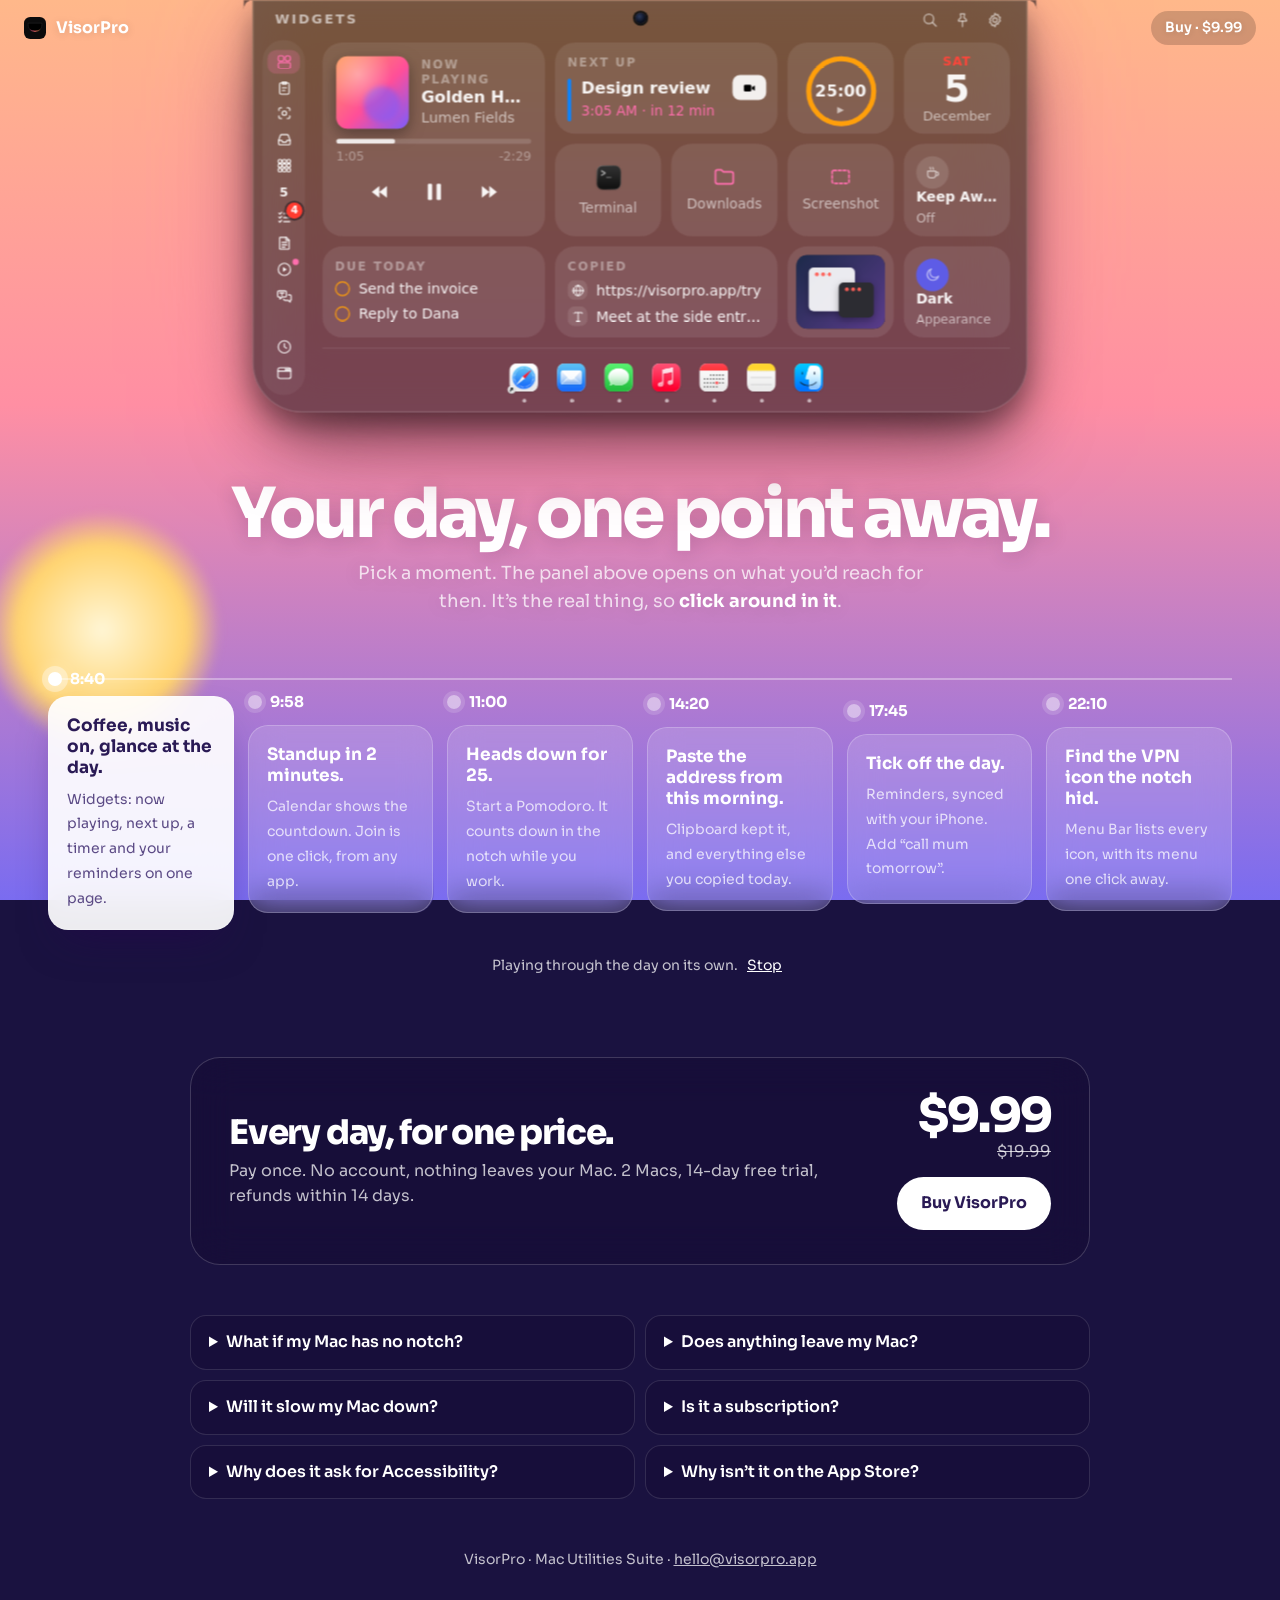
<file: v8.html>
<!doctype html>
<html lang="en">
<head>
<meta charset="utf-8">
<meta name="viewport" content="width=device-width, initial-scale=1, viewport-fit=cover">
<title>VisorPro — 8 · A day with it</title>
<link rel="icon" href="assets/favicon.svg" type="image/svg+xml">
<link rel="stylesheet" href="https://fonts.googleapis.com/css2?family=Sora:wght@300;400;600;700;800&display=swap">
<link rel="stylesheet" href="assets/demo.css">
<style>
  /* 8 · A day with it: one workday on a timeline. Pick a moment and the sky behind the page changes to that hour
     while the real panel opens on what you’d reach for then. */
  :root { --ink: #fff; --ink2: rgba(255, 255, 255, .74); }
  * { box-sizing: border-box; }
  body { margin: 0; color: var(--ink); font: 16px/1.55 Sora, system-ui, sans-serif; -webkit-font-smoothing: antialiased; min-height: 100vh; background: #1a1240; }
  .x-sky { position: fixed; inset: 0; z-index: -1; transition: background 1.2s ease; }
  body[data-t="0"] .x-sky { background: linear-gradient(#ffb88a, #ff8fa3 45%, #7a6cf0); }
  body[data-t="1"] .x-sky { background: linear-gradient(#6cc4ff, #8fb4ff 50%, #d9a6ff); }
  body[data-t="2"] .x-sky { background: linear-gradient(#3aa3ff, #67d1ff 55%, #ffe39a); }
  body[data-t="3"] .x-sky { background: linear-gradient(#ff9a6b, #f2647f 50%, #6a3fb8); }
  body[data-t="4"] .x-sky { background: linear-gradient(#ff6f61, #9b4ccf 55%, #2b1e6b); }
  body[data-t="5"] .x-sky { background: linear-gradient(#0f1238, #2a1d6b 60%, #5a2b8a); }
  .x-sun { position: fixed; z-index: -1; width: 240px; height: 240px; border-radius: 50%; filter: blur(4px); transition: left 1.2s ease, top 1.2s ease, background 1.2s; background: radial-gradient(circle, #fff6d6, #ffd36e 50%, transparent 70%); }
  body[data-t="5"] .x-sun { background: radial-gradient(circle, #f4f1ff, #c9c3ff 40%, transparent 68%); }

  .x-w { max-width: 1240px; margin: 0 auto; padding: 0 28px; }
  .x-top { display: flex; justify-content: space-between; align-items: center; height: calc(32px * var(--s, 1) + 16px); padding: 0 24px; font-weight: 700; text-shadow: 0 1px 8px rgba(0, 0, 0, .15); }
  .x-top > span { display: flex; gap: 10px; align-items: center; }
  .x-top a { white-space: nowrap; }
  .x-top a { color: #fff; text-decoration: none; background: rgba(0, 0, 0, .18); padding: 6px 14px; border-radius: 999px; font-weight: 600; font-size: 14px; }
  .x-hero { padding: calc(var(--panel-h, 330px) + 10px) 0 0; text-align: center; text-shadow: 0 2px 20px rgba(40, 0, 60, .2); }
  .x-hero h1 { font: 800 clamp(38px, 5.4vw, 72px)/1 Sora; letter-spacing: -.045em; margin: 0 0 12px; }
  .x-hero p { color: var(--ink2); font-size: 18px; margin: 0 auto; max-width: 34em; }
  .x-hero b { color: #fff; }

  /* The day */
  .x-day { position: relative; margin: 40px 0 0; }
  .x-track { display: grid; grid-template-columns: repeat(6, 1fr); gap: 14px; position: relative; }
  .x-track::before { content: ""; position: absolute; left: 0; right: 0; top: 22px; height: 2px; background: rgba(255, 255, 255, .35); }
  .x-m { position: relative; background: none; border: 0; color: inherit; text-align: left; cursor: pointer; padding: 0; font: inherit; }
  .x-m .t { display: inline-flex; align-items: center; gap: 8px; height: 46px; font-weight: 700; font-size: 15px; }
  .x-m .t::before { content: ""; width: 14px; height: 14px; border-radius: 50%; background: rgba(255, 255, 255, .5); box-shadow: 0 0 0 4px rgba(255, 255, 255, .15); transition: .3s; }
  .x-m .c { display: block; padding: 18px; border-radius: 20px; background: rgba(255, 255, 255, .14); -webkit-backdrop-filter: blur(16px); backdrop-filter: blur(16px); border: 1px solid rgba(255, 255, 255, .22); min-height: 170px; transition: .3s; }
  .x-m b { display: block; font-size: 17px; line-height: 1.25; margin-bottom: 8px; }
  .x-m span.d { color: var(--ink2); font-size: 14px; }
  .x-m:hover .c { background: rgba(255, 255, 255, .22); }
  .x-m.on .t::before { background: #fff; box-shadow: 0 0 0 6px rgba(255, 255, 255, .35), 0 0 20px #fff; }
  .x-m.on .c { background: rgba(255, 255, 255, .92); color: #2a1a55; transform: translateY(-6px); box-shadow: 0 20px 40px -16px rgba(40, 0, 80, .5); }
  .x-m.on span.d { color: #5b4a85; }
  .x-auto { text-align: center; margin-top: 18px; font-size: 14px; color: var(--ink2); }
  .x-auto button { background: none; border: 0; color: #fff; font: inherit; text-decoration: underline; cursor: pointer; }

  .x-buy { margin: 80px auto 0; max-width: 900px; display: grid; grid-template-columns: 1fr auto; gap: 30px; align-items: center; padding: 34px 38px; border-radius: 30px; background: rgba(20, 10, 50, .5); -webkit-backdrop-filter: blur(20px); backdrop-filter: blur(20px); border: 1px solid rgba(255, 255, 255, .18); }
  .x-buy h2 { font: 800 34px/1.1 Sora; letter-spacing: -.035em; margin: 0 0 8px; }
  .x-buy p { margin: 0; color: var(--ink2); }
  .x-amt { text-align: right; } .x-amt b { display: block; font-size: 48px; font-weight: 800; letter-spacing: -.04em; line-height: 1; } .x-amt s { color: var(--ink2); }
  .x-btn { display: inline-block; margin-top: 12px; padding: 14px 24px; border-radius: 999px; background: #fff; color: #2a1a55; font-weight: 700; text-decoration: none; }
  .x-btn:hover { transform: translateY(-1px); }
  .x-faq { max-width: 900px; margin: 50px auto 0; display: grid; grid-template-columns: 1fr 1fr; gap: 10px; }
  .x-faq details { background: rgba(20, 10, 50, .35); border-radius: 16px; padding: 14px 18px; border: 1px solid rgba(255, 255, 255, .12); }
  .x-faq summary { cursor: pointer; font-weight: 600; } .x-faq p { color: var(--ink2); margin: 8px 0 0; font-size: 15px; }
  .x-foot { text-align: center; padding: 50px 0 40px; color: var(--ink2); font-size: 14px; } .x-foot a { color: inherit; }
  @media (max-width: 980px) {
    .x-track { grid-template-columns: repeat(6, 78%); overflow-x: auto; scroll-snap-type: x mandatory; padding-bottom: 10px; }
    .x-m { scroll-snap-align: start; } .x-buy, .x-faq { grid-template-columns: 1fr; } .x-amt { text-align: left; }
  }
</style>
</head>
<body data-t="0">
<div class="x-sky"></div><div class="x-sun" id="sun"></div>
<header class="x-top"><span><span data-mark="22"></span>VisorPro</span><a href="checkout.html">Buy · <span data-price></span></a></header>
<div class="x-w">
  <section class="x-hero">
    <h1>Your day, one point away.</h1>
    <p>Pick a moment. The panel above opens on what you’d reach for then. It’s the real thing, so <b>click around in it</b>.</p>
  </section>
  <section class="x-day">
    <div class="x-track" id="track">
      <button class="x-m on" data-k="0" data-open-tab="widgets"><span class="t">8:40</span><span class="c"><b>Coffee, music on, glance at the day.</b><span class="d">Widgets: now playing, next up, a timer and your reminders on one page.</span></span></button>
      <button class="x-m" data-k="1" data-open-tab="calendar"><span class="t">9:58</span><span class="c"><b>Standup in 2 minutes.</b><span class="d">Calendar shows the countdown. Join is one click, from any app.</span></span></button>
      <button class="x-m" data-k="2" data-open-tab="clock"><span class="t">11:00</span><span class="c"><b>Heads down for 25.</b><span class="d">Start a Pomodoro. It counts down in the notch while you work.</span></span></button>
      <button class="x-m" data-k="3" data-open-tab="clipboard"><span class="t">14:20</span><span class="c"><b>Paste the address from this morning.</b><span class="d">Clipboard kept it, and everything else you copied today.</span></span></button>
      <button class="x-m" data-k="4" data-open-tab="tasks"><span class="t">17:45</span><span class="c"><b>Tick off the day.</b><span class="d">Reminders, synced with your iPhone. Add “call mum tomorrow”.</span></span></button>
      <button class="x-m" data-k="5" data-open-tab="menubar"><span class="t">22:10</span><span class="c"><b>Find the VPN icon the notch hid.</b><span class="d">Menu Bar lists every icon, with its menu one click away.</span></span></button>
    </div>
    <div class="x-auto">Playing through the day on its own. <button id="stop">Stop</button></div>
  </section>

  <section class="x-buy" id="price">
    <div><h2>Every day, for one price.</h2><p>Pay once. No account, nothing leaves your Mac. <span data-macs></span> Macs, <span data-trial></span>-day free trial, refunds within 14 days.</p></div>
    <div class="x-amt"><b data-price></b><s data-price-was></s><br><a class="x-btn" href="checkout.html">Buy VisorPro</a></div>
  </section>
  <section class="x-faq" data-faq="6"></section>
  <footer class="x-foot">VisorPro · Mac Utilities Suite · <a href="mailto:hello@visorpro.app">hello@visorpro.app</a></footer>
</div>
<script src="assets/icons.js"></script>
<script src="assets/data.js"></script>
<script src="assets/demo.js"></script>
<script src="assets/vkit.js"></script>
<script>
  VP.demo.mount({ look: 'liquid', accent: '#ff6fae' });
  VP.kit.fill();
  const SUN = [[8, 70], [22, 30], [46, 12], [70, 28], [86, 62], [78, 18]];
  const ms = [...document.querySelectorAll('.x-m')];
  let k = 0, auto = true, timer;
  function go(n, openIt) {
    k = n; document.body.dataset.t = n;
    ms.forEach((m) => m.classList.toggle('on', +m.dataset.k === n));
    const [x, y] = SUN[n], sun = document.getElementById('sun');
    sun.style.left = `calc(${x}vw - 120px)`; sun.style.top = `calc(${y}vh - 120px)`;
    if (openIt) VP.demo.setTab(ms[n].dataset.openTab);
  }
  function stop() { auto = false; clearInterval(timer); document.querySelector('.x-auto').style.visibility = 'hidden'; }
  document.getElementById('track').addEventListener('click', (e) => { const m = e.target.closest('.x-m'); if (m) { stop(); go(+m.dataset.k, false); } });
  document.getElementById('stop').addEventListener('click', stop);
  // Anyone clicking in the panel takes over from the slideshow.
  document.addEventListener('pointerdown', (e) => { if (e.target.closest('.vp')) stop(); });
  go(0, false);
  const reduce = matchMedia('(prefers-reduced-motion: reduce)').matches;
  setTimeout(() => { VP.demo.open('widgets'); if (!reduce) timer = setInterval(() => { if (!auto) return; if (document.querySelector('.vp').matches(':hover')) return; go((k + 1) % 6, true); }, 4200); }, 700);
</script>
</body>
</html>
</file>
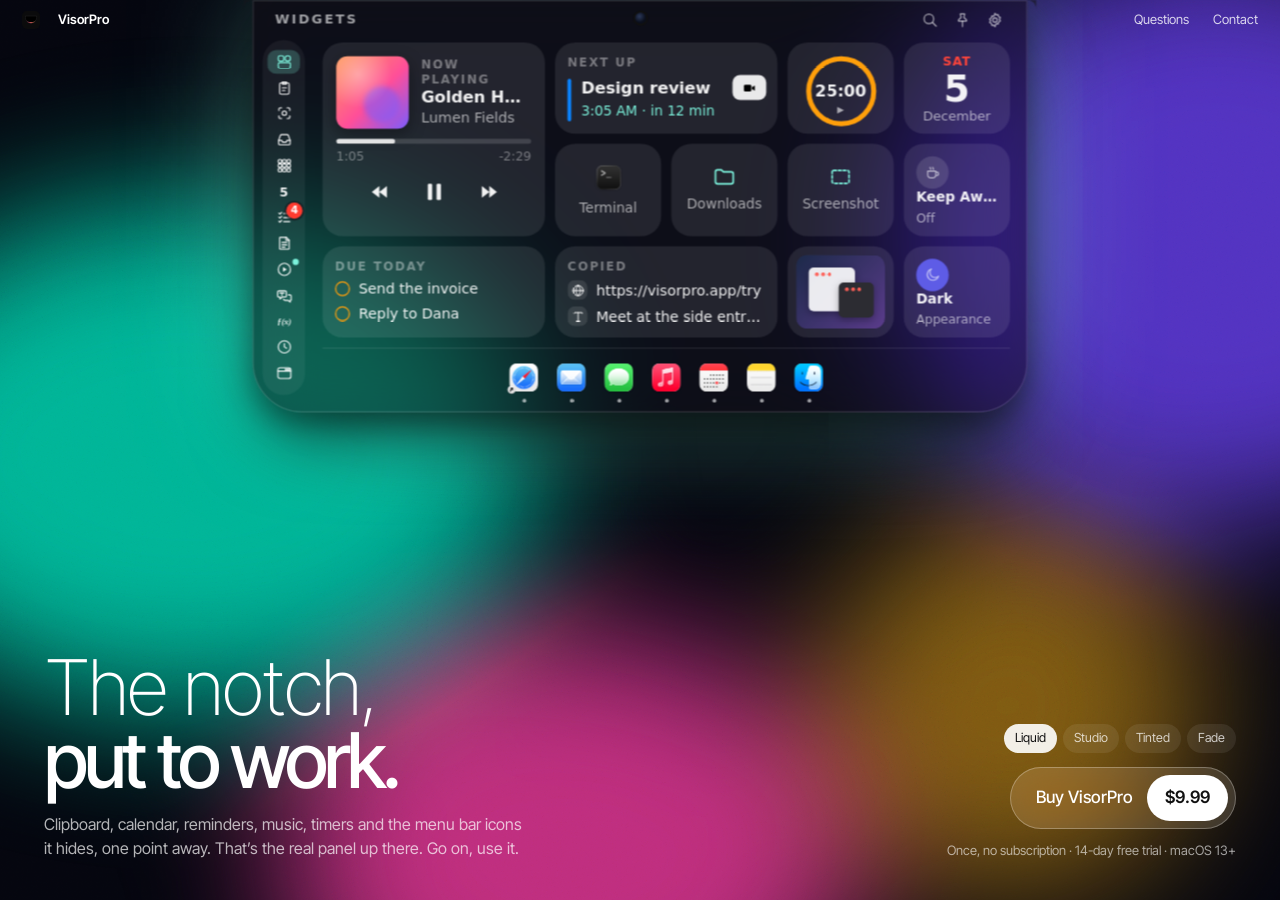
<file: v9.html>
<!doctype html>
<html lang="en">
<head>
<meta charset="utf-8">
<meta name="viewport" content="width=device-width, initial-scale=1, viewport-fit=cover">
<title>VisorPro — 9 · One screen</title>
<link rel="icon" href="assets/favicon.svg" type="image/svg+xml">
<link rel="stylesheet" href="https://fonts.googleapis.com/css2?family=Inter+Tight:wght@200;300;400;500;600&display=swap">
<link rel="stylesheet" href="assets/demo.css">
<style>
  /* 9 · One screen: the shortest possible pitch. A moving aurora, the panel in Liquid Glass open over it, one line,
     one price, one button. Questions sit in a drawer. Nothing to scroll. */
  * { box-sizing: border-box; }
  html, body { height: 100%; }
  body { margin: 0; overflow: hidden; background: #05060f; color: #fff; font: 15px/1.5 "Inter Tight", system-ui, sans-serif; -webkit-font-smoothing: antialiased; }
  .x-aur { position: fixed; inset: -20%; filter: blur(70px) saturate(1.4); }
  .x-aur i { position: absolute; border-radius: 50%; opacity: .75; animation: drift 22s ease-in-out infinite alternate; }
  .x-aur i:nth-child(1) { width: 55vw; height: 40vw; left: 5%; top: 30%; background: #2de2c4; }
  .x-aur i:nth-child(2) { width: 50vw; height: 45vw; right: 0; top: 10%; background: #6b4dff; animation-duration: 28s; animation-delay: -6s; }
  .x-aur i:nth-child(3) { width: 45vw; height: 35vw; left: 30%; bottom: 0; background: #ff4f9a; animation-duration: 25s; animation-delay: -12s; }
  .x-aur i:nth-child(4) { width: 30vw; height: 30vw; left: 60%; top: 55%; background: #ffb547; opacity: .5; animation-duration: 31s; }
  @keyframes drift { 50% { transform: translate(8vw, -6vh) scale(1.15); } 100% { transform: translate(-6vw, 5vh) scale(.92); } }
  @media (prefers-reduced-motion: reduce) { .x-aur i { animation: none; } }
  .x-grain { position: fixed; inset: 0; opacity: .12; pointer-events: none; mix-blend-mode: overlay;
    background-image: url("data:image/svg+xml,%3Csvg xmlns='http://www.w3.org/2000/svg' width='200' height='200'%3E%3Cfilter id='n'%3E%3CfeTurbulence baseFrequency='.8'/%3E%3C/filter%3E%3Crect width='200' height='200' filter='url(%23n)'/%3E%3C/svg%3E"); }

  .x-corner { position: fixed; top: 0; height: calc(32px * var(--s, 1)); display: flex; align-items: center; gap: 18px; padding: 0 22px; font-size: 13px; z-index: 10; }
  .x-corner.l { left: 0; font-weight: 600; } .x-corner.r { right: 0; }
  .x-corner a, .x-corner button { color: rgba(255, 255, 255, .8); text-decoration: none; background: none; border: 0; font: inherit; cursor: pointer; }
  .x-corner a:hover, .x-corner button:hover { color: #fff; }

  .x-bottom { position: fixed; left: 0; right: 0; bottom: 0; padding: 0 44px 40px; display: flex; justify-content: space-between; align-items: flex-end; gap: 30px; }
  .x-bottom h1 { font: 200 clamp(40px, 6vw, 92px)/.95 "Inter Tight"; letter-spacing: -.05em; margin: 0; }
  .x-bottom h1 b { font-weight: 500; }
  .x-bottom p { margin: 14px 0 0; color: rgba(255, 255, 255, .7); max-width: 30em; font-size: 16px; }
  .x-buy { text-align: right; flex: none; }
  .x-buy a { display: inline-flex; align-items: center; gap: 14px; padding: 8px 8px 8px 26px; border-radius: 999px; background: rgba(255, 255, 255, .14); -webkit-backdrop-filter: blur(20px) saturate(1.6); backdrop-filter: blur(20px) saturate(1.6); box-shadow: inset 0 0 0 1px rgba(255, 255, 255, .28); color: #fff; text-decoration: none; font-weight: 500; font-size: 17px; transition: background .2s; }
  .x-buy a:hover { background: rgba(255, 255, 255, .22); }
  .x-buy a span { background: #fff; color: #111; border-radius: 999px; padding: 10px 18px; font-weight: 600; }
  .x-buy small { display: block; margin-top: 12px; color: rgba(255, 255, 255, .6); font-size: 13px; }
  .x-looks { display: flex; gap: 6px; justify-content: flex-end; margin-bottom: 14px; }
  .x-looks button { font: inherit; font-size: 12.5px; color: rgba(255, 255, 255, .75); background: rgba(255, 255, 255, .08); border: 0; border-radius: 999px; padding: 5px 11px; cursor: pointer; }
  .x-looks button.on { background: rgba(255, 255, 255, .9); color: #111; }

  .x-drawer { position: fixed; top: 0; right: 0; bottom: 0; width: min(440px, 100vw); padding: 70px 30px 30px; background: rgba(8, 10, 24, .7); -webkit-backdrop-filter: blur(30px); backdrop-filter: blur(30px); z-index: 80; transform: translateX(100%); transition: transform .4s cubic-bezier(.2, .9, .3, 1); overflow: auto; }
  .x-drawer.on { transform: none; }
  .x-drawer h2 { font-weight: 300; font-size: 32px; letter-spacing: -.03em; margin: 0 0 16px; }
  .x-drawer details { border-bottom: 1px solid rgba(255, 255, 255, .12); padding: 14px 0; }
  .x-drawer summary { cursor: pointer; font-weight: 500; } .x-drawer p { color: rgba(255, 255, 255, .7); margin: 8px 0 0; }
  .x-drawer .x-x { position: absolute; top: 20px; right: 22px; background: none; border: 0; color: #fff; font-size: 26px; cursor: pointer; }
  @media (max-width: 820px) {
    body { overflow: auto; } .x-bottom { position: relative; flex-direction: column; align-items: flex-start; padding: calc(var(--panel-h) + 40px) 20px 40px; }
    .x-buy { text-align: left; } .x-looks { justify-content: flex-start; } .x-corner.r a:not(:last-child) { display: none; }
  }
</style>
</head>
<body>
<div class="x-aur" aria-hidden="true"><i></i><i></i><i></i><i></i></div><div class="x-grain"></div>
<div class="x-corner l"><span data-mark="18"></span>VisorPro</div>
<div class="x-corner r"><button id="q" data-vp-keep>Questions</button><a href="mailto:hello@visorpro.app">Contact</a></div>

<section class="x-bottom">
  <div>
    <h1>The notch,<br><b>put to work.</b></h1>
    <p>Clipboard, calendar, reminders, music, timers and the menu bar icons it hides, one point away. That’s the real panel up there. Go on, use it.</p>
  </div>
  <div class="x-buy">
    <div class="x-looks" role="group" aria-label="Look"><button data-look-set="liquid" class="on">Liquid</button><button data-look-set="studio">Studio</button><button data-look-set="tinted">Tinted</button><button data-look-set="fade">Fade</button></div>
    <a href="checkout.html">Buy VisorPro <span data-price></span></a>
    <small>Once, no subscription · <span data-trial></span>-day free trial · macOS 13+</small>
  </div>
</section>

<aside class="x-drawer" id="drawer" data-vp-keep><button class="x-x" id="qx" aria-label="Close">×</button><h2>Questions</h2><div data-faq="8"></div></aside>
<script src="assets/icons.js"></script>
<script src="assets/data.js"></script>
<script src="assets/demo.js"></script>
<script src="assets/vkit.js"></script>
<script>
  VP.demo.mount({ look: 'liquid', accent: '#7cf2dc' });
  VP.kit.fill();
  const d = document.getElementById('drawer');
  document.getElementById('q').addEventListener('click', () => d.classList.toggle('on'));
  document.getElementById('qx').addEventListener('click', () => d.classList.remove('on'));
  VP.kit.autoOpen(500);
</script>
</body>
</html>
</file>
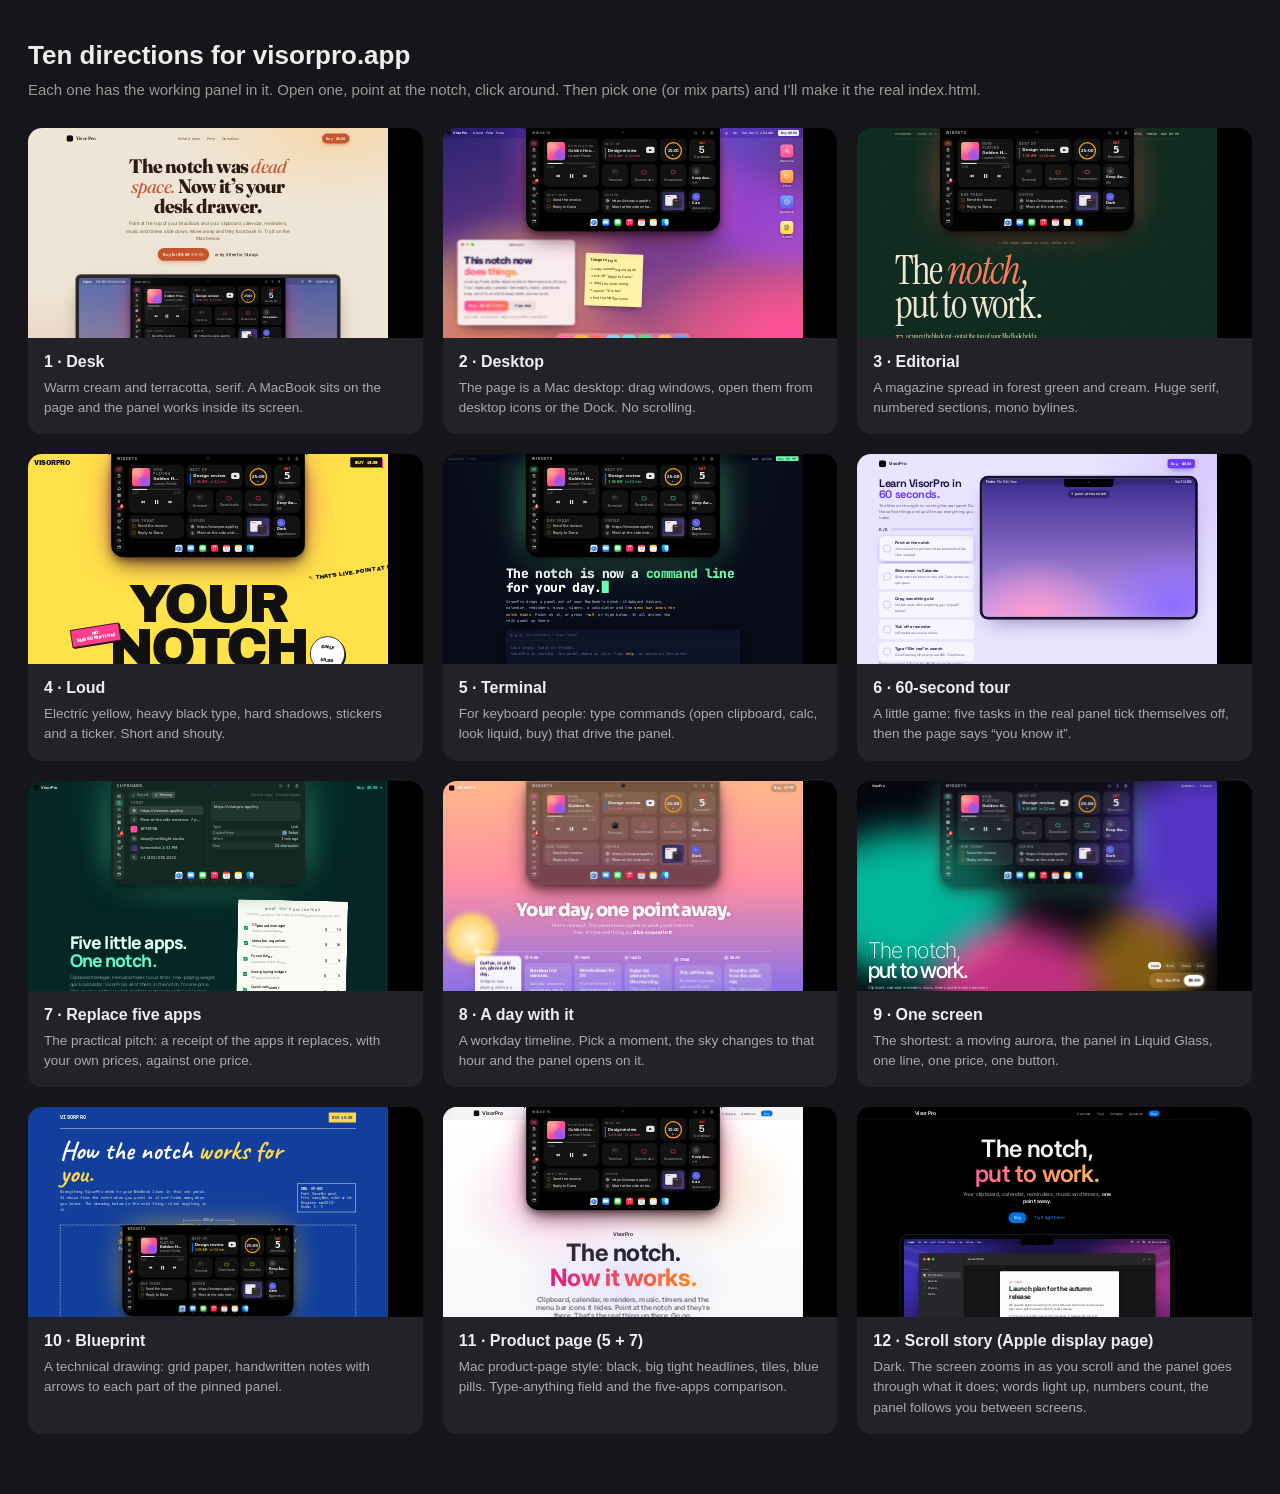
<file: variants.html>
<!doctype html>
<html lang="en">
<head>
<meta charset="utf-8">
<meta name="viewport" content="width=device-width, initial-scale=1">
<title>VisorPro — site variants</title>
<link rel="icon" href="assets/favicon.svg" type="image/svg+xml">
<style>
  /* Not part of the site: a page to compare the ten landing-page variants side by side. */
  * { box-sizing: border-box; }
  body { margin: 0; background: #16161a; color: #eee; font: 15px/1.5 -apple-system, BlinkMacSystemFont, Inter, sans-serif; padding: 36px 28px 60px; }
  h1 { font-size: 26px; margin: 0 0 4px; } p.sub { color: #999; margin: 0 0 26px; }
  .g { display: grid; grid-template-columns: repeat(auto-fill, minmax(330px, 1fr)); gap: 20px; }
  a.v { display: block; text-decoration: none; color: inherit; background: #222228; border-radius: 14px; overflow: hidden; transition: transform .15s; }
  a.v:hover { transform: translateY(-3px); }
  .f { position: relative; height: 210px; overflow: hidden; background: #000; }
  .f iframe { width: 1440px; height: 900px; border: 0; transform: scale(.25); transform-origin: 0 0; pointer-events: none; }
  .t { padding: 12px 16px 16px; } .t b { font-size: 16px; } .t span { display: block; color: #aaa; font-size: 13.5px; margin-top: 4px; }
</style>
</head>
<body>
<h1>Ten directions for visorpro.app</h1>
<p class="sub">Each one has the working panel in it. Open one, point at the notch, click around. Then pick one (or mix parts) and I’ll make it the real index.html.</p>
<div class="g" id="g"></div>
<script>
  const V = [
    ['Desk', 'Warm cream and terracotta, serif. A MacBook sits on the page and the panel works inside its screen.'],
    ['Desktop', 'The page is a Mac desktop: drag windows, open them from desktop icons or the Dock. No scrolling.'],
    ['Editorial', 'A magazine spread in forest green and cream. Huge serif, numbered sections, mono bylines.'],
    ['Loud', 'Electric yellow, heavy black type, hard shadows, stickers and a ticker. Short and shouty.'],
    ['Terminal', 'For keyboard people: type commands (open clipboard, calc, look liquid, buy) that drive the panel.'],
    ['60-second tour', 'A little game: five tasks in the real panel tick themselves off, then the page says “you know it”.'],
    ['Replace five apps', 'The practical pitch: a receipt of the apps it replaces, with your own prices, against one price.'],
    ['A day with it', 'A workday timeline. Pick a moment, the sky changes to that hour and the panel opens on it.'],
    ['One screen', 'The shortest: a moving aurora, the panel in Liquid Glass, one line, one price, one button.'],
    ['Blueprint', 'A technical drawing: grid paper, handwritten notes with arrows to each part of the pinned panel.'],
    ['Product page (5 + 7)', 'Mac product-page style: black, big tight headlines, tiles, blue pills. Type-anything field and the five-apps comparison.'],
    ['Scroll story (Apple display page)', 'Dark. The screen zooms in as you scroll and the panel goes through what it does; words light up, numbers count, the panel follows you between screens.'],
  ];
  document.getElementById('g').innerHTML = V.map(([n, d], i) => `<a class="v" href="v${i + 1}.html" target="_blank"><div class="f"><iframe src="v${i + 1}.html" loading="lazy" tabindex="-1" title="${n}"></iframe></div><div class="t"><b>${i + 1} · ${n}</b><span>${d}</span></div></a>`).join('');
</script>
</body>
</html>
</file>
<file: assets/site.css>
/* VisorPro site: light paper, notch black, one pink accent. */
:root {
  --paper: #fbfbf8; --paper2: #f3f2ec; --card: #ffffff; --ink: #111113; --ink2: #5c5c62; --ink3: #9a9aa0; --rule: rgba(17,17,19,.08);
  --pink: #e8467f; --light: linear-gradient(100deg, #ff4f9a 0%, #ff6b6b 45%, #ff9a3d 100%);
  --peach: linear-gradient(160deg, #fde4d6, #f7d6e4); --lilac: linear-gradient(160deg, #e7e2fb, #f4def0); --sky: linear-gradient(160deg, #dcebfb, #e9e4fb); --mint: linear-gradient(160deg, #dff3e6, #e6f0f8); --sand: linear-gradient(160deg, #f6ecd9, #f8e1d6);
  --head: "Inter Tight", "Inter", -apple-system, system-ui, sans-serif; --serif: "Instrument Serif", Georgia, serif; --body: "Inter", -apple-system, system-ui, sans-serif; --mono: "JetBrains Mono", ui-monospace, Menlo, monospace;
  /* names the checkout uses */
  --bg: var(--paper); --bg2: var(--paper2); --surface: var(--card); --surface2: #f1f0ea; --line: var(--rule); --line2: rgba(17,17,19,.16);
  --fg: var(--ink); --fg2: var(--ink2); --fg3: var(--ink3); --accent: #e8467f; --accent-fg: #fff; --good: #1f9d55; --warn: #b26a00; --bad: #d70015;
  --shadow: 0 1px 2px rgba(0,0,0,.04), 0 14px 34px -16px rgba(40,30,60,.2); --sans: var(--body); --display: var(--head);
  color-scheme: light;
}
:root[data-theme="dark"] { --paper: #0d0d0f; --paper2: #151518; --card: #18181b; --ink: #f4f4f2; --ink2: #b0b0b6; --ink3: #77777d; --rule: rgba(255,255,255,.1);
  --surface2: #202024; --line2: rgba(255,255,255,.18); --accent: #ff5c97; --good: #32d74b; --warn: #ffb340; --bad: #ff453a; color-scheme: dark }

* { box-sizing: border-box }
html { scroll-padding-top: 90px; -webkit-text-size-adjust: 100% }
body { margin: 0; background: var(--paper); color: var(--ink); font: 16px/1.55 var(--body); -webkit-font-smoothing: antialiased; overflow-x: hidden }
a { color: inherit } img, svg { max-width: 100% }
.i { width: 1em; height: 1em; display: inline-block; vertical-align: -0.14em; flex: none }
.wrap { max-width: 1180px; margin: 0 auto; padding: 0 max(20px, env(safe-area-inset-left)) }
:focus-visible { outline: 2px solid var(--pink); outline-offset: 2px }
kbd { font: 500 .78em var(--mono); background: var(--card); border: 1px solid var(--rule); border-bottom-width: 2px; border-radius: 6px; padding: 1px 6px; white-space: nowrap; color: var(--ink) }
h1, h2, h3 { font-family: var(--head); font-weight: 500; letter-spacing: -0.04em; margin: 0; text-wrap: balance; line-height: 1.02 }
h2 { font-size: clamp(36px, 5vw, 60px) }
h3 { font-size: clamp(26px, 3vw, 36px); letter-spacing: -0.035em }
em, .it { font-family: var(--serif); font-style: italic; font-weight: 400; letter-spacing: -0.01em }
.muted { color: var(--ink3) }
.lede { color: var(--ink2); font-size: clamp(16px, 1.6vw, 18px); margin: 16px 0 0; max-width: 52ch; text-wrap: pretty }
.center { text-align: center } .center .lede { margin-left: auto; margin-right: auto }
section { padding: 96px 0 }
section.tint { background: linear-gradient(#fbfbf8, #f1f3fa 30%, #f1f3fa 70%, #fbfbf8) }
.chip + h2, .chip + h1 { margin-top: 16px }
h2 + .lede, h3 + p { margin-top: 14px }
@media (max-width: 820px) { section { padding: 72px 0 } }
@media (max-width: 560px) { section { padding: 56px 0 } }
.chip { display: inline-flex; align-items: center; gap: 8px; font: 500 11.5px var(--mono); color: var(--ink2); background: var(--card); border: 1px solid var(--rule); border-radius: 99px; padding: 3px 10px 3px 3px }
.chip b { background: var(--ink); color: var(--paper); border-radius: 99px; padding: 2px 8px; font-weight: 600 }
.label { display: inline-flex; align-items: center; gap: 8px; font: 500 11.5px var(--mono); letter-spacing: .08em; text-transform: uppercase; color: var(--ink3); margin-bottom: 14px }
.label .sq { width: 18px; height: 18px; border-radius: 5px; background: #000; color: #fff; display: grid; place-items: center; font-size: 10.5px }
.ticks { list-style: none; padding: 0; margin: 22px 0 0; display: grid; gap: 9px; font-size: 15px; color: var(--ink2) }
.ticks li { display: flex; gap: 10px; align-items: flex-start } .ticks li::before { content: ""; flex: none; width: 17px; height: 17px; margin-top: 2px; border-radius: 50%; background: var(--ink) url("data:image/svg+xml,%3Csvg xmlns='http://www.w3.org/2000/svg' viewBox='0 0 24 24'%3E%3Cpath d='M6 12.5l4 4 8-9' fill='none' stroke='white' stroke-width='3' stroke-linecap='round' stroke-linejoin='round'/%3E%3C/svg%3E") center/11px no-repeat }

/* nav: a floating pill */
.nav { position: fixed; top: 14px; left: 50%; translate: -50% 0; z-index: 100; width: min(640px, calc(100% - 24px)); height: 48px; padding: 0 6px 0 14px; display: flex; align-items: center; gap: 18px;
  background: rgba(255,255,255,.72); backdrop-filter: blur(20px) saturate(1.8); -webkit-backdrop-filter: blur(20px) saturate(1.8); border: 1px solid rgba(17,17,19,.08); border-radius: 15px; box-shadow: 0 8px 30px -14px rgba(40,30,60,.25) }
:root[data-theme="dark"] .nav { background: rgba(24,24,27,.72) }
.nav .links { display: flex; gap: 20px; margin-left: auto; font-size: 13.5px }
.nav .links a { text-decoration: none; color: var(--ink2) } .nav .links a:hover { color: var(--ink) }
.nav .buy { margin-left: 6px; height: 36px; padding: 0 14px; border-radius: 10px; background: var(--ink); color: var(--paper); font: 600 13.5px var(--body); text-decoration: none; display: inline-flex; align-items: center; gap: 7px; white-space: nowrap }
.brand { display: inline-flex; align-items: center; gap: 8px; text-decoration: none; font: 650 16px var(--head); letter-spacing: -0.02em; color: var(--ink); white-space: nowrap }
.brand b { font-weight: 400 }
@media (max-width: 720px) { .nav .links { display: none } .nav .buy { margin-left: auto } }

/* buttons */
.btn { display: inline-flex; align-items: center; justify-content: center; gap: 9px; height: 46px; padding: 0 20px; border-radius: 12px; font: 600 15px var(--body); border: 0; cursor: pointer; white-space: nowrap; text-decoration: none; transition: transform .12s, filter .15s, background .15s }
.btn:active { transform: scale(.97) }
.btn.p { background: var(--ink); color: var(--paper); box-shadow: 0 8px 20px -10px rgba(0,0,0,.5) } .btn.p:hover { filter: brightness(1.3) }
.btn.s { background: var(--card); color: var(--ink); box-shadow: inset 0 0 0 1px var(--rule), 0 2px 6px -3px rgba(0,0,0,.12) } .btn.s:hover { background: var(--paper2) }
.btn.l { background: var(--light); color: #fff; box-shadow: inset 0 1px 0 rgba(255,255,255,.35), 0 10px 24px -12px rgba(232,70,127,.7) }
.btn.lg { height: 52px; padding: 0 24px; font-size: 16px } .btn.sm { height: 36px; padding: 0 14px; font-size: 14px }
.ctas { display: flex; gap: 10px; flex-wrap: wrap; justify-content: center; margin-top: 28px }
.facts { display: flex; flex-wrap: wrap; justify-content: center; gap: 6px 18px; margin-top: 16px; font: 12px var(--mono); color: var(--ink3) }
.facts span::before { content: "✓ "; color: var(--pink) }

/* ---------- the story / hero ---------- */
.story { position: relative; height: 520vh; padding: 0 }
.stick { position: sticky; top: 0; height: 100vh; height: 100svh; overflow: hidden; background: radial-gradient(80% 60% at 50% 0%, #fff, transparent 70%) }
.lines { position: absolute; left: 0; right: 0; top: max(96px, 12vh); text-align: center; z-index: 5; pointer-events: none }
.line { position: absolute; left: 0; right: 0; padding: 0 16px; opacity: 0; transform: translateY(18px); will-change: opacity, transform }
.line h1 { font-size: clamp(40px, 6.6vw, 96px); line-height: .98; letter-spacing: -0.05em; font-weight: 500; margin: 0 auto; max-width: 14ch }
.line h1 em { color: var(--pink) }
.line p { margin: 14px auto 0; color: var(--ink2); font-size: clamp(15px, 1.6vw, 18px); max-width: 44ch }
.line.final { top: -24px } .line.final .ctas, .line.final .chip { pointer-events: auto }
.line.final h1 { max-width: 16ch; font-size: clamp(34px, 5.4vw, 76px) }
.line.final p { margin-top: 10px }
.line.final .ctas { margin-top: 18px }
.notch-chip { display: inline-flex; align-items: center; gap: .18em; vertical-align: .06em; padding: .02em .28em .06em .18em; border-radius: .22em; background: #ffe1ec; box-shadow: 0 .08em .3em -.08em rgba(232,70,127,.45); transform: rotate(-2deg) }
.notch-chip i { width: .9em; height: .34em; background: #000; border-radius: 0 0 .14em .14em; display: inline-block; align-self: flex-start; margin-top: .14em }
.notch-chip em { color: var(--pink); font-size: .95em }
#hero-mac { position: absolute; inset: 0 }
#hero-mac .scr { box-shadow: 0 0 0 13px #0a0a0b, 0 0 0 14.5px #3a3a3e, 0 60px 140px -40px rgba(60, 40, 80, .4) }
.scroll-cue { position: absolute; left: 50%; bottom: 22px; translate: -50% 0; font: 11.5px var(--mono); color: var(--ink3); display: flex; flex-direction: column; align-items: center; gap: 6px; z-index: 6; transition: opacity .3s }
.scroll-cue i { width: 1.5px; height: 26px; background: linear-gradient(var(--ink3), transparent); animation: cue 1.6s ease-in-out infinite }
@keyframes cue { 0% { transform: scaleY(0); transform-origin: top } 50% { transform: scaleY(1); transform-origin: top } 51% { transform-origin: bottom } 100% { transform: scaleY(0); transform-origin: bottom } }
.measure { position: absolute; z-index: 4; pointer-events: none; font: 500 13px var(--mono); color: var(--pink); white-space: nowrap; opacity: 0; transition: opacity .3s }

/* works with */
.works { padding: 56px 0 0; text-align: center }
.works p { font: 12px var(--mono); color: var(--ink3); margin: 0 0 18px }
.apps { display: flex; justify-content: center; gap: clamp(14px, 3vw, 34px); flex-wrap: wrap }
.apps span { display: flex; align-items: center; gap: 9px; font-size: 14px; color: var(--ink2); padding: 8px 0 }
.apps img { width: 28px; height: 28px }

/* one notch block */
.block { border-radius: 28px; padding: clamp(36px, 6vw, 72px) clamp(20px, 5vw, 64px); background: var(--lilac); text-align: center; position: relative; overflow: hidden }
.block h2 { font-size: clamp(38px, 6vw, 72px) }
.mini-rail { display: flex; gap: 12px; justify-content: center; flex-wrap: wrap; margin-top: 40px }
.block .lede { margin-left: auto; margin-right: auto }
.mr { width: 132px; padding: 16px 10px 14px; border-radius: 18px; background: rgba(255,255,255,.6); box-shadow: inset 0 0 0 1px rgba(255,255,255,.8), 0 10px 30px -16px rgba(60,40,90,.35); display: flex; flex-direction: column; align-items: center; gap: 6px; text-align: center }
.mr .ic { width: 46px; height: 46px; border-radius: 13px; background: #000; color: #f5f5f7; display: grid; place-items: center; font-size: 21px; box-shadow: 0 8px 18px -8px rgba(0,0,0,.6), inset 0 1px 0 rgba(255,255,255,.15); margin-bottom: 4px }
.mr .ic.acc { color: #ff5ca8 }
.mr b { font-size: 13.5px } .mr small { font-size: 11.5px; color: var(--ink2); line-height: 1.3 }

/* feature rows */
.frow { display: grid; grid-template-columns: minmax(0, 1.1fr) minmax(0, 1fr); gap: clamp(28px, 6vw, 80px); align-items: center; padding: 48px 0 }
.block + .frow { margin-top: 24px }
.frow.rev .fv { order: 2 }
.fv { border-radius: 28px; padding: clamp(20px, 3.4vw, 40px); background: var(--peach); position: relative; overflow: hidden; box-shadow: inset 0 0 0 1px rgba(255,255,255,.6) }
.fv .mac { filter: drop-shadow(0 24px 40px rgba(40,20,40,.3)) }
.ft p { color: var(--ink2); margin: 14px 0 0; max-width: 46ch }
@media (max-width: 860px) { .frow { grid-template-columns: 1fr } .frow.rev .fv { order: 0 } }
.mac.bare .scr { background: transparent !important; box-shadow: none !important; border-radius: 0 }
.mac.bare .mb { display: none }

.small4 { display: grid; grid-template-columns: repeat(4, minmax(0, 1fr)); gap: 14px; margin-top: 24px }
.sc4 { border-radius: 22px; background: var(--card); box-shadow: inset 0 0 0 1px var(--rule); padding: 16px 16px 0; overflow: hidden; display: flex; flex-direction: column }
.sc4 .label { margin-bottom: 4px } .sc4 b { font: 500 19px var(--head); letter-spacing: -0.02em }
.sc4 .scr4 { margin-top: 14px; height: 150px; border-radius: 14px 14px 0 0; background: #000; color: #f5f5f7; padding: 14px; font: 12px -apple-system, system-ui, sans-serif; position: relative; overflow: hidden }
.sc4 .scr4 .t { font-size: 9px; letter-spacing: .16em; color: #8e8e93; font-weight: 700; margin-bottom: 10px }
.sc4 .row { display: flex; align-items: center; gap: 8px; height: 22px; font-size: 12px }
.sc4 .ck { width: 12px; height: 12px; border-radius: 50%; border: 1.4px solid #0a84ff; flex: none } .sc4 .ck.f { background: #0a84ff }
.sc4 .ring { position: absolute; left: 50%; top: 52%; translate: -50% -50%; width: 92px; height: 92px }
.sc4 .ring b { position: absolute; inset: 0; display: grid; place-items: center; font: 700 17px -apple-system, system-ui; letter-spacing: 0 }
@media (max-width: 960px) { .small4 { grid-template-columns: repeat(2, minmax(0, 1fr)) } }

/* open it your way */
.ways { display: grid; grid-template-columns: minmax(0, 360px) minmax(0, 1fr); gap: 24px; margin-top: 48px; align-items: center }
.way-list { display: flex; flex-direction: column; gap: 8px }
.way { border: 0; min-height: 64px; text-align: left; cursor: pointer; display: flex; gap: 14px; align-items: center; padding: 14px 16px; border-radius: 14px; background: rgba(255,255,255,.55); box-shadow: inset 0 0 0 1px var(--rule); font: 600 15px var(--body); color: var(--ink); transition: background .2s, box-shadow .2s }
.way .k { width: 36px; height: 36px; border-radius: 10px; background: #000; color: #fff; display: grid; place-items: center; font-size: 16px; flex: none }
.way small { display: none; font-weight: 400; color: var(--ink2); font-size: 13.5px; margin-top: 2px }
.way.on { background: var(--card); box-shadow: inset 0 0 0 1.5px var(--ink), var(--shadow) } .way.on small { display: block }
.way-v { position: relative; border-radius: 28px; overflow: hidden; background: var(--sky); padding: 22px; box-shadow: inset 0 0 0 1px rgba(255,255,255,.6) }
.way-v .mac { border-radius: 14px; box-shadow: 0 30px 60px -30px rgba(30,30,80,.45) }
.keys { position: absolute; left: 50%; top: 62%; translate: -50% -50%; display: flex; gap: 8px; z-index: 50; opacity: 0; transition: opacity .25s; pointer-events: none }
.keys.on { opacity: 1 }
.keys span { min-width: 56px; height: 56px; padding: 0 12px; border-radius: 13px; background: rgba(255,255,255,.94); box-shadow: 0 4px 0 rgba(0,0,0,.15), 0 14px 30px -10px rgba(0,0,0,.35); display: grid; place-items: center; font: 600 26px -apple-system, system-ui; color: #111 }
@media (max-width: 860px) { .ways { grid-template-columns: 1fr } }

/* try it */
.stage { position: relative; margin-top: 48px; border-radius: 28px; overflow: hidden; box-shadow: 0 0 0 1px var(--rule), 0 40px 90px -40px rgba(60,40,80,.4) }
.dock-ctl { position: absolute; left: 50%; bottom: 14px; translate: -50% 0; z-index: 70; display: flex; align-items: center; gap: 10px; padding: 6px; border-radius: 14px; background: rgba(255,255,255,.7); backdrop-filter: blur(20px) saturate(1.6); -webkit-backdrop-filter: blur(20px) saturate(1.6); box-shadow: inset 0 0 0 1px rgba(255,255,255,.7), 0 10px 30px -10px rgba(0,0,0,.25); max-width: calc(100% - 24px) }
.pills { display: flex; gap: 2px }
.pills button { border: 0; background: none; cursor: pointer; height: 32px; padding: 0 12px; border-radius: 9px; font: 600 13px var(--body); color: #3b3b40; white-space: nowrap }
.pills button.on { background: #111113; color: #fff }
.dots { display: flex; gap: 6px; padding: 0 6px 0 10px; border-left: 1px solid rgba(0,0,0,.1) }
.dots button { width: 20px; height: 20px; border-radius: 50%; border: 0; cursor: pointer; background: var(--c); box-shadow: inset 0 0 0 1px rgba(0,0,0,.15) }
.dots button.on { box-shadow: 0 0 0 2px #fff, 0 0 0 3.5px var(--c) }
.howto { display: grid; grid-template-columns: repeat(4, minmax(0, 1fr)); gap: 22px; margin-top: 26px; font-size: 14.5px; color: var(--ink2) }
.howto b { display: block; color: var(--ink); font-size: 15px; margin: 6px 0 2px } .howto .i { color: var(--pink); font-size: 19px }
@media (max-width: 820px) { .howto { grid-template-columns: repeat(2, minmax(0, 1fr)) } }
@media (max-width: 700px) { .stage { overflow: visible; box-shadow: none } .stage .mac { border-radius: 20px; box-shadow: 0 0 0 1px var(--rule) } .dock-ctl { position: static; translate: none; margin: 12px auto 0; flex-wrap: wrap; justify-content: center; background: var(--card); box-shadow: inset 0 0 0 1px var(--rule) } .dots { border-left: 0 } }

/* tabs gallery */
.big13 { display: flex; align-items: flex-end; gap: 22px; justify-content: center; flex-wrap: wrap; margin-bottom: 32px }
.big13 .n { font: 300 clamp(110px, 16vw, 200px)/.8 var(--head); letter-spacing: -0.07em }
.big13 .s { font: 400 clamp(18px, 2vw, 26px)/1.25 var(--mono); color: var(--ink2); padding-bottom: 10px; text-align: left }
.big13 .s mark { display: inline-block; margin-top: 8px; background: var(--light); color: #fff; padding: 2px 12px; border-radius: 99px; font-size: .85em }
.gal { display: grid; grid-template-columns: repeat(auto-fill, minmax(208px, 1fr)); gap: 12px; margin-top: 48px }
.g { display: flex; gap: 12px; align-items: flex-start; padding: 16px; border-radius: 14px; background: var(--card); box-shadow: inset 0 0 0 1px var(--rule); transition: transform .15s, box-shadow .15s }
.g:hover { transform: translateY(-2px); box-shadow: inset 0 0 0 1px var(--rule), var(--shadow) }
.g .ic { width: 38px; height: 38px; border-radius: 10px; background: #000; color: #f5f5f7; display: grid; place-items: center; font-size: 17px; flex: none }
.g b { font-size: 14.5px; display: block } .g span { font-size: 13px; color: var(--ink2); line-height: 1.35; display: block; margin-top: 1px }

/* looks */
.looks { display: grid; grid-template-columns: repeat(2, minmax(0, 1fr)); gap: 16px; margin-top: 48px }
.lc { border-radius: 22px; overflow: hidden; background: var(--card); box-shadow: inset 0 0 0 1px var(--rule); cursor: pointer; transition: transform .2s }
.lc:hover { transform: translateY(-3px) }
.lc .cap { padding: 16px 20px 18px; display: flex; justify-content: space-between; align-items: baseline; gap: 12px }
.lc .cap b { font: 500 20px var(--head); letter-spacing: -0.02em } .lc .cap span { color: var(--ink2); font-size: 14px; text-align: right }
@media (max-width: 760px) { .looks { grid-template-columns: 1fr } }

/* compare */
.cmp { margin-top: 48px; border-radius: 28px; background: var(--sand); padding: clamp(18px, 4vw, 44px) }
.cmp-in { background: rgba(255,255,255,.7); border-radius: 20px; padding: 6px 18px; overflow-x: auto }
.cmp table { width: 100%; border-collapse: collapse; font-size: 14.5px }
@media (max-width: 600px) { .cmp table { font-size: 13px } .cmp th, .cmp td { padding: 11px 6px } .cmp td.us, .cmp th.us { width: 64px } .cmp-in { padding: 4px 8px } .cmp td:last-child, .cmp th:last-child { width: 78px } .cmp { padding: 12px } }
.cmp th, .cmp td { padding: 13px 10px; text-align: center; border-bottom: 1px solid var(--rule) }
.cmp tr:last-child td { border-bottom: 0 }
.cmp th { font: 500 11px var(--mono); letter-spacing: .08em; text-transform: uppercase; color: var(--ink3) }
.cmp td:first-child, .cmp th:first-child { text-align: left; color: var(--ink) }
.cmp .us { background: #111113; color: #fff; width: 140px } .cmp th.us { color: #fff; border-radius: 14px 14px 0 0 } .cmp tr:last-child .us { border-radius: 0 0 14px 14px }
.y, .n2 { width: 20px; height: 20px; border-radius: 50%; display: inline-grid; place-items: center; font-size: 11px }
.y { background: var(--light); color: #fff; width: 22px; height: 22px } .y .i { width: 13px; height: 13px; stroke-width: 3 } .n2 .i { width: 10px; height: 10px; stroke-width: 2.4 } .n2 { background: rgba(0,0,0,.06); color: var(--ink3) }
.cmp small { display: block; margin-top: 14px; color: var(--ink3); font-size: 12px }

/* pricing */
.plans { display: grid; grid-template-columns: repeat(2, minmax(0, 380px)); gap: 16px; justify-content: center; margin-top: 48px; align-items: stretch }
.plan { border-radius: 22px; background: var(--card); box-shadow: inset 0 0 0 1px var(--rule), var(--shadow); padding: 28px; display: flex; flex-direction: column; position: relative }
.plan.pro { box-shadow: inset 0 0 0 2px var(--pink), 0 30px 60px -30px rgba(232,70,127,.45) }
.plan .nm { font: 600 15px var(--body); display: flex; justify-content: space-between; align-items: center }
.plan .nm .chip b { background: var(--light) }
.plan .amt { display: flex; align-items: baseline; gap: 10px; margin: 16px 0 2px } .plan .amt b { font: 500 56px/1 var(--head); letter-spacing: -0.05em } .plan .amt s { color: var(--ink3); font-size: 18px }
.plan .per { color: var(--ink2); font-size: 14px }
.plan ul { margin: 22px 0 28px; align-content: start }
.plan .btn { margin-top: auto }
.plan .nm { min-height: 26px }
.macs button[disabled] { cursor: default }
.plan .btn { width: 100% }
.macs { display: flex; background: var(--paper2); border-radius: 10px; padding: 3px; gap: 2px; margin-top: 18px } .macs button { flex: 1 }
.macs button { border: 0; background: none; cursor: pointer; padding: 5px 12px; border-radius: 8px; font: 600 12.5px var(--body); color: var(--ink2) }
.macs button.on { background: var(--card); color: var(--ink); box-shadow: 0 1px 3px rgba(0,0,0,.12) }
.fine { text-align: center; color: var(--ink3); font-size: 13px; margin-top: 22px }
@media (max-width: 760px) { .plans { grid-template-columns: 1fr } }

/* privacy bento */
.bento { display: grid; grid-template-columns: 1.15fr 1fr 1fr; grid-template-rows: 1fr 1fr; gap: 14px; margin-top: 48px; min-height: 480px }
.bx { border-radius: 22px; padding: 24px; display: flex; flex-direction: column; justify-content: flex-end; box-shadow: inset 0 0 0 1px rgba(255,255,255,.6); position: relative; overflow: hidden }
.bx b { font: 500 21px var(--head); letter-spacing: -0.02em; display: block; margin-bottom: 6px } .bx span { color: var(--ink2); font-size: 14.5px }
.bx .ico { position: absolute; top: 22px; left: 22px; width: 52px; height: 52px; border-radius: 15px; background: #000; color: #fff; display: grid; place-items: center; font-size: 24px; box-shadow: 0 14px 26px -12px rgba(0,0,0,.6) }
.bx.big { grid-row: span 2; background: linear-gradient(180deg, #2a2440 0%, #5b4a7a 45%, #f0a8c4 100%); color: #fff }
.bx.big b { font-size: 30px; line-height: 1.05 } .bx.big span { color: rgba(255,255,255,.8) }
.bx.big .lock { position: absolute; left: 50%; top: 32%; translate: -50% -50%; width: 120px; height: 34px; background: #000; border-radius: 0 0 14px 14px; box-shadow: 0 0 60px 10px rgba(255,140,190,.5) }
@media (max-width: 900px) { .bento { grid-template-columns: 1fr 1fr; grid-template-rows: auto } .bx { min-height: 190px } .bx.big { grid-column: span 2; grid-row: auto; min-height: 300px } }
@media (max-width: 560px) { .bento { grid-template-columns: 1fr } .bx.big { grid-column: auto } }

/* closing */
.closing { border-radius: 28px; margin: 0 auto; text-align: center; padding: clamp(56px, 9vw, 110px) 20px; background: radial-gradient(60% 70% at 50% 110%, #ffc2d9, transparent 70%), radial-gradient(50% 60% at 15% 20%, #ffe0cc, transparent 70%), radial-gradient(50% 60% at 85% 20%, #dcd6ff, transparent 70%), #f8f1f6; position: relative; overflow: hidden }
.closing .icon { width: 84px; height: 84px; margin: 0 auto 26px; display: block; filter: drop-shadow(0 18px 30px rgba(0,0,0,.35)) }
.closing h2 { font-size: clamp(40px, 6.5vw, 82px) }
.closing .facts { margin-top: 18px }

/* faq */
.faqg { display: grid; grid-template-columns: minmax(0, 1fr) minmax(0, 1.5fr); gap: 50px; align-items: start }
.faqg h2 { font-size: clamp(40px, 5vw, 60px) }
.faq details { border-bottom: 1px solid var(--rule) }
.faq details:first-child { border-top: 1px solid var(--rule) }
.faq summary { list-style: none; cursor: pointer; padding: 18px 2px; font: 500 16px var(--body); display: flex; justify-content: space-between; gap: 16px; align-items: center }
.faq summary::-webkit-details-marker { display: none }
.faq summary::after { content: "+"; font-weight: 300; font-size: 22px; color: var(--ink3); transition: transform .2s; line-height: 1 }
.faq details[open] summary::after { transform: rotate(45deg) }
.faq details p { margin: 0 2px 20px; color: var(--ink2); font-size: 15px }
@media (max-width: 860px) { .faqg { grid-template-columns: 1fr; gap: 24px } }

/* footer */
.foot { padding: 72px 0 0; font-size: 14px; color: var(--ink2); border-top: 1px solid var(--rule); margin-top: 40px; overflow: hidden }
.fgrid { display: grid; grid-template-columns: 1.5fr repeat(5, minmax(0, 1fr)); gap: 28px }
.fgrid p { margin: 12px 0 18px; max-width: 30ch; line-height: 1.5 }
.fgrid h5 { margin: 0 0 12px; font: 600 13px var(--body); color: var(--ink) }
.fgrid ul { list-style: none; margin: 0; padding: 0; display: grid; gap: 8px }
.fgrid a { text-decoration: none; color: var(--ink2) } .fgrid a:hover { color: var(--ink) }
.badges { display: flex; flex-wrap: wrap; gap: 8px }
.bdg { display: inline-flex; flex-direction: column; justify-content: center; height: 34px; padding: 0 10px; border-radius: 7px; background: #111113; color: #fff; font: 600 11px var(--body); line-height: 1.1 }
.bdg small { font: 500 7.5px var(--mono); letter-spacing: .1em; text-transform: uppercase; color: #9a9aa0 }
.bdg.lt { background: var(--card); color: var(--ink); box-shadow: inset 0 0 0 1px var(--rule) }
.news { display: flex; gap: 8px; margin-top: 16px; max-width: 300px }
.news input { flex: 1; min-width: 0; height: 38px; border-radius: 10px; border: 1px solid var(--rule); background: var(--card); padding: 0 12px; font: 14px var(--body); color: var(--ink) }
.news button { height: 38px; padding: 0 14px; border-radius: 10px; border: 0; background: var(--ink); color: var(--paper); font: 600 13px var(--body); cursor: pointer }
.fbase { display: flex; justify-content: space-between; align-items: center; gap: 12px; flex-wrap: wrap; margin-top: 50px; padding: 20px 0; border-top: 1px solid var(--rule); font-size: 13px; color: var(--ink3) }
.fbase .soc { display: flex; gap: 14px } .fbase .soc a { color: var(--ink3); text-decoration: none } .fbase .soc a:hover { color: var(--ink) }
.status { display: inline-flex; align-items: center; gap: 7px } .status i { width: 7px; height: 7px; border-radius: 50%; background: #34c759; box-shadow: 0 0 0 3px rgba(52,199,89,.2) }
.giant { font: 600 clamp(80px, 21vw, 300px)/.8 var(--head); letter-spacing: -0.07em; text-align: center; color: transparent; background: linear-gradient(180deg, rgba(17,17,19,.08), rgba(17,17,19,0) 85%); -webkit-background-clip: text; background-clip: text; margin: 10px 0 -0.12em; user-select: none; white-space: nowrap }
@media (max-width: 960px) { .fgrid { grid-template-columns: repeat(3, minmax(0, 1fr)) } .fgrid > :first-child { grid-column: 1 / -1 } }
@media (max-width: 560px) { .fgrid { grid-template-columns: repeat(2, minmax(0, 1fr)) } }

/* used by the checkout */
.theme-sw { display: inline-flex; background: var(--surface2); border-radius: 99px; padding: 3px; gap: 2px; box-shadow: inset 0 0 0 1px var(--line) }
.theme-sw button { border: 0; background: none; width: 30px; height: 26px; border-radius: 99px; cursor: pointer; color: var(--fg2); display: grid; place-items: center }
.theme-sw button.on { background: var(--surface); color: var(--fg); box-shadow: 0 1px 2px rgba(0,0,0,.15) }

@media (max-height: 820px) { .line.final .facts { display: none } .line.final p { display: none } }
@media (max-height: 820px) and (max-width: 700px) { .line.final p { display: block } }

/* ---------- make it yours: the scroll tour ---------- */
section.show { height: 560vh; padding: 0 }
.show-stick { position: sticky; top: 0; height: 100vh; height: 100svh; display: flex; align-items: center; overflow: hidden }
.show-in { display: grid; grid-template-columns: minmax(0, .82fr) minmax(0, 1.18fr); gap: 48px; align-items: center; width: 100% }
.show-titles { position: relative; height: 290px; margin-top: 22px }
.show-titles .st { position: absolute; inset: 0; opacity: 0; transform: translateY(44px); transition: opacity .35s ease, transform .45s cubic-bezier(.2,.9,.25,1); pointer-events: none }
.show-titles .st.on { opacity: 1; transform: none }
.show-titles .st.past { transform: translateY(-44px) }
.show-titles h2 { font-size: clamp(40px, 5.6vw, 76px); line-height: .98 }
.show-titles h2 em { color: var(--pink) }
.show-titles p { margin: 16px 0 0; color: var(--ink2); font-size: 18px }
.show-bar { height: 3px; max-width: 320px; border-radius: 2px; background: var(--rule); overflow: hidden }
.show-bar i { display: block; height: 100%; width: 0; background: var(--light) }
.show-stage { border-radius: 28px; overflow: hidden; background: var(--wall); box-shadow: 0 0 0 1px var(--rule), 0 40px 90px -40px rgba(60,40,80,.4); transition: background .6s }
@media (max-width: 860px) {
  .show-stick { align-items: flex-start; padding-top: 88px }
  .show-in { grid-template-columns: 1fr; gap: 20px }
  .show-titles { height: 150px; margin-top: 14px }
  .show-titles h2 { font-size: clamp(34px, 9vw, 52px) }
  .show-titles p { font-size: 16px; margin-top: 10px }
}
@media (prefers-reduced-motion: reduce) { .show-titles .st { transition: opacity .2s } }

/* ---------- the maker's setup ---------- */
.mine { margin-top: 48px; border-radius: 28px; overflow: hidden; box-shadow: 0 0 0 1px var(--rule), 0 40px 90px -40px rgba(60,40,80,.4) }
.mine-notes { display: grid; grid-template-columns: repeat(5, minmax(0, 1fr)); gap: 12px; margin-top: 16px }
.mine-notes div { padding: 16px; border-radius: 14px; background: var(--card); box-shadow: inset 0 0 0 1px var(--rule); display: flex; flex-direction: column; gap: 2px; font-size: 14px; color: var(--ink2) }
.mine-notes .ic { width: 30px; height: 30px; border-radius: 9px; background: #000; color: #fff; display: grid; place-items: center; font-size: 15px; margin-bottom: 8px }
.mine-notes b { color: var(--ink); font-size: 14.5px }
@media (max-width: 860px) { .mine-notes { grid-template-columns: repeat(2, minmax(0, 1fr)) } }

/* ---------- the app's own pictures ---------- */
.fimg { display: block; width: 100%; height: auto; filter: drop-shadow(0 24px 40px rgba(40,20,40,.25)) }
.show-pics { position: relative; width: 100%; aspect-ratio: 1452 / 700 }
.show-pics .sp { position: absolute; left: 50%; top: 50%; translate: -50% -50%; max-width: 94%; max-height: 94%; opacity: 0; transform: scale(.985); transition: opacity .28s ease, transform .35s cubic-bezier(.2,.9,.25,1) }
.show-pics .sp.on { opacity: 1; transform: none }
.mine { background: radial-gradient(50% 60% at 30% 40%, #ffb0cf 0, transparent 70%), radial-gradient(45% 60% at 75% 60%, #ffcfa6 0, transparent 70%), linear-gradient(#fbe9ee, #f6e6dc); padding: clamp(16px, 4vw, 48px) }
.mine-img { display: block; width: 100%; max-width: 900px; height: auto; margin: 0 auto }

/* ---------- every feature, counted ---------- */
.breakdown { display: flex; flex-wrap: wrap; justify-content: center; align-items: baseline; gap: 10px 14px; margin-bottom: 40px; font-size: 15px; color: var(--ink2) }
.breakdown b { font: 500 22px var(--head); color: var(--ink); letter-spacing: -0.02em; margin-right: 4px }
.breakdown i { font-style: normal; color: var(--ink3) }
.breakdown .tot b { color: var(--pink) }
.flist { display: grid; gap: 28px; margin-top: 48px }
.fgrp h4 { margin: 0 0 12px; font: 600 15px var(--body); color: var(--ink) }
.fgrp h4 em { font-style: normal; font-family: var(--mono); font-size: 12px; color: var(--ink3); margin-left: 6px }
.chips { display: flex; flex-wrap: wrap; gap: 6px }
.chips span { font-size: 13px; padding: 6px 11px; border-radius: 10px; background: var(--card); box-shadow: inset 0 0 0 1px var(--rule); color: var(--ink2) }

@media (max-width: 700px) { .pills { flex-wrap: wrap; justify-content: center } .dock-ctl { max-width: 100% } }
</file>
<file: assets/panel.css>
/* The Mac screen and the VisorPro panel, drawn at the app's own sizes (1 px here = 1 pt in the app). */

.mac { position: relative; width: 100%; overflow: hidden; -webkit-user-select: none; user-select: none }
.scr { position: absolute; left: 0; top: 0; width: 1512px; height: 900px; transform-origin: 0 0; border-radius: 26px 26px 0 0;
  background: var(--wall); box-shadow: 0 0 0 13px #0a0a0b, 0 0 0 14.5px #3a3a3e, 0 40px 120px -30px rgba(40, 20, 30, .45);
  font-family: -apple-system, BlinkMacSystemFont, "SF Pro Text", "Inter", system-ui, sans-serif; -webkit-font-smoothing: antialiased; color: #f5f5f7; overflow: hidden; cursor: default }
.mac.flat .scr { border-radius: 0; box-shadow: none }
.scr * { box-sizing: border-box }
.scr button { font: inherit; color: inherit; background: none; border: 0; padding: 0; cursor: pointer }
.scr .i { width: 1em; height: 1em; display: block; flex: none }
:root { --wall: radial-gradient(42% 60% at 14% 18%, #ffd9c7 0, transparent 70%), radial-gradient(40% 55% at 86% 16%, #d9d3ff 0, transparent 70%), radial-gradient(60% 60% at 52% 92%, #ffc3dd 0, transparent 70%), radial-gradient(30% 40% at 60% 40%, #fff1e2 0, transparent 70%), linear-gradient(170deg, #f7efe9, #efe6f3) }

/* menu bar */
.mb { position: absolute; inset: 0 0 auto; height: 32px; display: flex; align-items: center; justify-content: space-between; padding: 0 18px; font-size: 13.5px; font-weight: 500; color: rgba(0,0,0,.86); background: rgba(255,255,255,.28); backdrop-filter: blur(20px) saturate(1.6); -webkit-backdrop-filter: blur(20px) saturate(1.6) }
.mb .l, .mb .r { display: flex; align-items: center; gap: 20px; white-space: nowrap }
.mb .l b { font-weight: 700 }
.mb .apple { font-size: 16px; width: 14px; text-align: center }
.mb .r { gap: 0; position: absolute; right: 18px; top: 0; height: 32px }
.mb .st { width: 28px; height: 32px; display: grid; place-items: center; font-size: 15px; transition: transform .5s cubic-bezier(.3,.8,.3,1), opacity .4s }
.mb .st.new { animation: mb-in .5s cubic-bezier(.3,.9,.3,1.2) }
@keyframes mb-in { from { transform: scale(.2); opacity: 0 } }
.mb .clock { width: 150px; text-align: right; font-variant-numeric: tabular-nums }

/* the camera housing */
.notch { position: absolute; top: 0; left: 663.5px; width: 185px; height: 32px; background: #000; border-radius: 0 0 11px 11px; z-index: 30 }
.notch .cam { position: absolute; left: 50%; top: 11px; width: 9px; height: 9px; margin-left: -4.5px; border-radius: 50%; background: radial-gradient(circle at 35% 35%, #20304d, #05070b 70%) }
.notch .ring { position: absolute; inset: -6px -10px; border-radius: 0 0 18px 18px; border: 1.5px dashed transparent; transition: border-color .3s }
.hot { position: absolute; top: 0; left: 638px; width: 236px; height: 36px; z-index: 31 }

.cursor { position: absolute; z-index: 60; width: 20px; height: 30px; left: 0; top: 0; pointer-events: none; transform: translate(var(--cx, -100px), var(--cy, -100px)); filter: drop-shadow(0 2px 3px rgba(0,0,0,.35)) }

/* ---------------- panel ---------------- */
.pn { --acc: #ff5ca8; --tile: #151517; --tile-line: rgba(255,255,255,.055); --rail: #0c0c0d; --rail-line: rgba(255,255,255,.1); --ear: #000;
  position: absolute; z-index: 20; left: 446px; top: 0; width: 620px; height: var(--ph, 254px); border-radius: 0 0 26px 26px; transform-origin: 50% 0;
  transform: scale(var(--sx, .298), var(--sy, .126)); opacity: var(--po, 0); pointer-events: none; color: #f5f5f7; font-size: 12px; line-height: 1.25 }
.pn.open { --sx: 1; --sy: 1; --po: 1; pointer-events: auto }
.pn.anim { transition: transform .5s cubic-bezier(.2,.95,.28,1.03), opacity .22s ease, height .45s cubic-bezier(.2,.9,.25,1) }
.pn.morph, .pn.morph .rail, .pn.morph .main { transition: height .45s cubic-bezier(.2,.9,.25,1), width .45s cubic-bezier(.2,.9,.25,1), left .45s cubic-bezier(.2,.9,.25,1) }
.pn.anim:not(.open) { transition: transform .3s cubic-bezier(.4,0,.6,1), opacity .25s ease .05s }
.pn .bg, .pn .glow, .pn .edge { position: absolute; inset: 0; border-radius: inherit; pointer-events: none }
.pn .bg { background: #000; box-shadow: 0 24px 50px -20px rgba(0,0,0,.55) }
.pn .glow, .pn .edge { display: none }
.pn .in { position: absolute; inset: 0; opacity: var(--ci, 1); transition: opacity .2s }
.pn:not(.open) .in { --ci: 0 }
.pn.open .in { transition: opacity .25s ease .16s }

/* looks */
.pn[data-look="tinted"] { --tile: color-mix(in srgb, var(--acc) 13%, #0d0d0e); --rail: color-mix(in srgb, var(--acc) 8%, #070707); --tile-line: color-mix(in srgb, var(--acc) 18%, transparent) }
.pn[data-look="tinted"] .bg { background: color-mix(in srgb, var(--acc) 7%, #000) }
.pn[data-look="liquid"] { --tile: rgba(255,255,255,.085); --tile-line: rgba(255,255,255,.14); --rail: rgba(0,0,0,.22); --rail-line: rgba(255,255,255,.16); --ear: transparent }
.pn[data-look="liquid"] .bg { background: rgba(18,16,22,.64); backdrop-filter: blur(26px) saturate(1.9) brightness(.8); -webkit-backdrop-filter: blur(26px) saturate(1.9) brightness(.8); box-shadow: inset 0 -1px 0 rgba(255,255,255,.35), inset 0 0 0 1px rgba(255,255,255,.12), 0 24px 50px -20px rgba(0,0,0,.4) }
.pn[data-look="fade"] { --tile: color-mix(in srgb, var(--acc) 20%, rgba(255,255,255,.04)); --tile-line: color-mix(in srgb, var(--acc) 30%, transparent); --rail: rgba(0,0,0,.35); --rail-line: rgba(255,255,255,.12) }
.pn[data-look="fade"] .bg { background: linear-gradient(#000 0, #000 16%, rgba(0,0,0,.72) 48%, rgba(10,5,10,.5)); backdrop-filter: blur(26px) saturate(1.7); -webkit-backdrop-filter: blur(26px) saturate(1.7) }
.pn[data-look="fade"] .glow { display: block; background: radial-gradient(90% 70% at 50% 118%, color-mix(in srgb, var(--acc) 80%, transparent), transparent 70%); opacity: .75 }
.pn[data-look="fade"] .edge { display: block; border: 1.5px solid var(--acc); border-top: 0; -webkit-mask: linear-gradient(transparent 0, transparent 14%, #000 45%); mask: linear-gradient(transparent 0, transparent 14%, #000 45%) }

/* header */
.hd { position: absolute; left: 0; right: 0; top: 0; height: 32px; display: flex; align-items: center; justify-content: space-between; padding: 0 16px 0 16px }
.ttl { display: flex; align-items: center; gap: 6px; font-size: 9.5px; font-weight: 700; letter-spacing: .2em; color: #8e8e93; text-transform: uppercase; white-space: nowrap }
.ttl .back { color: #8e8e93; font-size: 11px; display: none } .ttl .back.on { display: block }
.tools { display: flex; align-items: center; gap: 3px }
.tools button { width: 25px; height: 22px; display: grid; place-items: center; font-size: 12px; color: #e5e5ea; border-radius: 6px }
.tools button:hover { background: rgba(255,255,255,.08) }
.tools button.on { color: var(--acc) }
.msg { position: absolute; right: 124px; top: 0; height: 32px; display: flex; align-items: center; gap: 5px; font-size: 11px; font-weight: 600; color: #e5e5ea; opacity: 0; transform: translateY(-4px); transition: opacity .2s, transform .2s; white-space: nowrap }
.msg .i { font-size: 11px }
.msg.on { opacity: 1; transform: none }

/* tab bar */
.rail { position: absolute; left: 8px; top: 32px; bottom: 8.5px; width: var(--rail-w, 44px); border-radius: 14px; background: var(--rail); box-shadow: inset 0 0 0 1px var(--rail-line); display: flex; flex-direction: column; align-items: center; padding: 8px 0; gap: var(--tg, 5px); overflow: hidden }
.rail button { position: relative; width: var(--ti, 28px); height: var(--ti, 28px); flex: none; border-radius: 7px; display: flex; align-items: center; justify-content: center; gap: 7px; color: #d8d8dc; font-size: var(--tis, 13px); transition: transform .2s cubic-bezier(.3,.9,.3,1.3), background .15s }
.rail button:hover { color: #fff }
.rail button.on { background: color-mix(in srgb, var(--acc) 26%, #111); color: var(--acc) }
.rail .pv-day { width: 15px; height: 15px; border-radius: 3.5px; background: #f5f5f7; color: #111; font-size: 8.5px; font-weight: 700; display: flex; flex-direction: column; overflow: hidden; line-height: 1 }
.rail .pv-day::before { content: ""; height: 4px; background: #ff3b30; flex: none } .rail .pv-day span { flex: 1; display: grid; place-items: center }
.rail .pv-art { width: 16px; height: 16px; border-radius: 4px; background: var(--art) }
.rail .pbdg { position: absolute; top: -1px; right: -3px; width: 10px; height: 10px; border-radius: 50%; background: var(--acc); box-shadow: 0 0 0 1.5px #000; display: grid; place-items: center }
.rail .pbdg::after { content: ""; width: 3px; height: 3px; border-radius: 50%; background: #fff }
.rail .bars { position: absolute; top: 2px; right: -2px; display: flex; gap: 1px; align-items: flex-end; height: 7px }
.rail .bars i { width: 1.5px; background: var(--acc); border-radius: 1px; animation: eq .9s ease-in-out infinite } .rail .bars i:nth-child(2) { animation-delay: -.3s } .rail .bars i:nth-child(3) { animation-delay: -.6s }
@keyframes eq { 0%, 100% { height: 2px } 50% { height: 7px } }

/* content */
.main { position: absolute; left: calc(var(--rail-w, 44px) + 23px); right: 16px; top: 32px; bottom: 8.5px }
.rail .ti { position: relative; display: grid; place-items: center; flex: none }
.rail .tnm { display: none; font-size: 11px; font-weight: 600; white-space: nowrap; color: #f2f2f7 }
.pn.names .rail { align-items: stretch; padding: 8px 6px }
.pn.names .rail button { width: auto; justify-content: flex-start; padding: 0 8px; border-radius: 6px }
.pn.names .rail .tnm { display: block }
.pn.each .rail .ti { color: var(--tc) }
.pn.each .rail button.on .ti { color: var(--tc) }
.pn.each .rail button.on { background: color-mix(in srgb, var(--tc) 24%, #111) }
/* the shared top row: shortcuts with names, then apps */
.rsc { display: inline-flex; align-items: center; gap: 6px; height: 26px; padding: 0 9px; border-radius: 7px; background: #1c1c1e; font-size: 10.5px; font-weight: 600; color: #f2f2f7; white-space: nowrap; flex: none }
.rsc .i { font-size: 12px; color: var(--acc) }
.pn[data-look="liquid"] .rsc, .pn[data-look="fade"] .rsc { background: rgba(255,255,255,.08) }
.approw { overflow: hidden }
/* Shortcuts tab */
.scg { display: grid; grid-template-columns: repeat(7, minmax(0, 1fr)); gap: 6px }
.sct { height: 48px; border-radius: 10px; background: var(--tile); box-shadow: inset 0 0 0 1px var(--tile-line); display: flex; flex-direction: column; align-items: center; justify-content: center; gap: 4px; font-size: 9.5px; font-weight: 600; color: #e5e5ea; white-space: nowrap; overflow: hidden; padding: 0 4px }
.sct .i { font-size: 16px } .sct .acc { color: var(--acc) }
.sct:hover { filter: brightness(1.25) }
.pn.tall .sct { height: 58px }
.pn.tall .wg { height: 231px; grid-template-rows: repeat(2, 111px) }
/* a tab the site doesn't draw */
.empty { position: absolute; inset: 0; display: flex; flex-direction: column; align-items: center; justify-content: center; gap: 4px; color: #8e8e93; text-align: center }
.empty span { font-size: 22px; color: #c7c7cc } .empty b { color: #f2f2f7; font-size: 13px } .empty small { font-size: 11px }
.view { position: absolute; left: 0; right: 0; top: 0; bottom: 46px; overflow: hidden }
.main.row-top .view { top: 48.5px; bottom: 0 }
.view > .tab { position: absolute; inset: 0 }
.tab.in-b { animation: in-b .3s cubic-bezier(.2,.9,.25,1) both } .tab.in-t { animation: in-t .3s cubic-bezier(.2,.9,.25,1) both } .tab.in-z { animation: in-z .38s cubic-bezier(.2,.9,.25,1) both }
@keyframes in-b { from { transform: translateY(26px); opacity: 0 } } @keyframes in-t { from { transform: translateY(-26px); opacity: 0 } }
@keyframes in-z { from { transform: scale(.4); opacity: 0 } }
@media (prefers-reduced-motion: reduce) { .tab.in-b, .tab.in-t, .tab.in-z { animation: fadein .2s both } }
@keyframes fadein { from { opacity: 0 } }

.approw { position: absolute; left: 0; right: 0; bottom: 0; height: 46px; display: flex; align-items: center; justify-content: center; gap: 19px; border-top: 1px solid rgba(255,255,255,.1) }
.main.row-top .approw { top: 0; bottom: auto; height: 45.5px; border-top: 0; border-bottom: 1px solid rgba(255,255,255,.1) }
.app { position: relative; width: 23px; height: 23px; display: block }
.app img { width: 100%; height: 100%; display: block; filter: drop-shadow(0 1px 1.5px rgba(0,0,0,.35)); transition: transform .15s }
.app:hover img { transform: translateY(-2px) scale(1.1) }
.app.run::after { content: ""; position: absolute; left: 50%; bottom: -6px; width: 2.5px; height: 2.5px; margin-left: -1.25px; border-radius: 50%; background: #8e8e93 }
.approw .sep { width: 1px; height: 22px; background: rgba(255,255,255,.14) }
.approw .cust { width: 38px; height: 29px; border-radius: 8px; border: 1px dashed rgba(255,255,255,.32); display: grid; place-items: center; font-size: 13px; color: #fff }

.lbl { font-size: 9px; font-weight: 700; letter-spacing: .16em; text-transform: uppercase; color: #8e8e93 }
.gray { color: #8e8e93 } .tnum { font-variant-numeric: tabular-nums }
.scr .btn-j { display: inline-flex; align-items: center; gap: 7px; height: 19.5px; padding: 0 14px 0 11px; border-radius: 5px; background: #2c2c2e; font-size: 11px; font-weight: 700; color: #fff }
.btn-j .i { font-size: 11.5px }
.scr .btn-j:hover { background: #3a3a3c }

/* Widgets */
.wg { display: grid; grid-template-columns: repeat(6, minmax(0, 1fr)); grid-template-rows: repeat(2, 75px); gap: 9px; height: 159px }
.wt { position: relative; border-radius: 15px; background: var(--tile); box-shadow: inset 0 0 0 1px var(--tile-line); padding: 10px 11px; overflow: hidden; cursor: pointer; transition: transform .15s; display: flex; flex-direction: column }
.wt:hover { transform: scale(1.02) }
.pn[data-look="liquid"] .wt, .pn[data-look="fade"] .wt { box-shadow: inset 0 1px 0 rgba(255,255,255,.12), inset 0 0 0 1px var(--tile-line) }
.wt.np { grid-column: span 2; grid-row: span 2; padding: 12px }
.wt.nx { grid-column: span 2 }
.wt.sc { align-items: center; justify-content: center; text-align: center; gap: 7px; font-size: 11px; color: #d1d1d6 }
.wt.sc .i { font-size: 21px }
.np .art { width: 76px; height: 76px; border-radius: 9px; background: var(--art); box-shadow: 0 8px 18px -8px rgba(0,0,0,.7) }
.np .t { font-size: 12.5px; font-weight: 700; margin-top: 10px; white-space: nowrap; overflow: hidden; text-overflow: ellipsis }
.np .a { font-size: 10.5px; color: #8e8e93 }
.np .ctl { position: absolute; right: 12px; bottom: 12px; display: flex; gap: 10px; font-size: 13px }
.np .src { position: absolute; right: 12px; top: 12px; width: 16px; height: 16px }
.nx .row { display: flex; align-items: center; gap: 8px; margin-top: 9px }
.nx .bar { width: 2.5px; align-self: stretch; border-radius: 2px; background: #0a84ff }
.nx .t { font-size: 12.5px; font-weight: 700 } .nx .s { font-size: 10.5px; color: #8e8e93; white-space: nowrap }
.nx .cam { position: absolute; right: 11px; top: 28px; width: 34px; height: 17px; border-radius: 5px; background: #2c2c2e; display: grid; place-items: center; font-size: 11px }
.wt.ring { align-items: center; justify-content: center; padding: 6px }
.wt.ring > svg { width: 58px; height: 58px }
.wt.ring .tm { position: absolute; inset: 0; display: flex; flex-direction: column; align-items: center; justify-content: center; font-size: 12.5px; font-weight: 700; gap: 2px }
.wt.ring .tm .i { font-size: 8px; color: #c7c7cc }
.wt.day { align-items: center; justify-content: center; gap: 1px }
.wt.day .w { font-size: 9.5px; font-weight: 700; color: #ff453a; letter-spacing: .04em } .wt.day .d { font-size: 25px; font-weight: 700; line-height: 1 } .wt.day .m { font-size: 9.5px; color: #8e8e93 }
.wt.awake { justify-content: space-between; padding: 9px }
.wt.awake b { white-space: nowrap }
.wt.awake .bub { width: 24px; height: 24px; border-radius: 50%; background: #3a3a3c; display: grid; place-items: center; font-size: 12px; transition: background .2s }
.wt.awake.on .bub { background: var(--acc) }
.wt.awake b { font-size: 11px; display: block } .wt.awake small { font-size: 10px; color: #8e8e93 }

/* Today */
.today { position: absolute; inset: 0 }
.today .soon { display: flex; align-items: center; gap: 6px; margin-top: 3px; font-size: 11.5px; font-weight: 500; color: #aeaeb2 }
.today .soon i { width: 2.5px; height: 11px; border-radius: 2px; background: #0a84ff }
.today h3 { margin: 4px 0 2px; font-size: 16.5px; font-weight: 700; letter-spacing: -0.01em }
.today .when { font-size: 11px; color: #8e8e93; margin-bottom: 10px }
.today .due { position: absolute; left: 276px; top: 4px; right: 0 }
.due .dit { display: flex; align-items: center; gap: 9px; height: 22px; font-size: 12px; cursor: pointer }
.due .ck { width: 12px; height: 12px; border-radius: 50%; border: 1.4px solid #ff9f0a; flex: none; display: grid; place-items: center; transition: background .15s }
.due .ck .i { font-size: 8px; color: #000; opacity: 0 }
.due .dit.done .ck { background: #ff9f0a } .due .dit.done .ck .i { opacity: 1 } .due .dit.done span { color: #636366; text-decoration: line-through }
.due .dit.od span { color: #ff453a }

/* Search */
.srch { position: absolute; inset: 0 0 46px; z-index: 5; display: none; flex-direction: column; background: var(--srch, #000) }
.main.row-top .srch { inset: 0 }
.pn[data-look="tinted"] { --srch: color-mix(in srgb, var(--acc) 7%, #000) }
.pn[data-look="liquid"], .pn[data-look="fade"] { --srch: rgba(12,10,14,.92) }
.srch.on { display: flex; animation: fadein .15s }
.sfield { height: 36.5px; flex: none; border-radius: 10px; background: #111113; box-shadow: inset 0 0 0 1px rgba(255,255,255,.13); display: flex; align-items: center; gap: 10px; padding: 0 9px 0 12px; margin-top: 2.5px }
.pn[data-look="liquid"] .sfield, .pn[data-look="fade"] .sfield { background: rgba(0,0,0,.4) }
.sfield > .i { font-size: 14px; color: var(--acc) }
.sfield input { all: unset; flex: 1; font-size: 14px; font-weight: 500; color: #fff; -webkit-user-select: text; user-select: text; cursor: text }
.sfield input::placeholder { color: #636366 }
.sfield .x { font-size: 12px; color: #8e8e93 }
.key { font-size: 9.5px; font-weight: 700; color: #aeaeb2; background: #2c2c2e; border-radius: 4px; padding: 3px 6px; line-height: 1 }
.sres { flex: 1; min-height: 0; overflow: hidden; padding-top: 6px }
.sres .lbl { padding: 8px 9px 5px }
.ans { height: 41.5px; border-radius: 10px; background: #1c1c1e; display: flex; align-items: center; gap: 10px; padding: 0 11px; cursor: pointer }
.ans b { font-size: 20px; font-weight: 700; font-variant-numeric: tabular-nums } .ans span { font-size: 11px; color: #8e8e93; flex: 1 } .ans em { font-style: normal; font-size: 11px; color: #aeaeb2; font-weight: 600; display: flex; gap: 4px; align-items: center }
.sr { height: 28px; display: flex; align-items: center; gap: 9px; padding: 0 9px; border-radius: 8px; font-size: 12px; cursor: pointer }
.sr.sel { background: color-mix(in srgb, var(--acc) 28%, #161618) }
.sr .ri { width: 19px; height: 19px; border-radius: 5px; display: grid; place-items: center; font-size: 10.5px; color: #fff; background: var(--rc, #3a3a3c); flex: none }
.shints { position: absolute; right: 0; bottom: 6px; display: flex; gap: 12px; align-items: center; font-size: 10px; color: #8e8e93 }
.shints span { display: flex; gap: 4px; align-items: center }

/* Calendar */
.cal { position: absolute; inset: 0 }
.cal .top { display: flex; justify-content: space-between; align-items: center; height: 20px }
.cal .top b { font-size: 12px }
.cal .vs { display: flex; align-items: center; gap: 10px; font-size: 10.5px; color: #c7c7cc }
.cal .seg { display: flex; background: #1c1c1e; border-radius: 5px; padding: 1.5px; gap: 1px }
.cal .seg span { width: 15px; height: 12px; border-radius: 3.5px; display: grid; place-items: center; font-size: 8.5px }
.cal .seg span.on { background: #48484a }
.cal .more { color: var(--acc) }
.cal .l { position: absolute; left: 0; top: 30px; width: 262px }
.cal .l h3 { margin: 3px 0 4px; font-size: 15px; font-weight: 700 }
.cal .l .tm { display: flex; align-items: center; gap: 6px; font-size: 11.5px } .cal .l .tm i { width: 2.5px; height: 12px; border-radius: 2px; background: #0a84ff }
.cal .l .soonc { margin-top: 4px; font-size: 11.5px; font-weight: 700; color: var(--acc) }
.cal .l .loc { display: flex; align-items: center; gap: 6px; font-size: 11px; color: #aeaeb2; margin: 4px 0 9px }
.cal .div { position: absolute; left: 272px; top: 26px; bottom: 6px; width: 1px; background: rgba(255,255,255,.1) }
.cal .r { position: absolute; left: 286px; right: 0; top: 30px }
.cal .ev { display: flex; align-items: center; gap: 8px; height: 26px; font-size: 12px }
.cal .ev i { width: 2.5px; height: 14px; border-radius: 2px; background: var(--c) }
.cal .ev .t { width: 56px; font-size: 11px; color: #8e8e93; font-variant-numeric: tabular-nums }

/* Clipboard */
.clip .top { display: flex; justify-content: space-between; align-items: center; height: 20px; margin-bottom: 7px }
.segc { display: flex; background: #1c1c1e; border-radius: 6px; padding: 2px; gap: 2px }
.segc span { display: flex; align-items: center; gap: 4px; padding: 2px 9px; border-radius: 4.5px; font-size: 10.5px; font-weight: 600; color: #aeaeb2 }
.segc span .i { font-size: 9.5px }
.segc span.on { background: #3a3a3c; color: #fff }
.poc { display: flex; align-items: center; gap: 7px; font-size: 10.5px; color: #c7c7cc }
.sw { width: 24px; height: 14px; border-radius: 7px; background: #3a3a3c; position: relative; transition: background .2s; flex: none }
.sw::after { content: ""; position: absolute; left: 1.5px; top: 1.5px; width: 11px; height: 11px; border-radius: 50%; background: #fff; transition: transform .2s }
.sw.on { background: var(--acc) } .sw.on::after { transform: translateX(10px) }
.cr { display: flex; align-items: center; gap: 9px; height: 29px; padding: 0 7px; border-radius: 8px; cursor: pointer }
.cr:hover, .cr.sel { background: #1c1c1e }
.pn[data-look="liquid"] .cr:hover, .pn[data-look="fade"] .cr:hover { background: rgba(255,255,255,.08) }
.cr .ci { width: 20px; height: 20px; border-radius: 5px; background: #2c2c2e; display: grid; place-items: center; font-size: 10.5px; color: #d1d1d6; flex: none; overflow: hidden }
.cr .ci img { width: 100%; height: 100% }
.cr .ct { flex: 1; min-width: 0; font-size: 12px; white-space: nowrap; overflow: hidden; text-overflow: ellipsis }
.cr .cm { font-size: 10px; color: #8e8e93; white-space: nowrap }

/* Player */
.ply { position: absolute; inset: 0; display: flex; align-items: center; gap: 18px; padding: 0 6px }
.ply .art { width: 112px; height: 112px; border-radius: 10px; background: var(--art); flex: none; box-shadow: 0 14px 28px -12px rgba(0,0,0,.8); transition: transform .35s cubic-bezier(.3,.9,.3,1.2) }
.ply.paused .art { transform: scale(.92) }
.ply .meta { flex: 1; min-width: 0 }
.ply .src { display: flex; align-items: center; gap: 6px; font-size: 9px; font-weight: 700; letter-spacing: .14em; color: #8e8e93; text-transform: uppercase }
.ply .src img { width: 13px; height: 13px }
.ply .src .viz { display: flex; gap: 1.5px; align-items: flex-end; height: 9px; margin-left: auto }
.ply .src .viz i { width: 2px; background: var(--acc); border-radius: 1px; animation: eq 1s ease-in-out infinite } .ply.paused .viz i { animation: none; height: 2px }
.ply h3 { margin: 6px 0 1px; font-size: 16px; font-weight: 700; white-space: nowrap; overflow: hidden; text-overflow: ellipsis }
.ply .by { font-size: 11.5px; color: #8e8e93 }
.ply .bar { height: 3.5px; border-radius: 2px; background: rgba(255,255,255,.14); margin: 13px 0 4px; overflow: hidden; cursor: pointer }
.ply .bar i { display: block; height: 100%; background: #f5f5f7; border-radius: 2px; width: var(--p, 30%) }
.ply .times { display: flex; justify-content: space-between; font-size: 9.5px; color: #8e8e93; font-variant-numeric: tabular-nums }
.ply .ctl { display: flex; align-items: center; justify-content: center; gap: 20px; margin-top: 6px; font-size: 15px }
.ply .ctl .big { font-size: 22px }
.ply .ctl button:hover { color: var(--acc) }

/* peek */
.notch.peek { width: 380px; left: 566px; height: 34px; border-radius: 0 0 17px 17px; transition: width .4s cubic-bezier(.2,.9,.3,1.05), left .4s cubic-bezier(.2,.9,.3,1.05), height .4s }
.notch { transition: width .35s, left .35s, height .35s, border-radius .35s }
.notch .pk { position: absolute; inset: 0; display: flex; justify-content: space-between; align-items: center; padding: 0 14px; opacity: 0; transition: opacity .2s; font-size: 11.5px; font-weight: 600; white-space: nowrap }
.notch.peek .pk { opacity: 1; transition-delay: .2s }
.notch .pk .a { width: 22px; height: 22px; border-radius: 5px; background: var(--art) }
.notch .pk span { display: flex; align-items: center; gap: 8px } .notch .pk span:last-child { color: #8e8e93; font-weight: 500 }

/* the page's own styles must never reach inside the screen */
.scr em, .scr i, .scr b, .scr s { font-family: inherit; letter-spacing: inherit }
.scr em { font-style: normal }
/* cropped screens: no menu bar text cut in half, no corner ears */
.mac.flat .mb .l, .mac.flat .mb .r, .mac.bare .mb { display: none }
/* the panel on its own, floating on a card */
.mac.bare .notch, .mac.bare .hot { display: none }
.mac.bare .pn { border-radius: 14px 14px 26px 26px }
.mac.bare .pn .bg { box-shadow: none }
/* rows never squash icons; long names shorten the way the app shortens them */
.approw .app, .approw .sep, .approw .cust { flex: none }
.approw:has(.rsc) { gap: 8px }
.approw:has(.rsc) .sep { margin: 0 2px }
.rsc { padding: 0 7px 0 6px; gap: 5px; font-size: 10px }
.nx .t, .nx .s, .wt.awake b, .wt.sc, .np .t, .np .a { white-space: nowrap; overflow: hidden; text-overflow: ellipsis; max-width: 100% }
.nx .row > div { min-width: 0; padding-right: 40px }
.wt.awake > span:last-child { min-width: 0; display: block }
.sct .i { font-size: 18px }
.sct .nm { max-width: 100%; overflow: hidden; text-overflow: ellipsis; white-space: nowrap }
/* picture mode: the panel is the app's own picture */
.pn.shot { width: var(--iw, 680px); height: auto; border-radius: 0; left: 416px; filter: none }
.pn.shot .pimg { position: absolute; left: 0; top: 0; width: var(--iw, 680px); height: auto; display: block; -webkit-user-drag: none; user-select: none }
.pn.shot .pimg:first-child { position: relative }
.pn.shot .pimg.in-b { animation: shot-b .28s cubic-bezier(.2,.9,.25,1) both } .pn.shot .pimg.in-t { animation: shot-t .28s cubic-bezier(.2,.9,.25,1) both } .pn.shot .pimg.in-f { animation: fadein .22s ease both }
@keyframes shot-b { from { clip-path: inset(0 0 0 0); opacity: 0; transform: translateY(10px) } } @keyframes shot-t { from { opacity: 0; transform: translateY(-10px) } }
@media (prefers-reduced-motion: reduce) { .pn.shot .pimg.in-b, .pn.shot .pimg.in-t { animation: fadein .2s both } }
.peekimg { position: absolute; z-index: 32; top: 0; left: 596px; width: 320px; opacity: 0; transform: scale(.6, .4); transform-origin: 50% 0; transition: opacity .25s, transform .4s cubic-bezier(.2,.9,.3,1.1) }
.peekimg.on { opacity: 1; transform: none }
</file>
<file: assets/demo.css>
/* The working VisorPro panel that drops from the page's notch. Drawn at the app's own sizes
   (Regular width 620 pt, Tall), scaled with --s. Everything inside is made up and stays in the page. */

.vp {
  --acc: #ff4f9a;
  --acc-soft: rgba(255, 79, 154, .22);
  --panel: #000;
  --tile: rgba(255, 255, 255, .07);
  --tile-hi: rgba(255, 255, 255, .11);
  --line: rgba(255, 255, 255, .09);
  --t1: rgba(255, 255, 255, .94);
  --t2: rgba(255, 255, 255, .62);
  --t3: rgba(255, 255, 255, .4);
  --s: 1;
  position: fixed; top: 0; left: 50%; z-index: 60;
  width: 620px; height: 330px;
  transform: translateX(-50%) scale(var(--s)); transform-origin: 50% 0;
  pointer-events: none;
  font: 13px/1.3 -apple-system, BlinkMacSystemFont, "SF Pro Text", "Inter", system-ui, sans-serif;
  color: var(--t1);
  -webkit-font-smoothing: antialiased;
  letter-spacing: -.003em;
}
.vp * { box-sizing: border-box; }
/* Inside a frame on the page instead of the window's top edge: the frame needs position: relative. */
.vp.inline { position: absolute; z-index: 5; }
.vp button { font: inherit; color: inherit; background: none; border: 0; padding: 0; cursor: pointer; }
.vp input, .vp textarea { font: inherit; color: var(--t1); background: none; border: 0; outline: none; resize: none; }
.vp .i { width: 1em; height: 1em; display: block; }

/* The shape: the notch closed, the panel open. It grows out of the camera housing. */
.vp-shape {
  position: absolute; top: 0; left: 50%; transform: translateX(-50%);
  width: 185px; height: 32px;
  background: var(--panel);
  border-radius: 0 0 12px 12px;
  pointer-events: auto;
  transition: width .42s cubic-bezier(.2, .95, .22, 1.04), height .42s cubic-bezier(.2, .95, .22, 1.04),
              border-radius .42s, background .3s, box-shadow .42s;
  box-shadow: 0 0 0 rgba(0, 0, 0, 0);
}
.vp.open .vp-shape {
  width: 620px; height: 330px; border-radius: 0 0 40px 40px;
  box-shadow: 0 30px 60px -12px rgba(0, 0, 0, .6), 0 10px 22px rgba(0, 0, 0, .35), 0 0 120px -30px var(--acc);
}
.vp.reduce .vp-shape { transition-duration: .01s; }
/* The top corners flare out to meet the screen's edge, as the camera housing does. */
.vp-shape::before, .vp-shape::after {
  content: ""; position: absolute; top: 0; width: 7px; height: 7px;
  background: radial-gradient(circle at 0 100%, transparent 6.6px, var(--panel) 7px);
}
.vp-shape::before { left: -7px; transform: scaleX(-1); }
.vp-shape::after { right: -7px; }
.vp .cam { position: absolute; top: 10px; left: 50%; width: 9px; height: 9px; margin-left: -4.5px; border-radius: 50%;
  background: radial-gradient(circle at 40% 35%, #2c3a5c, #0b0f1c 60%); box-shadow: 0 0 0 1.5px #111; z-index: 3; }

.vp-in {
  position: absolute; top: 0; left: 50%; width: 620px; height: 330px; margin-left: -310px;
  opacity: 0; transition: opacity .18s; overflow: hidden; border-radius: 0 0 40px 40px;
}
/* The bottom corners follow the Dynamic Island's: large and continuous, not a plain circle. */
@supports (corner-shape: squircle) {
  .vp.open .vp-shape, .vp-in, .vp-clip { border-radius: 0 0 60px 60px; corner-shape: squircle; }
}
.vp.open .vp-in { opacity: 1; transition: opacity .28s .12s; }
.vp-clip { position: absolute; inset: 0; overflow: hidden; border-radius: inherit; }

/* Looks */
.vp[data-look="liquid"] { --panel: rgba(22, 22, 28, .58); --tile: rgba(255, 255, 255, .09); }
.vp[data-look="liquid"] .vp-shape { -webkit-backdrop-filter: blur(26px) saturate(1.7); backdrop-filter: blur(26px) saturate(1.7);
  outline: 1px solid rgba(255, 255, 255, .14); outline-offset: -1px; }
.vp[data-look="liquid"]:not(.open) .vp-shape { outline-color: transparent; background: #000; }
.vp[data-look="tinted"] { --panel: color-mix(in srgb, var(--acc) 14%, #070708); --tile: color-mix(in srgb, var(--acc) 10%, rgba(255,255,255,.06)); }
.vp[data-look="fade"] .vp-shape { background: linear-gradient(#000 0, #000 28px, color-mix(in srgb, var(--acc) 8%, rgba(18, 16, 22, .74)) 62%, color-mix(in srgb, var(--acc) 26%, rgba(18, 16, 22, .62)));
  -webkit-backdrop-filter: blur(24px) saturate(1.5); backdrop-filter: blur(24px) saturate(1.5); }
.vp[data-look="fade"]:not(.open) .vp-shape { background: #000; }
.vp[data-look="fade"] .vp-shape::before, .vp[data-look="fade"] .vp-shape::after { --panel: #000; }

/* Top row */
.vp-top { position: absolute; top: 0; left: 0; right: 0; height: 32px; display: flex; align-items: center; padding: 0 14px 0 18px; gap: 10px; }
.vp-title { font-size: 10.5px; font-weight: 600; letter-spacing: .16em; text-transform: uppercase; color: var(--t2); display: flex; align-items: center; gap: 6px; white-space: nowrap; }
.vp-back { width: 18px; height: 18px; display: grid; place-items: center; border-radius: 5px; color: var(--t2); font-size: 13px; }
.vp-back:hover { background: var(--tile-hi); color: var(--t1); }
.vp-toast { margin-left: auto; font-size: 11.5px; color: var(--t1); display: flex; align-items: center; gap: 5px; opacity: 0; transform: translateY(-3px); transition: .2s; white-space: nowrap; }
.vp-toast.on { opacity: 1; transform: none; }
.vp-toast .i { color: var(--acc); font-size: 12px; }
.vp-tools { display: flex; gap: 2px; margin-left: 8px; }
.vp-toast:not(.on) + .vp-tools { margin-left: auto; }
.vp-tools button { width: 24px; height: 22px; display: grid; place-items: center; border-radius: 6px; color: var(--t2); font-size: 14px; }
.vp-tools button:hover { background: var(--tile-hi); color: var(--t1); }
.vp-tools button.on { color: var(--acc); }

/* Tab rail: one rounded plate, the open tab a soft square of the colour. */
.vp-rail { position: absolute; left: 8px; top: 32px; bottom: 14px; width: 34px; border-radius: 17px;
  background: rgba(255, 255, 255, .055); display: flex; flex-direction: column; align-items: center; justify-content: center; gap: 2px; padding: 8px 0; }
.vp-tab { position: relative; width: 26px; height: 20px; border-radius: 7px; display: grid; place-items: center; color: var(--t3); font-size: 14px; transition: background .15s, color .15s, transform .15s; }
.vp-tab:hover { color: var(--t1); transform: scale(1.18); }
.vp-tab.on { background: var(--acc-soft); color: var(--acc); }
.vp-tab .badge { position: absolute; top: -3px; right: -2px; min-width: 13px; height: 13px; border-radius: 7px; background: #ff3b30; color: #fff;
  font-size: 8.5px; font-weight: 700; display: grid; place-items: center; padding: 0 3px; box-shadow: 0 0 0 1.5px var(--panel); }
.vp-tab .day { font-size: 10px; font-weight: 700; color: inherit; line-height: 1; position: relative; top: 1px; }
.vp-tab .dot { position: absolute; right: 1px; top: 1px; width: 5px; height: 5px; border-radius: 50%; background: var(--acc); }
.vp-tip { position: absolute; left: 48px; padding: 3px 8px; border-radius: 6px; background: rgba(40, 40, 46, .96); color: #fff; font-size: 11px;
  white-space: nowrap; pointer-events: none; opacity: 0; transform: translateX(-4px); transition: .12s; z-index: 5; box-shadow: 0 4px 12px rgba(0,0,0,.4); }
.vp-tip.on { opacity: 1; transform: none; }

/* Content and the app row */
.vp-body { position: absolute; left: 56px; right: 14px; top: 34px; height: 236px; }
.vp-view { position: absolute; inset: 0; }
.vp-view.enter { animation: vpIn .26s cubic-bezier(.2, .9, .3, 1); }
.vp-view.enter.up { animation-name: vpInUp; }
@keyframes vpIn { from { opacity: 0; transform: translateY(14px); } }
@keyframes vpInUp { from { opacity: 0; transform: translateY(-14px); } }
.vp-apps { position: absolute; left: 56px; right: 14px; bottom: 6px; height: 46px; border-top: 1px solid var(--line); display: flex; align-items: center; justify-content: center; gap: 10px; }
.vp-app { position: relative; width: 28px; height: 28px; transition: transform .15s; }
.vp-app img { width: 100%; height: 100%; display: block; }
.vp-app::after { content: ""; position: absolute; bottom: -6px; left: 50%; width: 3px; height: 3px; margin-left: -1.5px; border-radius: 50%; background: var(--t2); }
.vp-app:hover { transform: translateY(-2px) scale(1.12); }
.vp-sep { width: 1px; height: 22px; background: var(--line); margin: 0 2px; }

/* Shared pieces */
.vp .cap { font-size: 9.5px; font-weight: 600; letter-spacing: .14em; text-transform: uppercase; color: var(--t3); }
.vp .tile { background: var(--tile); border-radius: 14px; }
.vp .seg { display: inline-flex; padding: 2px; gap: 2px; border-radius: 8px; background: rgba(255,255,255,.06); }
.vp .seg button { height: 20px; padding: 0 9px; border-radius: 6px; font-size: 11.5px; font-weight: 500; color: var(--t2); display: inline-flex; align-items: center; gap: 5px; }
.vp .seg button .i { font-size: 11px; }
.vp .seg button.on { background: rgba(255,255,255,.13); color: var(--t1); }
.vp .btn { height: 24px; padding: 0 11px; border-radius: 7px; background: rgba(255,255,255,.12); font-size: 11.5px; font-weight: 500; display: inline-flex; align-items: center; gap: 6px; }
.vp .btn:hover { background: rgba(255,255,255,.18); }
.vp .btn.acc { background: var(--acc); color: #fff; }
.vp .row { display: flex; align-items: center; gap: 9px; padding: 5px 7px; border-radius: 8px; }
.vp .row:hover { background: rgba(255,255,255,.06); }
.vp .row.sel { background: rgba(255,255,255,.1); }
.vp .muted { color: var(--t2); }
.vp .dim { color: var(--t3); }
.vp .scroll { overflow: auto; scrollbar-width: none; -webkit-mask-image: linear-gradient(#000 calc(100% - 14px), transparent); mask-image: linear-gradient(#000 calc(100% - 14px), transparent); }
.vp .scroll::-webkit-scrollbar { display: none; }
.vp .badge-sq { width: 22px; height: 22px; border-radius: 6px; display: grid; place-items: center; font-size: 12px; flex: none; }

/* Widgets */
.vp .w-grid { position: absolute; inset: 0; display: grid; grid-template-columns: repeat(6, 1fr); grid-template-rows: repeat(3, 1fr); gap: 8px; }
.vp .w { position: relative; background: var(--tile); border-radius: 16px; padding: 10px; overflow: hidden; cursor: default; transition: background .15s, transform .15s; }
.vp .w:hover { background: var(--tile-hi); }
.vp .w.click { cursor: pointer; }
.vp .w .exp { position: absolute; top: 6px; right: 6px; width: 20px; height: 20px; border-radius: 50%; background: rgba(0,0,0,.4); display: grid; place-items: center; font-size: 9px; opacity: 0; transition: .15s; }
.vp .w:hover .exp { opacity: 1; }
.vp .w-np { grid-column: 1 / 3; grid-row: 1 / 3; display: flex; flex-direction: column; gap: 8px; padding: 11px; }
.vp .w-np .head { display: flex; gap: 10px; align-items: center; }
.vp .art { border-radius: 9px; flex: none; position: relative; overflow: hidden; box-shadow: 0 4px 12px rgba(0,0,0,.35); }
.vp .art::after { content: ""; position: absolute; inset: 0; background: radial-gradient(circle at 30% 25%, rgba(255,255,255,.35), transparent 45%); }
.vp .art i { position: absolute; border-radius: 50%; filter: blur(2px); }
.vp .w-np .t { font-weight: 600; font-size: 13px; white-space: nowrap; overflow: hidden; text-overflow: ellipsis; }
.vp .w-np .a { font-size: 11.5px; color: var(--t2); white-space: nowrap; overflow: hidden; text-overflow: ellipsis; }
.vp .bar { height: 4px; border-radius: 2px; background: rgba(255,255,255,.14); position: relative; overflow: hidden; }
.vp .bar i { position: absolute; inset: 0 auto 0 0; background: rgba(255,255,255,.85); border-radius: 2px; }
.vp .times { display: flex; justify-content: space-between; font-size: 10px; color: var(--t3); font-variant-numeric: tabular-nums; margin-top: 3px; }
.vp .ctrls { display: flex; justify-content: center; align-items: center; gap: 14px; font-size: 17px; }
.vp .ctrls button { width: 30px; height: 28px; border-radius: 50%; display: grid; place-items: center; }
.vp .ctrls button:hover { background: rgba(255,255,255,.1); }
.vp .ctrls .big { font-size: 21px; }
.vp .w-next { grid-column: 3 / 5; grid-row: 1; }
.vp .w-next .ev { display: flex; gap: 8px; margin-top: 7px; align-items: flex-start; }
.vp .w-next .ev i { width: 3px; align-self: stretch; border-radius: 2px; background: #0a84ff; }
.vp .w-next b { font-size: 13px; display: block; }
.vp .w-next .nsub { font-size: 11px; color: var(--acc); font-variant-numeric: tabular-nums; }
.vp .w-next .join { position: absolute; right: 9px; top: 26px; height: 20px; padding: 0 8px; border-radius: 6px; background: rgba(255,255,255,.9); color: #000; font-size: 11px; display: grid; place-items: center; }
.vp .w-focus { grid-column: 5; grid-row: 1; display: grid; place-items: center; }
.vp .ring { position: relative; width: 56px; height: 56px; }
.vp .ring svg { position: absolute; inset: 0; transform: rotate(-90deg); }
.vp .ring b { position: absolute; inset: 0; display: grid; place-items: center; font-size: 13px; font-variant-numeric: tabular-nums; }
.vp .ring .p { position: absolute; left: 0; right: 0; bottom: 9px; text-align: center; font-size: 7px; color: var(--t2); }
.vp .w-date { grid-column: 6; grid-row: 1; text-align: center; display: flex; flex-direction: column; justify-content: center; }
.vp .w-date .d { color: #ff453a; font-size: 10px; font-weight: 700; letter-spacing: .05em; }
.vp .w-date .n { font-size: 30px; font-weight: 600; line-height: 1.05; }
.vp .w-date .m { font-size: 10.5px; color: var(--t2); }
.vp .w-sc { display: flex; flex-direction: column; align-items: center; justify-content: center; gap: 6px; font-size: 11px; color: var(--t2); cursor: pointer; }
.vp .w-sc .ic { font-size: 19px; color: var(--acc); }
.vp .w-sc img { width: 24px; height: 24px; }
.vp .w-sw { cursor: pointer; display: flex; flex-direction: column; justify-content: space-between; }
.vp .w-sw .b { width: 26px; height: 26px; flex: none; border-radius: 50%; background: rgba(255,255,255,.12); display: grid; place-items: center; font-size: 13px; transition: .2s; }
.vp .w-sw.on .b { background: var(--c, #a2845e); }
.vp .w-sw b { font-size: 11px; display: block; white-space: nowrap; overflow: hidden; text-overflow: ellipsis; }
.vp .w-sw span { font-size: 10px; color: var(--t2); }
.vp .w-due { grid-column: 1 / 3; grid-row: 3; }
.vp .w-clip { grid-column: 3 / 5; grid-row: 3; }
.vp .w-cap { grid-column: 5; grid-row: 3; padding: 7px; }
.vp .w-cap .shot { width: 100%; height: 100%; border-radius: 9px; }
.vp .mini { display: flex; align-items: center; gap: 7px; font-size: 11.5px; margin-top: 5px; white-space: nowrap; overflow: hidden; }
.vp .mini .ck { width: 12px; height: 12px; border-radius: 50%; border: 1.5px solid #ff9f0a; flex: none; }

/* Clipboard */
.vp .cb-head { display: flex; align-items: center; gap: 8px; height: 22px; }
.vp .cb-cols { position: absolute; top: 30px; left: 0; right: 0; bottom: 0; display: grid; grid-template-columns: 44% 1px 1fr; gap: 10px; }
.vp .cb-list { padding-right: 2px; }
.vp .cb-list .row { padding: 4px 6px; font-size: 12px; }
.vp .cb-list .row span { white-space: nowrap; overflow: hidden; text-overflow: ellipsis; }
.vp .thumb { width: 22px; height: 22px; border-radius: 6px; flex: none; display: grid; place-items: center; font-size: 11px; background: rgba(255,255,255,.1); overflow: hidden; }
.vp .cb-div { background: var(--line); }
.vp .cb-detail .prev { border-radius: 8px; background: rgba(255,255,255,.06); padding: 9px; font-size: 12.5px; min-height: 64px; word-break: break-word; }
.vp .cb-detail .cb-facts { margin-top: 8px; font-size: 11px; }
.vp .cb-detail .cb-facts div { display: flex; justify-content: space-between; padding: 3px 7px; border-radius: 5px; }
.vp .cb-detail .cb-facts div:nth-child(even) { background: rgba(255,255,255,.05); }
.vp .cb-detail .cb-facts span:first-child { color: var(--t2); }
.vp .cb-saved { position: absolute; top: 30px; left: 0; right: 0; display: grid; grid-template-columns: 1fr 1fr; gap: 2px 10px; }
.vp .cb-saved .row { align-items: flex-start; }
.vp .cb-saved b { font-size: 12.5px; font-weight: 500; display: block; }
.vp .cb-saved small { font-size: 11px; color: var(--t2); display: block; white-space: nowrap; overflow: hidden; text-overflow: ellipsis; max-width: 200px; }

/* Captures and Shelf */
.vp .cap-row { position: absolute; top: 24px; left: 0; right: 0; display: flex; gap: 10px; align-items: flex-start; }
.vp .capt { cursor: pointer; text-align: center; font-size: 10px; color: var(--t2); }
.vp .capt .shot { position: relative; border-radius: 7px; outline: 1px solid rgba(255,255,255,.14); outline-offset: -1px; transition: .15s; }
.vp .capt.sel .shot { outline: 2px solid var(--acc); outline-offset: -2px; }
.vp .capt .tl { position: absolute; top: 5px; right: 5px; width: 15px; height: 15px; }
.vp .shot { background: linear-gradient(135deg, #2d2f48, #1a1b26); overflow: hidden; }
.vp .shot .win { position: absolute; border-radius: 4px; background: rgba(255,255,255,.9); box-shadow: 0 2px 6px rgba(0,0,0,.3); }
.vp .shot .win::before { content: ""; position: absolute; left: 4px; top: 4px; width: 14px; height: 3px; border-radius: 2px; background: radial-gradient(circle, #ff5f57 1.4px, transparent 1.6px) 0 0/5px 3px repeat-x; }
.vp .shelf-grid { position: absolute; top: 24px; left: 0; right: 0; bottom: 0; display: grid; grid-template-columns: repeat(auto-fill, minmax(84px, 1fr)); gap: 6px; align-content: start; }
.vp .file { text-align: center; padding: 6px 3px; border-radius: 8px; font-size: 10px; cursor: pointer; }
.vp .file:hover { background: rgba(255,255,255,.07); }
.vp .file.sel { background: color-mix(in srgb, var(--acc) 28%, transparent); }
.vp .file .fi { width: 46px; height: 54px; margin: 0 auto 4px; position: relative; border-radius: 4px; background: #f2f2f5; }
.vp .file .fi::after { content: attr(data-x); position: absolute; left: 0; right: 0; bottom: 8px; font-size: 8px; font-weight: 700; color: #fff; }
.vp .file .fi b { position: absolute; left: 4px; right: 4px; bottom: 6px; height: 12px; border-radius: 3px; background: var(--fc, #8e8e93); }
.vp .file span { display: block; white-space: nowrap; overflow: hidden; text-overflow: ellipsis; }
.vp .drop { position: absolute; inset: 0; border-radius: 12px; border: 1.5px dashed transparent; display: grid; place-items: center; font-weight: 600; color: var(--acc); opacity: 0; pointer-events: none; transition: .15s; }
.vp .drop.on { opacity: 1; background: color-mix(in srgb, var(--acc) 12%, transparent); border-color: color-mix(in srgb, var(--acc) 70%, transparent); }

/* Shortcuts */
.vp .sc-grid { position: absolute; inset: 0; display: grid; grid-template-columns: repeat(7, 1fr); grid-template-rows: repeat(3, 1fr); gap: 7px; }
.vp .sct { border-radius: 12px; background: var(--tile); display: flex; flex-direction: column; align-items: center; justify-content: center; gap: 6px; font-size: 10px; color: var(--t2); cursor: pointer; transition: .12s; }
.vp .sct:hover { background: var(--tile-hi); color: var(--t1); }
.vp .sct:active { transform: scale(.96); }
.vp .sct .ic { font-size: 19px; color: var(--acc); }
.vp .sct img { width: 24px; height: 24px; }
.vp .sct.empty { background: none; outline: 1px dashed rgba(255,255,255,.08); outline-offset: -1px; cursor: default; }

/* Calendar */
.vp .cal { position: absolute; inset: 0; display: grid; grid-template-columns: 1fr 1px 1fr; gap: 14px; }
.vp .cal h4 { margin: 4px 0 2px; font-size: 19px; font-weight: 700; }
.vp .cal .time { font-size: 12.5px; color: var(--t2); display: flex; align-items: center; gap: 7px; }
.vp .cal .time i { width: 3px; height: 14px; border-radius: 2px; background: #0a84ff; }
.vp .cal .cd { color: #ff453a; font-size: 12.5px; margin-top: 2px; font-variant-numeric: tabular-nums; }
.vp .cal .ev { display: grid; grid-template-columns: 3px 64px 1fr; gap: 8px; align-items: center; font-size: 12px; padding: 4px 0; }
.vp .cal .ev i { height: 16px; border-radius: 2px; }
.vp .cal .ev span { color: var(--t2); font-variant-numeric: tabular-nums; font-size: 11px; }

/* Reminders */
.vp .rem { position: absolute; inset: 0; display: grid; grid-template-columns: 150px 1px 1fr; gap: 12px; }
.vp .smart { display: grid; grid-template-columns: 1fr 1fr; gap: 5px; align-content: start; }
.vp .smart button { background: rgba(255,255,255,.08); border-radius: 10px; padding: 6px 7px; text-align: left; height: 50px; position: relative; }
.vp .smart button.on { background: #0a84ff; }
.vp .smart .si { width: 20px; height: 20px; border-radius: 50%; display: grid; place-items: center; font-size: 10px; color: #fff; }
.vp .smart b { position: absolute; right: 8px; top: 6px; font-size: 15px; }
.vp .smart span { display: block; font-size: 11px; font-weight: 600; margin-top: 4px; }
.vp .lists { margin-top: 8px; font-size: 12px; }
.vp .lists .row { padding: 4px 4px; }
.vp .lists .c { width: 18px; height: 18px; border-radius: 50%; display: grid; place-items: center; font-size: 9px; color: #fff; }
.vp .rl-head { display: flex; align-items: baseline; justify-content: space-between; }
.vp .rl-head h4 { margin: 0; font-size: 18px; font-weight: 700; color: #0a84ff; }
.vp .rl-head b { font-size: 18px; color: #0a84ff; }
.vp .task { display: flex; gap: 9px; padding: 6px 2px; border-bottom: 1px solid var(--line); align-items: flex-start; }
.vp .task .ck { width: 15px; height: 15px; border-radius: 50%; border: 1.5px solid rgba(255,255,255,.4); flex: none; margin-top: 1px; display: grid; place-items: center; transition: .2s; }
.vp .task .ck:hover { border-color: #fff; }
.vp .task.done .ck { background: #0a84ff; border-color: #0a84ff; }
.vp .task.done .ck::after { content: ""; width: 5px; height: 5px; border-radius: 50%; background: #fff; }
.vp .task.done .tt { color: var(--t3); }
.vp .task.going { animation: vpOut .45s .35s forwards; }
@keyframes vpOut { to { opacity: 0; height: 0; padding: 0; margin: 0; } }
.vp .task .tt { font-size: 12.5px; }
.vp .task small { display: block; font-size: 11px; color: var(--t2); }
.vp .task small .late { color: #ff453a; }
.vp .task small .ls { color: #ff9f0a; }
.vp .newrem { display: flex; gap: 9px; align-items: center; padding: 7px 2px; color: var(--t2); font-size: 12.5px; }
.vp .newrem .pl { width: 15px; height: 15px; border-radius: 50%; background: #0a84ff; color: #fff; display: grid; place-items: center; font-size: 11px; flex: none; }
.vp .newrem input { flex: 1; }

/* Notes */
.vp .notes { position: absolute; inset: 0; display: grid; grid-template-columns: 200px 1px 1fr; gap: 12px; }
.vp .note { padding: 6px 8px; border-radius: 8px; cursor: pointer; }
.vp .note.sel { background: rgba(255,255,255,.1); }
.vp .note b { display: block; font-size: 12.5px; white-space: nowrap; overflow: hidden; text-overflow: ellipsis; }
.vp .note small { font-size: 11px; color: var(--t2); white-space: nowrap; overflow: hidden; text-overflow: ellipsis; display: block; }
.vp .notes textarea { width: 100%; height: 205px; font-size: 13px; line-height: 1.45; }

/* Player */
.vp .pl { position: absolute; inset: 0; display: grid; grid-template-columns: 168px 1fr; gap: 18px; align-items: center; }
.vp .pl .t { font-size: 18px; font-weight: 700; }
.vp .pl .a { font-size: 13px; color: var(--t2); margin-top: 2px; }
.vp .pl .src { display: inline-flex; align-items: center; gap: 6px; font-size: 11px; color: var(--t3); margin-bottom: 8px; }
.vp .pl .src img { width: 14px; height: 14px; }
.vp .scrub { margin-top: 16px; height: 5px; border-radius: 3px; background: rgba(255,255,255,.16); position: relative; cursor: pointer; }
.vp .scrub i { position: absolute; inset: 0 auto 0 0; border-radius: 3px; background: #fff; }
.vp .scrub em { position: absolute; top: 50%; width: 11px; height: 11px; margin: -5.5px 0 0 -5.5px; border-radius: 50%; background: #fff; opacity: 0; transition: opacity .15s; }
.vp .scrub:hover em { opacity: 1; }
.vp .pl .ctrls { justify-content: flex-start; margin-top: 12px; gap: 18px; font-size: 20px; }
.vp .pl .ctrls .big { font-size: 26px; }

/* Translate */
.vp .tr { position: absolute; inset: 0; display: grid; grid-template-columns: 1fr 24px 1fr; gap: 8px; }
.vp .tr .pane { background: rgba(255,255,255,.06); border-radius: 12px; padding: 10px 12px; display: flex; flex-direction: column; }
.vp .tr .lang { font-size: 10px; font-weight: 700; letter-spacing: .12em; text-transform: uppercase; color: var(--t2); margin-bottom: 6px; cursor: pointer; }
.vp .tr textarea { flex: 1; font-size: 15px; }
.vp .tr .out { flex: 1; font-size: 15px; color: var(--t1); }
.vp .tr .out.wait { color: var(--t3); font-size: 12.5px; }
.vp .tr .chips { display: flex; flex-wrap: wrap; gap: 4px; }
.vp .tr .chips button { font-size: 10.5px; padding: 2px 7px; border-radius: 10px; background: rgba(255,255,255,.08); color: var(--t2); }
.vp .tr .swap { align-self: start; margin-top: 6px; color: var(--t2); font-size: 13px; }

/* Calculator */
.vp .calc { position: absolute; inset: 0; display: grid; grid-template-columns: 1fr 236px; gap: 14px; }
.vp .calc .in { height: 34px; border-radius: 9px; background: rgba(255,255,255,.07); display: flex; align-items: center; padding: 0 10px; }
.vp .calc .in input { flex: 1; font: 16px ui-monospace, "SF Mono", "JetBrains Mono", Menlo, monospace; }
.vp .calc .ans { font-size: 26px; font-weight: 600; margin-top: 8px; min-height: 34px; font-variant-numeric: tabular-nums; }
.vp .calc .ans small { font-size: 12px; color: var(--t3); font-weight: 400; margin-left: 6px; }
.vp .calc .ans.err { font-size: 12px; font-weight: 400; color: var(--t3); }
.vp .tape { margin-top: 6px; font-size: 12px; }
.vp .tape .row { justify-content: space-between; padding: 3px 6px; cursor: pointer; }
.vp .keys { display: grid; grid-template-columns: repeat(5, 1fr); gap: 5px; align-content: start; }
.vp .keys button { height: 30px; border-radius: 8px; background: rgba(255,255,255,.1); font-size: 13px; font-weight: 500; }
.vp .keys button:hover { background: rgba(255,255,255,.16); }
.vp .keys .op { color: var(--acc); }
.vp .keys .eq { background: var(--acc); color: #fff; }

/* Clock */
.vp .ck-parts { margin-bottom: 10px; }
.vp .pomo { display: grid; grid-template-columns: 136px 1fr; gap: 18px; align-items: start; }
.vp .pomo .ring { width: 132px; height: 132px; }
.vp .pomo .ring b { font-size: 31px; font-weight: 500; }
.vp .pomo .ring .p { bottom: auto; top: 32px; font-size: 9.5px; font-weight: 700; letter-spacing: .14em; color: #ff9f0a; }
.vp .pomo .go { display: flex; gap: 6px; }
.vp .pomo .go .btn.big { flex: 1; height: 30px; justify-content: center; background: #ff9f0a; color: #000; font-weight: 600; }
.vp .pomo .go .btn.big.run { background: rgba(255,159,10,.22); color: #ffb340; }
.vp .pomo .pomo-card { margin-top: 10px; background: rgba(255,255,255,.06); border-radius: 12px; padding: 9px 12px; font-size: 12px; display: flex; align-items: center; gap: 14px; }
.vp .pomo .pomo-card b { font-size: 20px; margin-right: 4px; }
.vp .weeks { display: flex; gap: 5px; align-items: flex-end; height: 22px; flex: 1; }
.vp .weeks i { flex: 1; border-radius: 2px; background: rgba(255,255,255,.14); }
.vp .weeks i.t { background: #ff9f0a; }
.vp .timers .row { justify-content: space-between; padding: 7px 9px; background: rgba(255,255,255,.05); margin-bottom: 4px; }
.vp .timers .row b { font-size: 20px; font-weight: 500; font-variant-numeric: tabular-nums; }
.vp .chiprow { display: flex; gap: 4px; margin-bottom: 8px; }
.vp .chiprow button { height: 24px; padding: 0 9px; border-radius: 12px; background: rgba(255,255,255,.08); font-size: 11.5px; font-weight: 500; }
.vp .chiprow button:hover { background: rgba(255,255,255,.14); }
.vp .sw-big { font-size: 46px; font-weight: 500; font-variant-numeric: tabular-nums; letter-spacing: -.01em; }

/* Menu bar */
.vp .mb-strip { display: flex; gap: 0; padding: 0 6px; height: 28px; align-items: center; border-radius: 9px; background: rgba(255,255,255,.08); outline: 1px solid rgba(255,255,255,.1); outline-offset: -1px; margin: 6px 0 10px; width: max-content; }
.vp .mb-strip button { width: 30px; height: 24px; border-radius: 5px; display: grid; place-items: center; font-size: 14px; color: rgba(255,255,255,.9); }
.vp .mb-strip button:hover { background: rgba(255,255,255,.16); }
.vp .status { display: grid; grid-template-columns: repeat(3, 1fr); gap: 6px; }
.vp .status button { display: flex; align-items: center; gap: 8px; text-align: left; padding: 7px 9px; border-radius: 12px; background: var(--tile); }
.vp .status button:hover { background: var(--tile-hi); }
.vp .status .c { width: 26px; height: 26px; border-radius: 50%; display: grid; place-items: center; font-size: 12px; background: rgba(255,255,255,.14); flex: none; transition: .2s; }
.vp .status .on .c { background: var(--c); }
.vp .status b { font-size: 11.5px; display: block; }
.vp .status span { font-size: 10px; color: var(--t2); }

/* Search */
.vp .srch-field { height: 38px; border-radius: 11px; background: rgba(255,255,255,.07); outline: 1px solid rgba(255,255,255,.09); outline-offset: -1px; display: flex; align-items: center; gap: 9px; padding: 0 12px; font-size: 15px; }
.vp .srch-field .i { color: var(--acc); font-size: 16px; }
.vp .srch-field input { flex: 1; font-size: 15px; }
.vp .kc { font: 600 10px ui-rounded, -apple-system, sans-serif; padding: 2px 5px; border-radius: 4px; background: rgba(255,255,255,.1); color: var(--t2); }
.vp .srch-res { margin-top: 8px; height: 186px; }
.vp .srch-res .cap { padding: 6px 9px 3px; display: block; }
.vp .srch-res .row { padding: 6px 9px; font-size: 13px; }
.vp .srch-res .row.sel { background: rgba(255,255,255,.1); }
.vp .srch-res .ansr { padding: 9px 12px; border-radius: 10px; background: rgba(255,255,255,.1); font-size: 13px; color: var(--t2); display: flex; align-items: baseline; gap: 8px; }
.vp .srch-res .ansr b { font-size: 24px; color: var(--t1); font-weight: 600; }
.vp .srch-hint { display: flex; flex-wrap: wrap; gap: 6px; margin-top: 10px; }
.vp .srch-hint button { font-size: 11.5px; padding: 3px 9px; border-radius: 12px; background: rgba(255,255,255,.07); color: var(--t2); }
.vp .srch-hint button:hover { color: var(--t1); background: rgba(255,255,255,.12); }

@media (prefers-reduced-motion: reduce) {
  .vp-shape, .vp-in, .vp-view.enter { transition: none !important; animation: none !important; }
}
</file>
